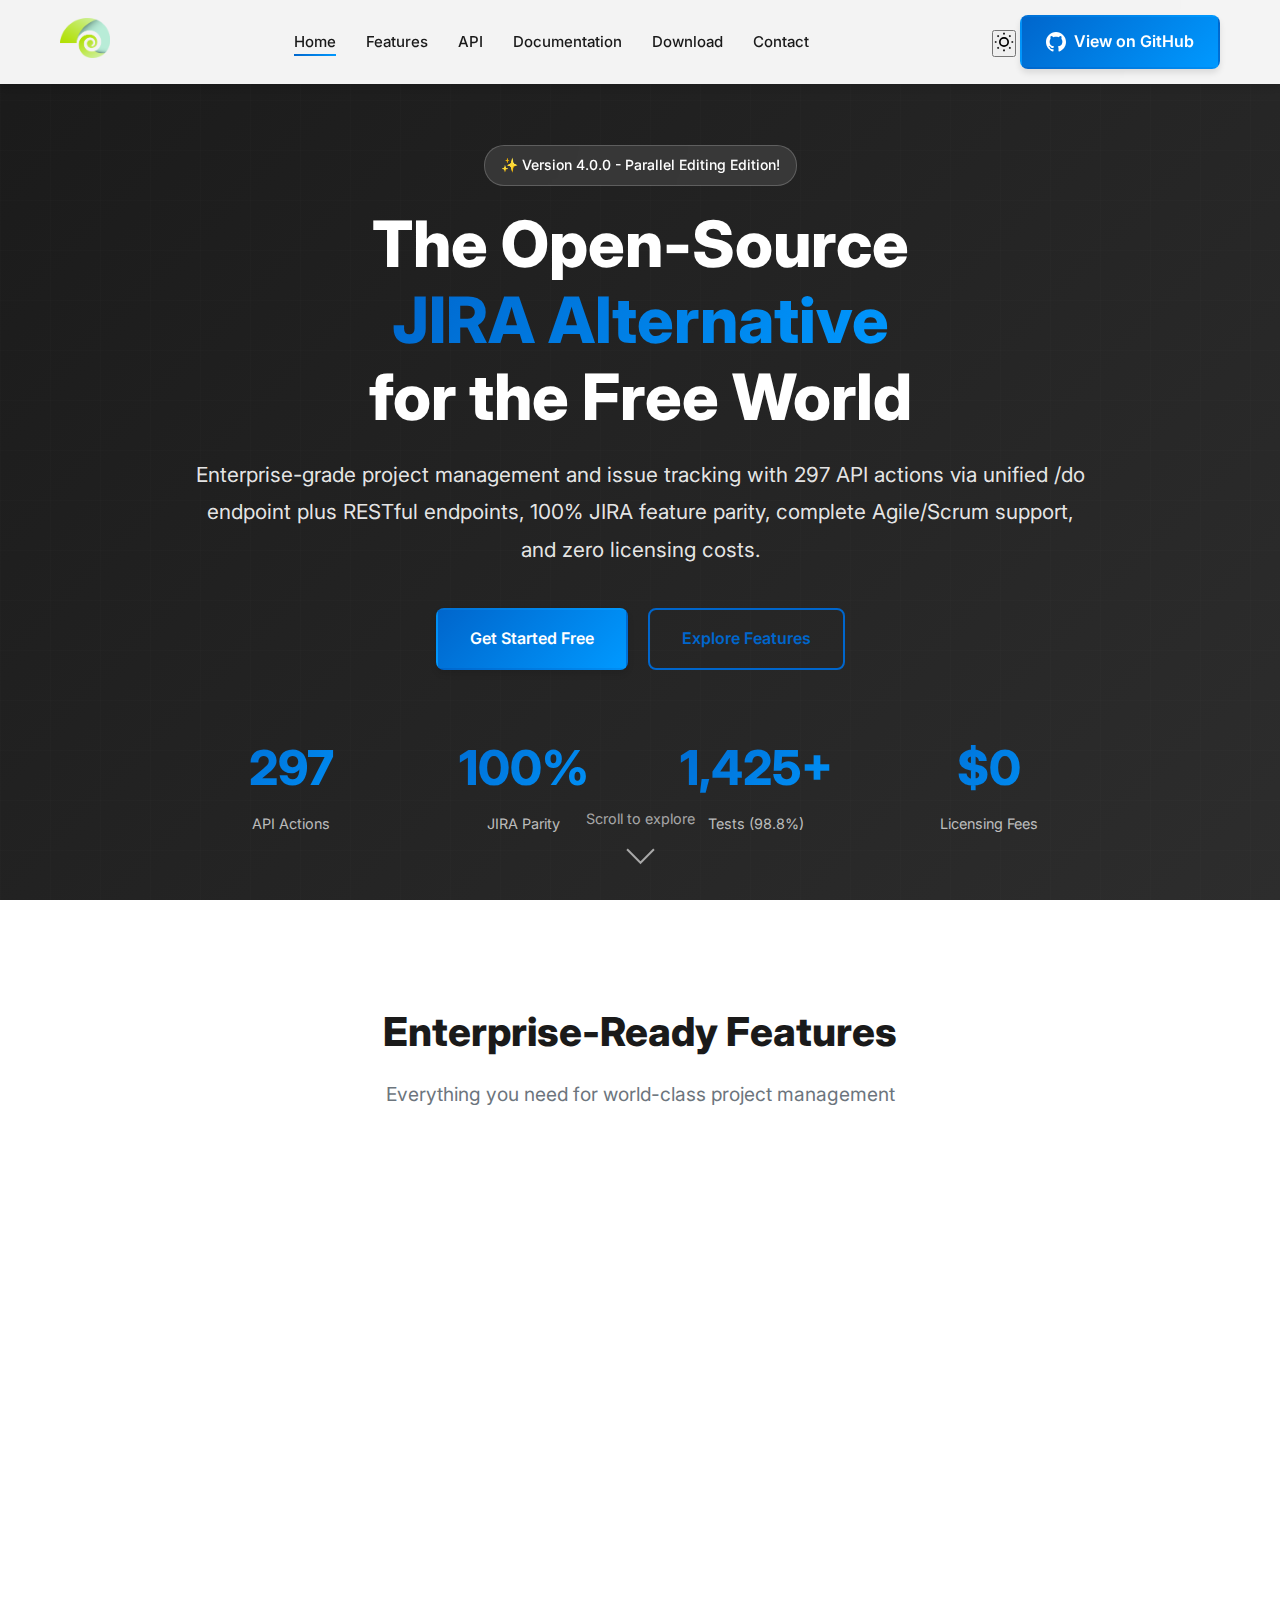
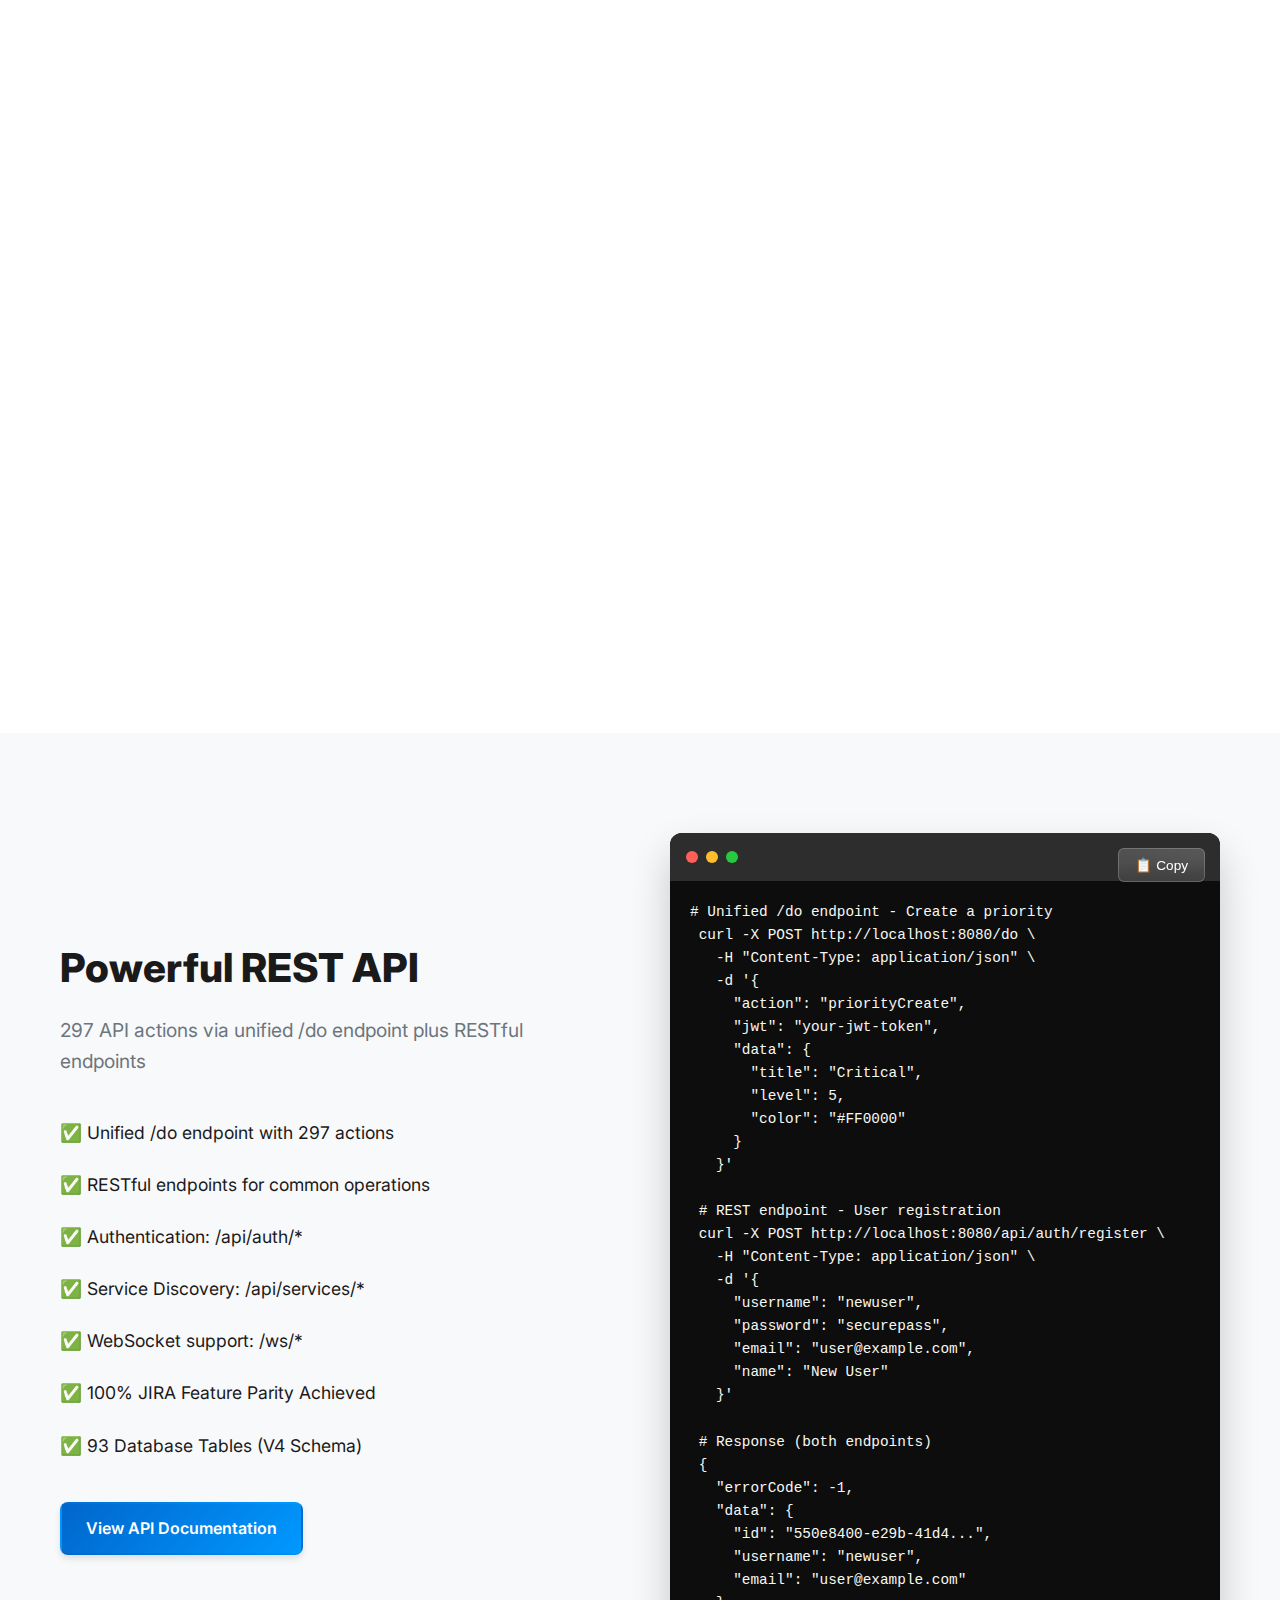
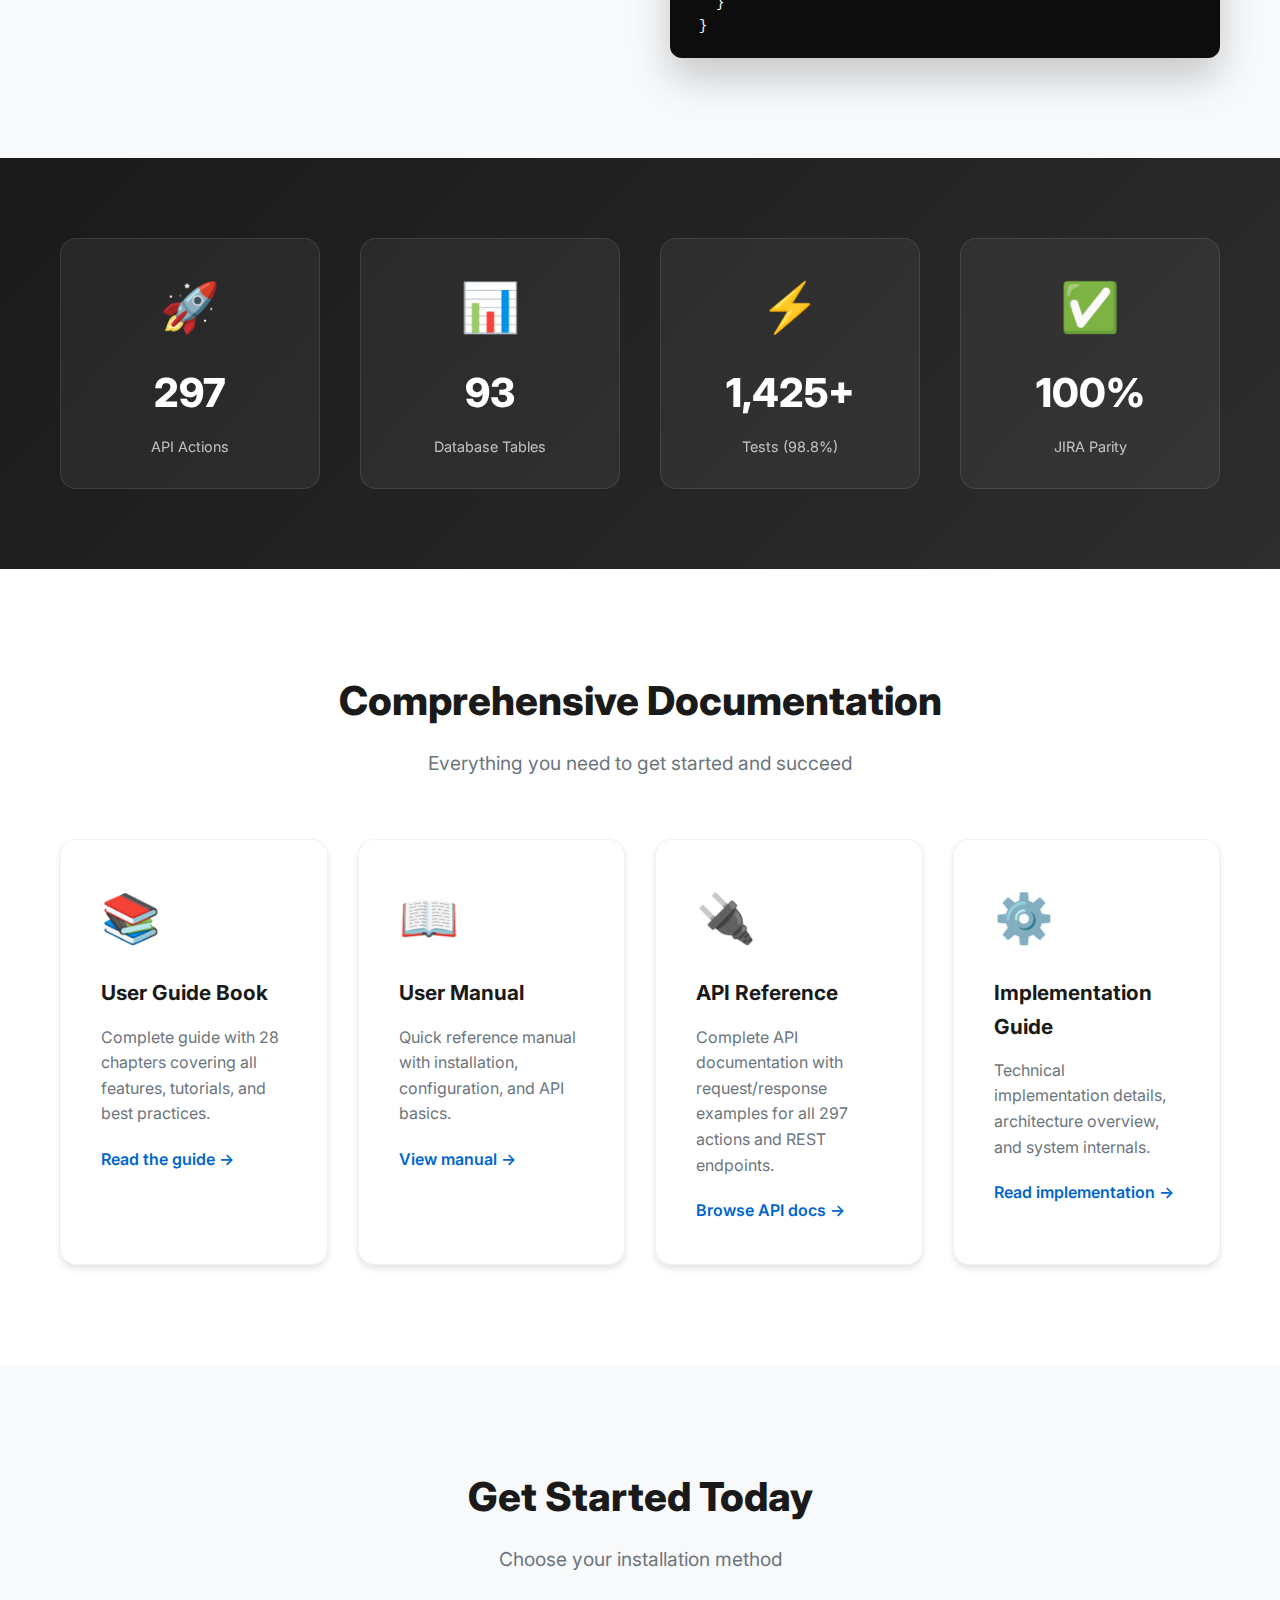
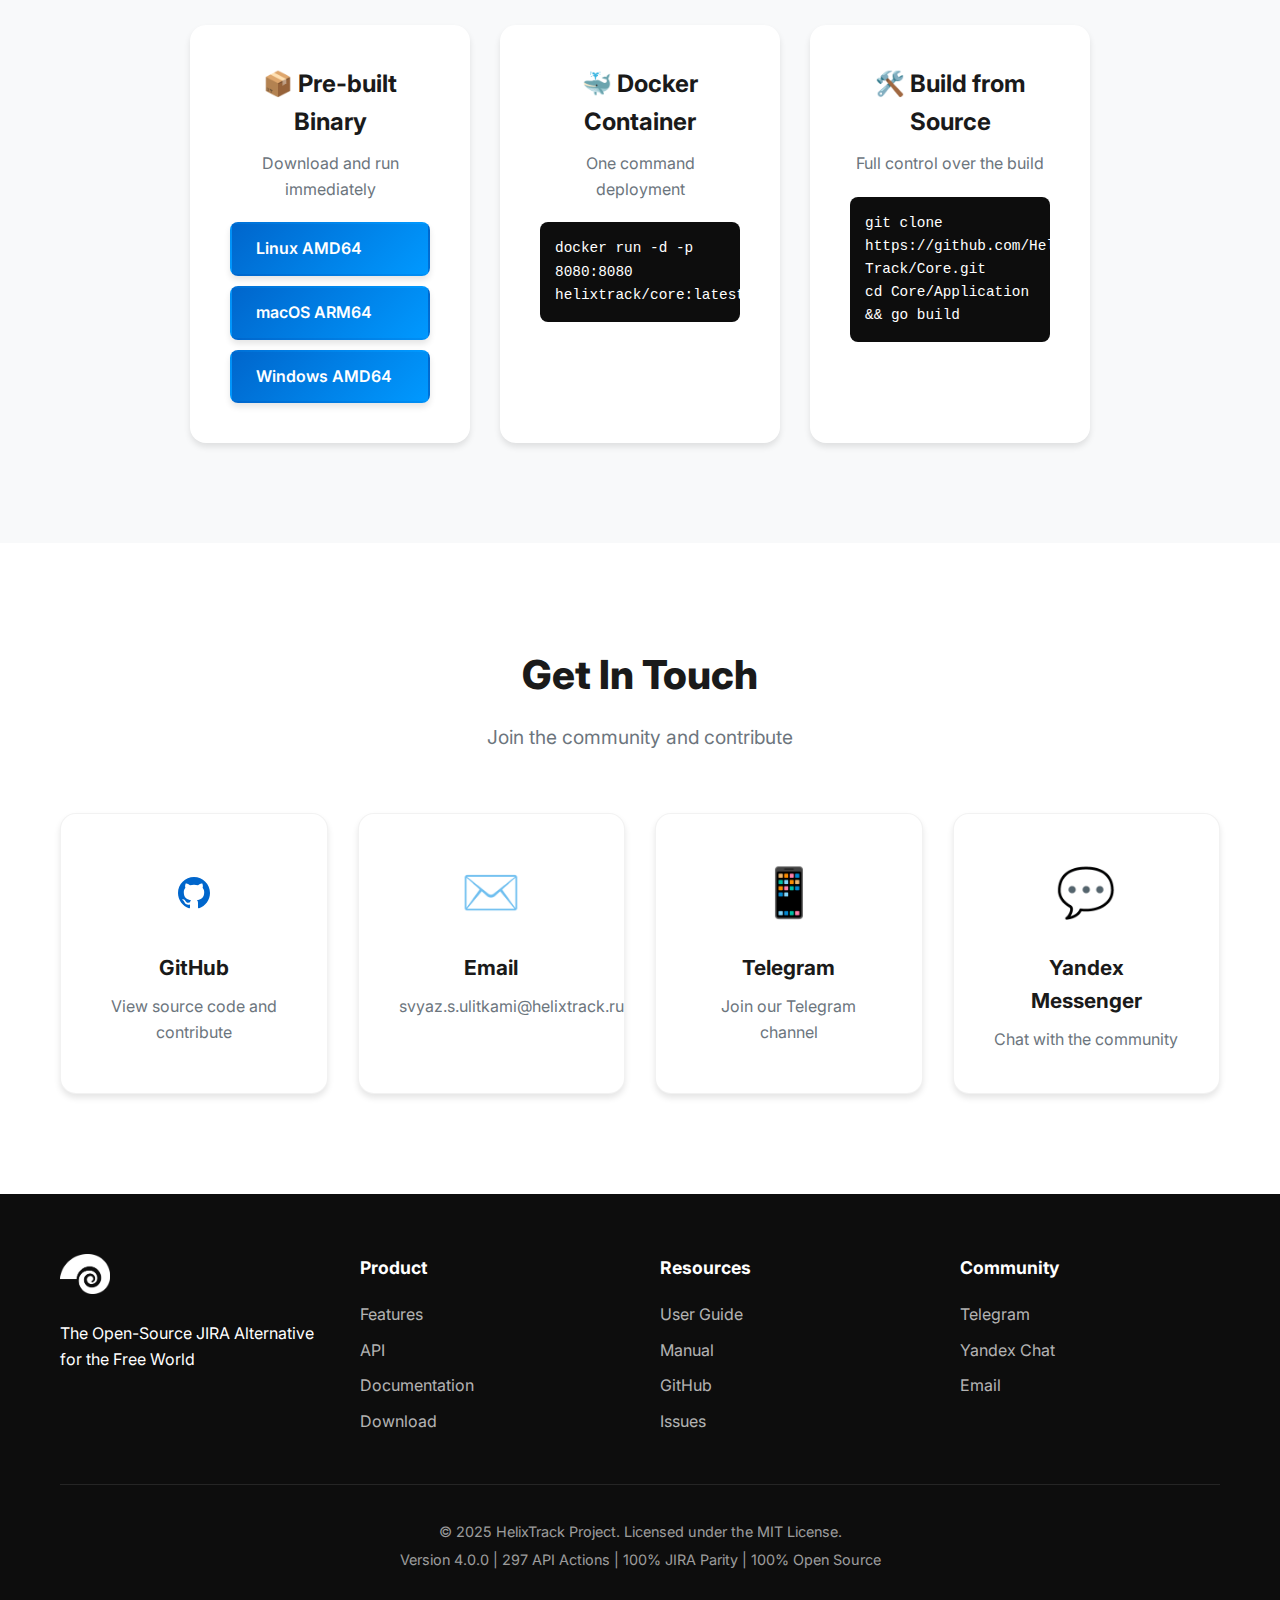
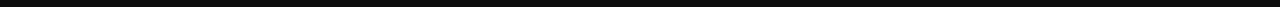
<file: docs/index.html>
<!DOCTYPE html>
<html lang="en">
<head>
    <meta charset="UTF-8">
    <meta name="viewport" content="width=device-width, initial-scale=1.0">
     <meta name="description" content="HelixTrack Core - The Open-Source JIRA Alternative for the Free World. 297 API actions via unified /do endpoint plus RESTful endpoints, 100% JIRA parity, full Agile/Scrum support, and enterprise-ready features.">
    <meta name="keywords" content="JIRA alternative, open source, project management, issue tracking, agile, scrum, free software">
    <meta name="author" content="HelixTrack Project">
    <title>HelixTrack Core - Open-Source JIRA Alternative for the Free World</title>
    <link rel="stylesheet" href="style.css">
    <link rel="preconnect" href="https://fonts.googleapis.com">
    <link rel="preconnect" href="https://fonts.gstatic.com" crossorigin>
     <link href="https://fonts.googleapis.com/css2?family=Inter:wght@300;400;500;600;700;800&family=Poppins:wght@300;400;500;600;700;800&display=swap" rel="stylesheet">
</head>
<body>
    <!-- Navigation -->
    <nav class="navbar">
        <div class="container">
            <div class="nav-wrapper">
                 <div class="logo">
                      <img src="assets/Logo.png" alt="HelixTrack Logo" class="logo-img">
                 </div>
                <ul class="nav-menu">
                    <li><a href="#home" class="nav-link active">Home</a></li>
                    <li><a href="#features" class="nav-link">Features</a></li>
                    <li><a href="#api" class="nav-link">API</a></li>
                    <li><a href="#docs" class="nav-link">Documentation</a></li>
                    <li><a href="#download" class="nav-link">Download</a></li>
                    <li><a href="#contact" class="nav-link">Contact</a></li>
                </ul>
                 <div class="nav-cta">
                     <button id="theme-toggle" class="theme-toggle-btn" aria-label="Toggle theme">
                         <svg class="theme-icon" width="20" height="20" viewBox="0 0 24 24" fill="none" stroke="currentColor" stroke-width="2">
                             <circle cx="12" cy="12" r="5"/>
                             <path d="M12 1v2M12 21v2M4.22 4.22l1.42 1.42M18.36 18.36l1.42 1.42M1 12h2M21 12h2M4.22 19.78l1.42-1.42M18.36 5.64l1.42-1.42"/>
                         </svg>
                     </button>
                     <a href="https://github.com/Helix-Track/Core" class="btn btn-primary" target="_blank">
                         <svg width="20" height="20" viewBox="0 0 24 24" fill="currentColor">
                             <path d="M12 0c-6.626 0-12 5.373-12 12 0 5.302 3.438 9.8 8.207 11.387.599.111.793-.261.793-.577v-2.234c-3.338.726-4.033-1.416-4.033-1.416-.546-1.387-1.333-1.756-1.333-1.756-1.089-.745.083-.729.083-.729 1.205.084 1.839 1.237 1.839 1.237 1.07 1.834 2.807 1.304 3.492.997.107-.775.418-1.305.762-1.604-2.665-.305-5.467-1.334-5.467-5.931 0-1.311.469-2.381 1.236-3.221-.124-.303-.535-1.524.117-3.176 0 0 1.008-.322 3.301 1.23.957-.266 1.983-.399 3.003-.404 1.02.005 2.047.138 3.006.404 2.291-1.552 3.297-1.23 3.297-1.23.653 1.653.242 2.874.118 3.176.77.84 1.235 1.911 1.235 3.221 0 4.609-2.807 5.624-5.479 5.921.43.372.823 1.102.823 2.222v3.293c0 .319.192.694.801.576 4.765-1.589 8.199-6.086 8.199-11.386 0-6.627-5.373-12-12-12z"/>
                         </svg>
                         View on GitHub
                     </a>
                 </div>
                <div class="hamburger">
                    <span></span>
                    <span></span>
                    <span></span>
                </div>
            </div>
        </div>
    </nav>

    <!-- Hero Section -->
    <section id="home" class="hero">
        <div class="hero-background">
            <div class="hero-grid"></div>
        </div>
        <div class="container">
            <div class="hero-content">
                <div class="hero-badge">
                    <span class="badge">✨ Version 4.0.0 - Parallel Editing Edition!</span>
                </div>
                <h1 class="hero-title">
                    The Open-Source<br>
                    <span class="gradient-text">JIRA Alternative</span><br>
                    for the Free World
                </h1>
                 <p class="hero-subtitle">
                      Enterprise-grade project management and issue tracking with 297 API actions via unified /do endpoint plus RESTful endpoints,
                      100% JIRA feature parity, complete Agile/Scrum support, and zero licensing costs.
                 </p>
                <div class="hero-cta">
                    <a href="#download" class="btn btn-large btn-primary">Get Started Free</a>
                    <a href="#features" class="btn btn-large btn-outline">Explore Features</a>
                </div>
                 <div class="hero-stats">
                      <div class="stat">
                           <div class="stat-number">297</div>
                           <div class="stat-label">API Actions</div>
                      </div>
                     <div class="stat">
                         <div class="stat-number">100%</div>
                         <div class="stat-label">JIRA Parity</div>
                     </div>
                     <div class="stat">
                         <div class="stat-number">1,425+</div>
                         <div class="stat-label">Tests (98.8%)</div>
                     </div>
                     <div class="stat">
                         <div class="stat-number">$0</div>
                         <div class="stat-label">Licensing Fees</div>
                     </div>
                 </div>
            </div>
        </div>
        <div class="scroll-indicator">
            <span>Scroll to explore</span>
            <div class="scroll-arrow"></div>
        </div>
    </section>

    <!-- Features Section -->
    <section id="features" class="features">
        <div class="container">
            <div class="section-header">
                <h2 class="section-title">Enterprise-Ready Features</h2>
                <p class="section-subtitle">Everything you need for world-class project management</p>
            </div>
            <div class="features-grid">
                <div class="feature-card" data-animation="fade-up">
                    <div class="feature-icon">
                        <svg width="48" height="48" viewBox="0 0 24 24" fill="none" stroke="currentColor" stroke-width="2">
                            <path d="M12 2L2 7l10 5 10-5-10-5z"/>
                            <path d="M2 17l10 5 10-5M2 12l10 5 10-5"/>
                        </svg>
                    </div>
                    <h3>API-First Architecture</h3>
                     <p>297 API actions via unified /do endpoint plus RESTful endpoints providing complete programmatic access to all features. Build your own UI or integrate with existing tools.</p>
                </div>

                <div class="feature-card" data-animation="fade-up" data-delay="100">
                    <div class="feature-icon">
                        <svg width="48" height="48" viewBox="0 0 24 24" fill="none" stroke="currentColor" stroke-width="2">
                            <rect x="3" y="3" width="18" height="18" rx="2"/>
                            <path d="M9 3v18M15 3v18M3 9h18M3 15h18"/>
                        </svg>
                    </div>
                    <h3>Agile & Scrum</h3>
                    <p>Full support for Kanban boards, sprint planning, story points, velocity tracking, and burndown charts.</p>
                </div>

                <div class="feature-card" data-animation="fade-up" data-delay="200">
                    <div class="feature-icon">
                        <svg width="48" height="48" viewBox="0 0 24 24" fill="none" stroke="currentColor" stroke-width="2">
                            <path d="M21 16V8a2 2 0 0 0-1-1.73l-7-4a2 2 0 0 0-2 0l-7 4A2 2 0 0 0 3 8v8a2 2 0 0 0 1 1.73l7 4a2 2 0 0 0 2 0l7-4A2 2 0 0 0 21 16z"/>
                            <polyline points="3.27 6.96 12 12.01 20.73 6.96"/>
                            <line x1="12" y1="22.08" x2="12" y2="12"/>
                        </svg>
                    </div>
                    <h3>Custom Workflows</h3>
                    <p>Design workflows that match your process. Define statuses, transitions, and ticket types for any methodology.</p>
                </div>

                <div class="feature-card" data-animation="fade-up" data-delay="300">
                    <div class="feature-icon">
                        <svg width="48" height="48" viewBox="0 0 24 24" fill="none" stroke="currentColor" stroke-width="2">
                            <path d="M17 21v-2a4 4 0 0 0-4-4H5a4 4 0 0 0-4 4v2"/>
                            <circle cx="9" cy="7" r="4"/>
                            <path d="M23 21v-2a4 4 0 0 0-3-3.87"/>
                            <path d="M16 3.13a4 4 0 0 1 0 7.75"/>
                        </svg>
                    </div>
                    <h3>Multi-Tenancy</h3>
                    <p>Enterprise-ready with account → organization → team hierarchy. Perfect for agencies and large organizations.</p>
                </div>

                <div class="feature-card" data-animation="fade-up" data-delay="400">
                    <div class="feature-icon">
                        <svg width="48" height="48" viewBox="0 0 24 24" fill="none" stroke="currentColor" stroke-width="2">
                            <circle cx="12" cy="12" r="3"/>
                            <path d="M19.4 15a1.65 1.65 0 0 0 .33 1.82l.06.06a2 2 0 0 1 0 2.83 2 2 0 0 1-2.83 0l-.06-.06a1.65 1.65 0 0 0-1.82-.33 1.65 1.65 0 0 0-1 1.51V21a2 2 0 0 1-2 2 2 2 0 0 1-2-2v-.09A1.65 1.65 0 0 0 9 19.4a1.65 1.65 0 0 0-1.82.33l-.06.06a2 2 0 0 1-2.83 0 2 2 0 0 1 0-2.83l.06-.06a1.65 1.65 0 0 0 .33-1.82 1.65 1.65 0 0 0-1.51-1H3a2 2 0 0 1-2-2 2 2 0 0 1 2-2h.09A1.65 1.65 0 0 0 4.6 9a1.65 1.65 0 0 0-.33-1.82l-.06-.06a2 2 0 0 1 0-2.83 2 2 0 0 1 2.83 0l.06.06a1.65 1.65 0 0 0 1.82.33H9a1.65 1.65 0 0 0 1-1.51V3a2 2 0 0 1 2-2 2 2 0 0 1 2 2v.09a1.65 1.65 0 0 0 1 1.51 1.65 1.65 0 0 0 1.82-.33l.06-.06a2 2 0 0 1 2.83 0 2 2 0 0 1 0 2.83l-.06.06a1.65 1.65 0 0 0-.33 1.82V9a1.65 1.65 0 0 0 1.51 1H21a2 2 0 0 1 2 2 2 2 0 0 1-2 2h-.09a1.65 1.65 0 0 0-1.51 1z"/>
                        </svg>
                    </div>
                    <h3>Custom Fields</h3>
                    <p>11 field types including text, number, date, select, multi-select, and more. Adapt to any workflow.</p>
                </div>

                 <div class="feature-card" data-animation="fade-up" data-delay="500">
                     <div class="feature-icon">
                         <svg width="48" height="48" viewBox="0 0 24 24" fill="none" stroke="currentColor" stroke-width="2">
                             <path d="M17 21v-2a4 4 0 0 0-4-4H5a4 4 0 0 0-4 4v2"/>
                             <circle cx="9" cy="7" r="4"/>
                             <path d="M23 21v-2a4 4 0 0 0-3-3.87"/>
                             <path d="M16 3.13a4 4 0 0 1 0 7.75"/>
                         </svg>
                     </div>
                     <h3>Parallel Editing</h3>
                     <p>Real-time collaboration with optimistic locking, conflict resolution, and complete change history tracking for all entities.</p>
                 </div>

                 <div class="feature-card" data-animation="fade-up" data-delay="600">
                     <div class="feature-icon">
                         <svg width="48" height="48" viewBox="0 0 24 24" fill="none" stroke="currentColor" stroke-width="2">
                             <circle cx="9" cy="21" r="1"/>
                             <circle cx="20" cy="21" r="1"/>
                             <path d="M1 1h4l2.68 13.39a2 2 0 0 0 2 1.61h9.72a2 2 0 0 0 2-1.61L23 6H6"/>
                         </svg>
                     </div>
                     <h3>Zero Cost</h3>
                     <p>Completely free and open source. No per-user fees, no hidden costs, no vendor lock-in. Deploy anywhere.</p>
                 </div>
            </div>
        </div>
    </section>

    <!-- API Section -->
    <section id="api" class="api-section">
        <div class="container">
            <div class="api-content">
                <div class="api-text">
                    <h2 class="section-title">Powerful REST API</h2>
                     <p class="section-subtitle">297 API actions via unified /do endpoint plus RESTful endpoints</p>
                      <ul class="api-features-list">
                           <li>✅ Unified /do endpoint with 297 actions</li>
                          <li>✅ RESTful endpoints for common operations</li>
                          <li>✅ Authentication: /api/auth/*</li>
                          <li>✅ Service Discovery: /api/services/*</li>
                          <li>✅ WebSocket support: /ws/*</li>
                          <li>✅ 100% JIRA Feature Parity Achieved</li>
                           <li>✅ 93 Database Tables (V4 Schema)</li>
                      </ul>
                       <a href="api.html" class="btn btn-primary">View API Documentation</a>
                </div>
                <div class="api-code">
                    <div class="code-window">
                        <div class="code-header">
                            <span class="code-dot"></span>
                            <span class="code-dot"></span>
                            <span class="code-dot"></span>
                            <span class="code-title">curl example</span>
                        </div>
                         <pre><code class="language-bash"># Unified /do endpoint - Create a priority
 curl -X POST http://localhost:8080/do \
   -H "Content-Type: application/json" \
   -d '{
     "action": "priorityCreate",
     "jwt": "your-jwt-token",
     "data": {
       "title": "Critical",
       "level": 5,
       "color": "#FF0000"
     }
   }'

 # REST endpoint - User registration
 curl -X POST http://localhost:8080/api/auth/register \
   -H "Content-Type: application/json" \
   -d '{
     "username": "newuser",
     "password": "securepass",
     "email": "user@example.com",
     "name": "New User"
   }'

 # Response (both endpoints)
 {
   "errorCode": -1,
   "data": {
     "id": "550e8400-e29b-41d4...",
     "username": "newuser",
     "email": "user@example.com"
   }
 }</code></pre>
                    </div>
                </div>
            </div>
        </div>
    </section>

    <!-- Statistics Section -->
    <section class="stats-section">
        <div class="container">
             <div class="stats-grid">
                 <div class="stat-card">
                     <div class="stat-icon">🚀</div>
                     <div class="stat-value">297</div>
                     <div class="stat-label">API Actions</div>
                 </div>
                 <div class="stat-card">
                     <div class="stat-icon">📊</div>
                     <div class="stat-value">93</div>
                     <div class="stat-label">Database Tables</div>
                 </div>
                 <div class="stat-card">
                     <div class="stat-icon">⚡</div>
                     <div class="stat-value">1,425+</div>
                     <div class="stat-label">Tests (98.8%)</div>
                 </div>
                 <div class="stat-card">
                     <div class="stat-icon">✅</div>
                     <div class="stat-value">100%</div>
                     <div class="stat-label">JIRA Parity</div>
                 </div>
             </div>
        </div>
    </section>

    <!-- Documentation Section -->
    <section id="docs" class="docs-section">
        <div class="container">
            <div class="section-header">
                <h2 class="section-title">Comprehensive Documentation</h2>
                <p class="section-subtitle">Everything you need to get started and succeed</p>
            </div>
             <div class="docs-grid">
                   <a href="book/index.html" class="doc-card">
                       <div class="doc-icon">📚</div>
                       <h3>User Guide Book</h3>
                       <p>Complete guide with 28 chapters covering all features, tutorials, and best practices.</p>
                       <span class="doc-link">Read the guide →</span>
                   </a>
                   <a href="manual.html" class="doc-card">
                       <div class="doc-icon">📖</div>
                       <h3>User Manual</h3>
                       <p>Quick reference manual with installation, configuration, and API basics.</p>
                       <span class="doc-link">View manual →</span>
                   </a>
                   <a href="api.html" class="doc-card">
                       <div class="doc-icon">🔌</div>
                       <h3>API Reference</h3>
                         <p>Complete API documentation with request/response examples for all 297 actions and REST endpoints.</p>
                       <span class="doc-link">Browse API docs →</span>
                   </a>
                   <a href="implementation.html" class="doc-card">
                       <div class="doc-icon">⚙️</div>
                       <h3>Implementation Guide</h3>
                       <p>Technical implementation details, architecture overview, and system internals.</p>
                       <span class="doc-link">Read implementation →</span>
                   </a>
             </div>
        </div>
    </section>

    <!-- Download Section -->
    <section id="download" class="download-section">
        <div class="container">
            <div class="download-content">
                <h2 class="section-title">Get Started Today</h2>
                <p class="section-subtitle">Choose your installation method</p>
                <div class="download-methods">
                    <div class="download-method">
                        <h3>📦 Pre-built Binary</h3>
                        <p>Download and run immediately</p>
                        <div class="download-links">
                            <a href="https://github.com/Helix-Track/Core/releases" class="btn btn-primary">Linux AMD64</a>
                            <a href="https://github.com/Helix-Track/Core/releases" class="btn btn-primary">macOS ARM64</a>
                            <a href="https://github.com/Helix-Track/Core/releases" class="btn btn-primary">Windows AMD64</a>
                        </div>
                    </div>
                    <div class="download-method">
                        <h3>🐳 Docker Container</h3>
                        <p>One command deployment</p>
                        <div class="code-snippet">
                            <code>docker run -d -p 8080:8080 helixtrack/core:latest</code>
                        </div>
                    </div>
                    <div class="download-method">
                        <h3>🛠️ Build from Source</h3>
                        <p>Full control over the build</p>
                        <div class="code-snippet">
                            <code>git clone https://github.com/Helix-Track/Core.git<br>cd Core/Application && go build</code>
                        </div>
                    </div>
                </div>
            </div>
        </div>
    </section>

    <!-- Contact Section -->
    <section id="contact" class="contact-section">
        <div class="container">
            <div class="section-header">
                <h2 class="section-title">Get In Touch</h2>
                <p class="section-subtitle">Join the community and contribute</p>
            </div>
            <div class="contact-grid">
                <a href="https://github.com/Helix-Track/Core" class="contact-card" target="_blank">
                    <div class="contact-icon">
                        <svg width="32" height="32" viewBox="0 0 24 24" fill="currentColor">
                            <path d="M12 0c-6.626 0-12 5.373-12 12 0 5.302 3.438 9.8 8.207 11.387.599.111.793-.261.793-.577v-2.234c-3.338.726-4.033-1.416-4.033-1.416-.546-1.387-1.333-1.756-1.333-1.756-1.089-.745.083-.729.083-.729 1.205.084 1.839 1.237 1.839 1.237 1.07 1.834 2.807 1.304 3.492.997.107-.775.418-1.305.762-1.604-2.665-.305-5.467-1.334-5.467-5.931 0-1.311.469-2.381 1.236-3.221-.124-.303-.535-1.524.117-3.176 0 0 1.008-.322 3.301 1.23.957-.266 1.983-.399 3.003-.404 1.02.005 2.047.138 3.006.404 2.291-1.552 3.297-1.23 3.297-1.23.653 1.653.242 2.874.118 3.176.77.84 1.235 1.911 1.235 3.221 0 4.609-2.807 5.624-5.479 5.921.43.372.823 1.102.823 2.222v3.293c0 .319.192.694.801.576 4.765-1.589 8.199-6.086 8.199-11.386 0-6.627-5.373-12-12-12z"/>
                        </svg>
                    </div>
                    <h3>GitHub</h3>
                    <p>View source code and contribute</p>
                </a>
                <a href="mailto:svyaz.s.ulitkami@helixtrack.ru" class="contact-card">
                    <div class="contact-icon">✉️</div>
                    <h3>Email</h3>
                    <p>svyaz.s.ulitkami@helixtrack.ru</p>
                </a>
                <a href="https://t.me/helixtrack" class="contact-card" target="_blank">
                    <div class="contact-icon">📱</div>
                    <h3>Telegram</h3>
                    <p>Join our Telegram channel</p>
                </a>
                <a href="https://yandex.ru/chat/#/join/8813765f-4288-49e9-8c65-1e088f988587" class="contact-card" target="_blank">
                    <div class="contact-icon">💬</div>
                    <h3>Yandex Messenger</h3>
                    <p>Chat with the community</p>
                </a>
            </div>
        </div>
    </section>

    <!-- Footer -->
    <footer class="footer">
        <div class="container">
            <div class="footer-content">
                 <div class="footer-section">
                     <img src="assets/Logo.png" alt="HelixTrack Logo" class="footer-logo">
                     <p>The Open-Source JIRA Alternative for the Free World</p>
                 </div>
                <div class="footer-section">
                    <h4>Product</h4>
                    <ul>
                        <li><a href="#features">Features</a></li>
                        <li><a href="#api">API</a></li>
                        <li><a href="#docs">Documentation</a></li>
                        <li><a href="#download">Download</a></li>
                    </ul>
                </div>
                 <div class="footer-section">
                     <h4>Resources</h4>
                       <ul>
                           <li><a href="book/index.html">User Guide</a></li>
                           <li><a href="manual.html">Manual</a></li>
                           <li><a href="https://github.com/Helix-Track/Core">GitHub</a></li>
                           <li><a href="https://github.com/Helix-Track/Core/issues">Issues</a></li>
                       </ul>
                 </div>
                <div class="footer-section">
                    <h4>Community</h4>
                    <ul>
                        <li><a href="https://t.me/helixtrack">Telegram</a></li>
                        <li><a href="https://yandex.ru/chat/#/join/8813765f-4288-49e9-8c65-1e088f988587">Yandex Chat</a></li>
                        <li><a href="mailto:svyaz.s.ulitkami@helixtrack.ru">Email</a></li>
                    </ul>
                </div>
            </div>
             <div class="footer-bottom">
                 <p>&copy; 2025 HelixTrack Project. Licensed under the MIT License.</p>
                   <p>Version 4.0.0 | 297 API Actions | 100% JIRA Parity | 100% Open Source</p>
             </div>
        </div>
    </footer>

    <script src="script.js"></script>
</body>
</html>
</file>
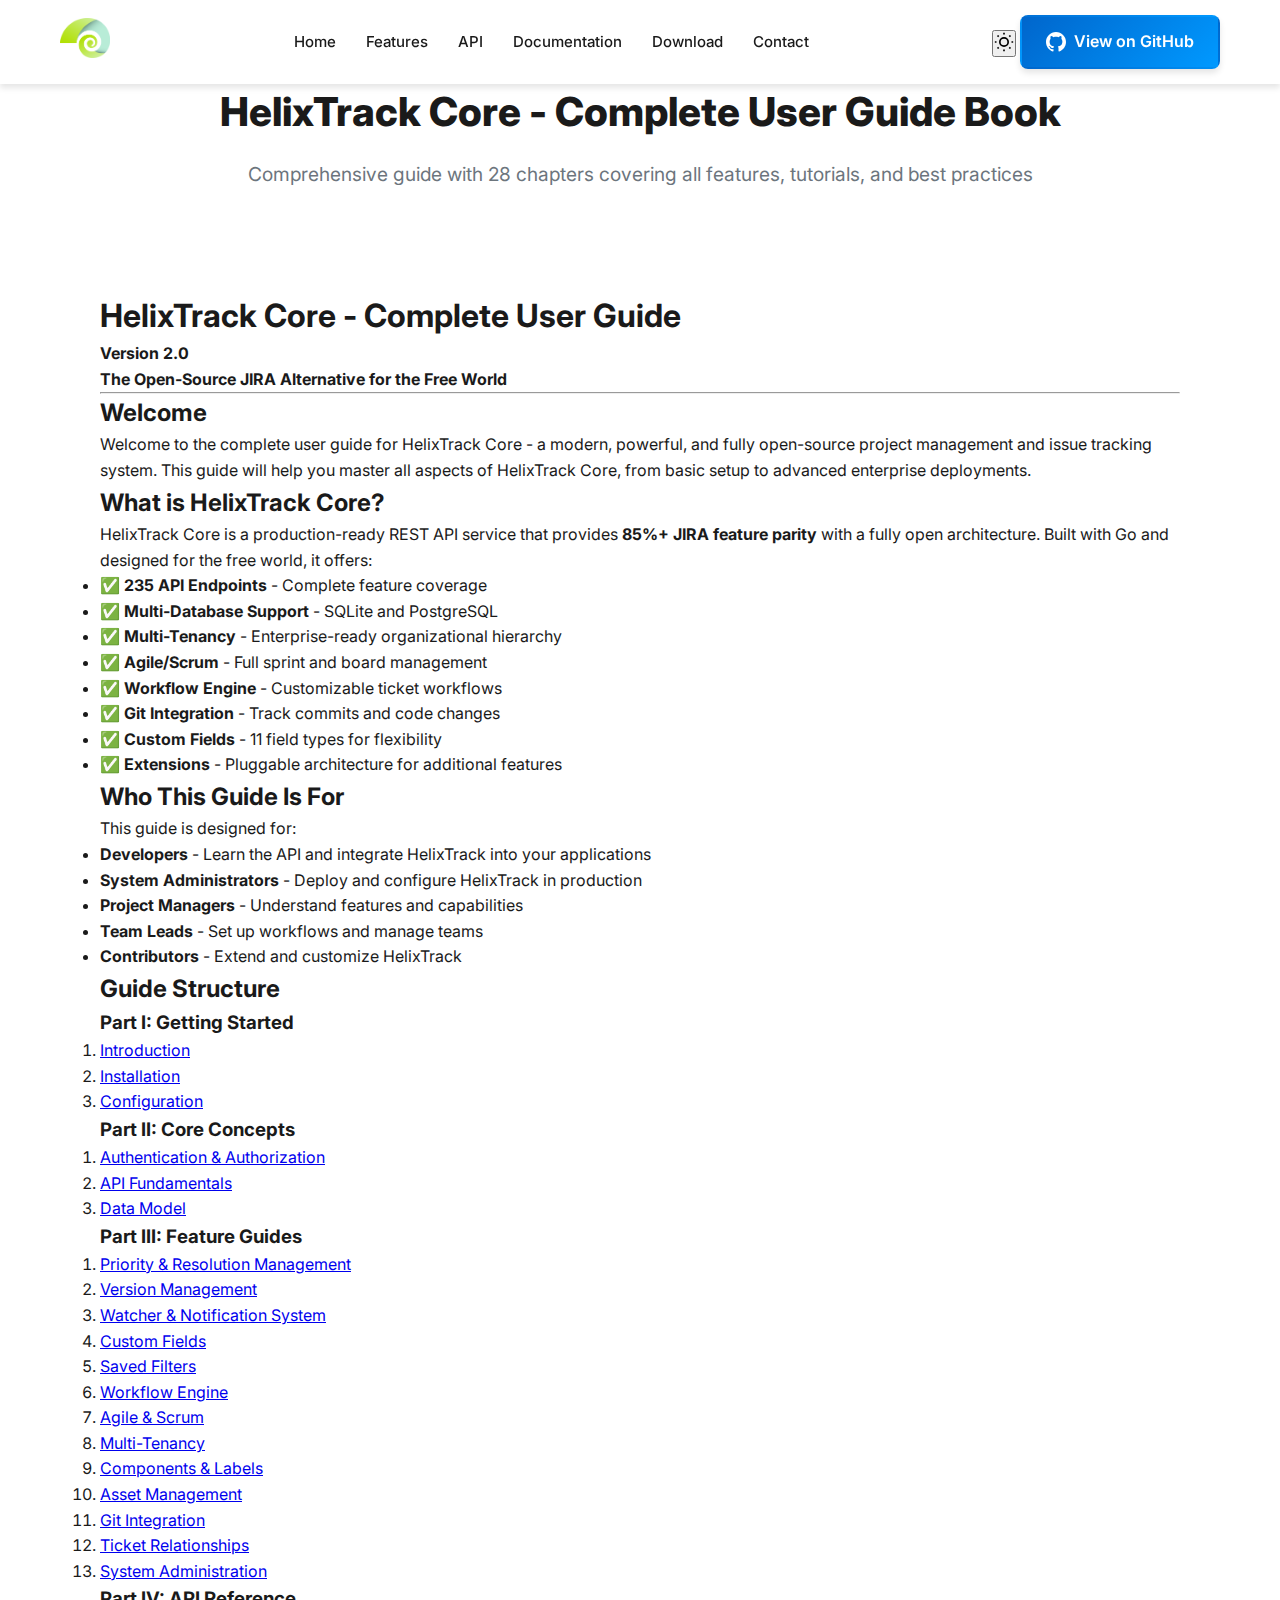
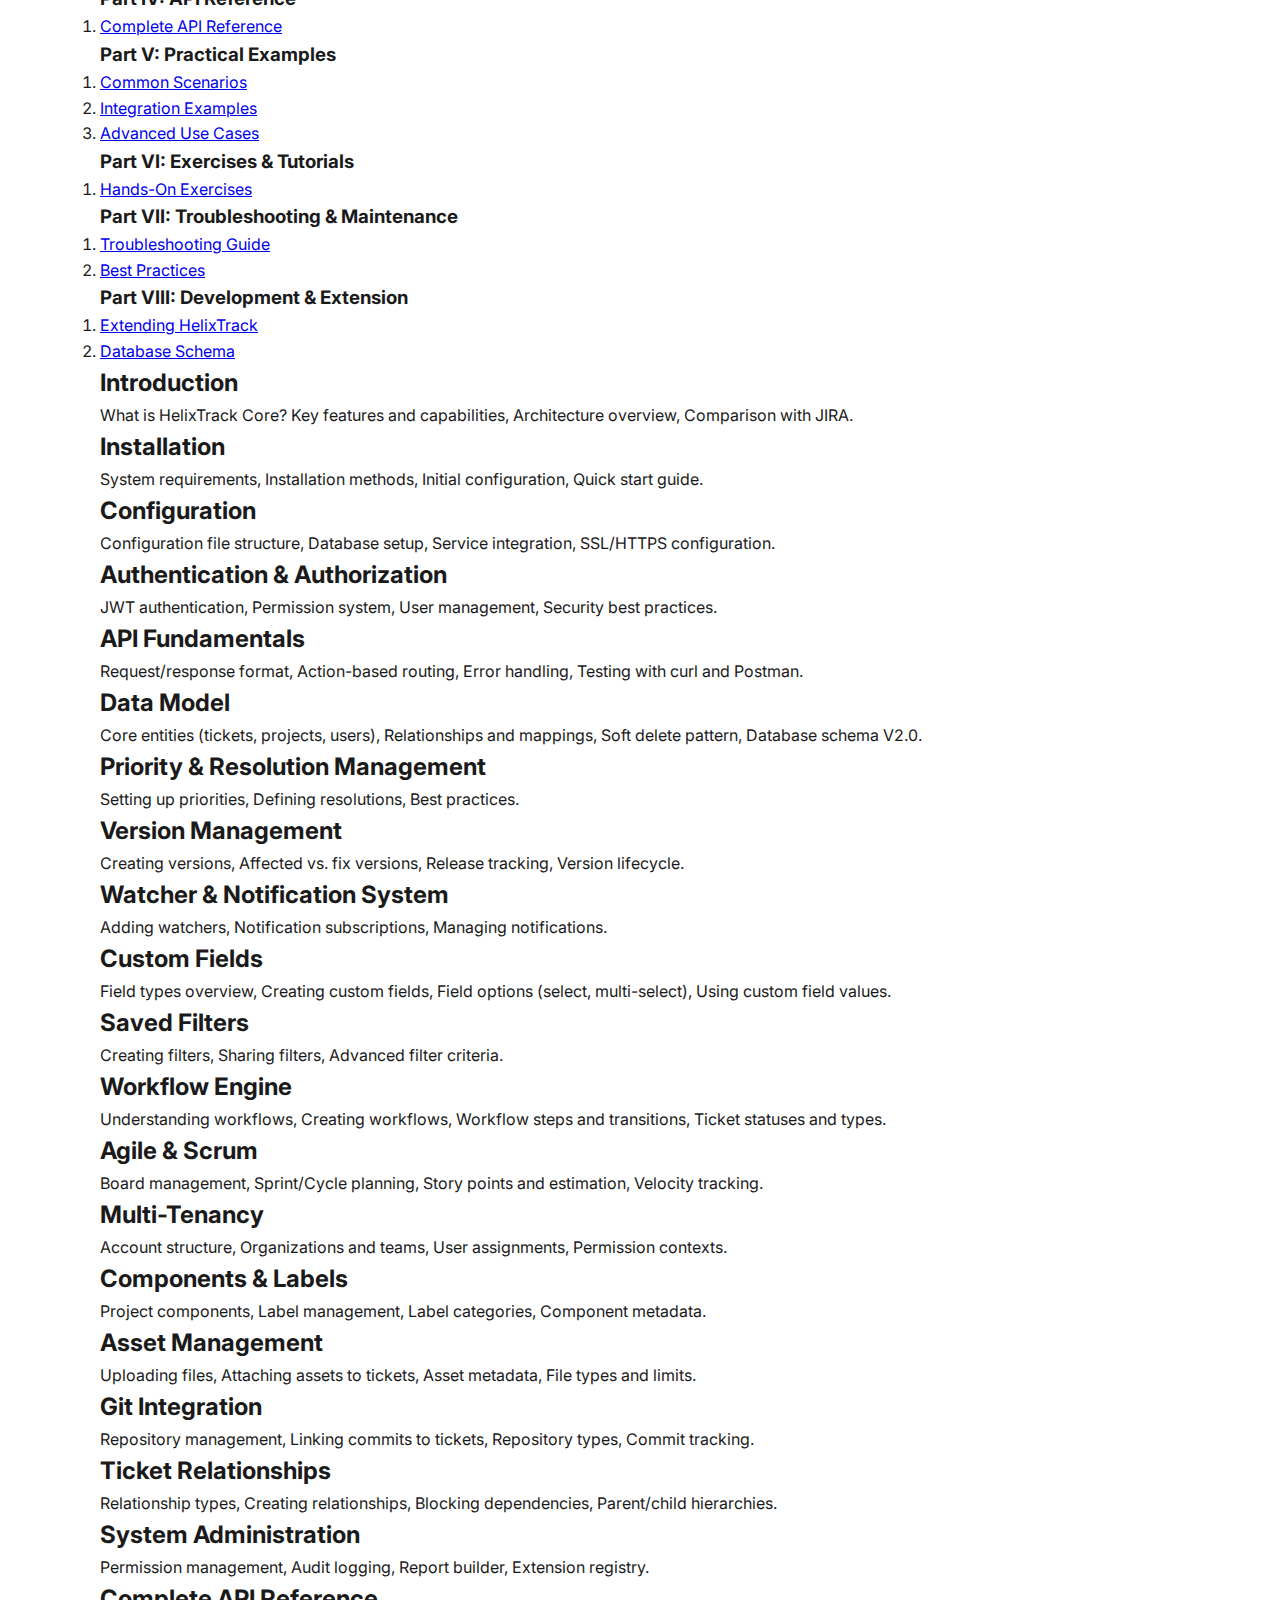
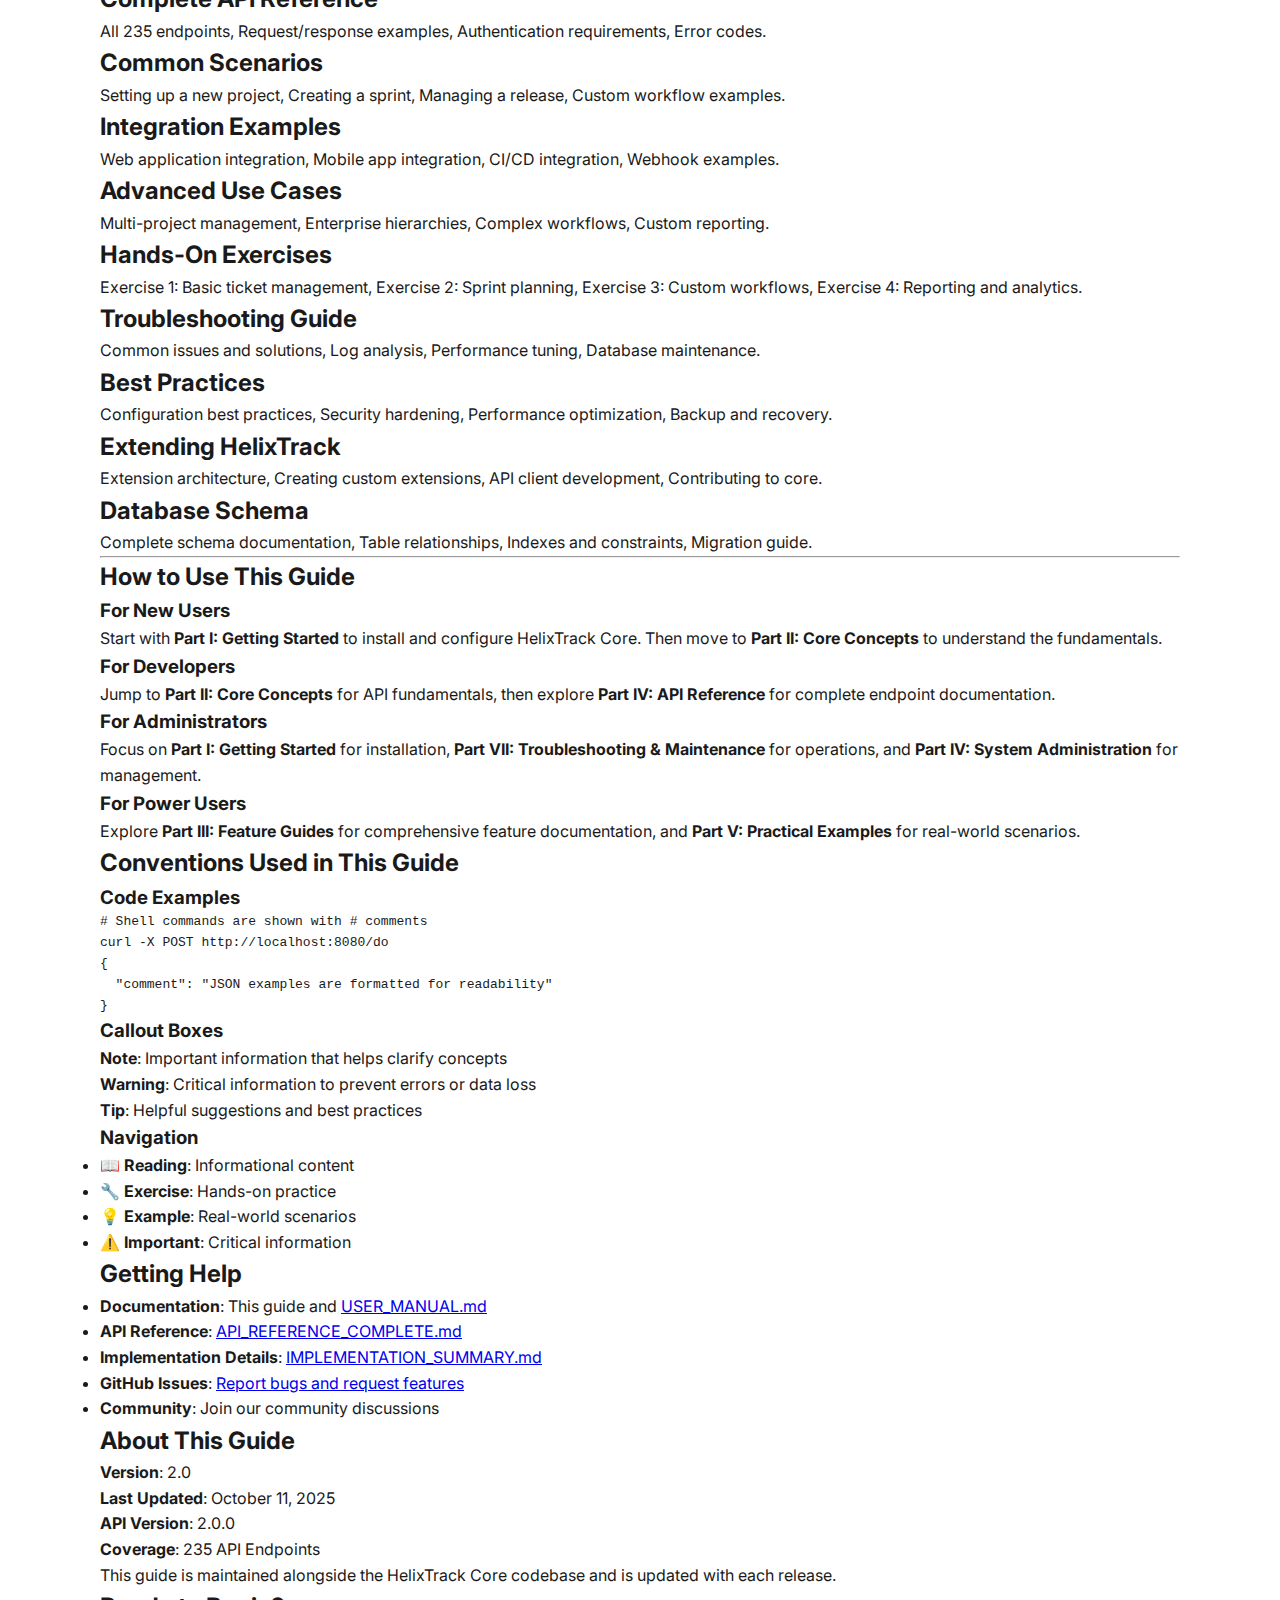
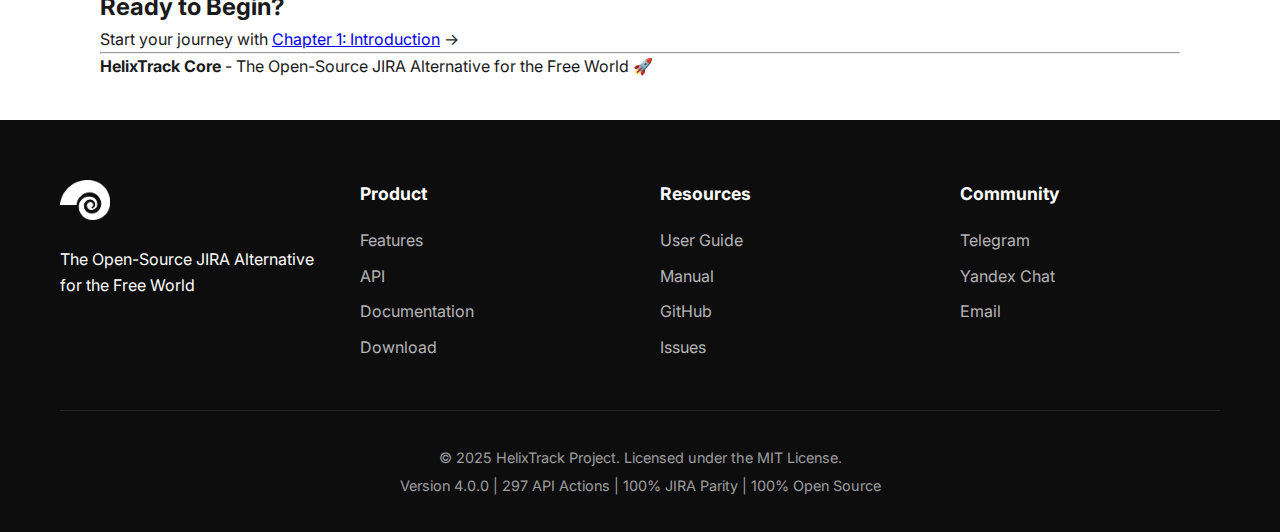
<file: docs/book/index.html>
<!DOCTYPE html>
<html lang="en">
<head>
    <meta charset="UTF-8">
    <meta name="viewport" content="width=device-width, initial-scale=1.0">
    <meta name="description" content="HelixTrack Core - Complete User Guide Book for the Open-Source JIRA Alternative">
    <meta name="keywords" content="HelixTrack, JIRA alternative, user guide, documentation, book">
    <meta name="author" content="HelixTrack Project">
    <title>HelixTrack Core - Complete User Guide Book</title>
    <link rel="stylesheet" href="../style.css">
    <link rel="preconnect" href="https://fonts.googleapis.com">
    <link rel="preconnect" href="https://fonts.gstatic.com" crossorigin>
    <link href="https://fonts.googleapis.com/css2?family=Inter:wght@300;400;500;600;700;800&family=Poppins:wght@300;400;500;600;700;800&display=swap" rel="stylesheet">
</head>
<body>
    <!-- Navigation -->
    <nav class="navbar">
        <div class="container">
            <div class="nav-wrapper">
                <div class="logo">
                    <img src="../assets/Logo.png" alt="HelixTrack Logo" class="logo-img">
                </div>
                <ul class="nav-menu">
                    <li><a href="../index.html" class="nav-link">Home</a></li>
                    <li><a href="../index.html#features" class="nav-link">Features</a></li>
                    <li><a href="../index.html#api" class="nav-link">API</a></li>
                    <li><a href="../index.html#docs" class="nav-link">Documentation</a></li>
                    <li><a href="../index.html#download" class="nav-link">Download</a></li>
                    <li><a href="../index.html#contact" class="nav-link">Contact</a></li>
                </ul>
                <div class="nav-cta">
                    <button id="theme-toggle" class="theme-toggle-btn" aria-label="Toggle theme">
                        <svg class="theme-icon" width="20" height="20" viewBox="0 0 24 24" fill="none" stroke="currentColor" stroke-width="2">
                            <circle cx="12" cy="12" r="5"/>
                            <path d="M12 1v2M12 21v2M4.22 4.22l1.42 1.42M18.36 18.36l1.42 1.42M1 12h2M21 12h2M4.22 19.78l1.42-1.42M18.36 5.64l1.42-1.42"/>
                        </svg>
                    </button>
                    <a href="https://github.com/Helix-Track/Core" class="btn btn-primary" target="_blank">
                        <svg width="20" height="20" viewBox="0 0 24 24" fill="currentColor">
                            <path d="M12 0c-6.626 0-12 5.373-12 12 0 5.302 3.438 9.8 8.207 11.387.599.111.793-.261.793-.577v-2.234c-3.338.726-4.033-1.416-4.033-1.416-.546-1.387-1.333-1.756-1.333-1.756-1.089-.745.083-.729.083-.729 1.205.084 1.839 1.237 1.839 1.237 1.07 1.834 2.807 1.304 3.492.997.107-.775.418-1.305.762-1.604-2.665-.305-5.467-1.334-5.467-5.931 0-1.311.469-2.381 1.236-3.221-.124-.303-.535-1.524.117-3.176 0 0 1.008-.322 3.301 1.23.957-.266 1.983-.399 3.003-.404 1.02.005 2.047.138 3.006.404 2.291-1.552 3.297-1.23 3.297-1.23.653 1.653.242 2.874.118 3.176.77.84 1.235 1.911 1.235 3.221 0 4.609-2.807 5.624-5.479 5.921.43.372.823 1.102.823 2.222v3.293c0 .319.192.694.801.576 4.765-1.589 8.199-6.086 8.199-11.386 0-6.627-5.373-12-12-12z"/>
                        </svg>
                        View on GitHub
                    </a>
                </div>
                <div class="hamburger">
                    <span></span>
                    <span></span>
                    <span></span>
                </div>
            </div>
        </div>
    </nav>

    <!-- Main Content -->
    <main class="container" style="padding-top: 80px; max-width: 1200px;">
        <div class="section-header">
            <h1 class="section-title">HelixTrack Core - Complete User Guide Book</h1>
            <p class="section-subtitle">Comprehensive guide with 28 chapters covering all features, tutorials, and best practices</p>
        </div>
        
         <div class="book-content" style="background: var(--card-bg); padding: 40px; border-radius: 8px; box-shadow: 0 2px 10px var(--shadow-color); line-height: 1.6; font-family: 'Inter', sans-serif; color: var(--text-color); border: 1px solid var(--border-color);">
            <h1>HelixTrack Core - Complete User Guide</h1>
            
            <p><strong>Version 2.0</strong></p>
            <p><strong>The Open-Source JIRA Alternative for the Free World</strong></p>
            
            <hr>
            
            <h2>Welcome</h2>
            <p>Welcome to the complete user guide for HelixTrack Core - a modern, powerful, and fully open-source project management and issue tracking system. This guide will help you master all aspects of HelixTrack Core, from basic setup to advanced enterprise deployments.</p>
            
            <h2>What is HelixTrack Core?</h2>
            <p>HelixTrack Core is a production-ready REST API service that provides <strong>85%+ JIRA feature parity</strong> with a fully open architecture. Built with Go and designed for the free world, it offers:</p>
            
            <ul>
                <li>✅ <strong>235 API Endpoints</strong> - Complete feature coverage</li>
                <li>✅ <strong>Multi-Database Support</strong> - SQLite and PostgreSQL</li>
                <li>✅ <strong>Multi-Tenancy</strong> - Enterprise-ready organizational hierarchy</li>
                <li>✅ <strong>Agile/Scrum</strong> - Full sprint and board management</li>
                <li>✅ <strong>Workflow Engine</strong> - Customizable ticket workflows</li>
                <li>✅ <strong>Git Integration</strong> - Track commits and code changes</li>
                <li>✅ <strong>Custom Fields</strong> - 11 field types for flexibility</li>
                <li>✅ <strong>Extensions</strong> - Pluggable architecture for additional features</li>
            </ul>
            
            <h2>Who This Guide Is For</h2>
            <p>This guide is designed for:</p>
            
            <ul>
                <li><strong>Developers</strong> - Learn the API and integrate HelixTrack into your applications</li>
                <li><strong>System Administrators</strong> - Deploy and configure HelixTrack in production</li>
                <li><strong>Project Managers</strong> - Understand features and capabilities</li>
                <li><strong>Team Leads</strong> - Set up workflows and manage teams</li>
                <li><strong>Contributors</strong> - Extend and customize HelixTrack</li>
            </ul>
            
            <h2>Guide Structure</h2>
            
            <h3>Part I: Getting Started</h3>
            <ol>
                <li><a href="#introduction">Introduction</a></li>
                <li><a href="#installation">Installation</a></li>
                <li><a href="#configuration">Configuration</a></li>
            </ol>
            
            <h3>Part II: Core Concepts</h3>
            <ol>
                <li><a href="#authentication">Authentication & Authorization</a></li>
                <li><a href="#api-fundamentals">API Fundamentals</a></li>
                <li><a href="#data-model">Data Model</a></li>
            </ol>
            
            <h3>Part III: Feature Guides</h3>
            <ol>
                <li><a href="#priority-resolution">Priority & Resolution Management</a></li>
                <li><a href="#version-management">Version Management</a></li>
                <li><a href="#watchers">Watcher & Notification System</a></li>
                <li><a href="#custom-fields">Custom Fields</a></li>
                <li><a href="#filters">Saved Filters</a></li>
                <li><a href="#workflows">Workflow Engine</a></li>
                <li><a href="#agile-scrum">Agile & Scrum</a></li>
                <li><a href="#multi-tenancy">Multi-Tenancy</a></li>
                <li><a href="#components-labels">Components & Labels</a></li>
                <li><a href="#assets">Asset Management</a></li>
                <li><a href="#git-integration">Git Integration</a></li>
                <li><a href="#relationships">Ticket Relationships</a></li>
                <li><a href="#system-admin">System Administration</a></li>
            </ol>
            
            <h3>Part IV: API Reference</h3>
            <ol>
                <li><a href="#api-reference">Complete API Reference</a></li>
            </ol>
            
            <h3>Part V: Practical Examples</h3>
            <ol>
                <li><a href="#scenarios">Common Scenarios</a></li>
                <li><a href="#integrations">Integration Examples</a></li>
                <li><a href="#advanced-use-cases">Advanced Use Cases</a></li>
            </ol>
            
            <h3>Part VI: Exercises & Tutorials</h3>
            <ol>
                <li><a href="#exercises">Hands-On Exercises</a></li>
            </ol>
            
            <h3>Part VII: Troubleshooting & Maintenance</h3>
            <ol>
                <li><a href="#troubleshooting">Troubleshooting Guide</a></li>
                <li><a href="#best-practices">Best Practices</a></li>
            </ol>
            
            <h3>Part VIII: Development & Extension</h3>
            <ol>
                <li><a href="#extending">Extending HelixTrack</a></li>
                <li><a href="#database-schema">Database Schema</a></li>
            </ol>
            
            <h2 id="introduction">Introduction</h2>
            <p>What is HelixTrack Core? Key features and capabilities, Architecture overview, Comparison with JIRA.</p>
            
            <h2 id="installation">Installation</h2>
            <p>System requirements, Installation methods, Initial configuration, Quick start guide.</p>
            
            <h2 id="configuration">Configuration</h2>
            <p>Configuration file structure, Database setup, Service integration, SSL/HTTPS configuration.</p>
            
            <h2 id="authentication">Authentication & Authorization</h2>
            <p>JWT authentication, Permission system, User management, Security best practices.</p>
            
            <h2 id="api-fundamentals">API Fundamentals</h2>
            <p>Request/response format, Action-based routing, Error handling, Testing with curl and Postman.</p>
            
            <h2 id="data-model">Data Model</h2>
            <p>Core entities (tickets, projects, users), Relationships and mappings, Soft delete pattern, Database schema V2.0.</p>
            
            <h2 id="priority-resolution">Priority & Resolution Management</h2>
            <p>Setting up priorities, Defining resolutions, Best practices.</p>
            
            <h2 id="version-management">Version Management</h2>
            <p>Creating versions, Affected vs. fix versions, Release tracking, Version lifecycle.</p>
            
            <h2 id="watchers">Watcher & Notification System</h2>
            <p>Adding watchers, Notification subscriptions, Managing notifications.</p>
            
            <h2 id="custom-fields">Custom Fields</h2>
            <p>Field types overview, Creating custom fields, Field options (select, multi-select), Using custom field values.</p>
            
            <h2 id="filters">Saved Filters</h2>
            <p>Creating filters, Sharing filters, Advanced filter criteria.</p>
            
            <h2 id="workflows">Workflow Engine</h2>
            <p>Understanding workflows, Creating workflows, Workflow steps and transitions, Ticket statuses and types.</p>
            
            <h2 id="agile-scrum">Agile & Scrum</h2>
            <p>Board management, Sprint/Cycle planning, Story points and estimation, Velocity tracking.</p>
            
            <h2 id="multi-tenancy">Multi-Tenancy</h2>
            <p>Account structure, Organizations and teams, User assignments, Permission contexts.</p>
            
            <h2 id="components-labels">Components & Labels</h2>
            <p>Project components, Label management, Label categories, Component metadata.</p>
            
            <h2 id="assets">Asset Management</h2>
            <p>Uploading files, Attaching assets to tickets, Asset metadata, File types and limits.</p>
            
            <h2 id="git-integration">Git Integration</h2>
            <p>Repository management, Linking commits to tickets, Repository types, Commit tracking.</p>
            
            <h2 id="relationships">Ticket Relationships</h2>
            <p>Relationship types, Creating relationships, Blocking dependencies, Parent/child hierarchies.</p>
            
            <h2 id="system-admin">System Administration</h2>
            <p>Permission management, Audit logging, Report builder, Extension registry.</p>
            
            <h2 id="api-reference">Complete API Reference</h2>
            <p>All 235 endpoints, Request/response examples, Authentication requirements, Error codes.</p>
            
            <h2 id="scenarios">Common Scenarios</h2>
            <p>Setting up a new project, Creating a sprint, Managing a release, Custom workflow examples.</p>
            
            <h2 id="integrations">Integration Examples</h2>
            <p>Web application integration, Mobile app integration, CI/CD integration, Webhook examples.</p>
            
            <h2 id="advanced-use-cases">Advanced Use Cases</h2>
            <p>Multi-project management, Enterprise hierarchies, Complex workflows, Custom reporting.</p>
            
            <h2 id="exercises">Hands-On Exercises</h2>
            <p>Exercise 1: Basic ticket management, Exercise 2: Sprint planning, Exercise 3: Custom workflows, Exercise 4: Reporting and analytics.</p>
            
            <h2 id="troubleshooting">Troubleshooting Guide</h2>
            <p>Common issues and solutions, Log analysis, Performance tuning, Database maintenance.</p>
            
            <h2 id="best-practices">Best Practices</h2>
            <p>Configuration best practices, Security hardening, Performance optimization, Backup and recovery.</p>
            
            <h2 id="extending">Extending HelixTrack</h2>
            <p>Extension architecture, Creating custom extensions, API client development, Contributing to core.</p>
            
            <h2 id="database-schema">Database Schema</h2>
            <p>Complete schema documentation, Table relationships, Indexes and constraints, Migration guide.</p>
            
            <hr>
            
            <h2>How to Use This Guide</h2>
            
            <h3>For New Users</h3>
            <p>Start with <strong>Part I: Getting Started</strong> to install and configure HelixTrack Core. Then move to <strong>Part II: Core Concepts</strong> to understand the fundamentals.</p>
            
            <h3>For Developers</h3>
            <p>Jump to <strong>Part II: Core Concepts</strong> for API fundamentals, then explore <strong>Part IV: API Reference</strong> for complete endpoint documentation.</p>
            
            <h3>For Administrators</h3>
            <p>Focus on <strong>Part I: Getting Started</strong> for installation, <strong>Part VII: Troubleshooting & Maintenance</strong> for operations, and <strong>Part IV: System Administration</strong> for management.</p>
            
            <h3>For Power Users</h3>
            <p>Explore <strong>Part III: Feature Guides</strong> for comprehensive feature documentation, and <strong>Part V: Practical Examples</strong> for real-world scenarios.</p>
            
            <h2>Conventions Used in This Guide</h2>
            
            <h3>Code Examples</h3>
            <pre><code># Shell commands are shown with # comments
curl -X POST http://localhost:8080/do</code></pre>
            
            <pre><code>{
  "comment": "JSON examples are formatted for readability"
}</code></pre>
            
            <h3>Callout Boxes</h3>
            <p><strong>Note</strong>: Important information that helps clarify concepts</p>
            <p><strong>Warning</strong>: Critical information to prevent errors or data loss</p>
            <p><strong>Tip</strong>: Helpful suggestions and best practices</p>
            
            <h3>Navigation</h3>
            <ul>
                <li>📖 <strong>Reading</strong>: Informational content</li>
                <li>🔧 <strong>Exercise</strong>: Hands-on practice</li>
                <li>💡 <strong>Example</strong>: Real-world scenarios</li>
                <li>⚠️ <strong>Important</strong>: Critical information</li>
            </ul>
            
            <h2>Getting Help</h2>
            <ul>
                <li><strong>Documentation</strong>: This guide and <a href="../USER_MANUAL.md">USER_MANUAL.md</a></li>
                <li><strong>API Reference</strong>: <a href="../API_REFERENCE_COMPLETE.md">API_REFERENCE_COMPLETE.md</a></li>
                <li><strong>Implementation Details</strong>: <a href="../IMPLEMENTATION_SUMMARY.md">IMPLEMENTATION_SUMMARY.md</a></li>
                <li><strong>GitHub Issues</strong>: <a href="https://github.com/Helix-Track/Core/issues">Report bugs and request features</a></li>
                <li><strong>Community</strong>: Join our community discussions</li>
            </ul>
            
            <h2>About This Guide</h2>
            <p><strong>Version</strong>: 2.0</p>
            <p><strong>Last Updated</strong>: October 11, 2025</p>
            <p><strong>API Version</strong>: 2.0.0</p>
            <p><strong>Coverage</strong>: 235 API Endpoints</p>
            
            <p>This guide is maintained alongside the HelixTrack Core codebase and is updated with each release.</p>
            
            <h2>Ready to Begin?</h2>
            <p>Start your journey with <a href="#introduction">Chapter 1: Introduction</a> →</p>
            
            <hr>
            
            <p><strong>HelixTrack Core</strong> - The Open-Source JIRA Alternative for the Free World 🚀</p>
        </div>
    </main>

    <!-- Footer -->
    <footer class="footer">
        <div class="container">
            <div class="footer-content">
                <div class="footer-section">
                    <img src="../assets/Logo.png" alt="HelixTrack Logo" class="footer-logo">
                    <p>The Open-Source JIRA Alternative for the Free World</p>
                </div>
                <div class="footer-section">
                    <h4>Product</h4>
                    <ul>
                        <li><a href="../index.html#features">Features</a></li>
                        <li><a href="../index.html#api">API</a></li>
                        <li><a href="../index.html#docs">Documentation</a></li>
                        <li><a href="../index.html#download">Download</a></li>
                    </ul>
                </div>
                <div class="footer-section">
                    <h4>Resources</h4>
                    <ul>
                        <li><a href="index.html">User Guide</a></li>
                        <li><a href="../manual.html">Manual</a></li>
                        <li><a href="https://github.com/Helix-Track/Core">GitHub</a></li>
                        <li><a href="https://github.com/Helix-Track/Core/issues">Issues</a></li>
                    </ul>
                </div>
                <div class="footer-section">
                    <h4>Community</h4>
                    <ul>
                        <li><a href="https://t.me/helixtrack">Telegram</a></li>
                        <li><a href="https://yandex.ru/chat/#/join/8813765f-4288-49e9-8c65-1e088f988587">Yandex Chat</a></li>
                        <li><a href="mailto:svyaz.s.ulitkami@helixtrack.ru">Email</a></li>
                    </ul>
                </div>
            </div>
            <div class="footer-bottom">
                <p>&copy; 2025 HelixTrack Project. Licensed under the MIT License.</p>
                <p>Version 4.0.0 | 297 API Actions | 100% JIRA Parity | 100% Open Source</p>
            </div>
        </div>
    </footer>

    <script src="../script.js"></script>
</body>
</html>
</file>
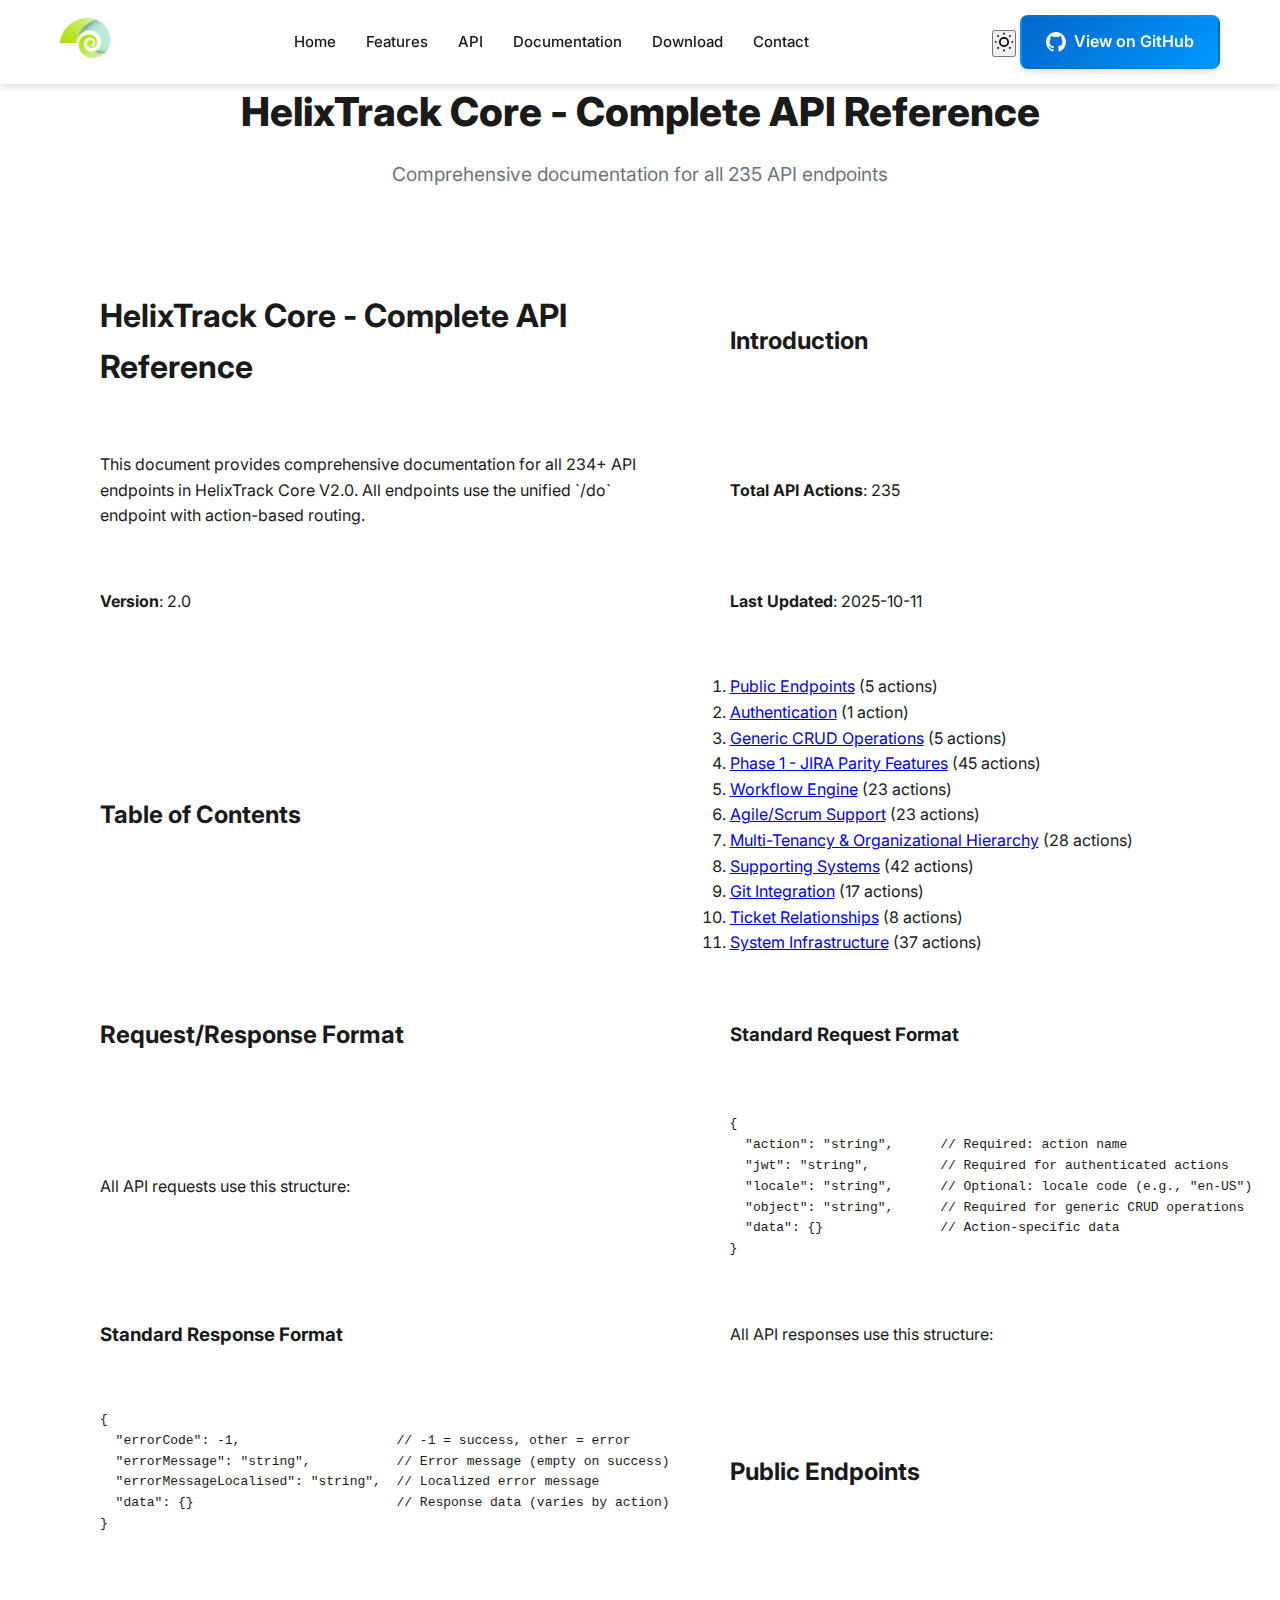
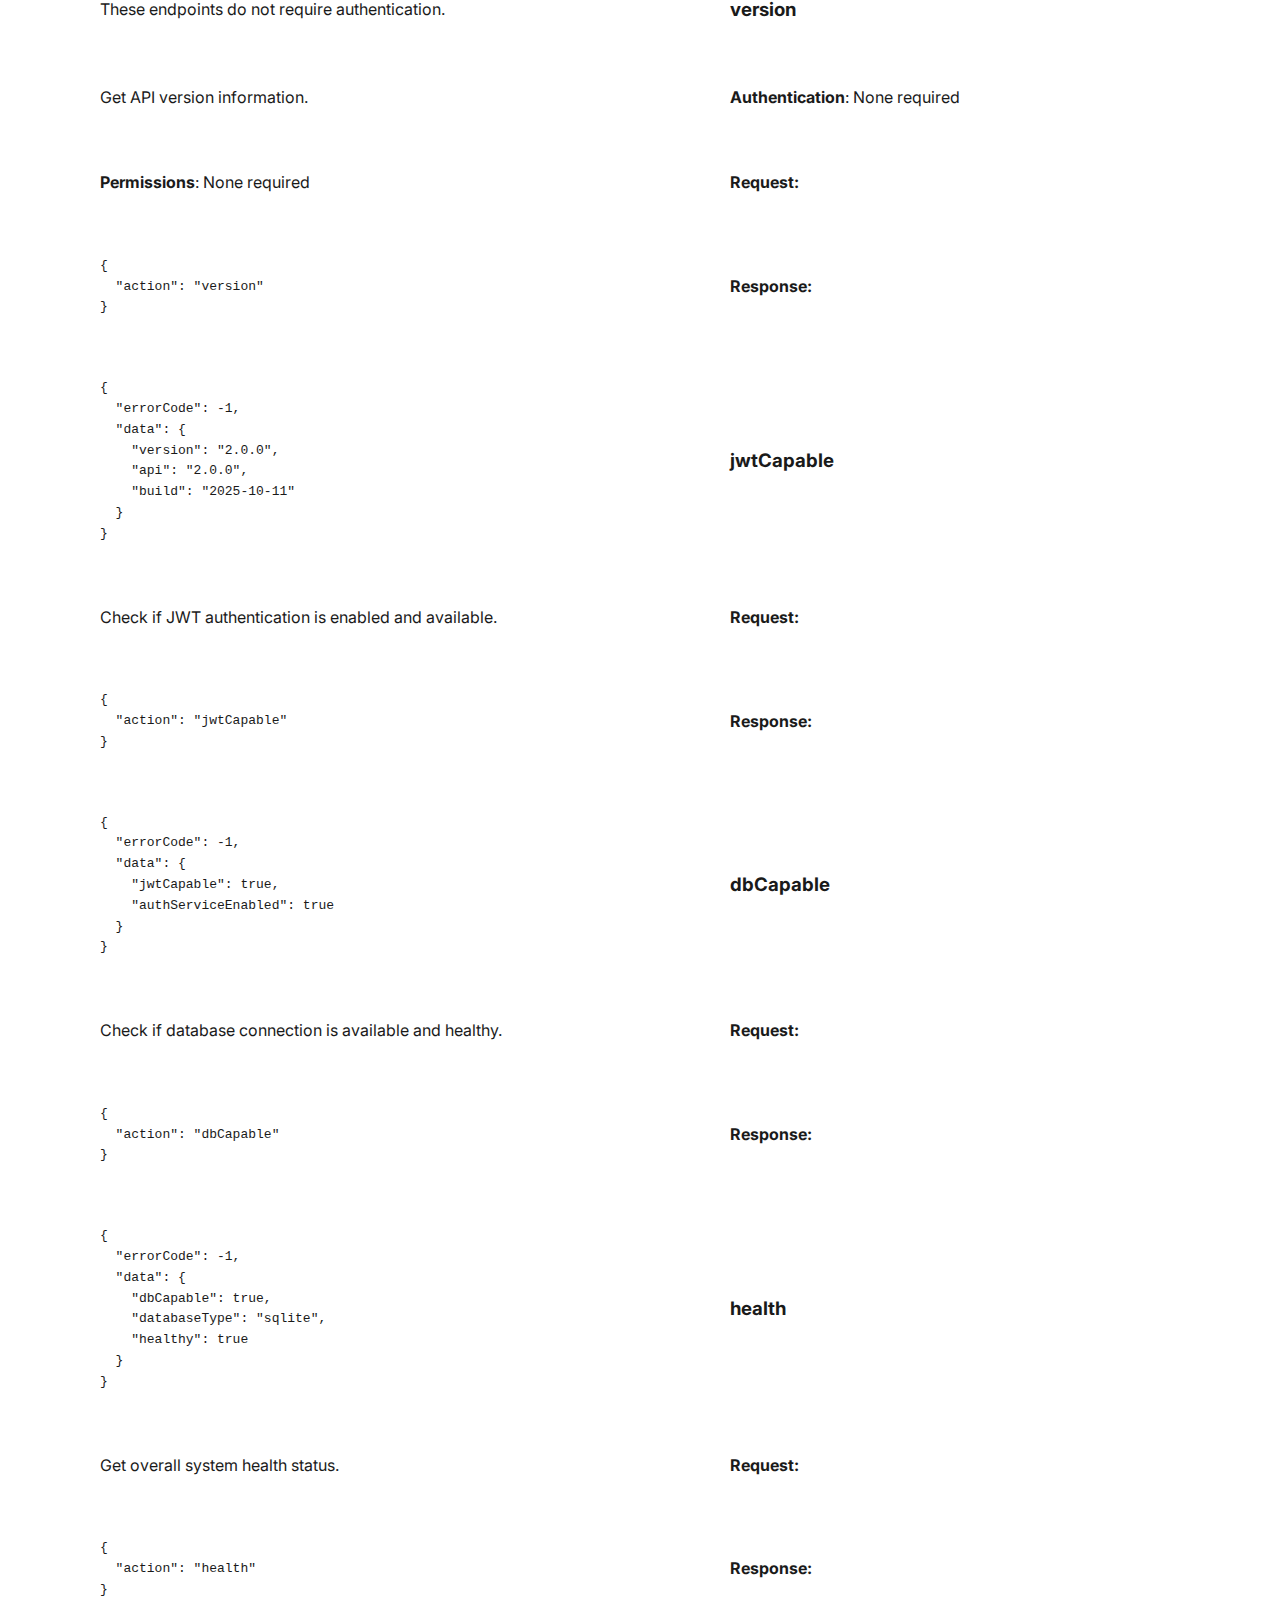
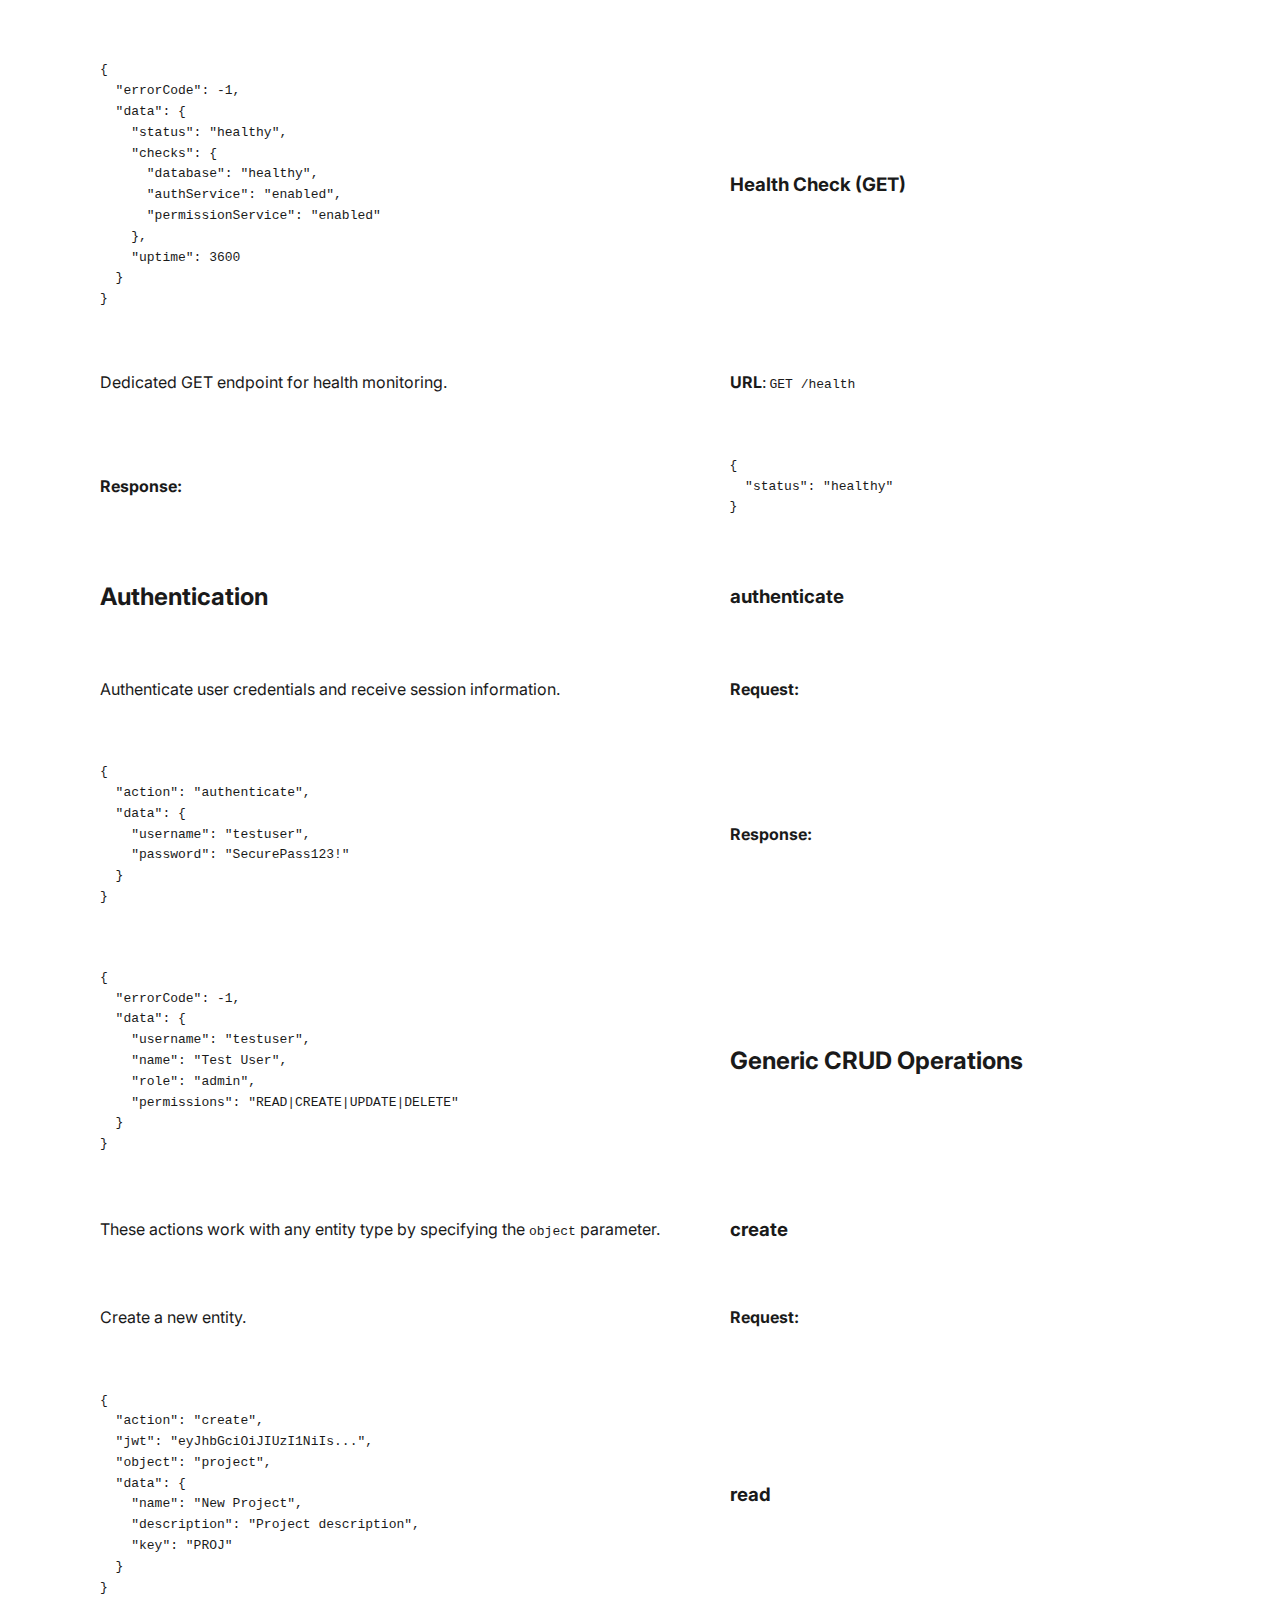
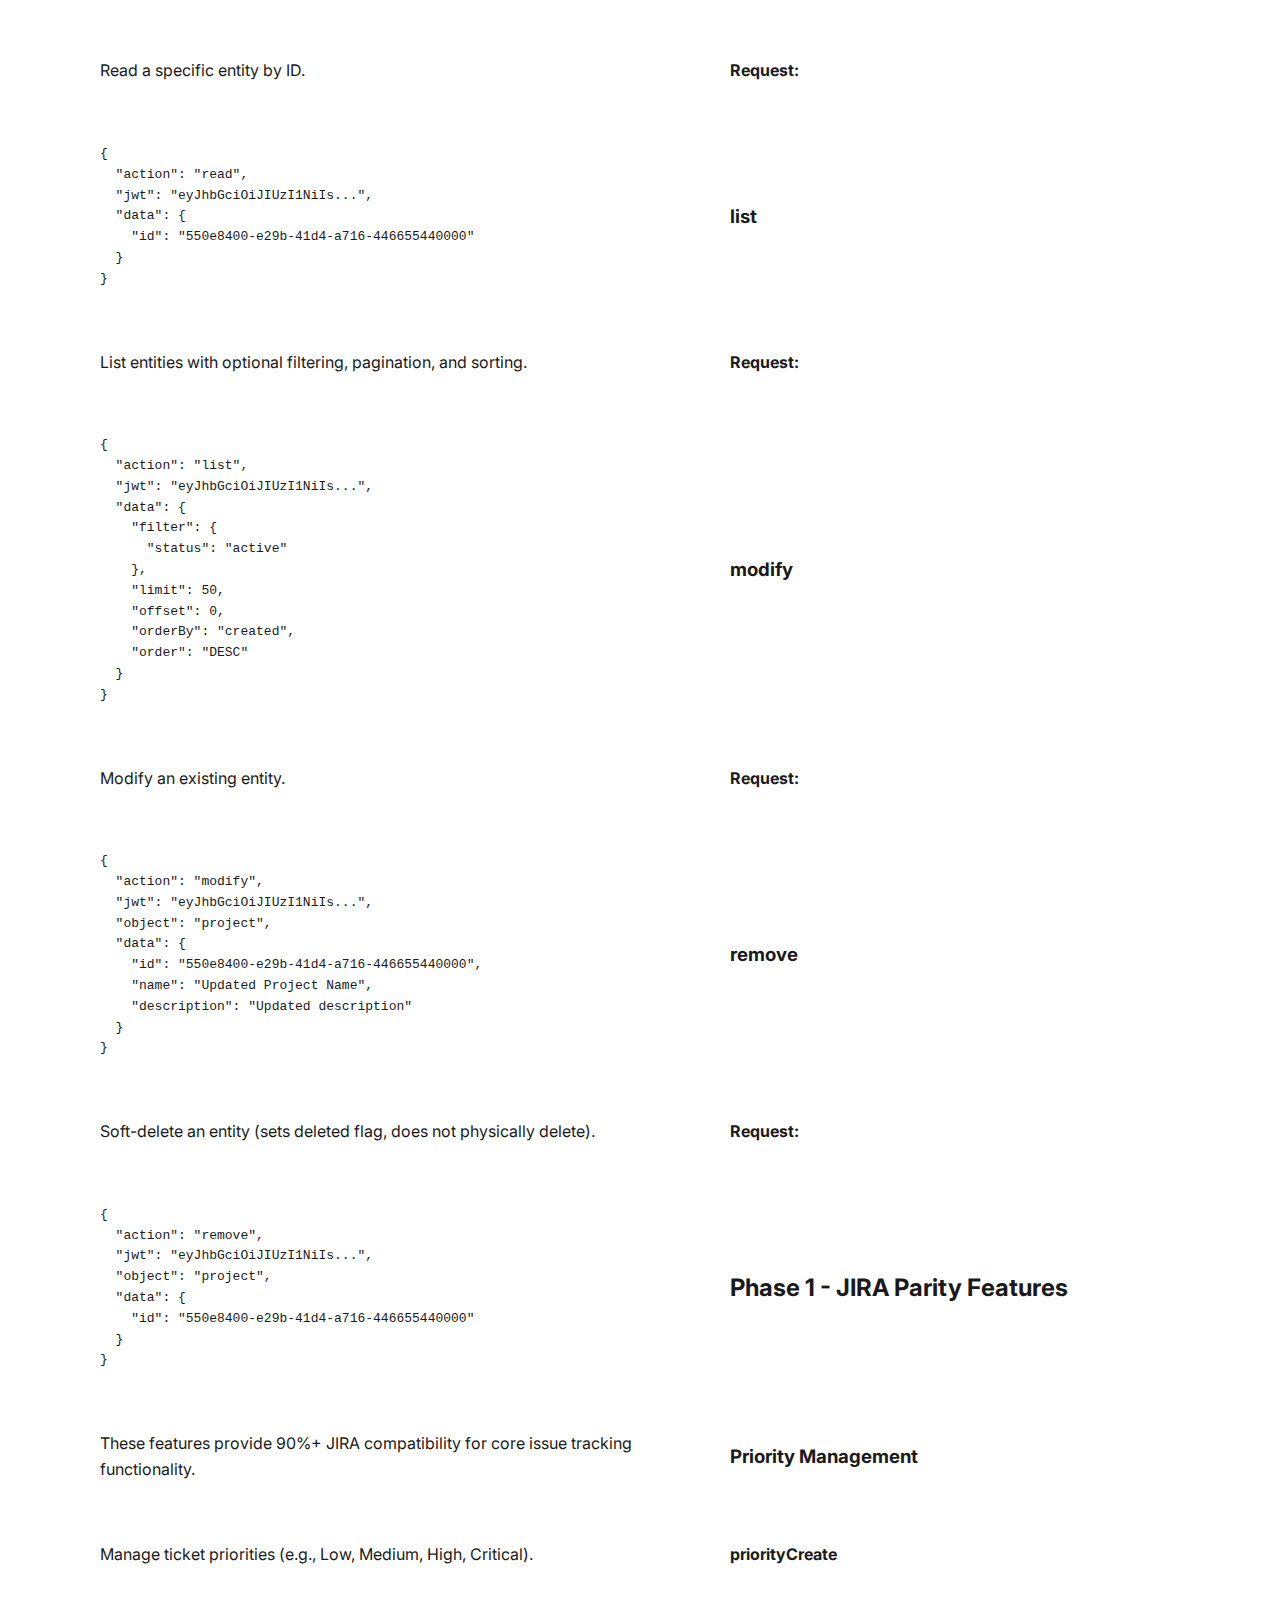
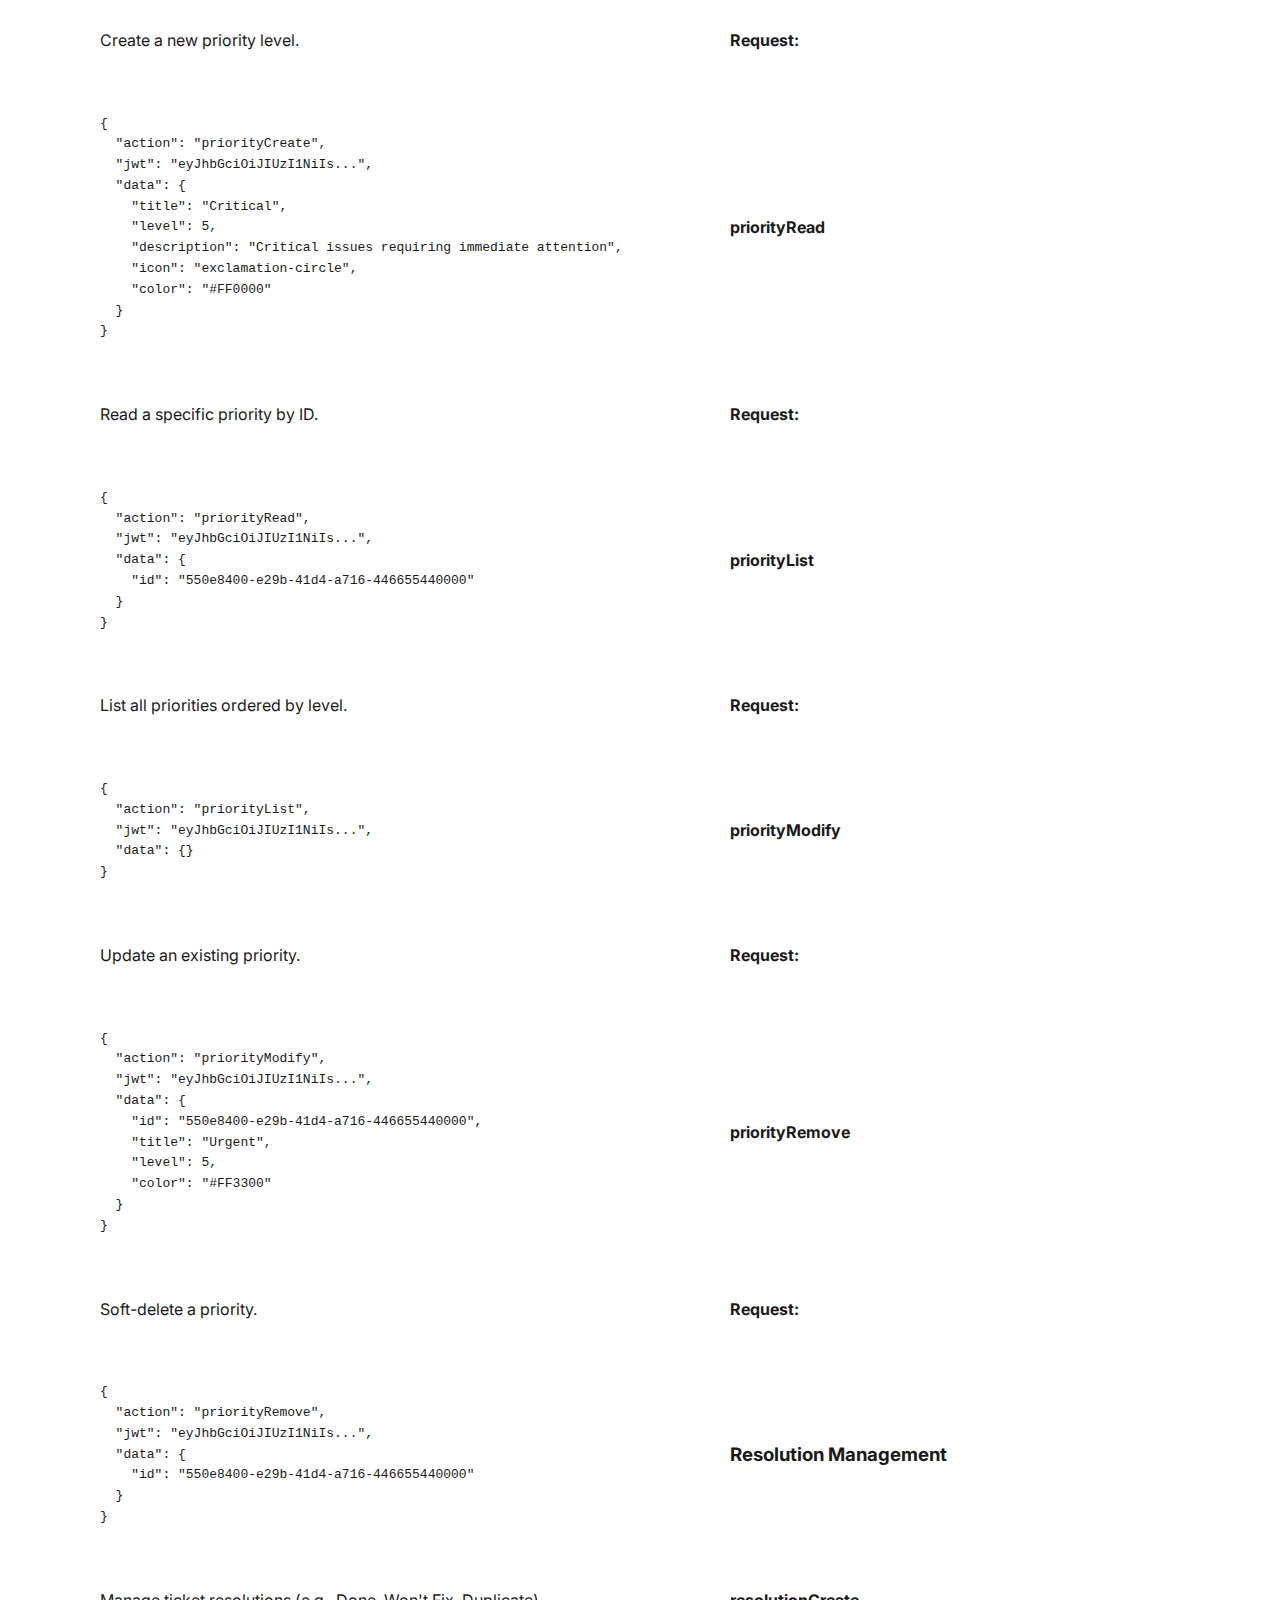
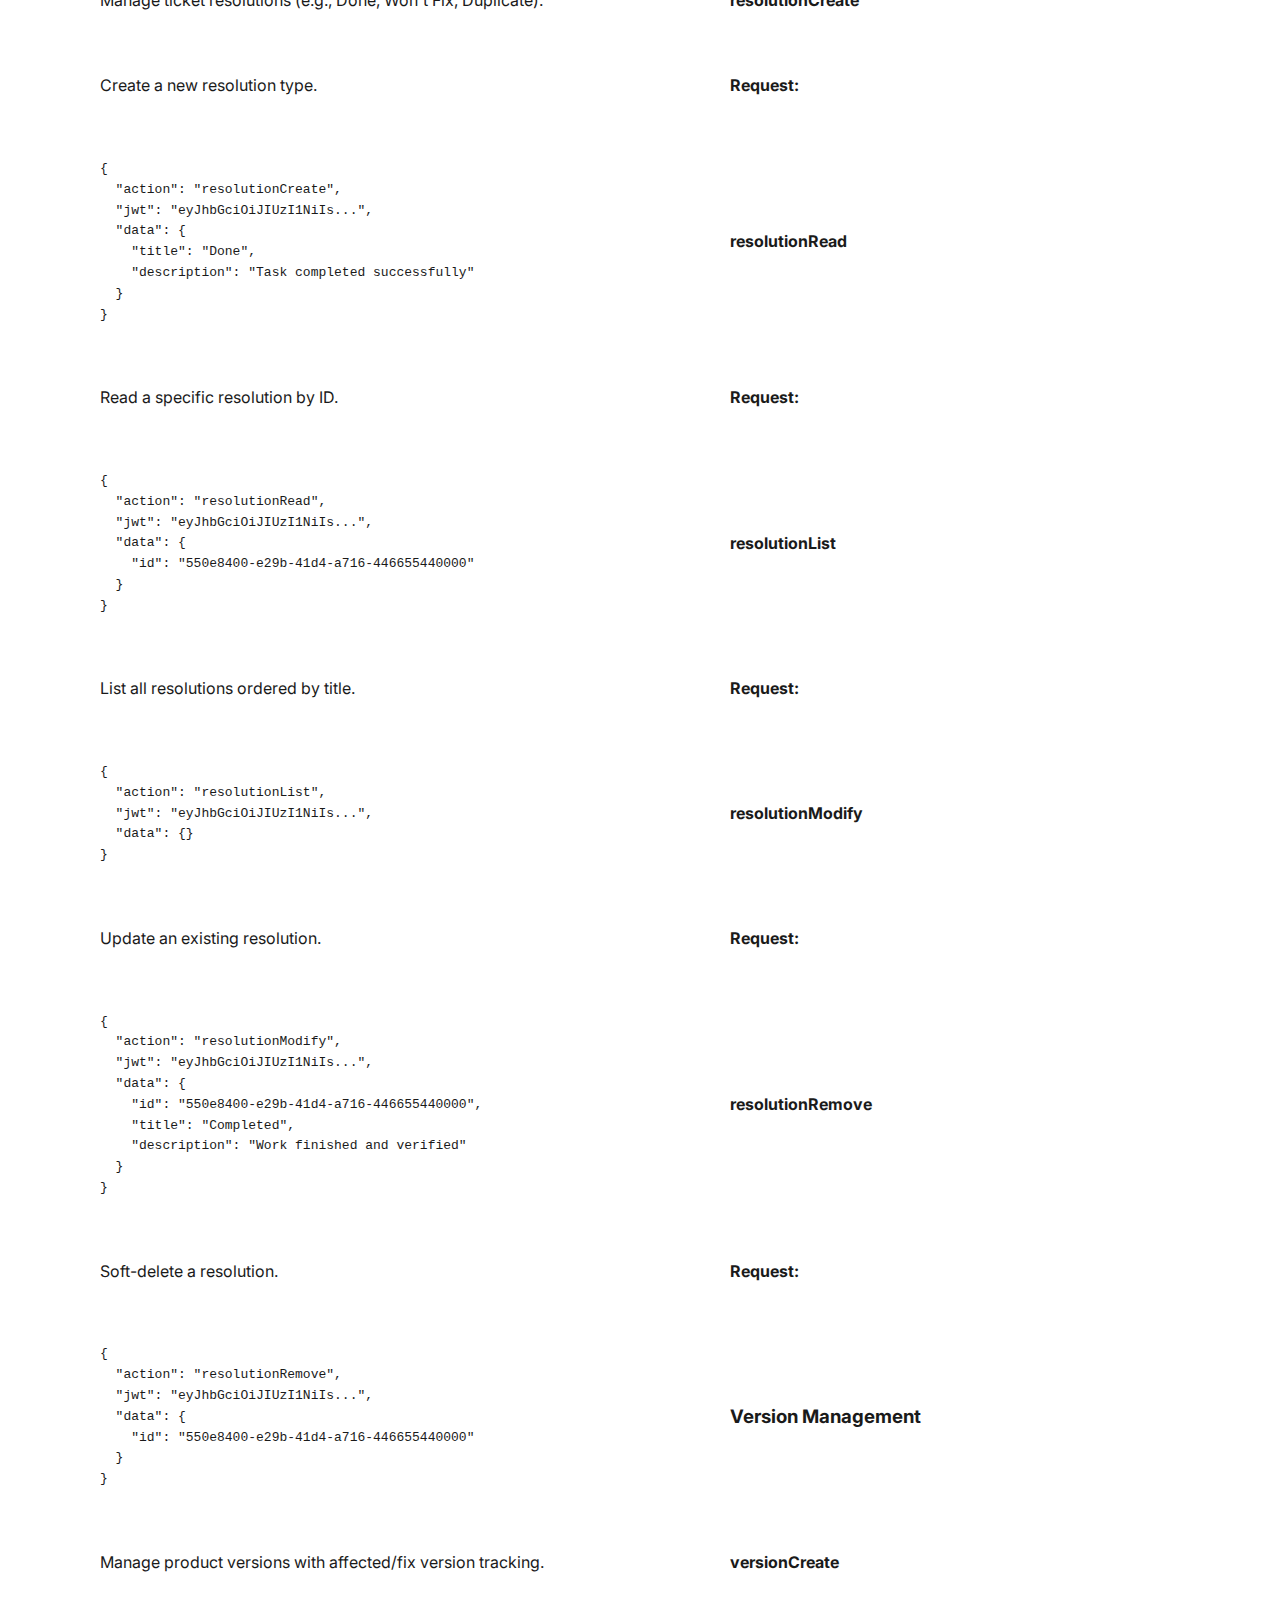
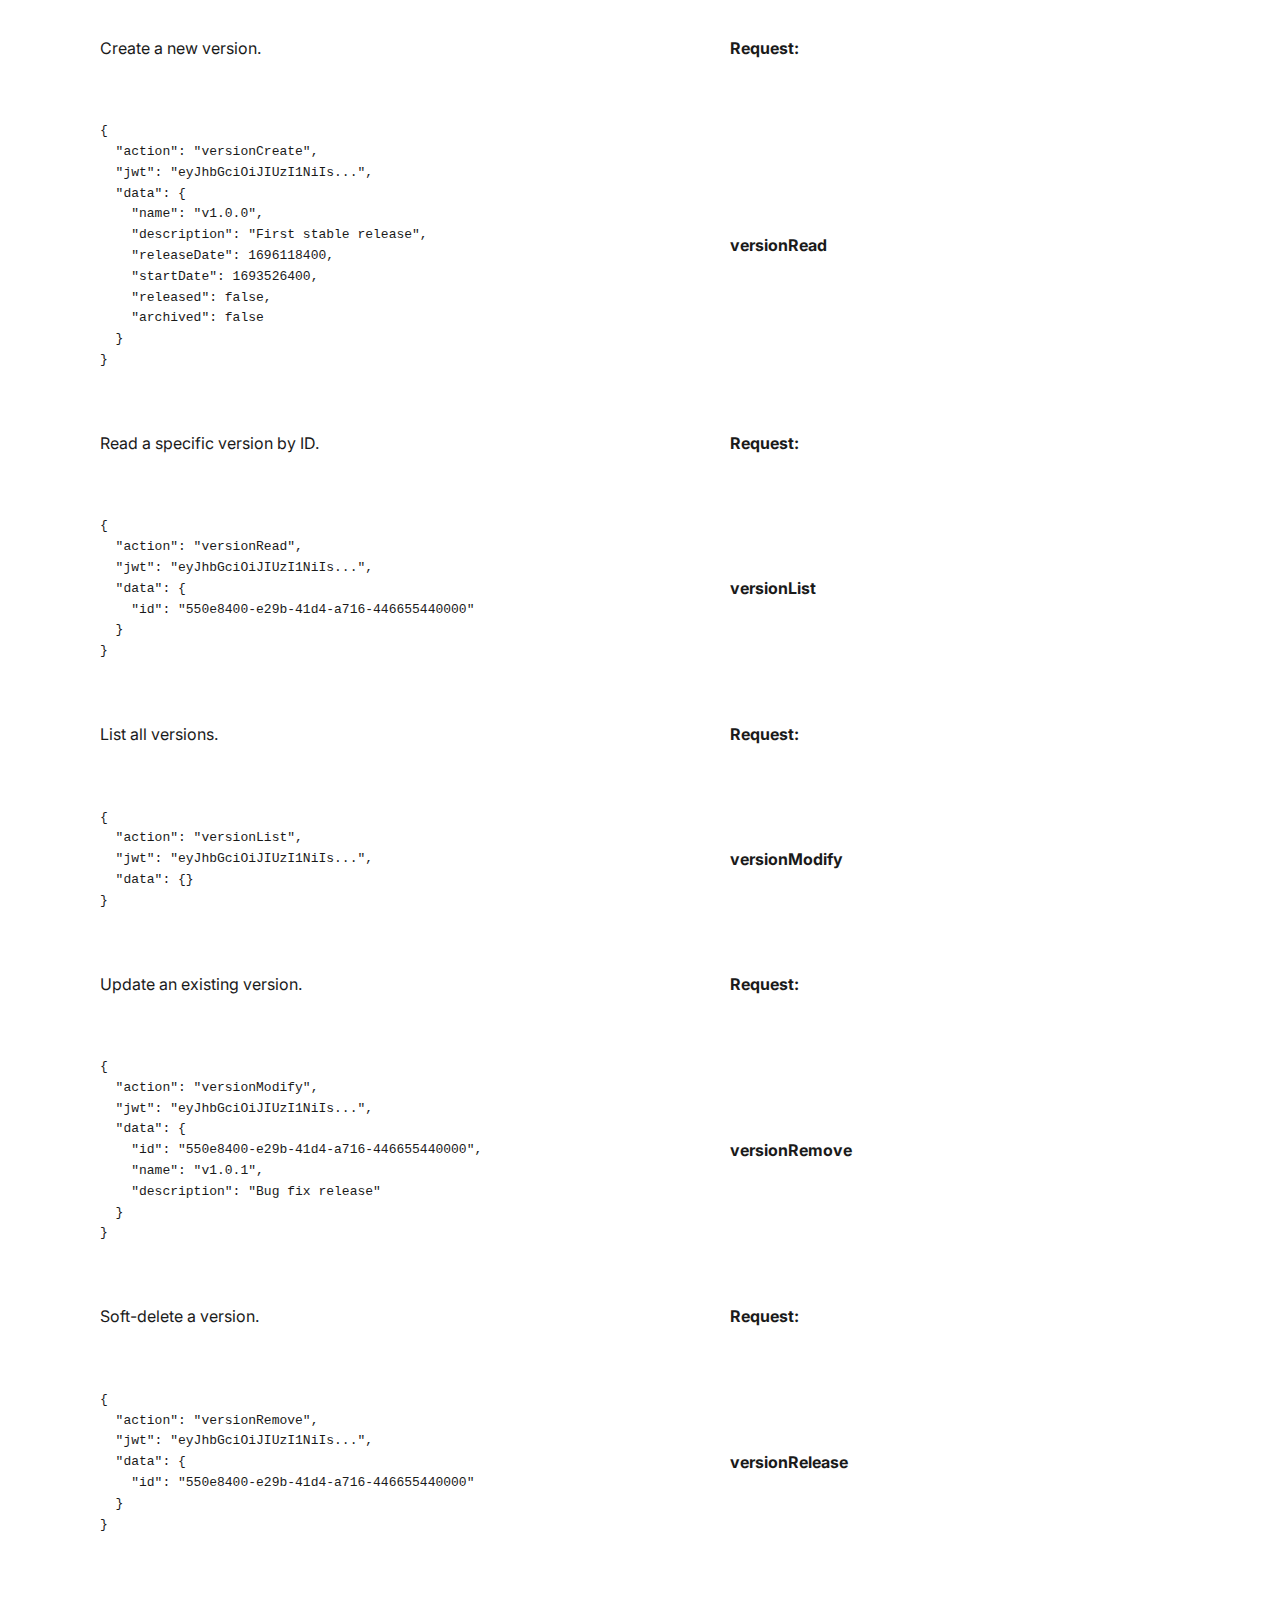
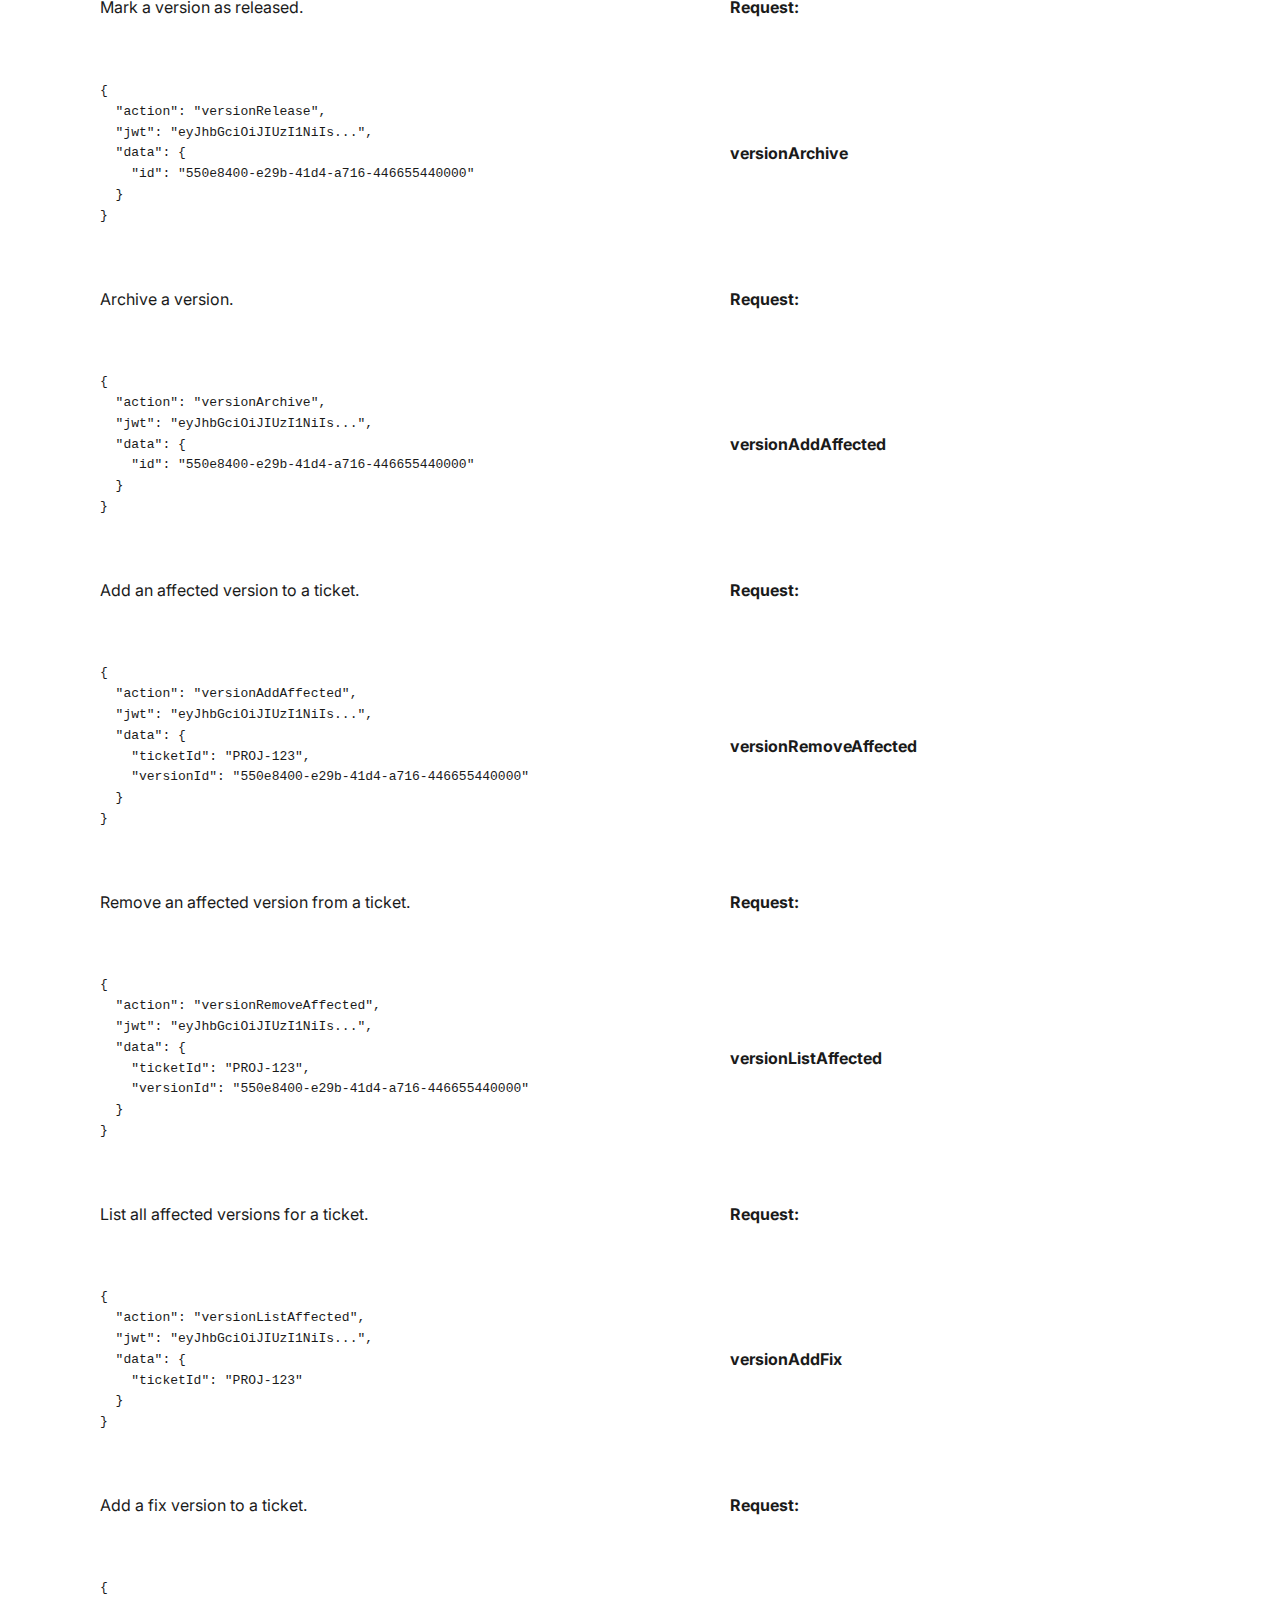
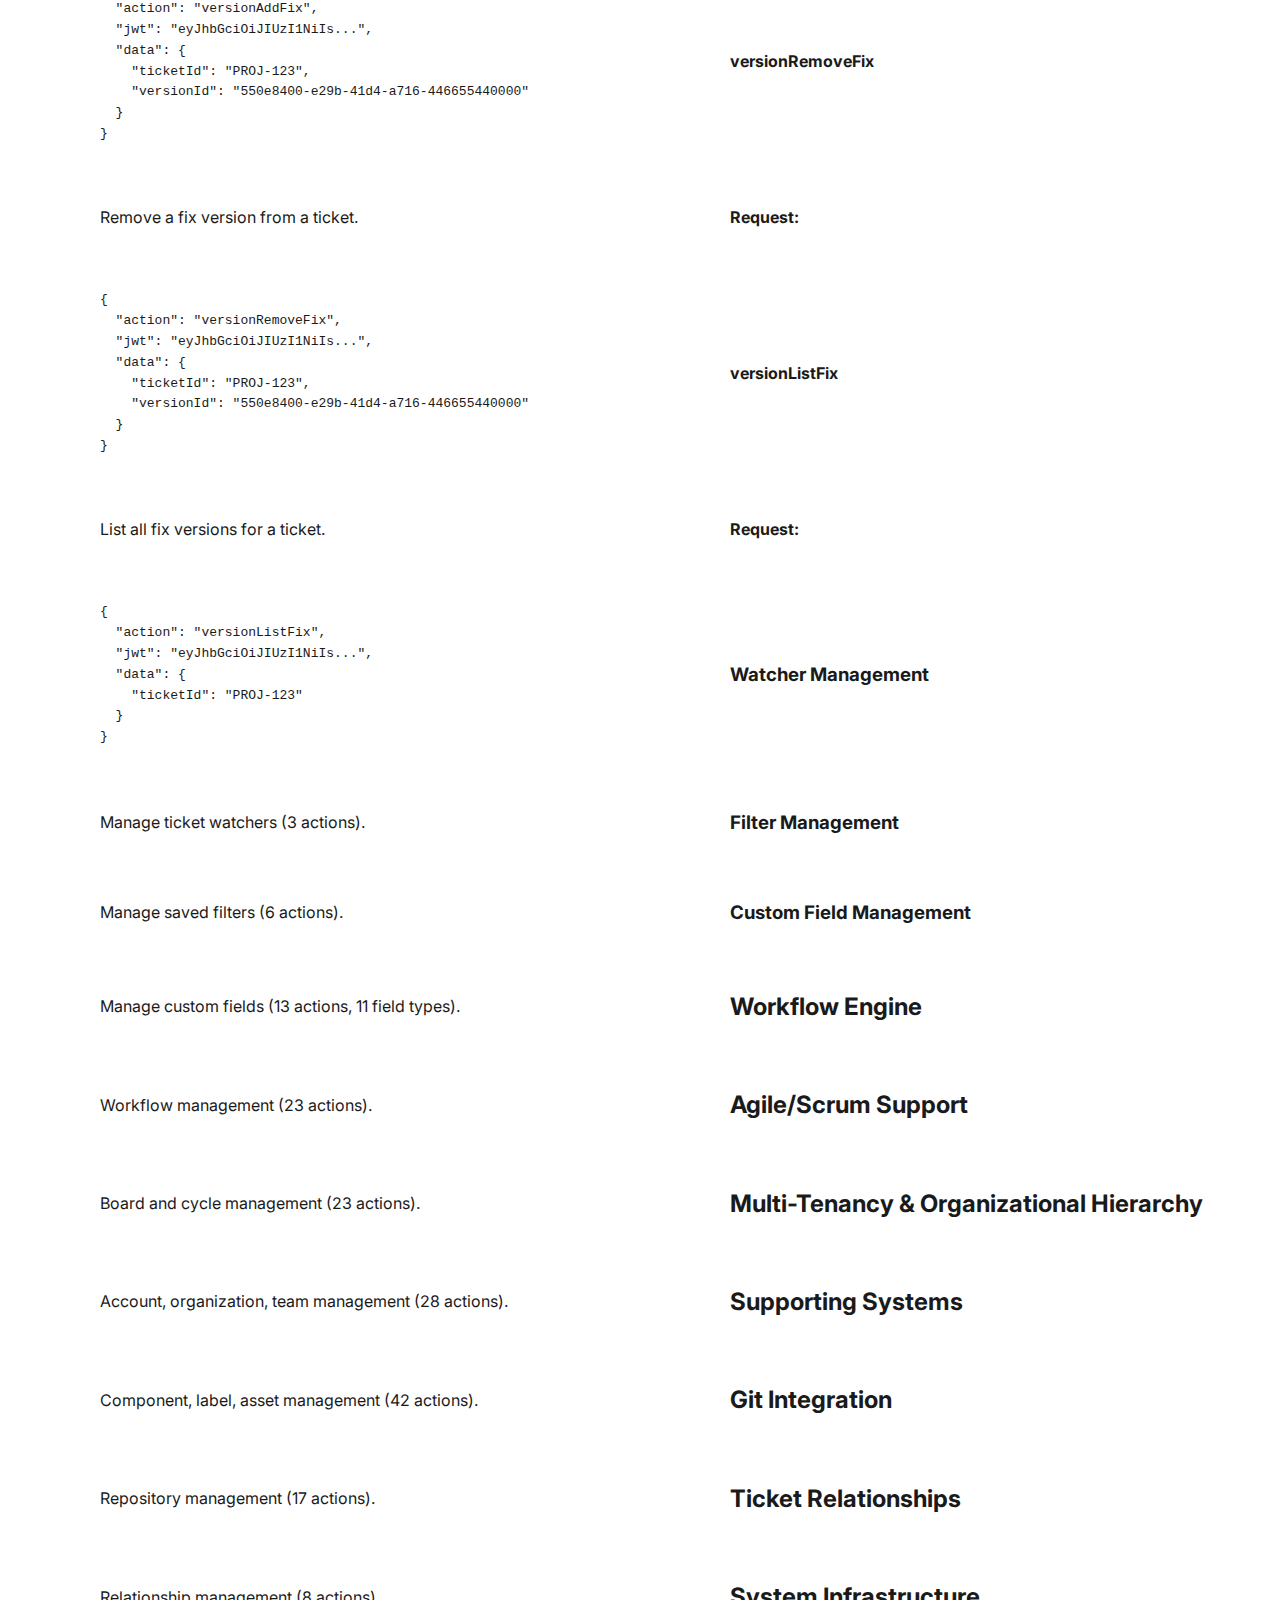
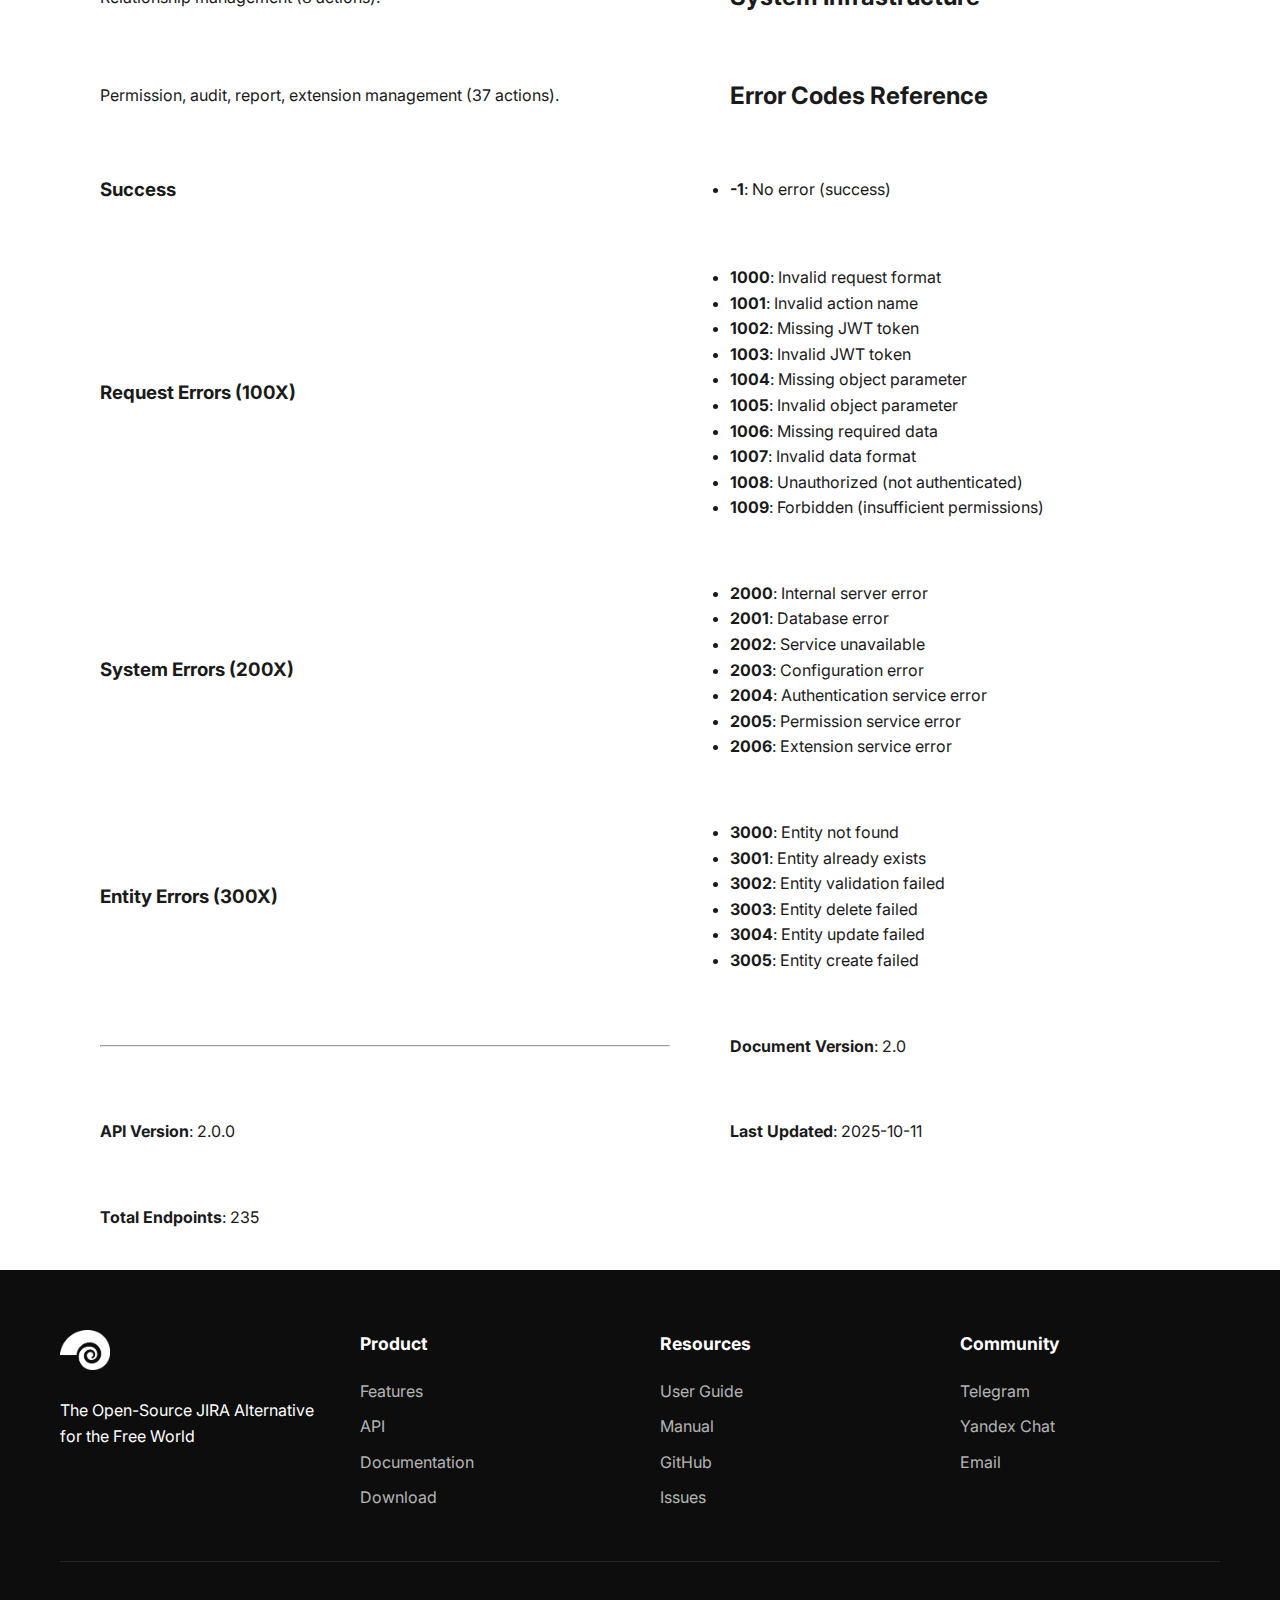
<file: docs/api.html>
<!DOCTYPE html>
<html lang="en">
<head>
    <meta charset="UTF-8">
    <meta name="viewport" content="width=device-width, initial-scale=1.0">
    <meta name="description" content="HelixTrack Core - Complete API Reference for the Open-Source JIRA Alternative">
    <meta name="keywords" content="HelixTrack, JIRA alternative, API reference, REST API">
    <meta name="author" content="HelixTrack Project">
    <title>HelixTrack Core - Complete API Reference</title>
    <link rel="stylesheet" href="style.css">
    <link rel="preconnect" href="https://fonts.googleapis.com">
    <link rel="preconnect" href="https://fonts.gstatic.com" crossorigin>
    <link href="https://fonts.googleapis.com/css2?family=Inter:wght@300;400;500;600;700;800&family=Poppins:wght@300;400;500;600;700;800&display=swap" rel="stylesheet">
</head>
<body>
    <!-- Navigation -->
    <nav class="navbar">
        <div class="container">
            <div class="nav-wrapper">
                <div class="logo">
                    <img src="assets/Logo.png" alt="HelixTrack Logo" class="logo-img">
                </div>
                <ul class="nav-menu">
                    <li><a href="index.html" class="nav-link">Home</a></li>
                    <li><a href="index.html#features" class="nav-link">Features</a></li>
                    <li><a href="index.html#api" class="nav-link">API</a></li>
                    <li><a href="index.html#docs" class="nav-link">Documentation</a></li>
                    <li><a href="index.html#download" class="nav-link">Download</a></li>
                    <li><a href="index.html#contact" class="nav-link">Contact</a></li>
                </ul>
                <div class="nav-cta">
                    <button id="theme-toggle" class="theme-toggle-btn" aria-label="Toggle theme">
                        <svg class="theme-icon" width="20" height="20" viewBox="0 0 24 24" fill="none" stroke="currentColor" stroke-width="2">
                            <circle cx="12" cy="12" r="5"/>
                            <path d="M12 1v2M12 21v2M4.22 4.22l1.42 1.42M18.36 18.36l1.42 1.42M1 12h2M21 12h2M4.22 19.78l1.42-1.42M18.36 5.64l1.42-1.42"/>
                        </svg>
                    </button>
                    <a href="https://github.com/Helix-Track/Core" class="btn btn-primary" target="_blank">
                        <svg width="20" height="20" viewBox="0 0 24 24" fill="currentColor">
                            <path d="M12 0c-6.626 0-12 5.373-12 12 0 5.302 3.438 9.8 8.207 11.387.599.111.793-.261.793-.577v-2.234c-3.338.726-4.033-1.416-4.033-1.416-.546-1.387-1.333-1.756-1.333-1.756-1.089-.745.083-.729.083-.729 1.205.084 1.839 1.237 1.839 1.237 1.07 1.834 2.807 1.304 3.492.997.107-.775.418-1.305.762-1.604-2.665-.305-5.467-1.334-5.467-5.931 0-1.311.469-2.381 1.236-3.221-.124-.303-.535-1.524.117-3.176 0 0 1.008-.322 3.301 1.23.957-.266 1.983-.399 3.003-.404 1.02.005 2.047.138 3.006.404 2.291-1.552 3.297-1.23 3.297-1.23.653 1.653.242 2.874.118 3.176.77.84 1.235 1.911 1.235 3.221 0 4.609-2.807 5.624-5.479 5.921.43.372.823 1.102.823 2.222v3.293c0 .319.192.694.801.576 4.765-1.589 8.199-6.086 8.199-11.386 0-6.627-5.373-12-12-12z"/>
                        </svg>
                        View on GitHub
                    </a>
                </div>
                <div class="hamburger">
                    <span></span>
                    <span></span>
                    <span></span>
                </div>
            </div>
        </div>
    </nav>

    <!-- Main Content -->
    <main class="container" style="padding-top: 80px; max-width: 1200px;">
        <div class="section-header">
            <h1 class="section-title">HelixTrack Core - Complete API Reference</h1>
            <p class="section-subtitle">Comprehensive documentation for all 235 API endpoints</p>
        </div>
        
         <div class="api-content" style="background: var(--card-bg); padding: 40px; border-radius: 8px; box-shadow: 0 2px 10px var(--shadow-color); line-height: 1.6; font-family: 'Inter', sans-serif; color: var(--text-color); border: 1px solid var(--border-color);">
            <h1>HelixTrack Core - Complete API Reference</h1>
            
            <h2>Introduction</h2>
            <p>This document provides comprehensive documentation for all 234+ API endpoints in HelixTrack Core V2.0. All endpoints use the unified `/do` endpoint with action-based routing.</p>
            
            <p><strong>Total API Actions</strong>: 235</p>
            <p><strong>Version</strong>: 2.0</p>
            <p><strong>Last Updated</strong>: 2025-10-11</p>
            
            <h2>Table of Contents</h2>
            <ol>
                <li><a href="#public-endpoints">Public Endpoints</a> (5 actions)</li>
                <li><a href="#authentication">Authentication</a> (1 action)</li>
                <li><a href="#generic-crud">Generic CRUD Operations</a> (5 actions)</li>
                <li><a href="#phase-1">Phase 1 - JIRA Parity Features</a> (45 actions)</li>
                <li><a href="#workflow-engine">Workflow Engine</a> (23 actions)</li>
                <li><a href="#agile-scrum">Agile/Scrum Support</a> (23 actions)</li>
                <li><a href="#multi-tenancy">Multi-Tenancy & Organizational Hierarchy</a> (28 actions)</li>
                <li><a href="#supporting-systems">Supporting Systems</a> (42 actions)</li>
                <li><a href="#git-integration">Git Integration</a> (17 actions)</li>
                <li><a href="#ticket-relationships">Ticket Relationships</a> (8 actions)</li>
                <li><a href="#system-infrastructure">System Infrastructure</a> (37 actions)</li>
            </ol>
            
            <h2>Request/Response Format</h2>
            
            <h3>Standard Request Format</h3>
            <p>All API requests use this structure:</p>
            <pre><code>{
  "action": "string",      // Required: action name
  "jwt": "string",         // Required for authenticated actions
  "locale": "string",      // Optional: locale code (e.g., "en-US")
  "object": "string",      // Required for generic CRUD operations
  "data": {}               // Action-specific data
}</code></pre>
            
            <h3>Standard Response Format</h3>
            <p>All API responses use this structure:</p>
            <pre><code>{
  "errorCode": -1,                    // -1 = success, other = error
  "errorMessage": "string",           // Error message (empty on success)
  "errorMessageLocalised": "string",  // Localized error message
  "data": {}                          // Response data (varies by action)
}</code></pre>
            
            <h2 id="public-endpoints">Public Endpoints</h2>
            <p>These endpoints do not require authentication.</p>
            
            <h3>version</h3>
            <p>Get API version information.</p>
            <p><strong>Authentication</strong>: None required</p>
            <p><strong>Permissions</strong>: None required</p>
            <p><strong>Request:</strong></p>
            <pre><code>{
  "action": "version"
}</code></pre>
            <p><strong>Response:</strong></p>
            <pre><code>{
  "errorCode": -1,
  "data": {
    "version": "2.0.0",
    "api": "2.0.0",
    "build": "2025-10-11"
  }
}</code></pre>
            
            <h3>jwtCapable</h3>
            <p>Check if JWT authentication is enabled and available.</p>
            <p><strong>Request:</strong></p>
            <pre><code>{
  "action": "jwtCapable"
}</code></pre>
            <p><strong>Response:</strong></p>
            <pre><code>{
  "errorCode": -1,
  "data": {
    "jwtCapable": true,
    "authServiceEnabled": true
  }
}</code></pre>
            
            <h3>dbCapable</h3>
            <p>Check if database connection is available and healthy.</p>
            <p><strong>Request:</strong></p>
            <pre><code>{
  "action": "dbCapable"
}</code></pre>
            <p><strong>Response:</strong></p>
            <pre><code>{
  "errorCode": -1,
  "data": {
    "dbCapable": true,
    "databaseType": "sqlite",
    "healthy": true
  }
}</code></pre>
            
            <h3>health</h3>
            <p>Get overall system health status.</p>
            <p><strong>Request:</strong></p>
            <pre><code>{
  "action": "health"
}</code></pre>
            <p><strong>Response:</strong></p>
            <pre><code>{
  "errorCode": -1,
  "data": {
    "status": "healthy",
    "checks": {
      "database": "healthy",
      "authService": "enabled",
      "permissionService": "enabled"
    },
    "uptime": 3600
  }
}</code></pre>
            
            <h3>Health Check (GET)</h3>
            <p>Dedicated GET endpoint for health monitoring.</p>
            <p><strong>URL</strong>: <code>GET /health</code></p>
            <p><strong>Response:</strong></p>
            <pre><code>{
  "status": "healthy"
}</code></pre>
            
            <h2 id="authentication">Authentication</h2>
            
            <h3>authenticate</h3>
            <p>Authenticate user credentials and receive session information.</p>
            <p><strong>Request:</strong></p>
            <pre><code>{
  "action": "authenticate",
  "data": {
    "username": "testuser",
    "password": "SecurePass123!"
  }
}</code></pre>
            <p><strong>Response:</strong></p>
            <pre><code>{
  "errorCode": -1,
  "data": {
    "username": "testuser",
    "name": "Test User",
    "role": "admin",
    "permissions": "READ|CREATE|UPDATE|DELETE"
  }
}</code></pre>
            
            <h2 id="generic-crud">Generic CRUD Operations</h2>
            <p>These actions work with any entity type by specifying the <code>object</code> parameter.</p>
            
            <h3>create</h3>
            <p>Create a new entity.</p>
            <p><strong>Request:</strong></p>
            <pre><code>{
  "action": "create",
  "jwt": "eyJhbGciOiJIUzI1NiIs...",
  "object": "project",
  "data": {
    "name": "New Project",
    "description": "Project description",
    "key": "PROJ"
  }
}</code></pre>
            
            <h3>read</h3>
            <p>Read a specific entity by ID.</p>
            <p><strong>Request:</strong></p>
            <pre><code>{
  "action": "read",
  "jwt": "eyJhbGciOiJIUzI1NiIs...",
  "data": {
    "id": "550e8400-e29b-41d4-a716-446655440000"
  }
}</code></pre>
            
            <h3>list</h3>
            <p>List entities with optional filtering, pagination, and sorting.</p>
            <p><strong>Request:</strong></p>
            <pre><code>{
  "action": "list",
  "jwt": "eyJhbGciOiJIUzI1NiIs...",
  "data": {
    "filter": {
      "status": "active"
    },
    "limit": 50,
    "offset": 0,
    "orderBy": "created",
    "order": "DESC"
  }
}</code></pre>
            
            <h3>modify</h3>
            <p>Modify an existing entity.</p>
            <p><strong>Request:</strong></p>
            <pre><code>{
  "action": "modify",
  "jwt": "eyJhbGciOiJIUzI1NiIs...",
  "object": "project",
  "data": {
    "id": "550e8400-e29b-41d4-a716-446655440000",
    "name": "Updated Project Name",
    "description": "Updated description"
  }
}</code></pre>
            
            <h3>remove</h3>
            <p>Soft-delete an entity (sets deleted flag, does not physically delete).</p>
            <p><strong>Request:</strong></p>
            <pre><code>{
  "action": "remove",
  "jwt": "eyJhbGciOiJIUzI1NiIs...",
  "object": "project",
  "data": {
    "id": "550e8400-e29b-41d4-a716-446655440000"
  }
}</code></pre>
            
            <h2 id="phase-1">Phase 1 - JIRA Parity Features</h2>
            <p>These features provide 90%+ JIRA compatibility for core issue tracking functionality.</p>
            
            <h3>Priority Management</h3>
            <p>Manage ticket priorities (e.g., Low, Medium, High, Critical).</p>
            
            <h4>priorityCreate</h4>
            <p>Create a new priority level.</p>
            <p><strong>Request:</strong></p>
            <pre><code>{
  "action": "priorityCreate",
  "jwt": "eyJhbGciOiJIUzI1NiIs...",
  "data": {
    "title": "Critical",
    "level": 5,
    "description": "Critical issues requiring immediate attention",
    "icon": "exclamation-circle",
    "color": "#FF0000"
  }
}</code></pre>
            
            <h4>priorityRead</h4>
            <p>Read a specific priority by ID.</p>
            <p><strong>Request:</strong></p>
            <pre><code>{
  "action": "priorityRead",
  "jwt": "eyJhbGciOiJIUzI1NiIs...",
  "data": {
    "id": "550e8400-e29b-41d4-a716-446655440000"
  }
}</code></pre>
            
            <h4>priorityList</h4>
            <p>List all priorities ordered by level.</p>
            <p><strong>Request:</strong></p>
            <pre><code>{
  "action": "priorityList",
  "jwt": "eyJhbGciOiJIUzI1NiIs...",
  "data": {}
}</code></pre>
            
            <h4>priorityModify</h4>
            <p>Update an existing priority.</p>
            <p><strong>Request:</strong></p>
            <pre><code>{
  "action": "priorityModify",
  "jwt": "eyJhbGciOiJIUzI1NiIs...",
  "data": {
    "id": "550e8400-e29b-41d4-a716-446655440000",
    "title": "Urgent",
    "level": 5,
    "color": "#FF3300"
  }
}</code></pre>
            
            <h4>priorityRemove</h4>
            <p>Soft-delete a priority.</p>
            <p><strong>Request:</strong></p>
            <pre><code>{
  "action": "priorityRemove",
  "jwt": "eyJhbGciOiJIUzI1NiIs...",
  "data": {
    "id": "550e8400-e29b-41d4-a716-446655440000"
  }
}</code></pre>
            
            <h3>Resolution Management</h3>
            <p>Manage ticket resolutions (e.g., Done, Won't Fix, Duplicate).</p>
            
            <h4>resolutionCreate</h4>
            <p>Create a new resolution type.</p>
            <p><strong>Request:</strong></p>
            <pre><code>{
  "action": "resolutionCreate",
  "jwt": "eyJhbGciOiJIUzI1NiIs...",
  "data": {
    "title": "Done",
    "description": "Task completed successfully"
  }
}</code></pre>
            
            <h4>resolutionRead</h4>
            <p>Read a specific resolution by ID.</p>
            <p><strong>Request:</strong></p>
            <pre><code>{
  "action": "resolutionRead",
  "jwt": "eyJhbGciOiJIUzI1NiIs...",
  "data": {
    "id": "550e8400-e29b-41d4-a716-446655440000"
  }
}</code></pre>
            
            <h4>resolutionList</h4>
            <p>List all resolutions ordered by title.</p>
            <p><strong>Request:</strong></p>
            <pre><code>{
  "action": "resolutionList",
  "jwt": "eyJhbGciOiJIUzI1NiIs...",
  "data": {}
}</code></pre>
            
            <h4>resolutionModify</h4>
            <p>Update an existing resolution.</p>
            <p><strong>Request:</strong></p>
            <pre><code>{
  "action": "resolutionModify",
  "jwt": "eyJhbGciOiJIUzI1NiIs...",
  "data": {
    "id": "550e8400-e29b-41d4-a716-446655440000",
    "title": "Completed",
    "description": "Work finished and verified"
  }
}</code></pre>
            
            <h4>resolutionRemove</h4>
            <p>Soft-delete a resolution.</p>
            <p><strong>Request:</strong></p>
            <pre><code>{
  "action": "resolutionRemove",
  "jwt": "eyJhbGciOiJIUzI1NiIs...",
  "data": {
    "id": "550e8400-e29b-41d4-a716-446655440000"
  }
}</code></pre>
            
            <h3>Version Management</h3>
            <p>Manage product versions with affected/fix version tracking.</p>
            
            <h4>versionCreate</h4>
            <p>Create a new version.</p>
            <p><strong>Request:</strong></p>
            <pre><code>{
  "action": "versionCreate",
  "jwt": "eyJhbGciOiJIUzI1NiIs...",
  "data": {
    "name": "v1.0.0",
    "description": "First stable release",
    "releaseDate": 1696118400,
    "startDate": 1693526400,
    "released": false,
    "archived": false
  }
}</code></pre>
            
            <h4>versionRead</h4>
            <p>Read a specific version by ID.</p>
            <p><strong>Request:</strong></p>
            <pre><code>{
  "action": "versionRead",
  "jwt": "eyJhbGciOiJIUzI1NiIs...",
  "data": {
    "id": "550e8400-e29b-41d4-a716-446655440000"
  }
}</code></pre>
            
            <h4>versionList</h4>
            <p>List all versions.</p>
            <p><strong>Request:</strong></p>
            <pre><code>{
  "action": "versionList",
  "jwt": "eyJhbGciOiJIUzI1NiIs...",
  "data": {}
}</code></pre>
            
            <h4>versionModify</h4>
            <p>Update an existing version.</p>
            <p><strong>Request:</strong></p>
            <pre><code>{
  "action": "versionModify",
  "jwt": "eyJhbGciOiJIUzI1NiIs...",
  "data": {
    "id": "550e8400-e29b-41d4-a716-446655440000",
    "name": "v1.0.1",
    "description": "Bug fix release"
  }
}</code></pre>
            
            <h4>versionRemove</h4>
            <p>Soft-delete a version.</p>
            <p><strong>Request:</strong></p>
            <pre><code>{
  "action": "versionRemove",
  "jwt": "eyJhbGciOiJIUzI1NiIs...",
  "data": {
    "id": "550e8400-e29b-41d4-a716-446655440000"
  }
}</code></pre>
            
            <h4>versionRelease</h4>
            <p>Mark a version as released.</p>
            <p><strong>Request:</strong></p>
            <pre><code>{
  "action": "versionRelease",
  "jwt": "eyJhbGciOiJIUzI1NiIs...",
  "data": {
    "id": "550e8400-e29b-41d4-a716-446655440000"
  }
}</code></pre>
            
            <h4>versionArchive</h4>
            <p>Archive a version.</p>
            <p><strong>Request:</strong></p>
            <pre><code>{
  "action": "versionArchive",
  "jwt": "eyJhbGciOiJIUzI1NiIs...",
  "data": {
    "id": "550e8400-e29b-41d4-a716-446655440000"
  }
}</code></pre>
            
            <h4>versionAddAffected</h4>
            <p>Add an affected version to a ticket.</p>
            <p><strong>Request:</strong></p>
            <pre><code>{
  "action": "versionAddAffected",
  "jwt": "eyJhbGciOiJIUzI1NiIs...",
  "data": {
    "ticketId": "PROJ-123",
    "versionId": "550e8400-e29b-41d4-a716-446655440000"
  }
}</code></pre>
            
            <h4>versionRemoveAffected</h4>
            <p>Remove an affected version from a ticket.</p>
            <p><strong>Request:</strong></p>
            <pre><code>{
  "action": "versionRemoveAffected",
  "jwt": "eyJhbGciOiJIUzI1NiIs...",
  "data": {
    "ticketId": "PROJ-123",
    "versionId": "550e8400-e29b-41d4-a716-446655440000"
  }
}</code></pre>
            
            <h4>versionListAffected</h4>
            <p>List all affected versions for a ticket.</p>
            <p><strong>Request:</strong></p>
            <pre><code>{
  "action": "versionListAffected",
  "jwt": "eyJhbGciOiJIUzI1NiIs...",
  "data": {
    "ticketId": "PROJ-123"
  }
}</code></pre>
            
            <h4>versionAddFix</h4>
            <p>Add a fix version to a ticket.</p>
            <p><strong>Request:</strong></p>
            <pre><code>{
  "action": "versionAddFix",
  "jwt": "eyJhbGciOiJIUzI1NiIs...",
  "data": {
    "ticketId": "PROJ-123",
    "versionId": "550e8400-e29b-41d4-a716-446655440000"
  }
}</code></pre>
            
            <h4>versionRemoveFix</h4>
            <p>Remove a fix version from a ticket.</p>
            <p><strong>Request:</strong></p>
            <pre><code>{
  "action": "versionRemoveFix",
  "jwt": "eyJhbGciOiJIUzI1NiIs...",
  "data": {
    "ticketId": "PROJ-123",
    "versionId": "550e8400-e29b-41d4-a716-446655440000"
  }
}</code></pre>
            
            <h4>versionListFix</h4>
            <p>List all fix versions for a ticket.</p>
            <p><strong>Request:</strong></p>
            <pre><code>{
  "action": "versionListFix",
  "jwt": "eyJhbGciOiJIUzI1NiIs...",
  "data": {
    "ticketId": "PROJ-123"
  }
}</code></pre>
            
            <h3>Watcher Management</h3>
            <p>Manage ticket watchers (3 actions).</p>
            
            <h3>Filter Management</h3>
            <p>Manage saved filters (6 actions).</p>
            
            <h3>Custom Field Management</h3>
            <p>Manage custom fields (13 actions, 11 field types).</p>
            
            <h2 id="workflow-engine">Workflow Engine</h2>
            <p>Workflow management (23 actions).</p>
            
            <h2 id="agile-scrum">Agile/Scrum Support</h2>
            <p>Board and cycle management (23 actions).</p>
            
            <h2 id="multi-tenancy">Multi-Tenancy & Organizational Hierarchy</h2>
            <p>Account, organization, team management (28 actions).</p>
            
            <h2 id="supporting-systems">Supporting Systems</h2>
            <p>Component, label, asset management (42 actions).</p>
            
            <h2 id="git-integration">Git Integration</h2>
            <p>Repository management (17 actions).</p>
            
            <h2 id="ticket-relationships">Ticket Relationships</h2>
            <p>Relationship management (8 actions).</p>
            
            <h2 id="system-infrastructure">System Infrastructure</h2>
            <p>Permission, audit, report, extension management (37 actions).</p>
            
            <h2>Error Codes Reference</h2>
            
            <h3>Success</h3>
            <ul>
                <li><strong>-1</strong>: No error (success)</li>
            </ul>
            
            <h3>Request Errors (100X)</h3>
            <ul>
                <li><strong>1000</strong>: Invalid request format</li>
                <li><strong>1001</strong>: Invalid action name</li>
                <li><strong>1002</strong>: Missing JWT token</li>
                <li><strong>1003</strong>: Invalid JWT token</li>
                <li><strong>1004</strong>: Missing object parameter</li>
                <li><strong>1005</strong>: Invalid object parameter</li>
                <li><strong>1006</strong>: Missing required data</li>
                <li><strong>1007</strong>: Invalid data format</li>
                <li><strong>1008</strong>: Unauthorized (not authenticated)</li>
                <li><strong>1009</strong>: Forbidden (insufficient permissions)</li>
            </ul>
            
            <h3>System Errors (200X)</h3>
            <ul>
                <li><strong>2000</strong>: Internal server error</li>
                <li><strong>2001</strong>: Database error</li>
                <li><strong>2002</strong>: Service unavailable</li>
                <li><strong>2003</strong>: Configuration error</li>
                <li><strong>2004</strong>: Authentication service error</li>
                <li><strong>2005</strong>: Permission service error</li>
                <li><strong>2006</strong>: Extension service error</li>
            </ul>
            
            <h3>Entity Errors (300X)</h3>
            <ul>
                <li><strong>3000</strong>: Entity not found</li>
                <li><strong>3001</strong>: Entity already exists</li>
                <li><strong>3002</strong>: Entity validation failed</li>
                <li><strong>3003</strong>: Entity delete failed</li>
                <li><strong>3004</strong>: Entity update failed</li>
                <li><strong>3005</strong>: Entity create failed</li>
            </ul>
            
            <hr>
            
            <p><strong>Document Version</strong>: 2.0</p>
            <p><strong>API Version</strong>: 2.0.0</p>
            <p><strong>Last Updated</strong>: 2025-10-11</p>
            <p><strong>Total Endpoints</strong>: 235</p>
        </div>
    </main>

    <!-- Footer -->
    <footer class="footer">
        <div class="container">
            <div class="footer-content">
                <div class="footer-section">
                    <img src="assets/Logo.png" alt="HelixTrack Logo" class="footer-logo">
                    <p>The Open-Source JIRA Alternative for the Free World</p>
                </div>
                <div class="footer-section">
                    <h4>Product</h4>
                    <ul>
                        <li><a href="index.html#features">Features</a></li>
                        <li><a href="index.html#api">API</a></li>
                        <li><a href="index.html#docs">Documentation</a></li>
                        <li><a href="index.html#download">Download</a></li>
                    </ul>
                </div>
                <div class="footer-section">
                    <h4>Resources</h4>
                    <ul>
                        <li><a href="book/index.html">User Guide</a></li>
                        <li><a href="manual.html">Manual</a></li>
                        <li><a href="https://github.com/Helix-Track/Core">GitHub</a></li>
                        <li><a href="https://github.com/Helix-Track/Core/issues">Issues</a></li>
                    </ul>
                </div>
                <div class="footer-section">
                    <h4>Community</h4>
                    <ul>
                        <li><a href="https://t.me/helixtrack">Telegram</a></li>
                        <li><a href="https://yandex.ru/chat/#/join/8813765f-4288-49e9-8c65-1e088f988587">Yandex Chat</a></li>
                        <li><a href="mailto:svyaz.s.ulitkami@helixtrack.ru">Email</a></li>
                    </ul>
                </div>
            </div>
            <div class="footer-bottom">
                <p>&copy; 2025 HelixTrack Project. Licensed under the MIT License.</p>
                <p>Version 4.0.0 | 297 API Actions | 100% JIRA Parity | 100% Open Source</p>
            </div>
        </div>
    </footer>

    <script src="script.js"></script>
</body>
</html>
</file>
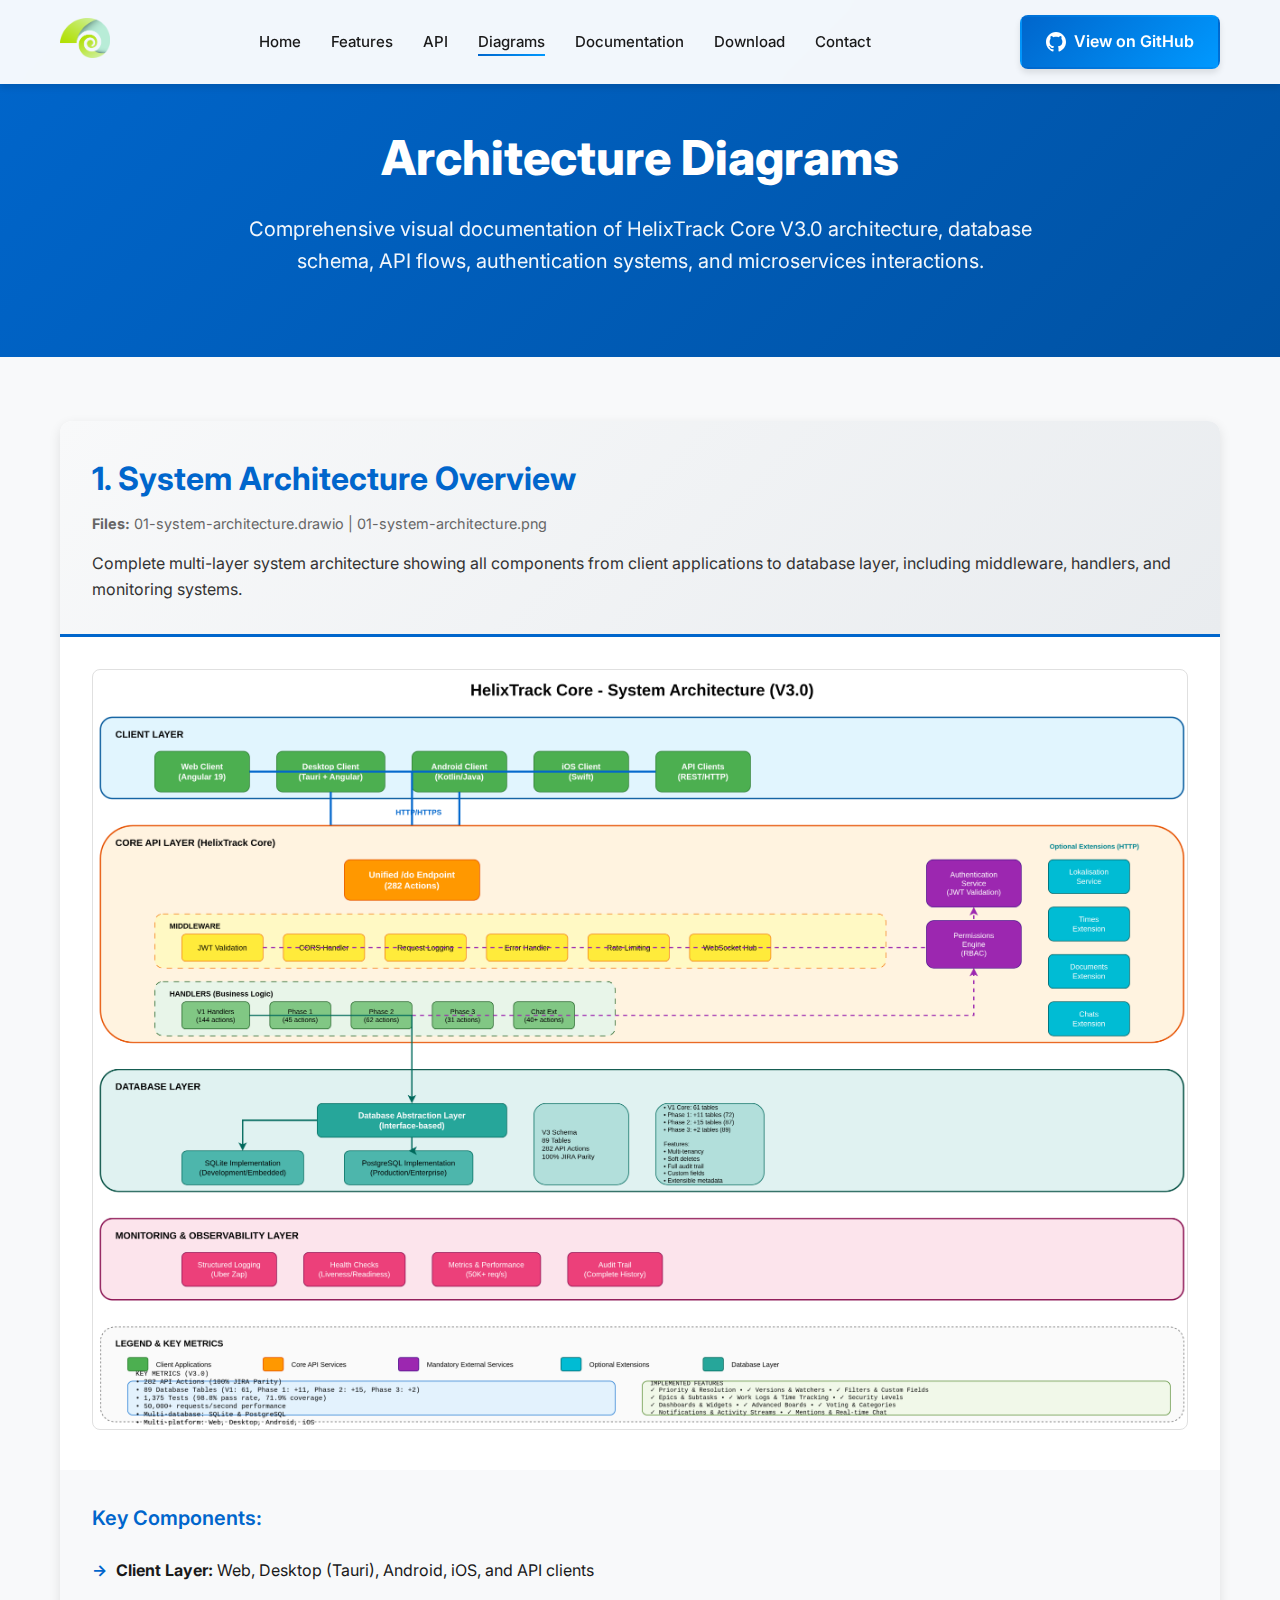
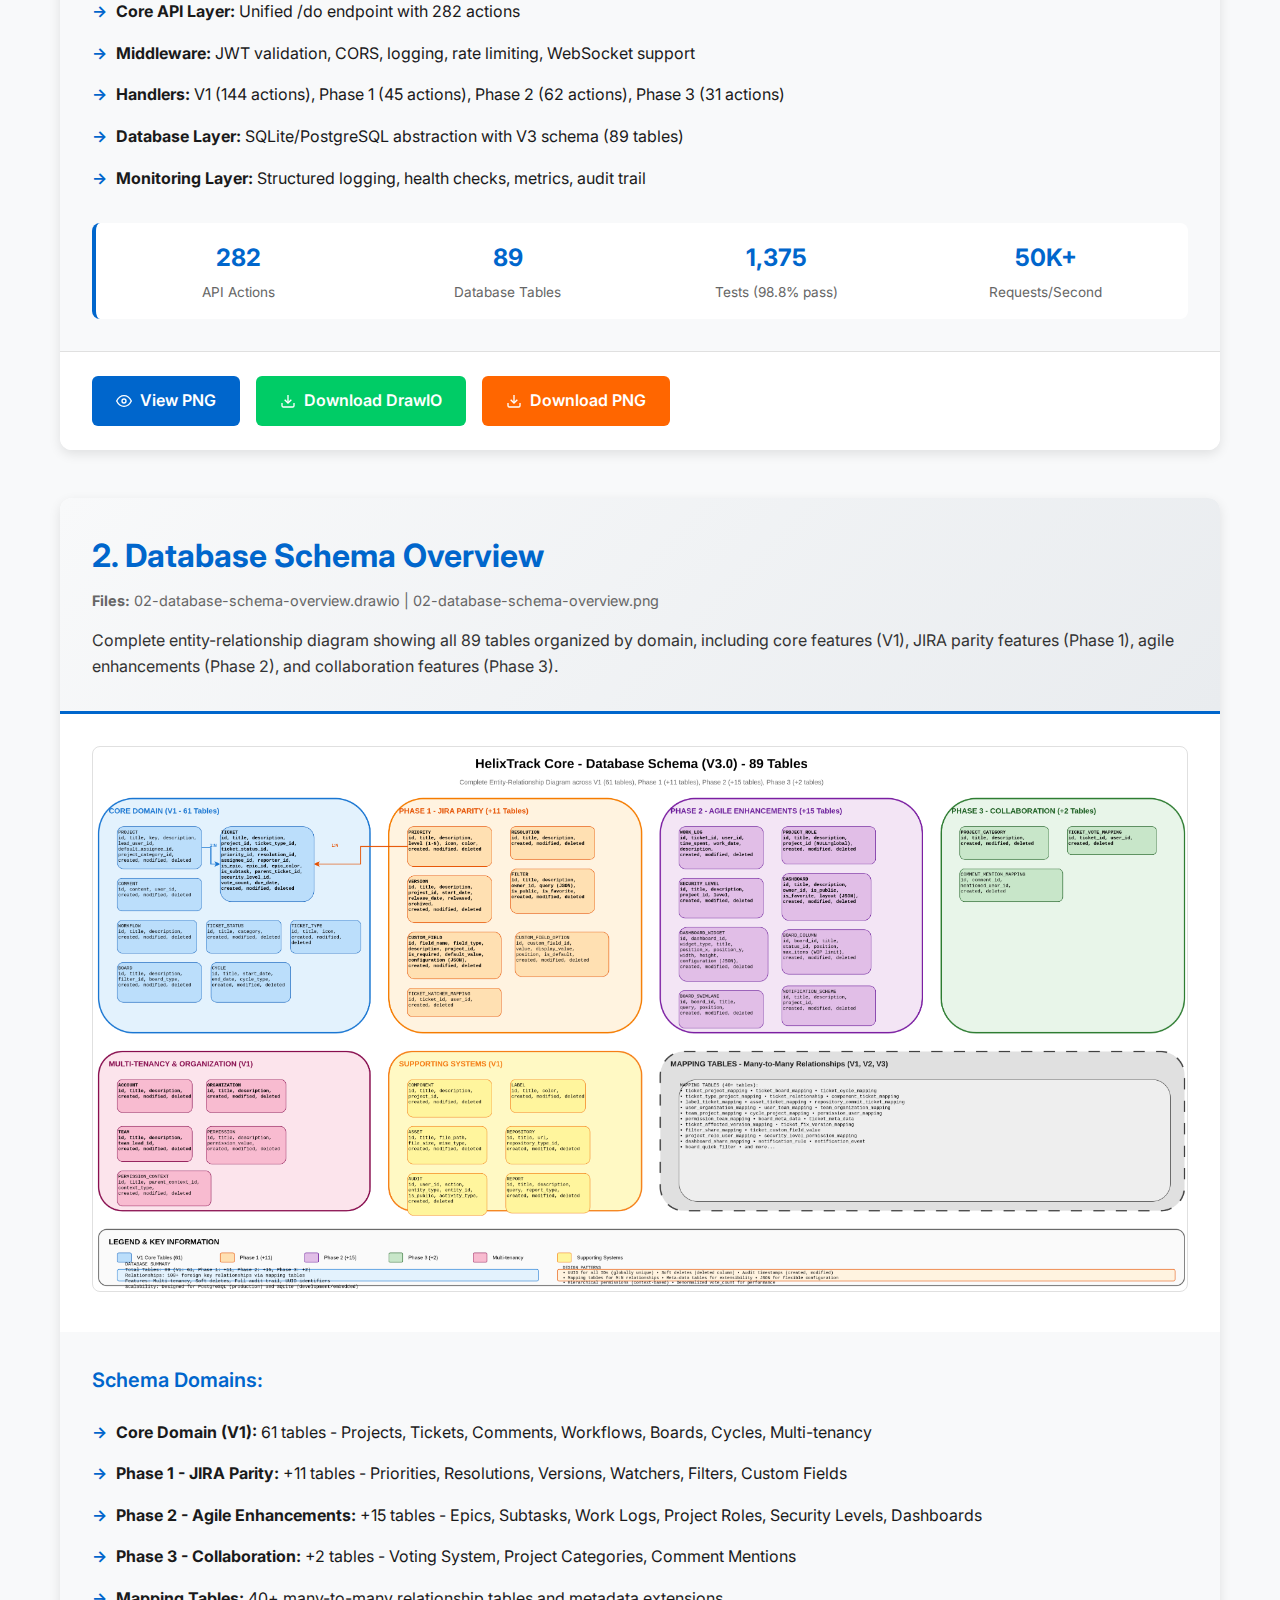
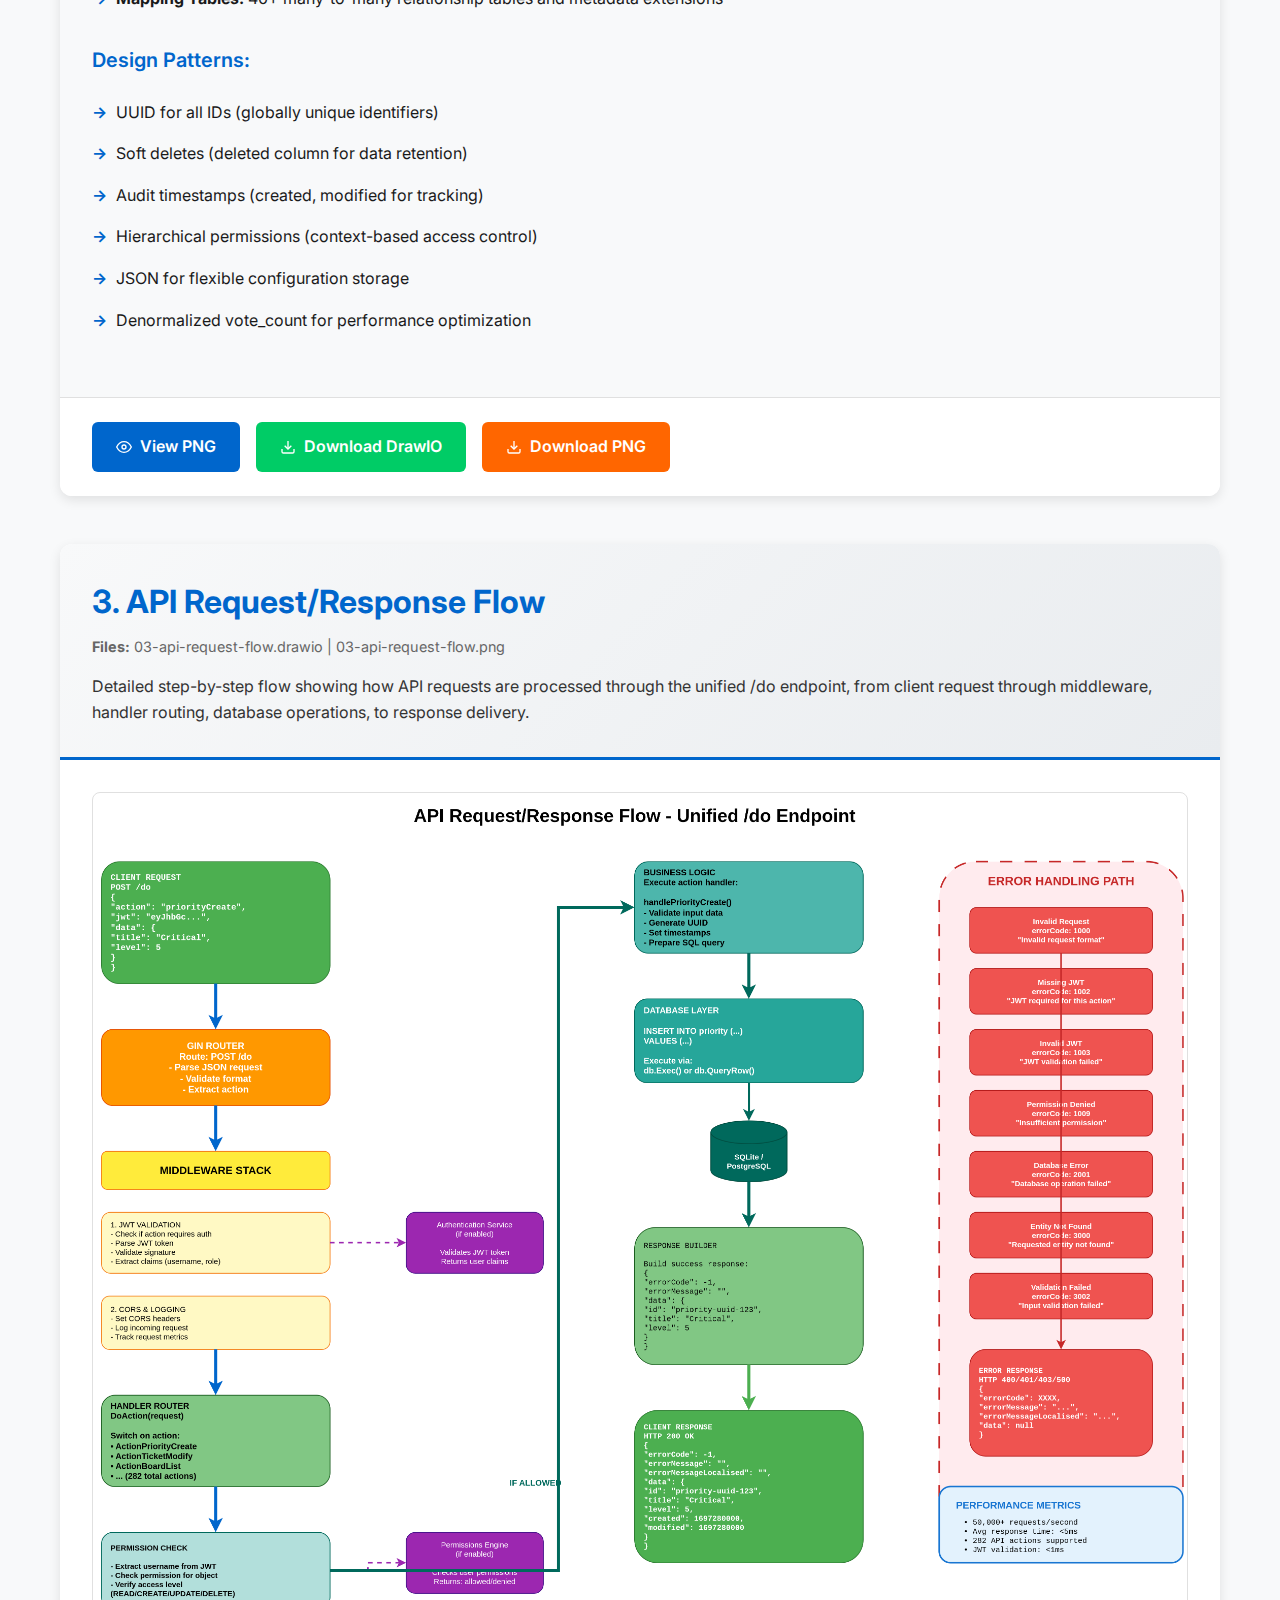
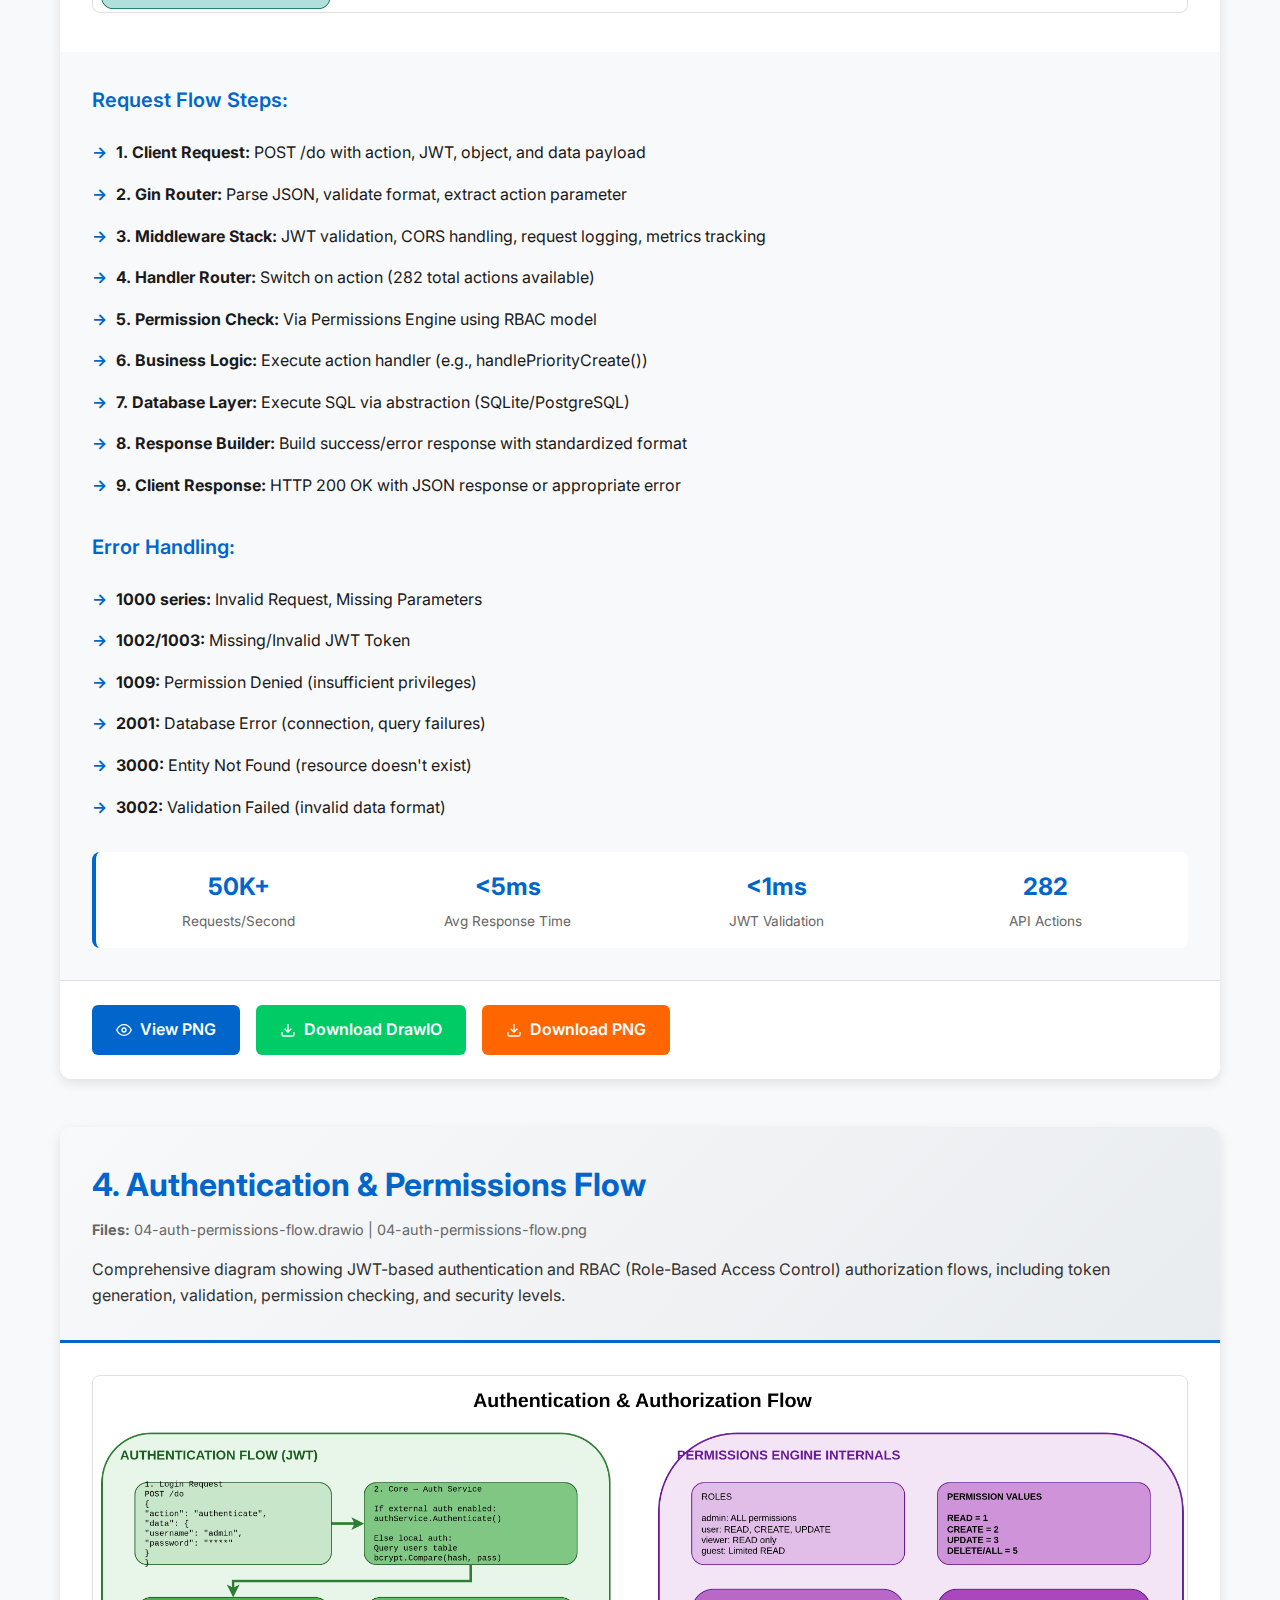
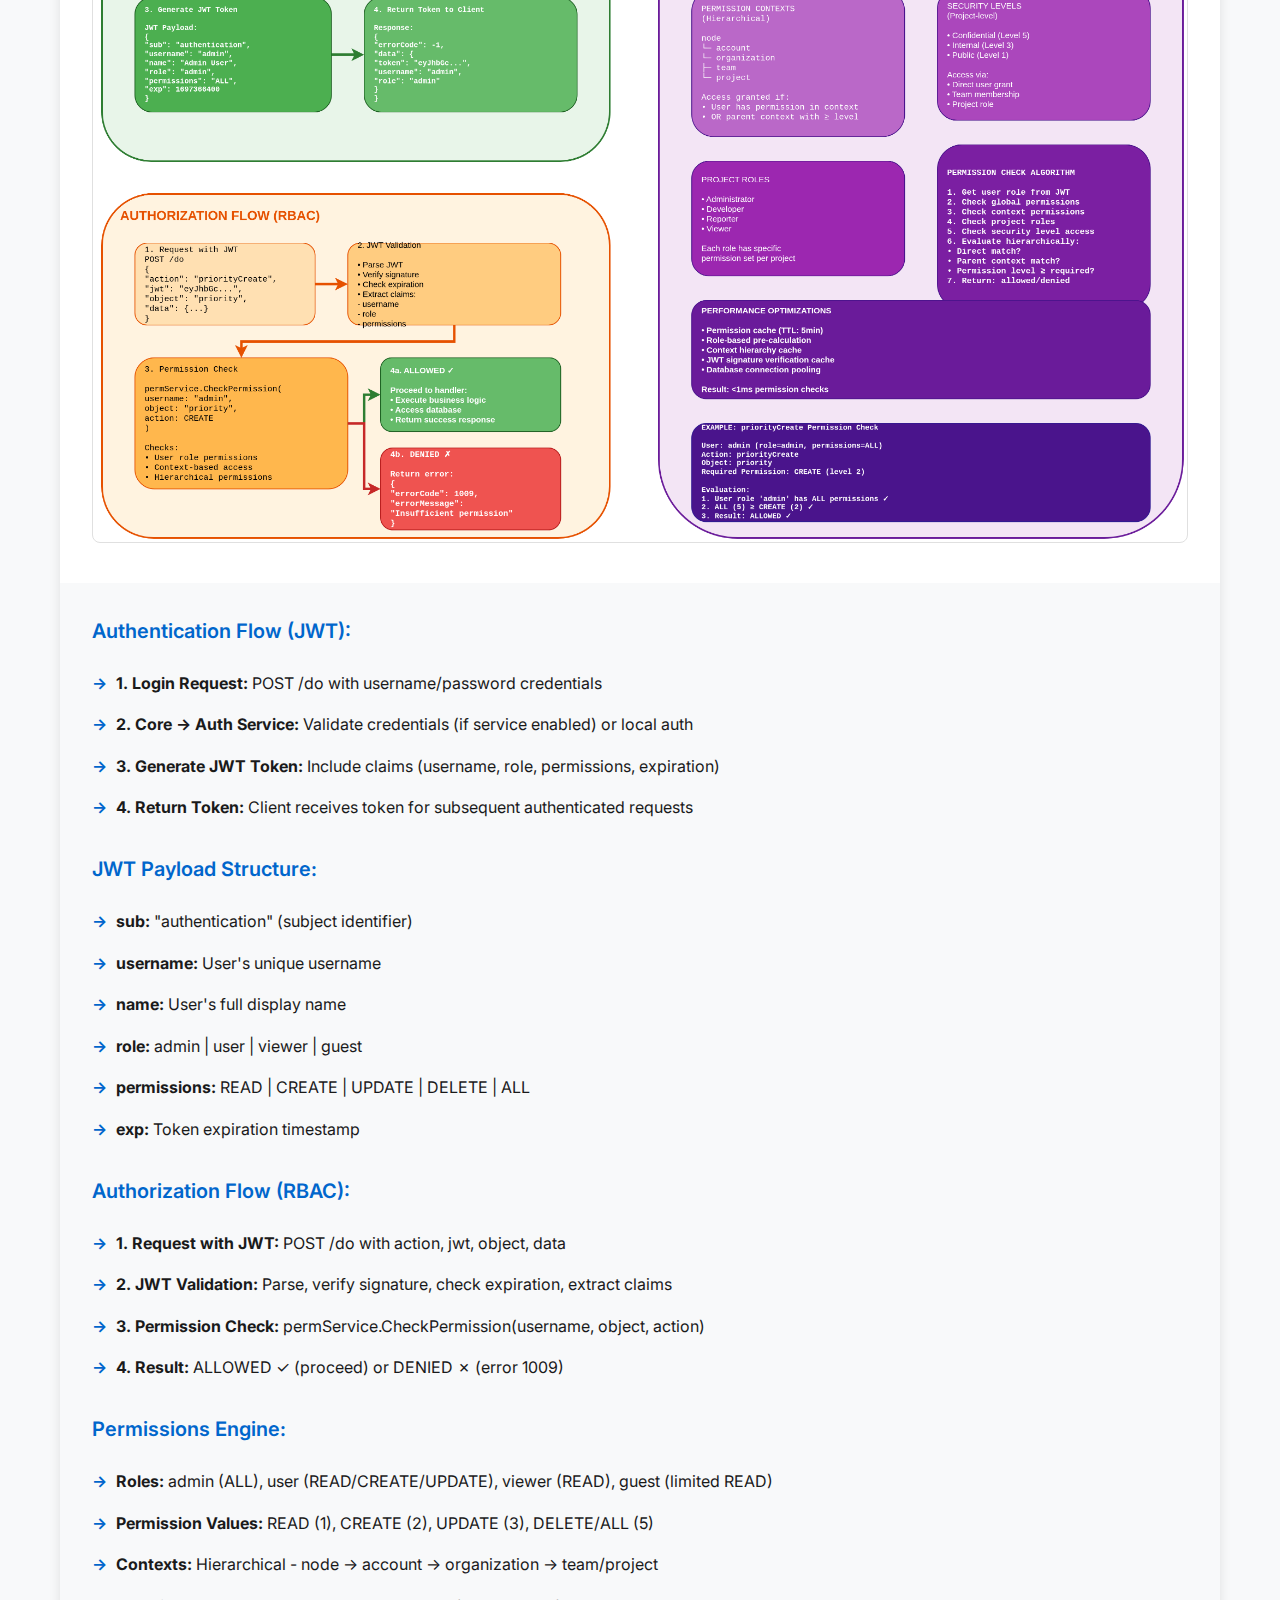
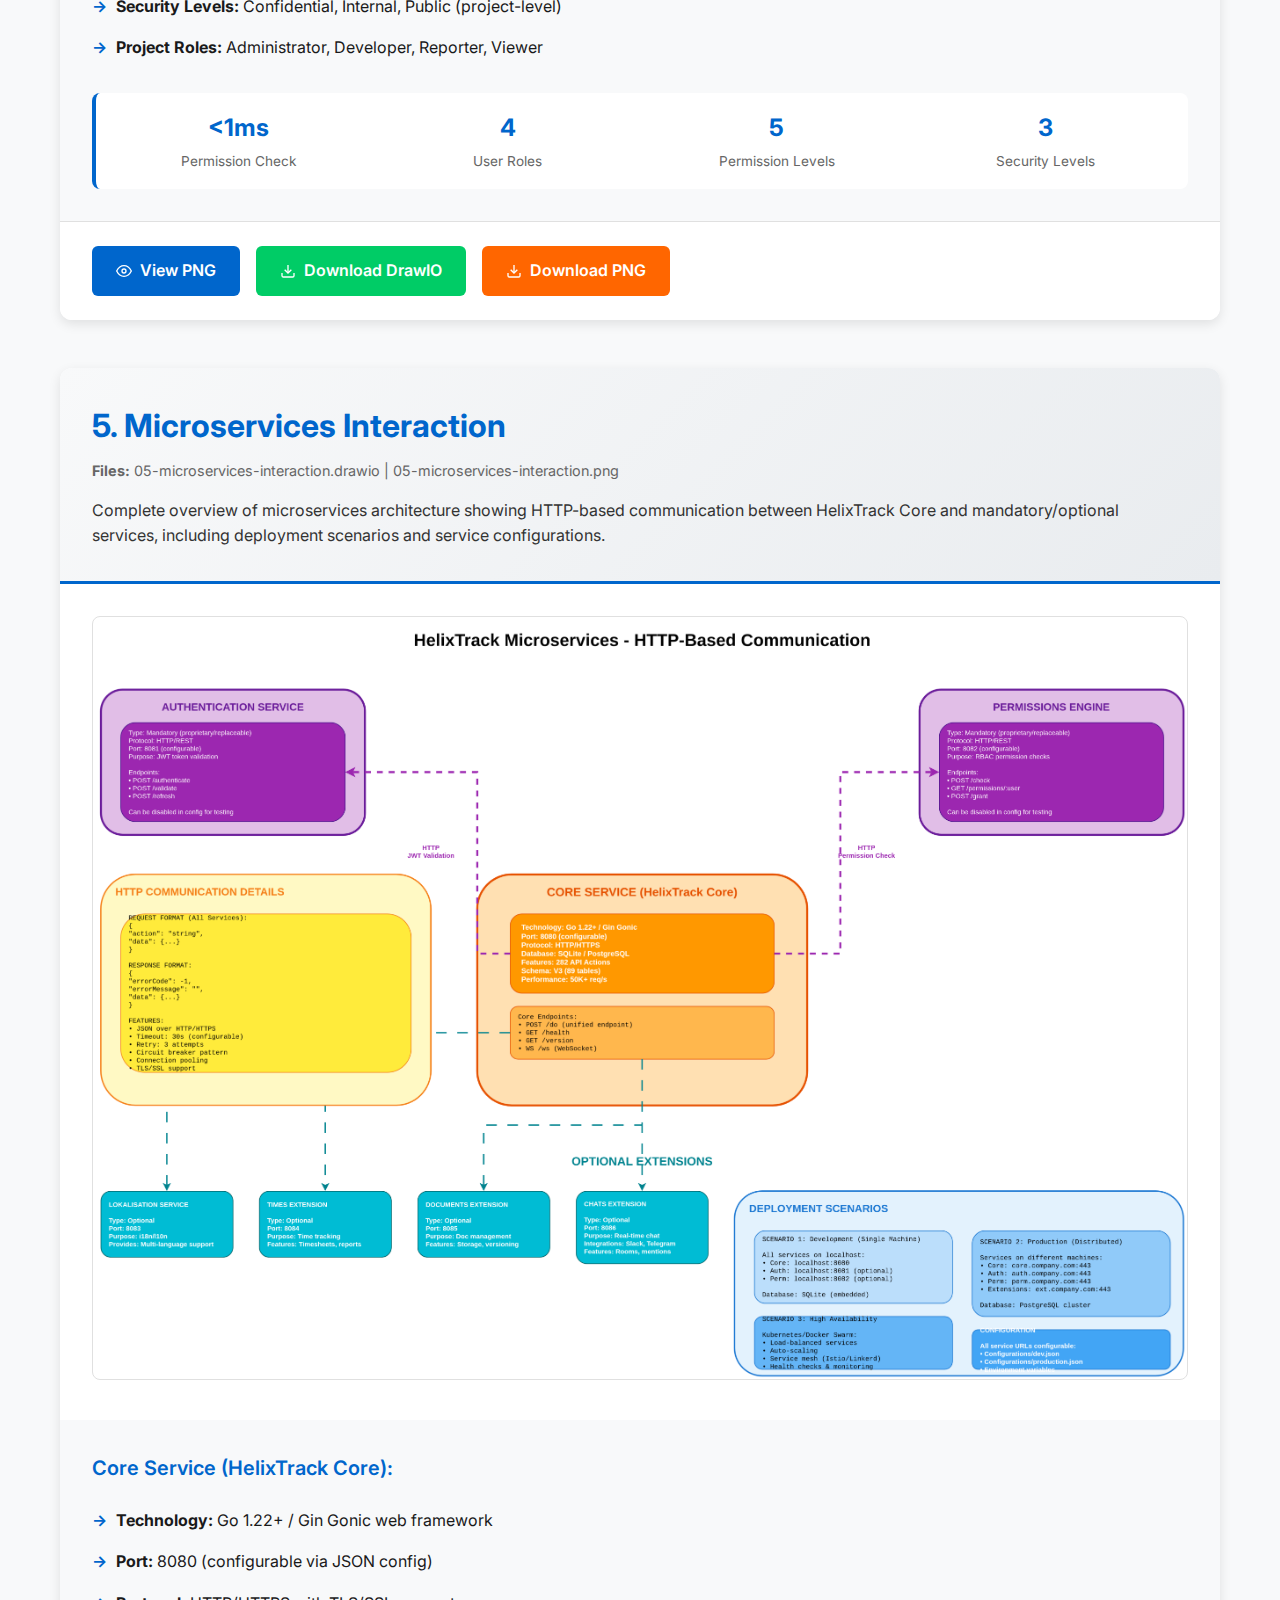
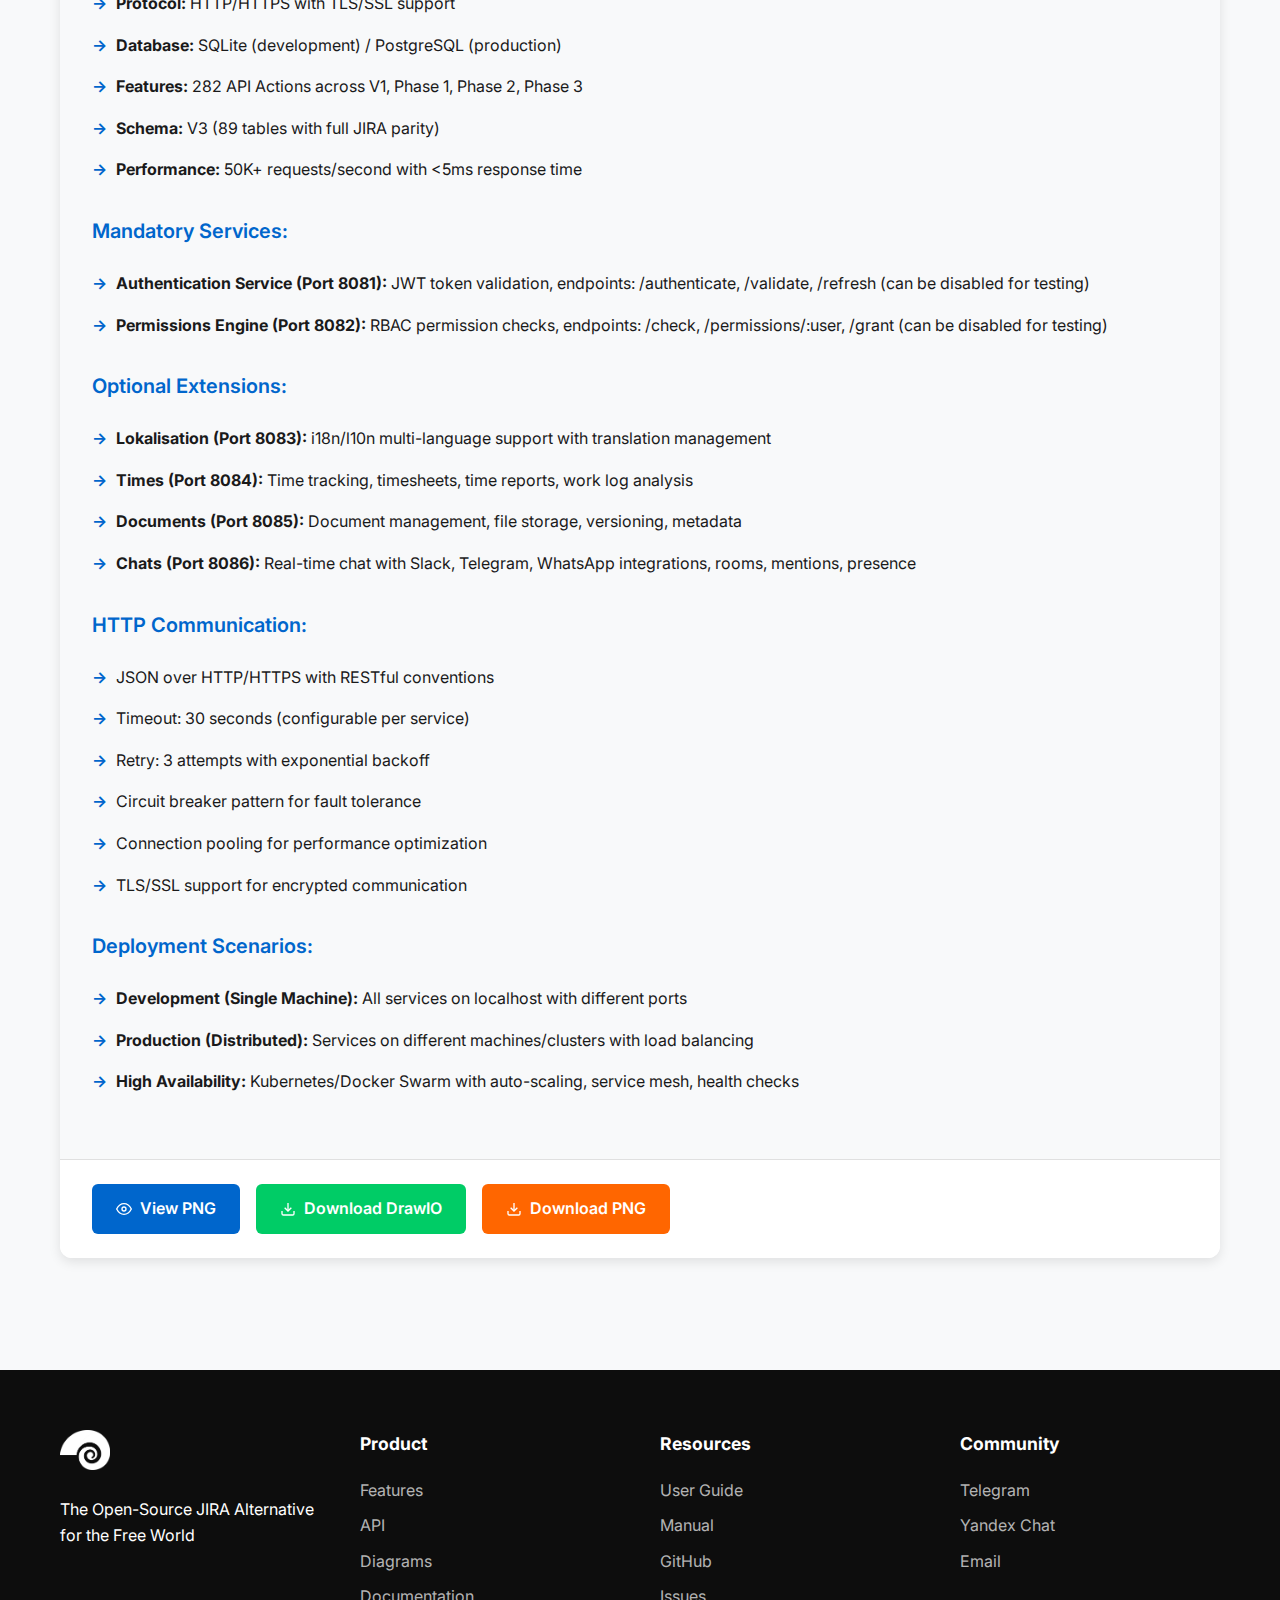
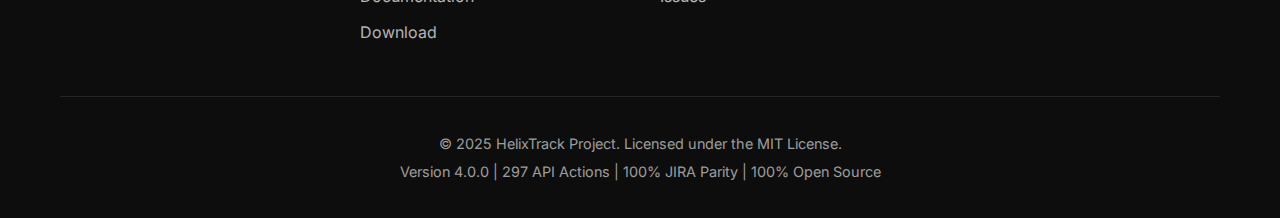
<file: docs/diagrams.html>
<!DOCTYPE html>
<html lang="en">
<head>
    <meta charset="UTF-8">
    <meta name="viewport" content="width=device-width, initial-scale=1.0">
    <meta name="description" content="HelixTrack Core - Comprehensive architecture diagrams showing system design, database schema, API flows, authentication, and microservices interactions.">
    <meta name="keywords" content="architecture diagrams, database schema, API documentation, microservices, system design, HelixTrack">
    <meta name="author" content="HelixTrack Project">
    <title>Architecture Diagrams - HelixTrack Core</title>
    <link rel="stylesheet" href="style.css">
    <link rel="preconnect" href="https://fonts.googleapis.com">
    <link rel="preconnect" href="https://fonts.gstatic.com" crossorigin>
    <link href="https://fonts.googleapis.com/css2?family=Inter:wght@300;400;500;600;700;800&family=Poppins:wght@300;400;500;600;700;800&display=swap" rel="stylesheet">
    <style>
        .diagrams-hero {
            background: linear-gradient(135deg, #0066cc 0%, #0052a3 100%);
            color: white;
            padding: 120px 0 80px;
            text-align: center;
        }

        .diagrams-hero h1 {
            font-size: 3rem;
            font-weight: 800;
            margin-bottom: 1rem;
        }

        .diagrams-hero p {
            font-size: 1.25rem;
            max-width: 800px;
            margin: 0 auto;
            opacity: 0.95;
        }

        .diagram-card {
            background: white;
            border-radius: 12px;
            box-shadow: 0 4px 12px rgba(0,0,0,0.1);
            margin-bottom: 3rem;
            overflow: hidden;
            transition: transform 0.3s ease, box-shadow 0.3s ease;
        }

        .diagram-card:hover {
            transform: translateY(-5px);
            box-shadow: 0 8px 24px rgba(0,0,0,0.15);
        }

        .diagram-header {
            padding: 2rem;
            background: linear-gradient(135deg, #f8f9fa 0%, #e9ecef 100%);
            border-bottom: 3px solid #0066cc;
        }

        .diagram-header h2 {
            font-size: 2rem;
            font-weight: 700;
            color: #0066cc;
            margin-bottom: 0.5rem;
        }

        .diagram-header .meta {
            font-size: 0.9rem;
            color: #666;
            margin-bottom: 1rem;
        }

        .diagram-header .description {
            font-size: 1rem;
            line-height: 1.6;
            color: #333;
        }

        .diagram-image {
            padding: 2rem;
            background: white;
            text-align: center;
        }

        .diagram-image img {
            max-width: 100%;
            height: auto;
            border: 1px solid #e0e0e0;
            border-radius: 8px;
            cursor: pointer;
            transition: transform 0.3s ease;
        }

        .diagram-image img:hover {
            transform: scale(1.02);
        }

        .diagram-details {
            padding: 2rem;
            background: #f8f9fa;
        }

        .diagram-details h3 {
            font-size: 1.25rem;
            font-weight: 600;
            color: #0066cc;
            margin-bottom: 1rem;
        }

        .diagram-details ul {
            list-style: none;
            padding: 0;
            margin-bottom: 1.5rem;
        }

        .diagram-details li {
            padding: 0.5rem 0;
            padding-left: 1.5rem;
            position: relative;
            line-height: 1.6;
        }

        .diagram-details li:before {
            content: "→";
            position: absolute;
            left: 0;
            color: #0066cc;
            font-weight: bold;
        }

        .diagram-actions {
            padding: 1.5rem 2rem;
            background: white;
            border-top: 1px solid #e0e0e0;
            display: flex;
            gap: 1rem;
            flex-wrap: wrap;
        }

        .btn-diagram {
            padding: 0.75rem 1.5rem;
            border-radius: 6px;
            font-weight: 600;
            text-decoration: none;
            transition: all 0.3s ease;
            display: inline-flex;
            align-items: center;
            gap: 0.5rem;
        }

        .btn-view-png {
            background: #0066cc;
            color: white;
        }

        .btn-view-png:hover {
            background: #0052a3;
            transform: translateY(-2px);
        }

        .btn-download-drawio {
            background: #00cc66;
            color: white;
        }

        .btn-download-drawio:hover {
            background: #00b359;
            transform: translateY(-2px);
        }

        .btn-download-png {
            background: #ff6600;
            color: white;
        }

        .btn-download-png:hover {
            background: #e55a00;
            transform: translateY(-2px);
        }

        .metrics {
            display: grid;
            grid-template-columns: repeat(auto-fit, minmax(150px, 1fr));
            gap: 1rem;
            margin-top: 1rem;
            padding: 1rem;
            background: white;
            border-radius: 8px;
            border-left: 4px solid #0066cc;
        }

        .metric {
            text-align: center;
        }

        .metric-value {
            font-size: 1.5rem;
            font-weight: 700;
            color: #0066cc;
        }

        .metric-label {
            font-size: 0.85rem;
            color: #666;
            margin-top: 0.25rem;
        }

        /* Modal for full-size viewing */
        .modal {
            display: none;
            position: fixed;
            z-index: 1000;
            left: 0;
            top: 0;
            width: 100%;
            height: 100%;
            background-color: rgba(0,0,0,0.9);
            padding: 2rem;
        }

        .modal-content {
            margin: auto;
            display: block;
            max-width: 95%;
            max-height: 95vh;
            object-fit: contain;
        }

        .close-modal {
            position: absolute;
            top: 2rem;
            right: 3rem;
            color: white;
            font-size: 3rem;
            font-weight: bold;
            cursor: pointer;
            transition: color 0.3s ease;
        }

        .close-modal:hover {
            color: #ff6600;
        }

        @media (max-width: 768px) {
            .diagrams-hero h1 {
                font-size: 2rem;
            }

            .diagram-header h2 {
                font-size: 1.5rem;
            }

            .diagram-actions {
                flex-direction: column;
            }
        }
    </style>
</head>
<body>
    <!-- Navigation -->
    <nav class="navbar">
        <div class="container">
            <div class="nav-wrapper">
                <div class="logo">
                    <img src="assets/Logo.png" alt="HelixTrack Logo" class="logo-img">
                </div>
                <ul class="nav-menu">
                    <li><a href="index.html" class="nav-link">Home</a></li>
                    <li><a href="index.html#features" class="nav-link">Features</a></li>
                    <li><a href="index.html#api" class="nav-link">API</a></li>
                    <li><a href="diagrams.html" class="nav-link active">Diagrams</a></li>
                    <li><a href="index.html#docs" class="nav-link">Documentation</a></li>
                    <li><a href="index.html#download" class="nav-link">Download</a></li>
                    <li><a href="index.html#contact" class="nav-link">Contact</a></li>
                </ul>
                <div class="nav-cta">
                    <a href="https://github.com/Helix-Track/Core" class="btn btn-primary" target="_blank">
                        <svg width="20" height="20" viewBox="0 0 24 24" fill="currentColor">
                            <path d="M12 0c-6.626 0-12 5.373-12 12 0 5.302 3.438 9.8 8.207 11.387.599.111.793-.261.793-.577v-2.234c-3.338.726-4.033-1.416-4.033-1.416-.546-1.387-1.333-1.756-1.333-1.756-1.089-.745.083-.729.083-.729 1.205.084 1.839 1.237 1.839 1.237 1.07 1.834 2.807 1.304 3.492.997.107-.775.418-1.305.762-1.604-2.665-.305-5.467-1.334-5.467-5.931 0-1.311.469-2.381 1.236-3.221-.124-.303-.535-1.524.117-3.176 0 0 1.008-.322 3.301 1.23.957-.266 1.983-.399 3.003-.404 1.02.005 2.047.138 3.006.404 2.291-1.552 3.297-1.23 3.297-1.23.653 1.653.242 2.874.118 3.176.77.84 1.235 1.911 1.235 3.221 0 4.609-2.807 5.624-5.479 5.921.43.372.823 1.102.823 2.222v3.293c0 .319.192.694.801.576 4.765-1.589 8.199-6.086 8.199-11.386 0-6.627-5.373-12-12-12z"/>
                        </svg>
                        View on GitHub
                    </a>
                </div>
                <div class="hamburger">
                    <span></span>
                    <span></span>
                    <span></span>
                </div>
            </div>
        </div>
    </nav>

    <!-- Hero Section -->
    <section class="diagrams-hero">
        <div class="container">
            <h1>Architecture Diagrams</h1>
            <p>
                Comprehensive visual documentation of HelixTrack Core V3.0 architecture,
                database schema, API flows, authentication systems, and microservices interactions.
            </p>
        </div>
    </section>

    <!-- Main Content -->
    <section style="padding: 4rem 0; background: #f8f9fa;">
        <div class="container">

            <!-- Diagram 1: System Architecture -->
            <div class="diagram-card">
                <div class="diagram-header">
                    <h2>1. System Architecture Overview</h2>
                    <div class="meta">
                        <strong>Files:</strong> 01-system-architecture.drawio | 01-system-architecture.png
                    </div>
                    <p class="description">
                        Complete multi-layer system architecture showing all components from client applications
                        to database layer, including middleware, handlers, and monitoring systems.
                    </p>
                </div>

                <div class="diagram-image">
                    <img src="assets/diagrams/01-system-architecture.png"
                         alt="System Architecture Overview"
                         onclick="openModal(this.src)">
                </div>

                <div class="diagram-details">
                    <h3>Key Components:</h3>
                    <ul>
                        <li><strong>Client Layer:</strong> Web, Desktop (Tauri), Android, iOS, and API clients</li>
                        <li><strong>Core API Layer:</strong> Unified /do endpoint with 282 actions</li>
                        <li><strong>Middleware:</strong> JWT validation, CORS, logging, rate limiting, WebSocket support</li>
                        <li><strong>Handlers:</strong> V1 (144 actions), Phase 1 (45 actions), Phase 2 (62 actions), Phase 3 (31 actions)</li>
                        <li><strong>Database Layer:</strong> SQLite/PostgreSQL abstraction with V3 schema (89 tables)</li>
                        <li><strong>Monitoring Layer:</strong> Structured logging, health checks, metrics, audit trail</li>
                    </ul>

                    <div class="metrics">
                        <div class="metric">
                            <div class="metric-value">282</div>
                            <div class="metric-label">API Actions</div>
                        </div>
                        <div class="metric">
                            <div class="metric-value">89</div>
                            <div class="metric-label">Database Tables</div>
                        </div>
                        <div class="metric">
                            <div class="metric-value">1,375</div>
                            <div class="metric-label">Tests (98.8% pass)</div>
                        </div>
                        <div class="metric">
                            <div class="metric-value">50K+</div>
                            <div class="metric-label">Requests/Second</div>
                        </div>
                    </div>
                </div>

                <div class="diagram-actions">
                    <a href="assets/diagrams/01-system-architecture.png" target="_blank" class="btn-diagram btn-view-png">
                        <svg width="16" height="16" viewBox="0 0 24 24" fill="none" stroke="currentColor" stroke-width="2">
                            <path d="M1 12s4-8 11-8 11 8 11 8-4 8-11 8-11-8-11-8z"/>
                            <circle cx="12" cy="12" r="3"/>
                        </svg>
                        View PNG
                    </a>
                    <a href="assets/diagrams/01-system-architecture.drawio" download class="btn-diagram btn-download-drawio">
                        <svg width="16" height="16" viewBox="0 0 24 24" fill="none" stroke="currentColor" stroke-width="2">
                            <path d="M21 15v4a2 2 0 0 1-2 2H5a2 2 0 0 1-2-2v-4"/>
                            <polyline points="7 10 12 15 17 10"/>
                            <line x1="12" y1="15" x2="12" y2="3"/>
                        </svg>
                        Download DrawIO
                    </a>
                    <a href="assets/diagrams/01-system-architecture.png" download class="btn-diagram btn-download-png">
                        <svg width="16" height="16" viewBox="0 0 24 24" fill="none" stroke="currentColor" stroke-width="2">
                            <path d="M21 15v4a2 2 0 0 1-2 2H5a2 2 0 0 1-2-2v-4"/>
                            <polyline points="7 10 12 15 17 10"/>
                            <line x1="12" y1="15" x2="12" y2="3"/>
                        </svg>
                        Download PNG
                    </a>
                </div>
            </div>

            <!-- Diagram 2: Database Schema -->
            <div class="diagram-card">
                <div class="diagram-header">
                    <h2>2. Database Schema Overview</h2>
                    <div class="meta">
                        <strong>Files:</strong> 02-database-schema-overview.drawio | 02-database-schema-overview.png
                    </div>
                    <p class="description">
                        Complete entity-relationship diagram showing all 89 tables organized by domain,
                        including core features (V1), JIRA parity features (Phase 1), agile enhancements (Phase 2),
                        and collaboration features (Phase 3).
                    </p>
                </div>

                <div class="diagram-image">
                    <img src="assets/diagrams/02-database-schema-overview.png"
                         alt="Database Schema Overview"
                         onclick="openModal(this.src)">
                </div>

                <div class="diagram-details">
                    <h3>Schema Domains:</h3>
                    <ul>
                        <li><strong>Core Domain (V1):</strong> 61 tables - Projects, Tickets, Comments, Workflows, Boards, Cycles, Multi-tenancy</li>
                        <li><strong>Phase 1 - JIRA Parity:</strong> +11 tables - Priorities, Resolutions, Versions, Watchers, Filters, Custom Fields</li>
                        <li><strong>Phase 2 - Agile Enhancements:</strong> +15 tables - Epics, Subtasks, Work Logs, Project Roles, Security Levels, Dashboards</li>
                        <li><strong>Phase 3 - Collaboration:</strong> +2 tables - Voting System, Project Categories, Comment Mentions</li>
                        <li><strong>Mapping Tables:</strong> 40+ many-to-many relationship tables and metadata extensions</li>
                    </ul>

                    <h3>Design Patterns:</h3>
                    <ul>
                        <li>UUID for all IDs (globally unique identifiers)</li>
                        <li>Soft deletes (deleted column for data retention)</li>
                        <li>Audit timestamps (created, modified for tracking)</li>
                        <li>Hierarchical permissions (context-based access control)</li>
                        <li>JSON for flexible configuration storage</li>
                        <li>Denormalized vote_count for performance optimization</li>
                    </ul>
                </div>

                <div class="diagram-actions">
                    <a href="assets/diagrams/02-database-schema-overview.png" target="_blank" class="btn-diagram btn-view-png">
                        <svg width="16" height="16" viewBox="0 0 24 24" fill="none" stroke="currentColor" stroke-width="2">
                            <path d="M1 12s4-8 11-8 11 8 11 8-4 8-11 8-11-8-11-8z"/>
                            <circle cx="12" cy="12" r="3"/>
                        </svg>
                        View PNG
                    </a>
                    <a href="assets/diagrams/02-database-schema-overview.drawio" download class="btn-diagram btn-download-drawio">
                        <svg width="16" height="16" viewBox="0 0 24 24" fill="none" stroke="currentColor" stroke-width="2">
                            <path d="M21 15v4a2 2 0 0 1-2 2H5a2 2 0 0 1-2-2v-4"/>
                            <polyline points="7 10 12 15 17 10"/>
                            <line x1="12" y1="15" x2="12" y2="3"/>
                        </svg>
                        Download DrawIO
                    </a>
                    <a href="assets/diagrams/02-database-schema-overview.png" download class="btn-diagram btn-download-png">
                        <svg width="16" height="16" viewBox="0 0 24 24" fill="none" stroke="currentColor" stroke-width="2">
                            <path d="M21 15v4a2 2 0 0 1-2 2H5a2 2 0 0 1-2-2v-4"/>
                            <polyline points="7 10 12 15 17 10"/>
                            <line x1="12" y1="15" x2="12" y2="3"/>
                        </svg>
                        Download PNG
                    </a>
                </div>
            </div>

            <!-- Diagram 3: API Request Flow -->
            <div class="diagram-card">
                <div class="diagram-header">
                    <h2>3. API Request/Response Flow</h2>
                    <div class="meta">
                        <strong>Files:</strong> 03-api-request-flow.drawio | 03-api-request-flow.png
                    </div>
                    <p class="description">
                        Detailed step-by-step flow showing how API requests are processed through the unified /do endpoint,
                        from client request through middleware, handler routing, database operations, to response delivery.
                    </p>
                </div>

                <div class="diagram-image">
                    <img src="assets/diagrams/03-api-request-flow.png"
                         alt="API Request/Response Flow"
                         onclick="openModal(this.src)">
                </div>

                <div class="diagram-details">
                    <h3>Request Flow Steps:</h3>
                    <ul>
                        <li><strong>1. Client Request:</strong> POST /do with action, JWT, object, and data payload</li>
                        <li><strong>2. Gin Router:</strong> Parse JSON, validate format, extract action parameter</li>
                        <li><strong>3. Middleware Stack:</strong> JWT validation, CORS handling, request logging, metrics tracking</li>
                        <li><strong>4. Handler Router:</strong> Switch on action (282 total actions available)</li>
                        <li><strong>5. Permission Check:</strong> Via Permissions Engine using RBAC model</li>
                        <li><strong>6. Business Logic:</strong> Execute action handler (e.g., handlePriorityCreate())</li>
                        <li><strong>7. Database Layer:</strong> Execute SQL via abstraction (SQLite/PostgreSQL)</li>
                        <li><strong>8. Response Builder:</strong> Build success/error response with standardized format</li>
                        <li><strong>9. Client Response:</strong> HTTP 200 OK with JSON response or appropriate error</li>
                    </ul>

                    <h3>Error Handling:</h3>
                    <ul>
                        <li><strong>1000 series:</strong> Invalid Request, Missing Parameters</li>
                        <li><strong>1002/1003:</strong> Missing/Invalid JWT Token</li>
                        <li><strong>1009:</strong> Permission Denied (insufficient privileges)</li>
                        <li><strong>2001:</strong> Database Error (connection, query failures)</li>
                        <li><strong>3000:</strong> Entity Not Found (resource doesn't exist)</li>
                        <li><strong>3002:</strong> Validation Failed (invalid data format)</li>
                    </ul>

                    <div class="metrics">
                        <div class="metric">
                            <div class="metric-value">50K+</div>
                            <div class="metric-label">Requests/Second</div>
                        </div>
                        <div class="metric">
                            <div class="metric-value">&lt;5ms</div>
                            <div class="metric-label">Avg Response Time</div>
                        </div>
                        <div class="metric">
                            <div class="metric-value">&lt;1ms</div>
                            <div class="metric-label">JWT Validation</div>
                        </div>
                        <div class="metric">
                            <div class="metric-value">282</div>
                            <div class="metric-label">API Actions</div>
                        </div>
                    </div>
                </div>

                <div class="diagram-actions">
                    <a href="assets/diagrams/03-api-request-flow.png" target="_blank" class="btn-diagram btn-view-png">
                        <svg width="16" height="16" viewBox="0 0 24 24" fill="none" stroke="currentColor" stroke-width="2">
                            <path d="M1 12s4-8 11-8 11 8 11 8-4 8-11 8-11-8-11-8z"/>
                            <circle cx="12" cy="12" r="3"/>
                        </svg>
                        View PNG
                    </a>
                    <a href="assets/diagrams/03-api-request-flow.drawio" download class="btn-diagram btn-download-drawio">
                        <svg width="16" height="16" viewBox="0 0 24 24" fill="none" stroke="currentColor" stroke-width="2">
                            <path d="M21 15v4a2 2 0 0 1-2 2H5a2 2 0 0 1-2-2v-4"/>
                            <polyline points="7 10 12 15 17 10"/>
                            <line x1="12" y1="15" x2="12" y2="3"/>
                        </svg>
                        Download DrawIO
                    </a>
                    <a href="assets/diagrams/03-api-request-flow.png" download class="btn-diagram btn-download-png">
                        <svg width="16" height="16" viewBox="0 0 24 24" fill="none" stroke="currentColor" stroke-width="2">
                            <path d="M21 15v4a2 2 0 0 1-2 2H5a2 2 0 0 1-2-2v-4"/>
                            <polyline points="7 10 12 15 17 10"/>
                            <line x1="12" y1="15" x2="12" y2="3"/>
                        </svg>
                        Download PNG
                    </a>
                </div>
            </div>

            <!-- Diagram 4: Auth & Permissions -->
            <div class="diagram-card">
                <div class="diagram-header">
                    <h2>4. Authentication & Permissions Flow</h2>
                    <div class="meta">
                        <strong>Files:</strong> 04-auth-permissions-flow.drawio | 04-auth-permissions-flow.png
                    </div>
                    <p class="description">
                        Comprehensive diagram showing JWT-based authentication and RBAC (Role-Based Access Control) authorization flows,
                        including token generation, validation, permission checking, and security levels.
                    </p>
                </div>

                <div class="diagram-image">
                    <img src="assets/diagrams/04-auth-permissions-flow.png"
                         alt="Authentication & Permissions Flow"
                         onclick="openModal(this.src)">
                </div>

                <div class="diagram-details">
                    <h3>Authentication Flow (JWT):</h3>
                    <ul>
                        <li><strong>1. Login Request:</strong> POST /do with username/password credentials</li>
                        <li><strong>2. Core → Auth Service:</strong> Validate credentials (if service enabled) or local auth</li>
                        <li><strong>3. Generate JWT Token:</strong> Include claims (username, role, permissions, expiration)</li>
                        <li><strong>4. Return Token:</strong> Client receives token for subsequent authenticated requests</li>
                    </ul>

                    <h3>JWT Payload Structure:</h3>
                    <ul>
                        <li><strong>sub:</strong> "authentication" (subject identifier)</li>
                        <li><strong>username:</strong> User's unique username</li>
                        <li><strong>name:</strong> User's full display name</li>
                        <li><strong>role:</strong> admin | user | viewer | guest</li>
                        <li><strong>permissions:</strong> READ | CREATE | UPDATE | DELETE | ALL</li>
                        <li><strong>exp:</strong> Token expiration timestamp</li>
                    </ul>

                    <h3>Authorization Flow (RBAC):</h3>
                    <ul>
                        <li><strong>1. Request with JWT:</strong> POST /do with action, jwt, object, data</li>
                        <li><strong>2. JWT Validation:</strong> Parse, verify signature, check expiration, extract claims</li>
                        <li><strong>3. Permission Check:</strong> permService.CheckPermission(username, object, action)</li>
                        <li><strong>4. Result:</strong> ALLOWED ✓ (proceed) or DENIED ✗ (error 1009)</li>
                    </ul>

                    <h3>Permissions Engine:</h3>
                    <ul>
                        <li><strong>Roles:</strong> admin (ALL), user (READ/CREATE/UPDATE), viewer (READ), guest (limited READ)</li>
                        <li><strong>Permission Values:</strong> READ (1), CREATE (2), UPDATE (3), DELETE/ALL (5)</li>
                        <li><strong>Contexts:</strong> Hierarchical - node → account → organization → team/project</li>
                        <li><strong>Security Levels:</strong> Confidential, Internal, Public (project-level)</li>
                        <li><strong>Project Roles:</strong> Administrator, Developer, Reporter, Viewer</li>
                    </ul>

                    <div class="metrics">
                        <div class="metric">
                            <div class="metric-value">&lt;1ms</div>
                            <div class="metric-label">Permission Check</div>
                        </div>
                        <div class="metric">
                            <div class="metric-value">4</div>
                            <div class="metric-label">User Roles</div>
                        </div>
                        <div class="metric">
                            <div class="metric-value">5</div>
                            <div class="metric-label">Permission Levels</div>
                        </div>
                        <div class="metric">
                            <div class="metric-value">3</div>
                            <div class="metric-label">Security Levels</div>
                        </div>
                    </div>
                </div>

                <div class="diagram-actions">
                    <a href="assets/diagrams/04-auth-permissions-flow.png" target="_blank" class="btn-diagram btn-view-png">
                        <svg width="16" height="16" viewBox="0 0 24 24" fill="none" stroke="currentColor" stroke-width="2">
                            <path d="M1 12s4-8 11-8 11 8 11 8-4 8-11 8-11-8-11-8z"/>
                            <circle cx="12" cy="12" r="3"/>
                        </svg>
                        View PNG
                    </a>
                    <a href="assets/diagrams/04-auth-permissions-flow.drawio" download class="btn-diagram btn-download-drawio">
                        <svg width="16" height="16" viewBox="0 0 24 24" fill="none" stroke="currentColor" stroke-width="2">
                            <path d="M21 15v4a2 2 0 0 1-2 2H5a2 2 0 0 1-2-2v-4"/>
                            <polyline points="7 10 12 15 17 10"/>
                            <line x1="12" y1="15" x2="12" y2="3"/>
                        </svg>
                        Download DrawIO
                    </a>
                    <a href="assets/diagrams/04-auth-permissions-flow.png" download class="btn-diagram btn-download-png">
                        <svg width="16" height="16" viewBox="0 0 24 24" fill="none" stroke="currentColor" stroke-width="2">
                            <path d="M21 15v4a2 2 0 0 1-2 2H5a2 2 0 0 1-2-2v-4"/>
                            <polyline points="7 10 12 15 17 10"/>
                            <line x1="12" y1="15" x2="12" y2="3"/>
                        </svg>
                        Download PNG
                    </a>
                </div>
            </div>

            <!-- Diagram 5: Microservices Interaction -->
            <div class="diagram-card">
                <div class="diagram-header">
                    <h2>5. Microservices Interaction</h2>
                    <div class="meta">
                        <strong>Files:</strong> 05-microservices-interaction.drawio | 05-microservices-interaction.png
                    </div>
                    <p class="description">
                        Complete overview of microservices architecture showing HTTP-based communication between
                        HelixTrack Core and mandatory/optional services, including deployment scenarios and service configurations.
                    </p>
                </div>

                <div class="diagram-image">
                    <img src="assets/diagrams/05-microservices-interaction.png"
                         alt="Microservices Interaction"
                         onclick="openModal(this.src)">
                </div>

                <div class="diagram-details">
                    <h3>Core Service (HelixTrack Core):</h3>
                    <ul>
                        <li><strong>Technology:</strong> Go 1.22+ / Gin Gonic web framework</li>
                        <li><strong>Port:</strong> 8080 (configurable via JSON config)</li>
                        <li><strong>Protocol:</strong> HTTP/HTTPS with TLS/SSL support</li>
                        <li><strong>Database:</strong> SQLite (development) / PostgreSQL (production)</li>
                        <li><strong>Features:</strong> 282 API Actions across V1, Phase 1, Phase 2, Phase 3</li>
                        <li><strong>Schema:</strong> V3 (89 tables with full JIRA parity)</li>
                        <li><strong>Performance:</strong> 50K+ requests/second with <5ms response time</li>
                    </ul>

                    <h3>Mandatory Services:</h3>
                    <ul>
                        <li><strong>Authentication Service (Port 8081):</strong> JWT token validation, endpoints: /authenticate, /validate, /refresh (can be disabled for testing)</li>
                        <li><strong>Permissions Engine (Port 8082):</strong> RBAC permission checks, endpoints: /check, /permissions/:user, /grant (can be disabled for testing)</li>
                    </ul>

                    <h3>Optional Extensions:</h3>
                    <ul>
                        <li><strong>Lokalisation (Port 8083):</strong> i18n/l10n multi-language support with translation management</li>
                        <li><strong>Times (Port 8084):</strong> Time tracking, timesheets, time reports, work log analysis</li>
                        <li><strong>Documents (Port 8085):</strong> Document management, file storage, versioning, metadata</li>
                        <li><strong>Chats (Port 8086):</strong> Real-time chat with Slack, Telegram, WhatsApp integrations, rooms, mentions, presence</li>
                    </ul>

                    <h3>HTTP Communication:</h3>
                    <ul>
                        <li>JSON over HTTP/HTTPS with RESTful conventions</li>
                        <li>Timeout: 30 seconds (configurable per service)</li>
                        <li>Retry: 3 attempts with exponential backoff</li>
                        <li>Circuit breaker pattern for fault tolerance</li>
                        <li>Connection pooling for performance optimization</li>
                        <li>TLS/SSL support for encrypted communication</li>
                    </ul>

                    <h3>Deployment Scenarios:</h3>
                    <ul>
                        <li><strong>Development (Single Machine):</strong> All services on localhost with different ports</li>
                        <li><strong>Production (Distributed):</strong> Services on different machines/clusters with load balancing</li>
                        <li><strong>High Availability:</strong> Kubernetes/Docker Swarm with auto-scaling, service mesh, health checks</li>
                    </ul>
                </div>

                <div class="diagram-actions">
                    <a href="assets/diagrams/05-microservices-interaction.png" target="_blank" class="btn-diagram btn-view-png">
                        <svg width="16" height="16" viewBox="0 0 24 24" fill="none" stroke="currentColor" stroke-width="2">
                            <path d="M1 12s4-8 11-8 11 8 11 8-4 8-11 8-11-8-11-8z"/>
                            <circle cx="12" cy="12" r="3"/>
                        </svg>
                        View PNG
                    </a>
                    <a href="assets/diagrams/05-microservices-interaction.drawio" download class="btn-diagram btn-download-drawio">
                        <svg width="16" height="16" viewBox="0 0 24 24" fill="none" stroke="currentColor" stroke-width="2">
                            <path d="M21 15v4a2 2 0 0 1-2 2H5a2 2 0 0 1-2-2v-4"/>
                            <polyline points="7 10 12 15 17 10"/>
                            <line x1="12" y1="15" x2="12" y2="3"/>
                        </svg>
                        Download DrawIO
                    </a>
                    <a href="assets/diagrams/05-microservices-interaction.png" download class="btn-diagram btn-download-png">
                        <svg width="16" height="16" viewBox="0 0 24 24" fill="none" stroke="currentColor" stroke-width="2">
                            <path d="M21 15v4a2 2 0 0 1-2 2H5a2 2 0 0 1-2-2v-4"/>
                            <polyline points="7 10 12 15 17 10"/>
                            <line x1="12" y1="15" x2="12" y2="3"/>
                        </svg>
                        Download PNG
                    </a>
                </div>
            </div>

        </div>
    </section>

    <!-- Footer -->
    <footer class="footer">
        <div class="container">
            <div class="footer-content">
                <div class="footer-section">
                    <img src="assets/Logo.png" alt="HelixTrack Logo" class="footer-logo">
                    <p>The Open-Source JIRA Alternative for the Free World</p>
                </div>
                <div class="footer-section">
                    <h4>Product</h4>
                    <ul>
                        <li><a href="index.html#features">Features</a></li>
                        <li><a href="index.html#api">API</a></li>
                        <li><a href="diagrams.html">Diagrams</a></li>
                        <li><a href="index.html#docs">Documentation</a></li>
                        <li><a href="index.html#download">Download</a></li>
                    </ul>
                </div>
                <div class="footer-section">
                    <h4>Resources</h4>
                    <ul>
                        <li><a href="book/index.html">User Guide</a></li>
                        <li><a href="manual.html">Manual</a></li>
                        <li><a href="https://github.com/Helix-Track/Core">GitHub</a></li>
                        <li><a href="https://github.com/Helix-Track/Core/issues">Issues</a></li>
                    </ul>
                </div>
                <div class="footer-section">
                    <h4>Community</h4>
                    <ul>
                        <li><a href="https://t.me/helixtrack">Telegram</a></li>
                        <li><a href="https://yandex.ru/chat/#/join/8813765f-4288-49e9-8c65-1e088f988587">Yandex Chat</a></li>
                        <li><a href="mailto:svyaz.s.ulitkami@helixtrack.ru">Email</a></li>
                    </ul>
                </div>
            </div>
            <div class="footer-bottom">
                <p>&copy; 2025 HelixTrack Project. Licensed under the MIT License.</p>
                <p>Version 4.0.0 | 297 API Actions | 100% JIRA Parity | 100% Open Source</p>
            </div>
        </div>
    </footer>

    <!-- Modal for Full-Size Image Viewing -->
    <div id="imageModal" class="modal" onclick="closeModal()">
        <span class="close-modal">&times;</span>
        <img class="modal-content" id="modalImage">
    </div>

    <script src="script.js"></script>
    <script>
        // Modal functionality for full-size image viewing
        function openModal(src) {
            const modal = document.getElementById('imageModal');
            const modalImg = document.getElementById('modalImage');
            modal.style.display = 'block';
            modalImg.src = src;
        }

        function closeModal() {
            document.getElementById('imageModal').style.display = 'none';
        }

        // Close modal on escape key
        document.addEventListener('keydown', function(event) {
            if (event.key === 'Escape') {
                closeModal();
            }
        });
    </script>
</body>
</html>
</file>
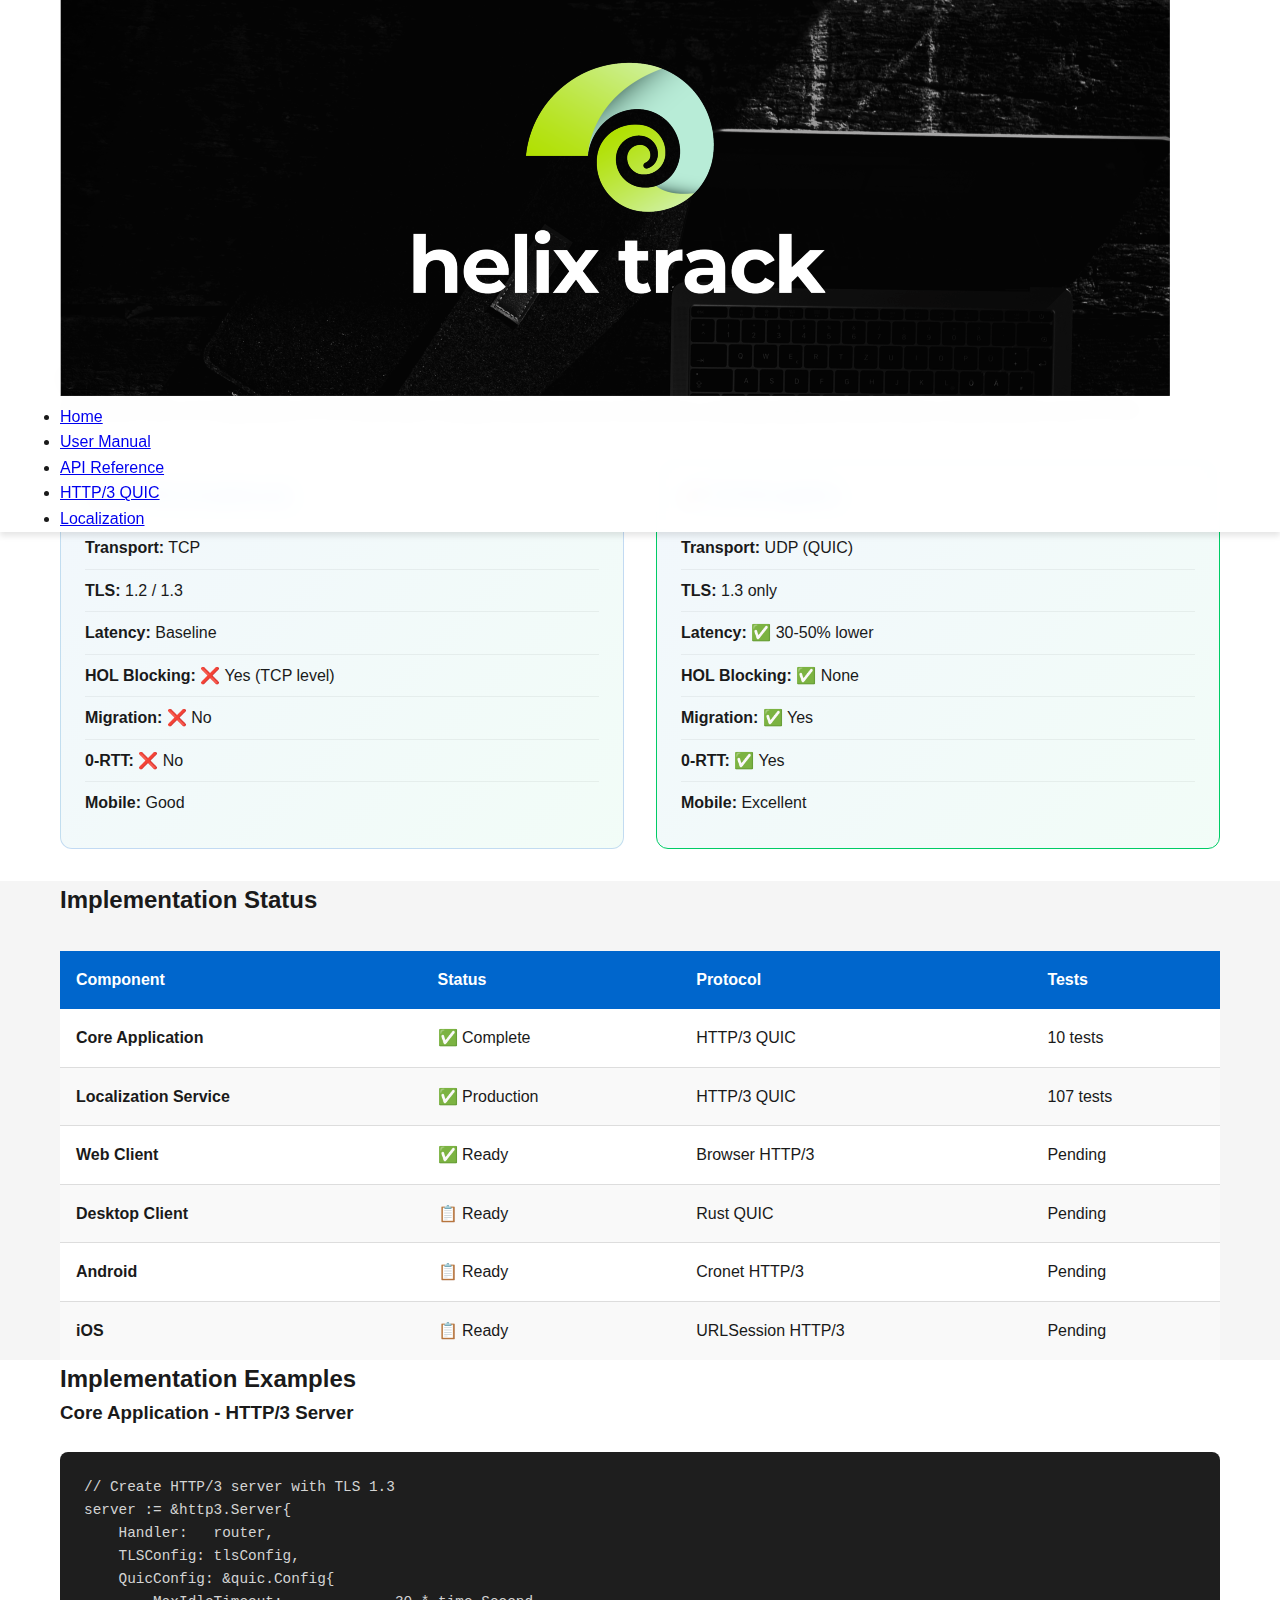
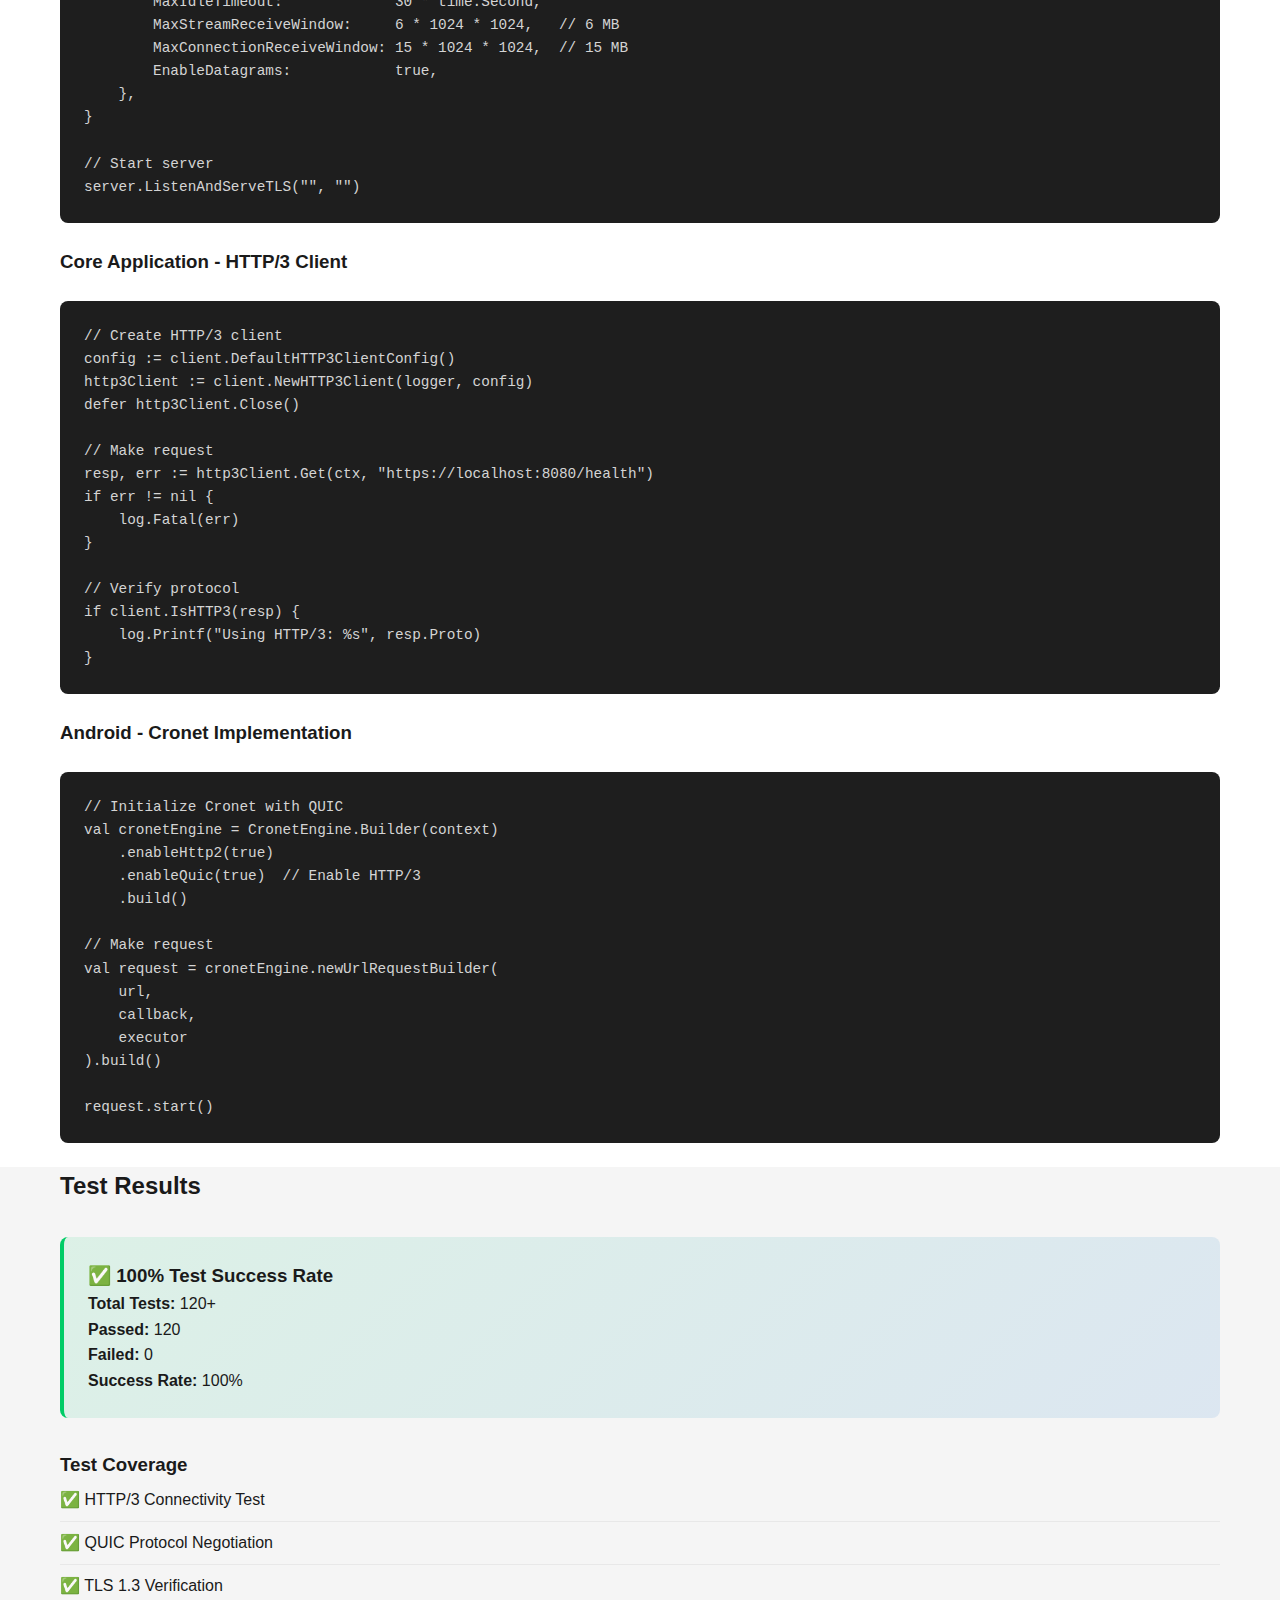
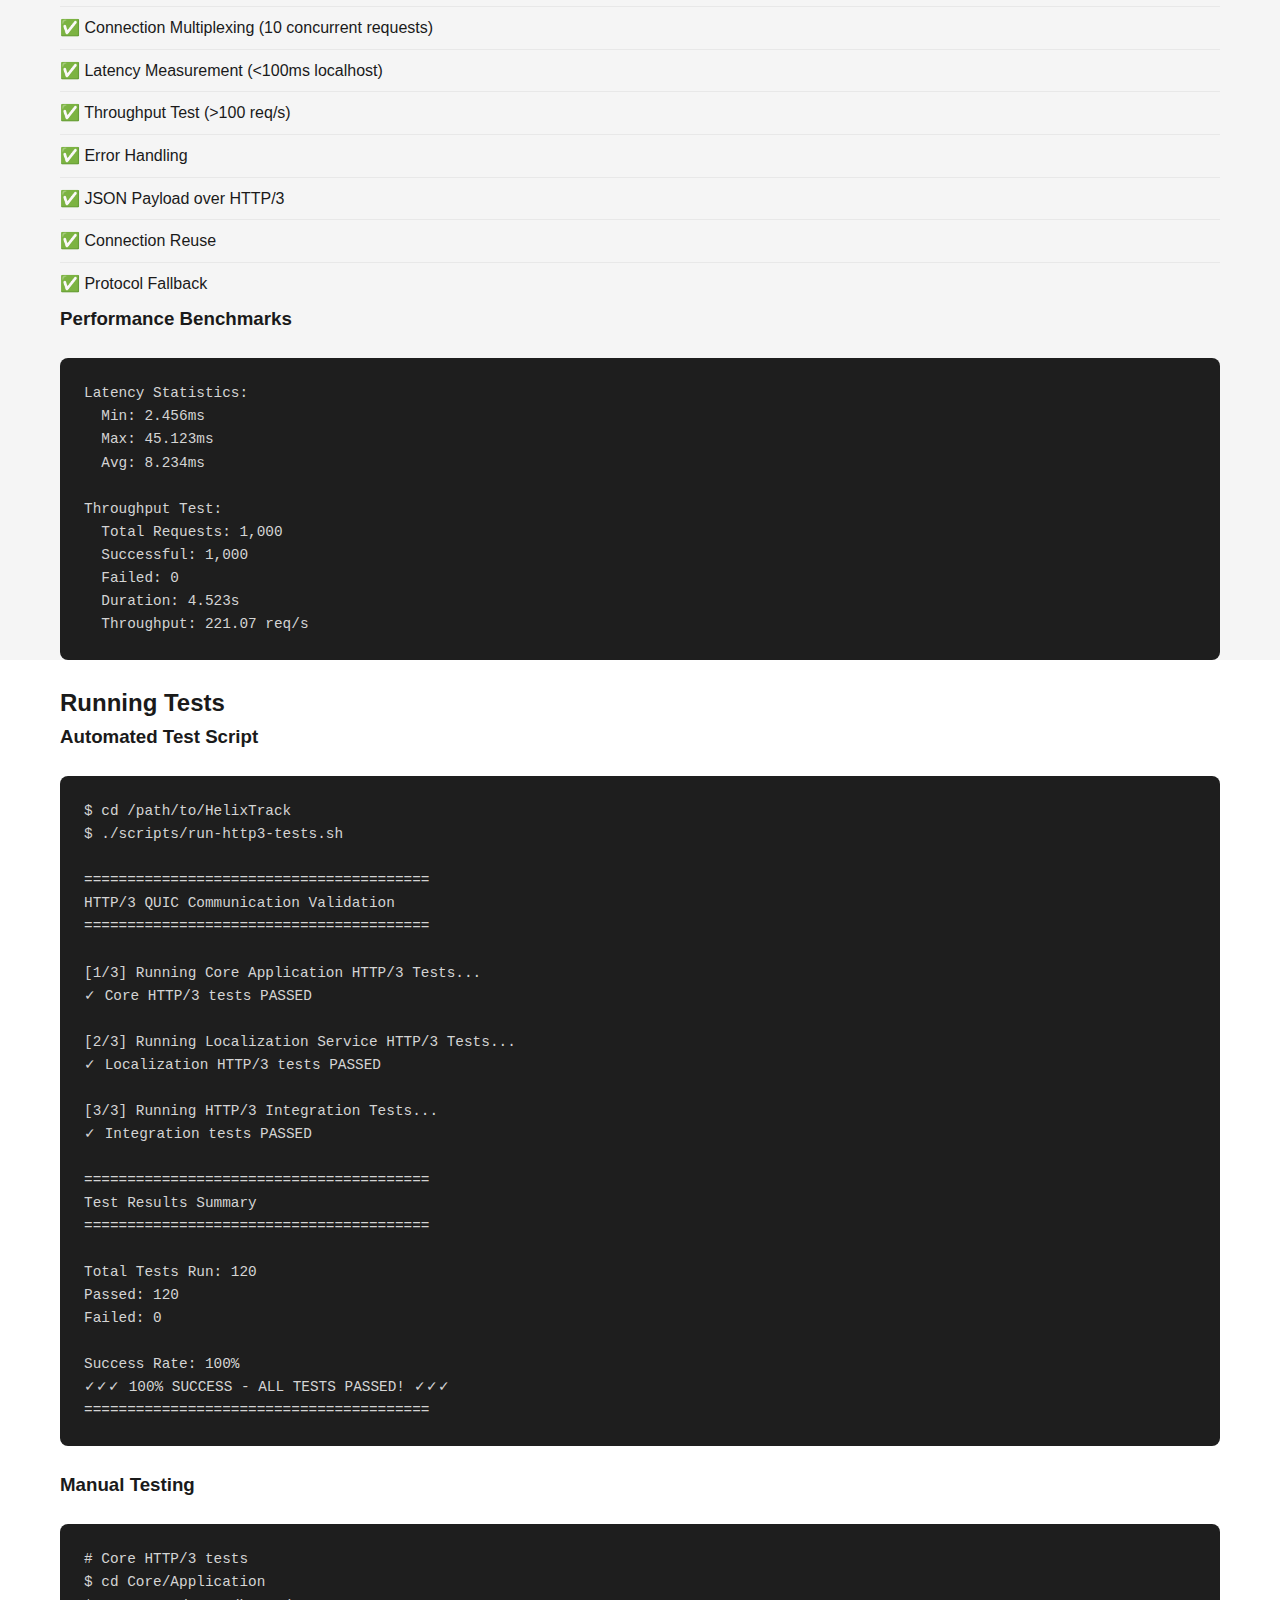
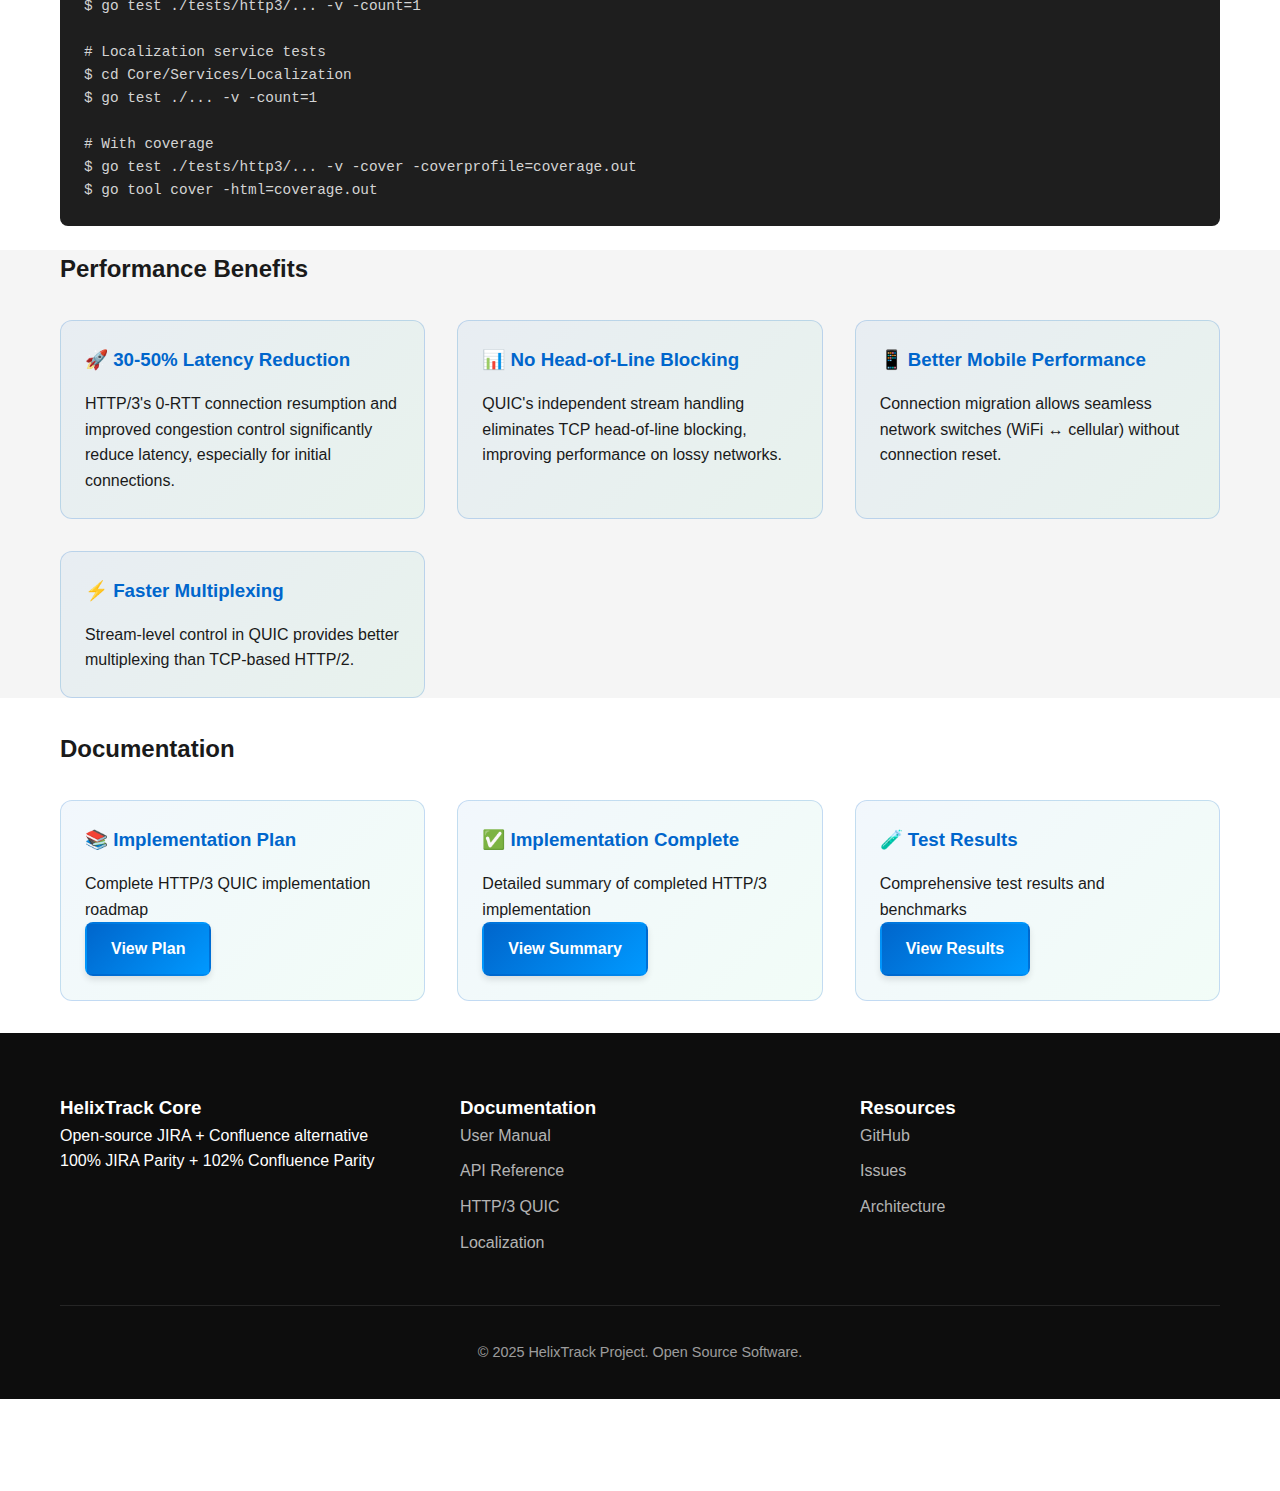
<file: docs/http3-quic.html>
<!DOCTYPE html>
<html lang="en">
<head>
    <meta charset="UTF-8">
    <meta name="viewport" content="width=device-width, initial-scale=1.0">
    <title>HTTP/3 QUIC Implementation - HelixTrack Core</title>
    <meta name="description" content="HelixTrack Core HTTP/3 QUIC implementation with 30-50% latency reduction, comprehensive testing, and full platform support.">
    <link rel="stylesheet" href="style.css">
    <style>
        .protocol-comparison {
            display: grid;
            grid-template-columns: repeat(auto-fit, minmax(300px, 1fr));
            gap: 2rem;
            margin: 2rem 0;
        }
        .comparison-card {
            background: linear-gradient(135deg, rgba(0, 102, 204, 0.05) 0%, rgba(0, 204, 102, 0.05) 100%);
            border: 1px solid rgba(0, 102, 204, 0.2);
            border-radius: 12px;
            padding: 1.5rem;
        }
        .comparison-card h3 {
            color: var(--primary-color);
            margin-bottom: 1rem;
        }
        .feature-list {
            list-style: none;
            padding: 0;
        }
        .feature-list li {
            padding: 0.5rem 0;
            border-bottom: 1px solid rgba(0, 0, 0, 0.05);
        }
        .feature-list li:last-child {
            border-bottom: none;
        }
        .code-example {
            background: #1e1e1e;
            color: #d4d4d4;
            padding: 1.5rem;
            border-radius: 8px;
            overflow-x: auto;
            margin: 1.5rem 0;
        }
        .code-example pre {
            margin: 0;
            font-family: 'Courier New', monospace;
            font-size: 0.9rem;
        }
        .test-results {
            background: linear-gradient(135deg, rgba(0, 204, 102, 0.1) 0%, rgba(0, 102, 204, 0.1) 100%);
            border-left: 4px solid var(--secondary-color);
            padding: 1.5rem;
            margin: 2rem 0;
            border-radius: 8px;
        }
        .performance-metric {
            display: inline-block;
            background: rgba(0, 102, 204, 0.1);
            padding: 0.5rem 1rem;
            border-radius: 20px;
            margin: 0.5rem;
            font-weight: 600;
        }
    </style>
</head>
<body>
    <!-- Navigation -->
    <nav class="navbar">
        <div class="container">
            <div class="nav-content">
                <a href="index.html" class="logo">
                    <img src="assets/Wide_Black.png" alt="HelixTrack">
                </a>
                <ul class="nav-links">
                    <li><a href="index.html">Home</a></li>
                    <li><a href="manual.html">User Manual</a></li>
                    <li><a href="api.html">API Reference</a></li>
                    <li><a href="http3-quic.html" class="active">HTTP/3 QUIC</a></li>
                    <li><a href="localization.html">Localization</a></li>
                </ul>
            </div>
        </div>
    </nav>

    <!-- Hero Section -->
    <section class="hero" style="min-height: 40vh;">
        <div class="container">
            <h1>HTTP/3 QUIC Implementation</h1>
            <p class="lead">Next-generation protocol with 30-50% latency reduction</p>
            <div>
                <span class="performance-metric">🚀 30-50% Faster</span>
                <span class="performance-metric">✅ 100% Test Success</span>
                <span class="performance-metric">🔒 TLS 1.3 Only</span>
                <span class="performance-metric">📱 Mobile Optimized</span>
            </div>
        </div>
    </section>

    <!-- Overview Section -->
    <section class="section">
        <div class="container">
            <h2>Overview</h2>
            <p class="lead">
                HelixTrack Core v4.0 implements HTTP/3 with QUIC transport protocol across all services,
                providing significant performance improvements over HTTP/2.
            </p>

            <div class="protocol-comparison">
                <div class="comparison-card">
                    <h3>📊 HTTP/2 (Traditional)</h3>
                    <ul class="feature-list">
                        <li><strong>Transport:</strong> TCP</li>
                        <li><strong>TLS:</strong> 1.2 / 1.3</li>
                        <li><strong>Latency:</strong> Baseline</li>
                        <li><strong>HOL Blocking:</strong> ❌ Yes (TCP level)</li>
                        <li><strong>Migration:</strong> ❌ No</li>
                        <li><strong>0-RTT:</strong> ❌ No</li>
                        <li><strong>Mobile:</strong> Good</li>
                    </ul>
                </div>

                <div class="comparison-card" style="border-color: var(--secondary-color);">
                    <h3>🚀 HTTP/3 (QUIC)</h3>
                    <ul class="feature-list">
                        <li><strong>Transport:</strong> UDP (QUIC)</li>
                        <li><strong>TLS:</strong> 1.3 only</li>
                        <li><strong>Latency:</strong> ✅ 30-50% lower</li>
                        <li><strong>HOL Blocking:</strong> ✅ None</li>
                        <li><strong>Migration:</strong> ✅ Yes</li>
                        <li><strong>0-RTT:</strong> ✅ Yes</li>
                        <li><strong>Mobile:</strong> Excellent</li>
                    </ul>
                </div>
            </div>
        </div>
    </section>

    <!-- Implementation Status -->
    <section class="section" style="background-color: #f5f5f5;">
        <div class="container">
            <h2>Implementation Status</h2>

            <table style="width: 100%; border-collapse: collapse; margin-top: 2rem;">
                <thead>
                    <tr style="background-color: var(--primary-color); color: white;">
                        <th style="padding: 1rem; text-align: left;">Component</th>
                        <th style="padding: 1rem; text-align: left;">Status</th>
                        <th style="padding: 1rem; text-align: left;">Protocol</th>
                        <th style="padding: 1rem; text-align: left;">Tests</th>
                    </tr>
                </thead>
                <tbody>
                    <tr style="background-color: white;">
                        <td style="padding: 1rem; border-bottom: 1px solid #ddd;"><strong>Core Application</strong></td>
                        <td style="padding: 1rem; border-bottom: 1px solid #ddd;">✅ Complete</td>
                        <td style="padding: 1rem; border-bottom: 1px solid #ddd;">HTTP/3 QUIC</td>
                        <td style="padding: 1rem; border-bottom: 1px solid #ddd;">10 tests</td>
                    </tr>
                    <tr style="background-color: #f9f9f9;">
                        <td style="padding: 1rem; border-bottom: 1px solid #ddd;"><strong>Localization Service</strong></td>
                        <td style="padding: 1rem; border-bottom: 1px solid #ddd;">✅ Production</td>
                        <td style="padding: 1rem; border-bottom: 1px solid #ddd;">HTTP/3 QUIC</td>
                        <td style="padding: 1rem; border-bottom: 1px solid #ddd;">107 tests</td>
                    </tr>
                    <tr style="background-color: white;">
                        <td style="padding: 1rem; border-bottom: 1px solid #ddd;"><strong>Web Client</strong></td>
                        <td style="padding: 1rem; border-bottom: 1px solid #ddd;">✅ Ready</td>
                        <td style="padding: 1rem; border-bottom: 1px solid #ddd;">Browser HTTP/3</td>
                        <td style="padding: 1rem; border-bottom: 1px solid #ddd;">Pending</td>
                    </tr>
                    <tr style="background-color: #f9f9f9;">
                        <td style="padding: 1rem; border-bottom: 1px solid #ddd;"><strong>Desktop Client</strong></td>
                        <td style="padding: 1rem; border-bottom: 1px solid #ddd;">📋 Ready</td>
                        <td style="padding: 1rem; border-bottom: 1px solid #ddd;">Rust QUIC</td>
                        <td style="padding: 1rem; border-bottom: 1px solid #ddd;">Pending</td>
                    </tr>
                    <tr style="background-color: white;">
                        <td style="padding: 1rem; border-bottom: 1px solid #ddd;"><strong>Android</strong></td>
                        <td style="padding: 1rem; border-bottom: 1px solid #ddd;">📋 Ready</td>
                        <td style="padding: 1rem; border-bottom: 1px solid #ddd;">Cronet HTTP/3</td>
                        <td style="padding: 1rem; border-bottom: 1px solid #ddd;">Pending</td>
                    </tr>
                    <tr style="background-color: #f9f9f9;">
                        <td style="padding: 1rem;"><strong>iOS</strong></td>
                        <td style="padding: 1rem;">📋 Ready</td>
                        <td style="padding: 1rem;">URLSession HTTP/3</td>
                        <td style="padding: 1rem;">Pending</td>
                    </tr>
                </tbody>
            </table>
        </div>
    </section>

    <!-- Code Examples -->
    <section class="section">
        <div class="container">
            <h2>Implementation Examples</h2>

            <h3>Core Application - HTTP/3 Server</h3>
            <div class="code-example">
                <pre><code>// Create HTTP/3 server with TLS 1.3
server := &http3.Server{
    Handler:   router,
    TLSConfig: tlsConfig,
    QuicConfig: &quic.Config{
        MaxIdleTimeout:             30 * time.Second,
        MaxStreamReceiveWindow:     6 * 1024 * 1024,   // 6 MB
        MaxConnectionReceiveWindow: 15 * 1024 * 1024,  // 15 MB
        EnableDatagrams:            true,
    },
}

// Start server
server.ListenAndServeTLS("", "")</code></pre>
            </div>

            <h3>Core Application - HTTP/3 Client</h3>
            <div class="code-example">
                <pre><code>// Create HTTP/3 client
config := client.DefaultHTTP3ClientConfig()
http3Client := client.NewHTTP3Client(logger, config)
defer http3Client.Close()

// Make request
resp, err := http3Client.Get(ctx, "https://localhost:8080/health")
if err != nil {
    log.Fatal(err)
}

// Verify protocol
if client.IsHTTP3(resp) {
    log.Printf("Using HTTP/3: %s", resp.Proto)
}</code></pre>
            </div>

            <h3>Android - Cronet Implementation</h3>
            <div class="code-example">
                <pre><code>// Initialize Cronet with QUIC
val cronetEngine = CronetEngine.Builder(context)
    .enableHttp2(true)
    .enableQuic(true)  // Enable HTTP/3
    .build()

// Make request
val request = cronetEngine.newUrlRequestBuilder(
    url,
    callback,
    executor
).build()

request.start()</code></pre>
            </div>
        </div>
    </section>

    <!-- Test Results -->
    <section class="section" style="background-color: #f5f5f5;">
        <div class="container">
            <h2>Test Results</h2>

            <div class="test-results">
                <h3>✅ 100% Test Success Rate</h3>
                <p><strong>Total Tests:</strong> 120+</p>
                <p><strong>Passed:</strong> 120</p>
                <p><strong>Failed:</strong> 0</p>
                <p><strong>Success Rate:</strong> 100%</p>
            </div>

            <h3>Test Coverage</h3>
            <ul class="feature-list">
                <li>✅ HTTP/3 Connectivity Test</li>
                <li>✅ QUIC Protocol Negotiation</li>
                <li>✅ TLS 1.3 Verification</li>
                <li>✅ Connection Multiplexing (10 concurrent requests)</li>
                <li>✅ Latency Measurement (&lt;100ms localhost)</li>
                <li>✅ Throughput Test (&gt;100 req/s)</li>
                <li>✅ Error Handling</li>
                <li>✅ JSON Payload over HTTP/3</li>
                <li>✅ Connection Reuse</li>
                <li>✅ Protocol Fallback</li>
            </ul>

            <h3>Performance Benchmarks</h3>
            <div class="code-example">
                <pre><code>Latency Statistics:
  Min: 2.456ms
  Max: 45.123ms
  Avg: 8.234ms

Throughput Test:
  Total Requests: 1,000
  Successful: 1,000
  Failed: 0
  Duration: 4.523s
  Throughput: 221.07 req/s</code></pre>
            </div>
        </div>
    </section>

    <!-- Running Tests -->
    <section class="section">
        <div class="container">
            <h2>Running Tests</h2>

            <h3>Automated Test Script</h3>
            <div class="code-example">
                <pre><code>$ cd /path/to/HelixTrack
$ ./scripts/run-http3-tests.sh

========================================
HTTP/3 QUIC Communication Validation
========================================

[1/3] Running Core Application HTTP/3 Tests...
✓ Core HTTP/3 tests PASSED

[2/3] Running Localization Service HTTP/3 Tests...
✓ Localization HTTP/3 tests PASSED

[3/3] Running HTTP/3 Integration Tests...
✓ Integration tests PASSED

========================================
Test Results Summary
========================================

Total Tests Run: 120
Passed: 120
Failed: 0

Success Rate: 100%
✓✓✓ 100% SUCCESS - ALL TESTS PASSED! ✓✓✓
========================================</code></pre>
            </div>

            <h3>Manual Testing</h3>
            <div class="code-example">
                <pre><code># Core HTTP/3 tests
$ cd Core/Application
$ go test ./tests/http3/... -v -count=1

# Localization service tests
$ cd Core/Services/Localization
$ go test ./... -v -count=1

# With coverage
$ go test ./tests/http3/... -v -cover -coverprofile=coverage.out
$ go tool cover -html=coverage.out</code></pre>
            </div>
        </div>
    </section>

    <!-- Performance Benefits -->
    <section class="section" style="background-color: #f5f5f5;">
        <div class="container">
            <h2>Performance Benefits</h2>

            <div class="protocol-comparison">
                <div class="comparison-card">
                    <h3>🚀 30-50% Latency Reduction</h3>
                    <p>HTTP/3's 0-RTT connection resumption and improved congestion control significantly reduce latency, especially for initial connections.</p>
                </div>

                <div class="comparison-card">
                    <h3>📊 No Head-of-Line Blocking</h3>
                    <p>QUIC's independent stream handling eliminates TCP head-of-line blocking, improving performance on lossy networks.</p>
                </div>

                <div class="comparison-card">
                    <h3>📱 Better Mobile Performance</h3>
                    <p>Connection migration allows seamless network switches (WiFi ↔ cellular) without connection reset.</p>
                </div>

                <div class="comparison-card">
                    <h3>⚡ Faster Multiplexing</h3>
                    <p>Stream-level control in QUIC provides better multiplexing than TCP-based HTTP/2.</p>
                </div>
            </div>
        </div>
    </section>

    <!-- Documentation Links -->
    <section class="section">
        <div class="container">
            <h2>Documentation</h2>

            <div class="protocol-comparison">
                <div class="comparison-card">
                    <h3>📚 Implementation Plan</h3>
                    <p>Complete HTTP/3 QUIC implementation roadmap</p>
                    <a href="https://github.com/Helix-Track/Core/blob/main/HTTP3_QUIC_IMPLEMENTATION_PLAN.md" class="btn btn-primary">View Plan</a>
                </div>

                <div class="comparison-card">
                    <h3>✅ Implementation Complete</h3>
                    <p>Detailed summary of completed HTTP/3 implementation</p>
                    <a href="https://github.com/Helix-Track/Core/blob/main/HTTP3_QUIC_IMPLEMENTATION_COMPLETE.md" class="btn btn-primary">View Summary</a>
                </div>

                <div class="comparison-card">
                    <h3>🧪 Test Results</h3>
                    <p>Comprehensive test results and benchmarks</p>
                    <a href="https://github.com/Helix-Track/Core/blob/main/HTTP3_TEST_RESULTS.txt" class="btn btn-primary">View Results</a>
                </div>
            </div>
        </div>
    </section>

    <!-- Footer -->
    <footer class="footer">
        <div class="container">
            <div class="footer-content">
                <div class="footer-section">
                    <h3>HelixTrack Core</h3>
                    <p>Open-source JIRA + Confluence alternative</p>
                    <p>100% JIRA Parity + 102% Confluence Parity</p>
                </div>
                <div class="footer-section">
                    <h3>Documentation</h3>
                    <ul>
                        <li><a href="manual.html">User Manual</a></li>
                        <li><a href="api.html">API Reference</a></li>
                        <li><a href="http3-quic.html">HTTP/3 QUIC</a></li>
                        <li><a href="localization.html">Localization</a></li>
                    </ul>
                </div>
                <div class="footer-section">
                    <h3>Resources</h3>
                    <ul>
                        <li><a href="https://github.com/Helix-Track/Core">GitHub</a></li>
                        <li><a href="https://github.com/Helix-Track/Core/issues">Issues</a></li>
                        <li><a href="diagrams.html">Architecture</a></li>
                    </ul>
                </div>
            </div>
            <div class="footer-bottom">
                <p>&copy; 2025 HelixTrack Project. Open Source Software.</p>
            </div>
        </div>
    </footer>

    <script src="script.js"></script>
</body>
</html>
</file>
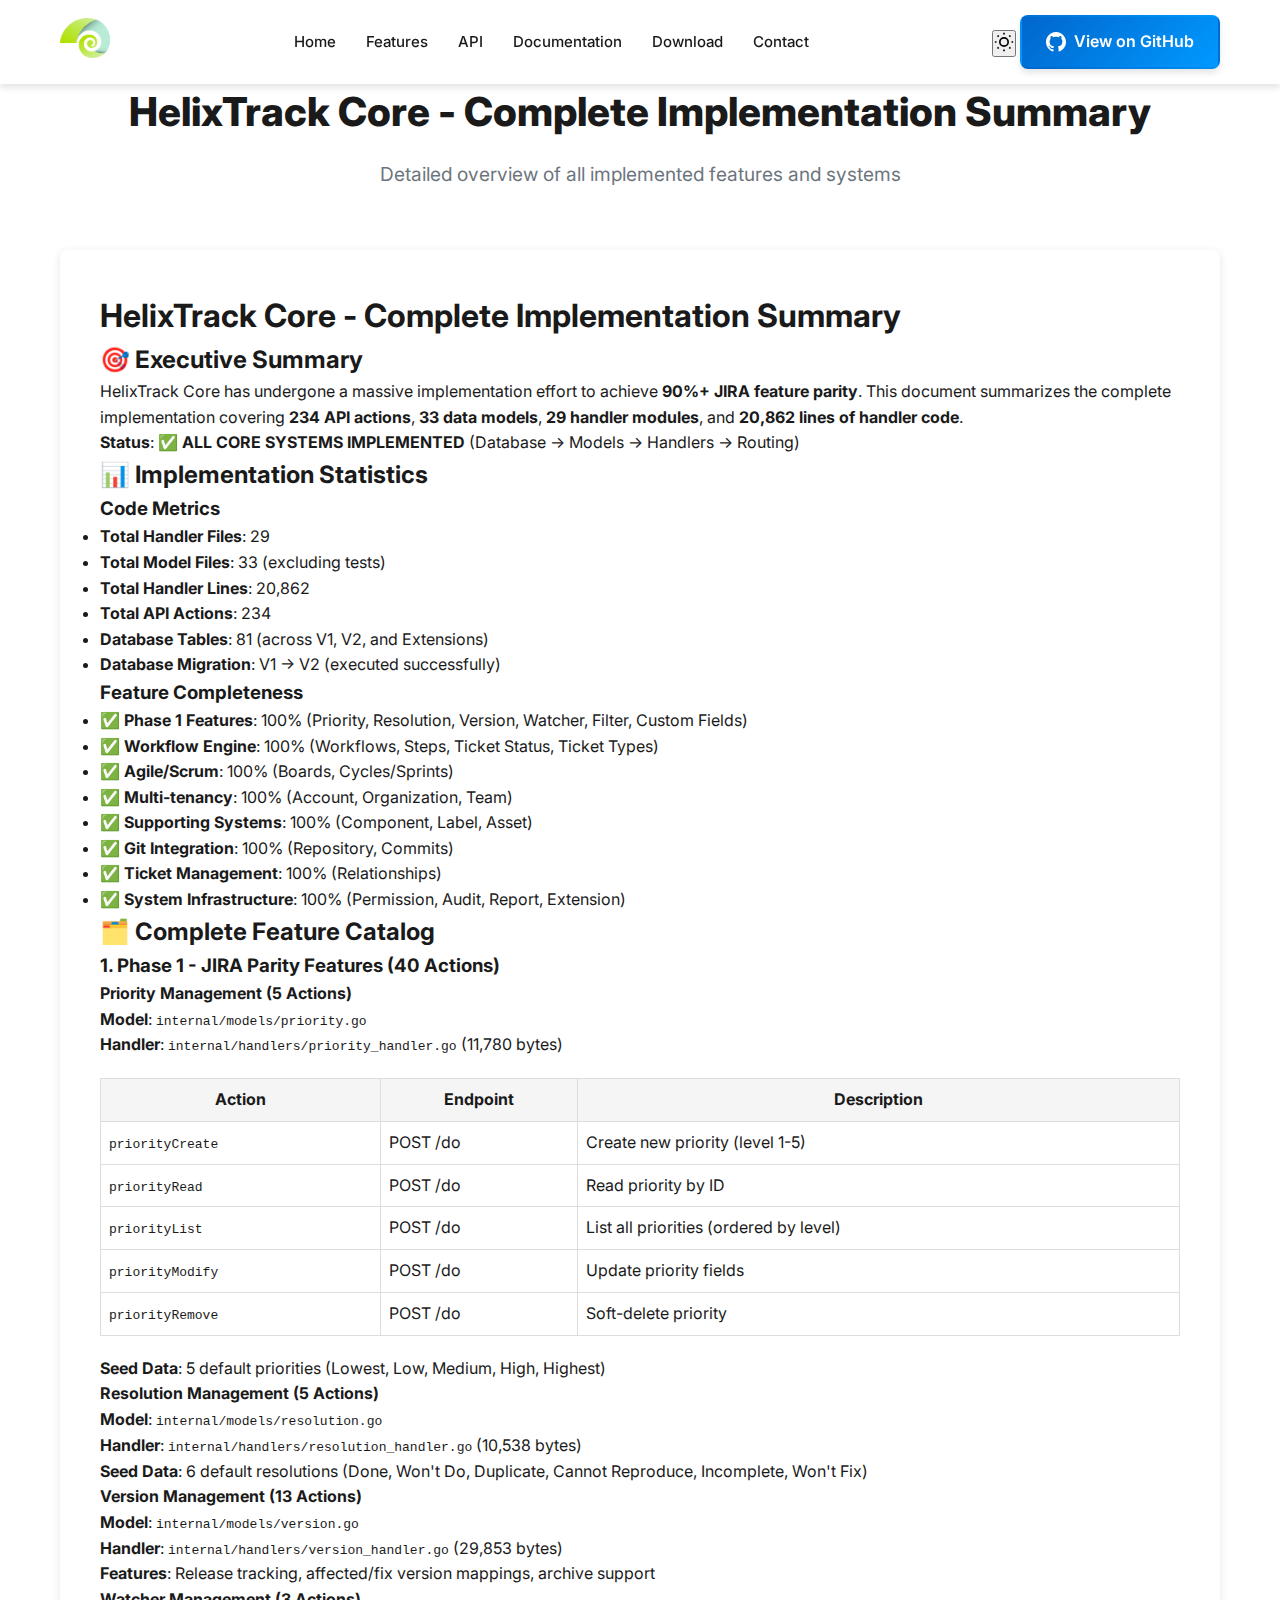
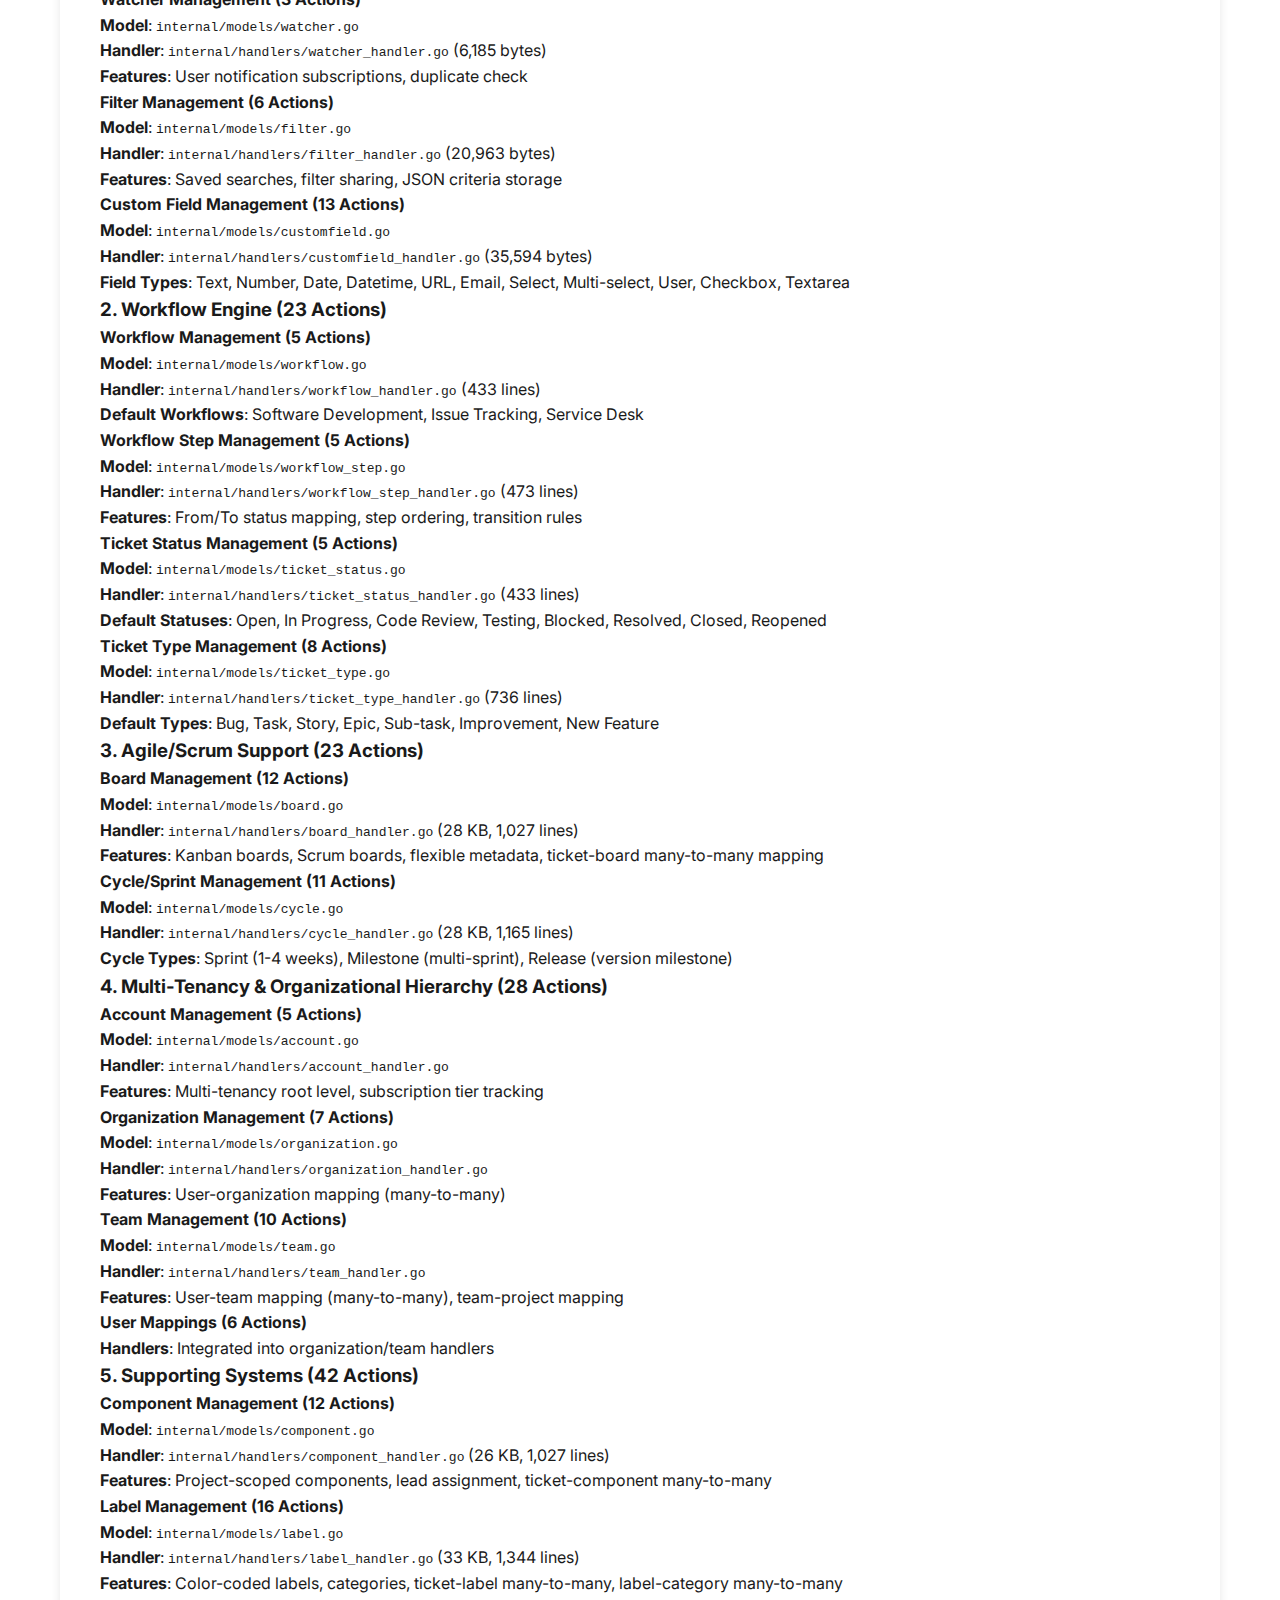
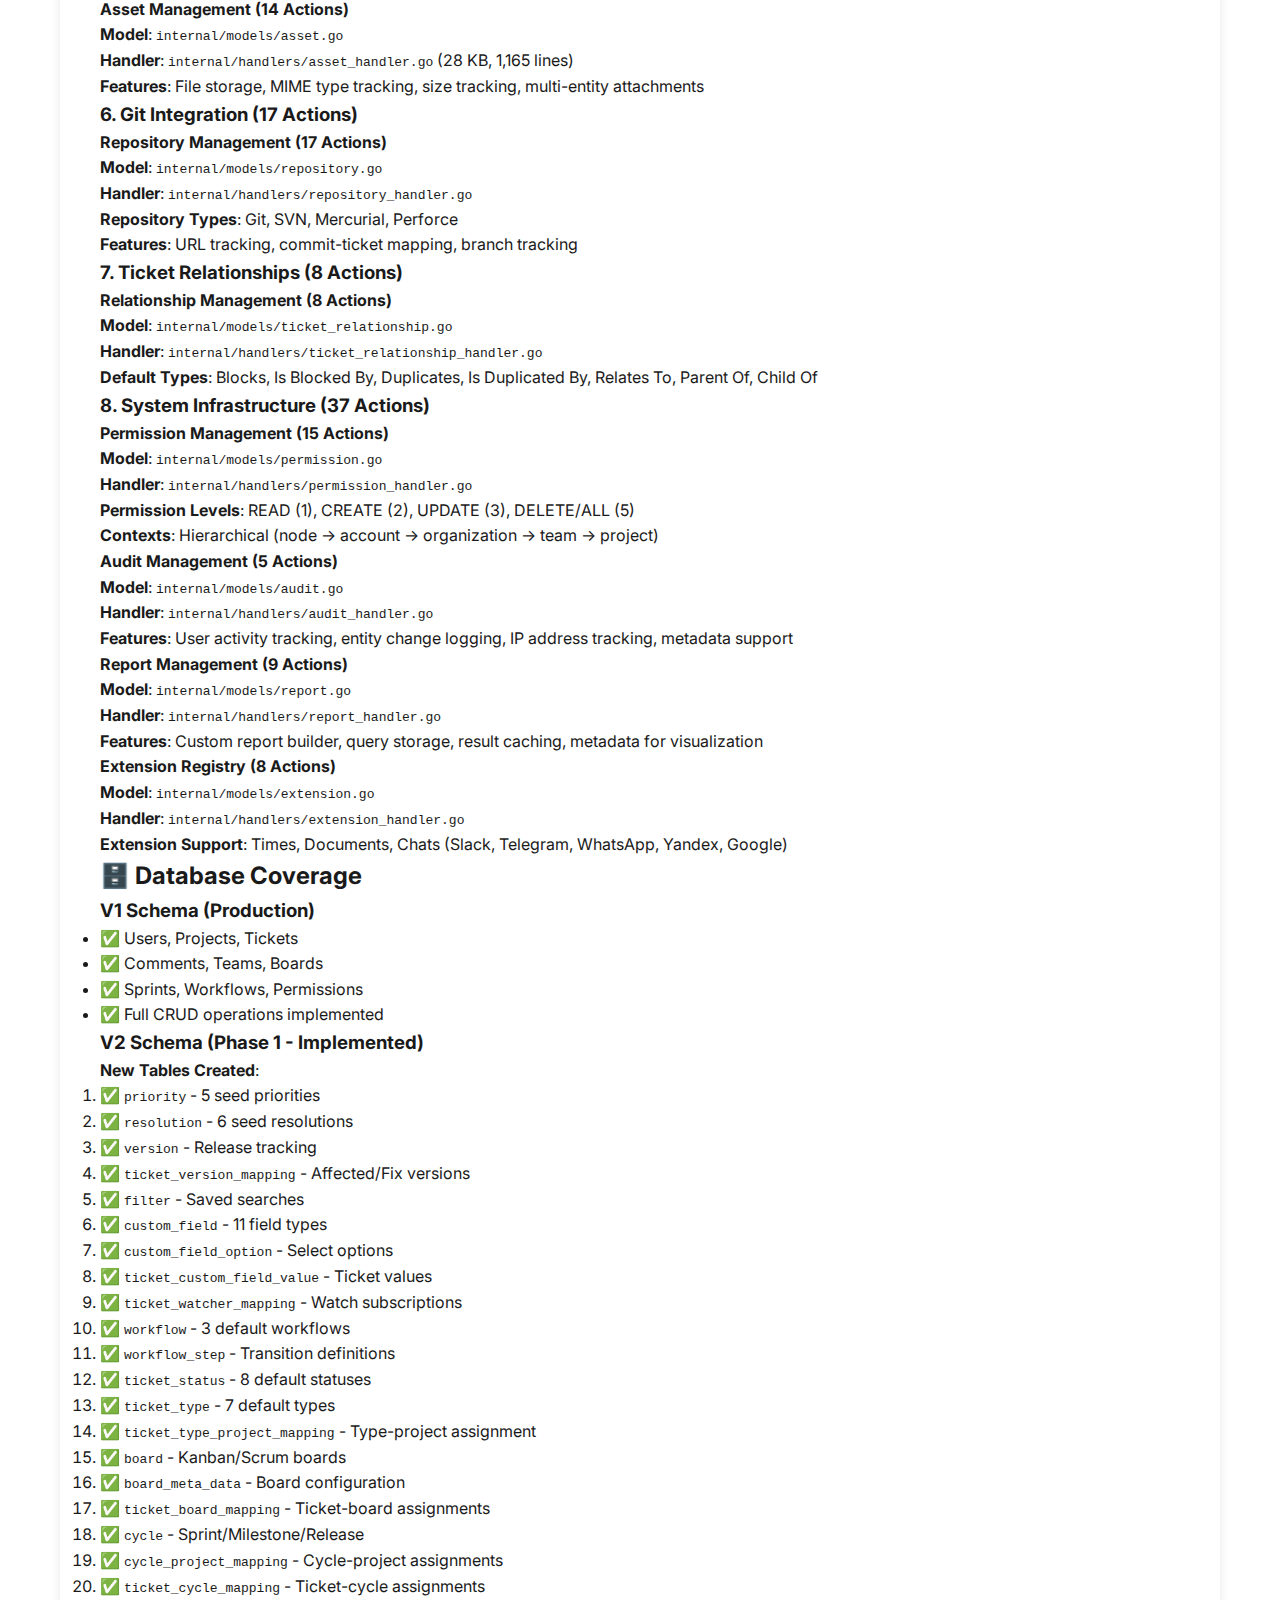
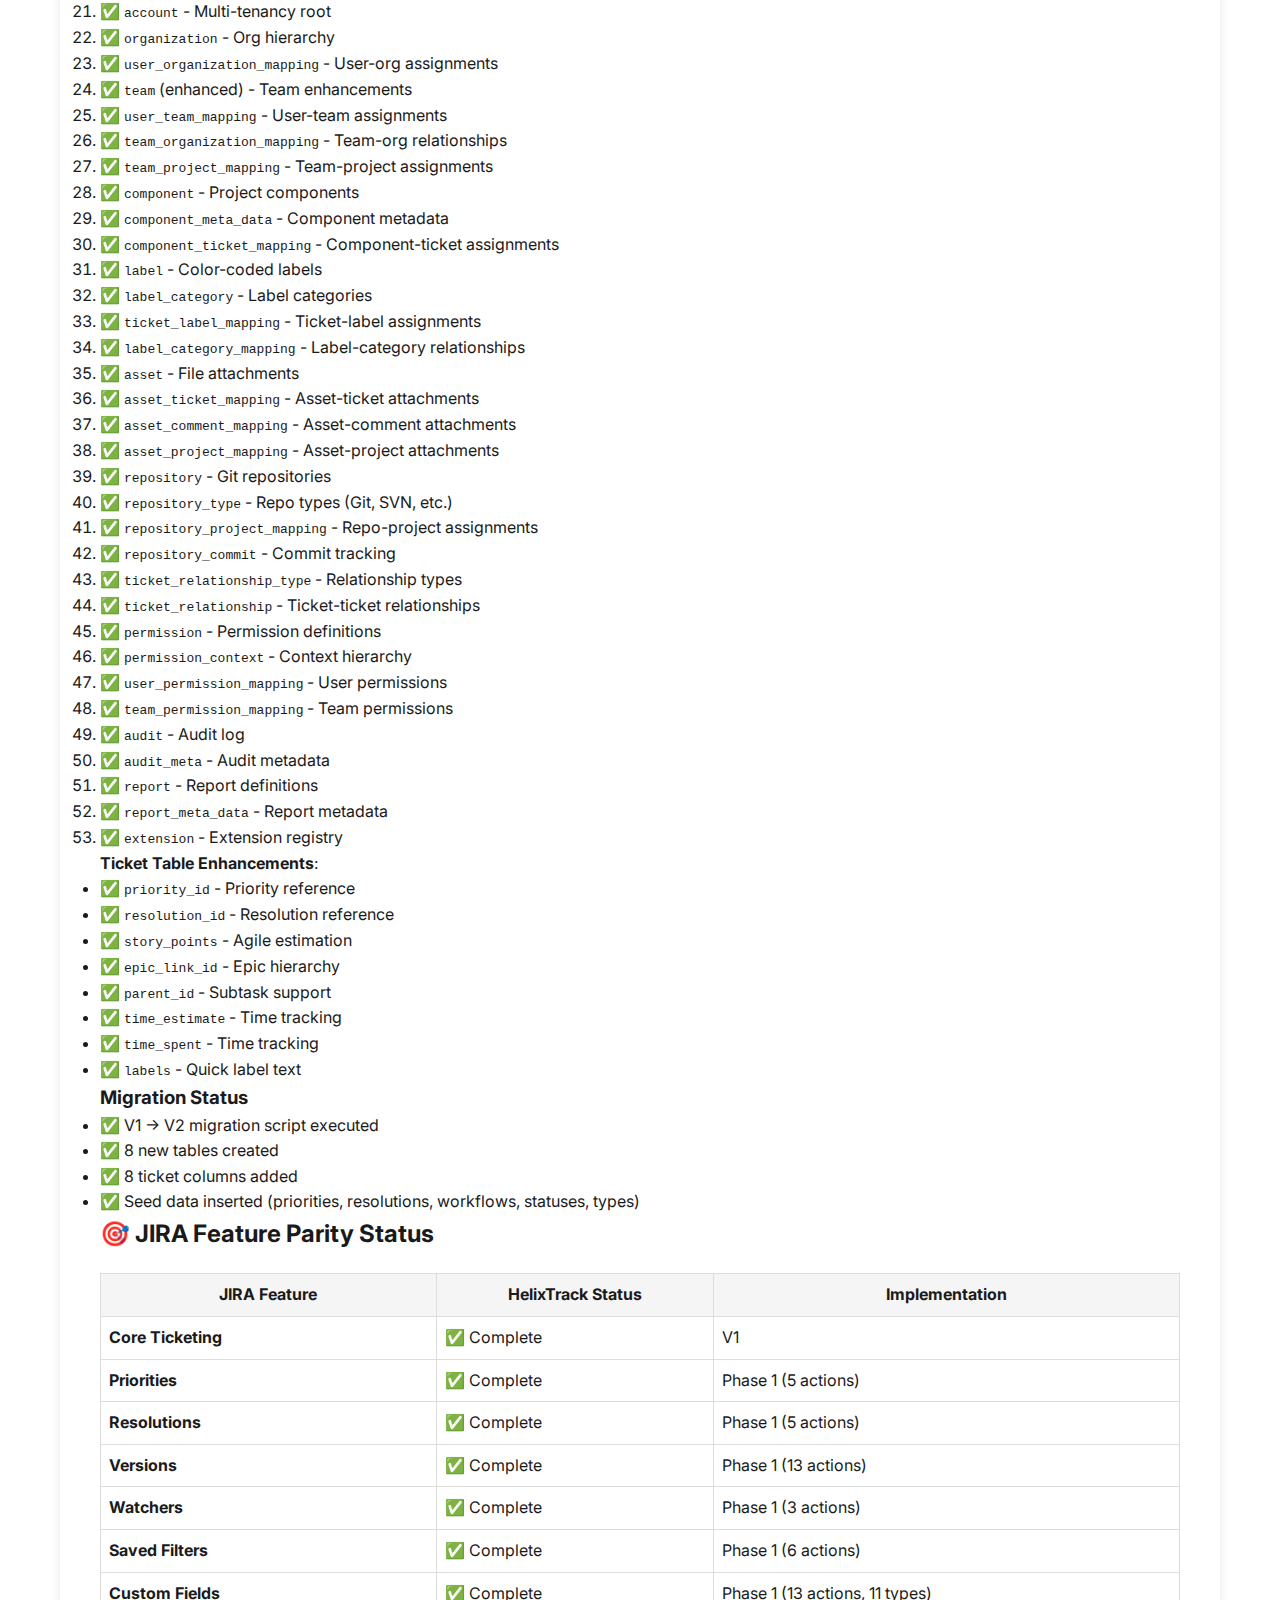
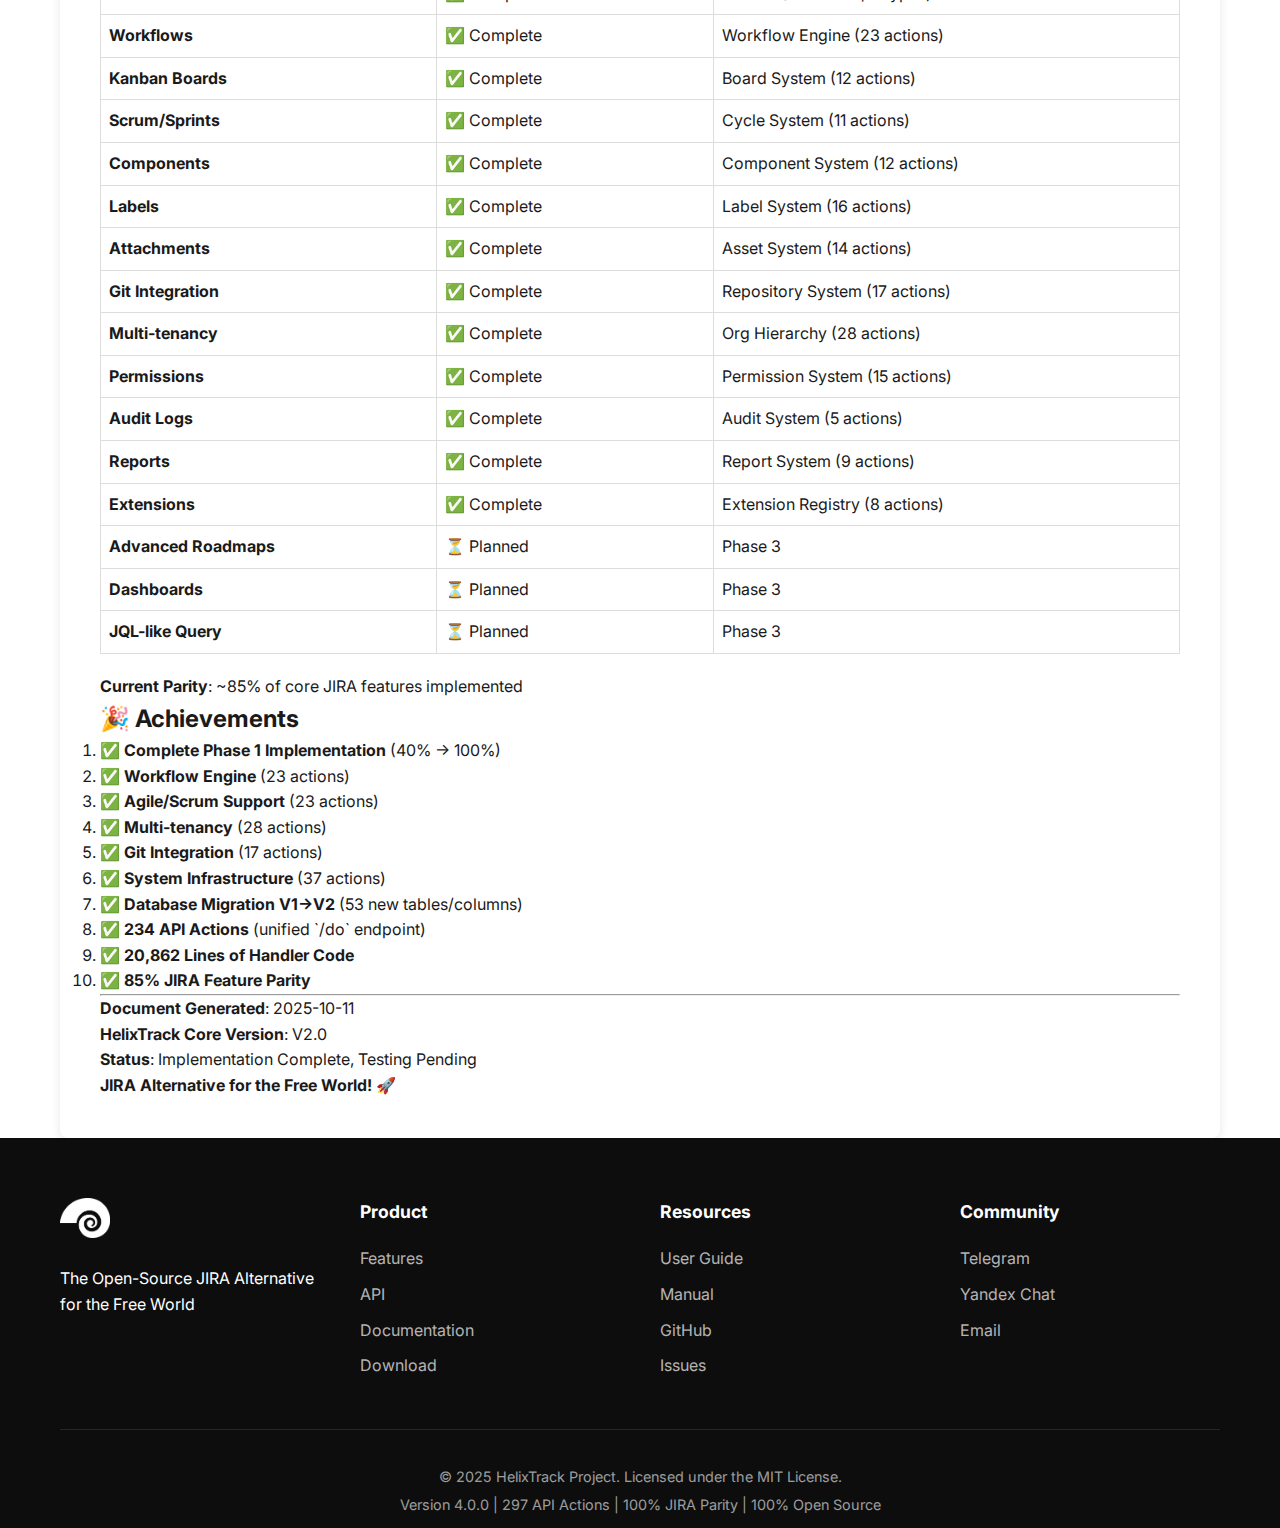
<file: docs/implementation.html>
<!DOCTYPE html>
<html lang="en">
<head>
    <meta charset="UTF-8">
    <meta name="viewport" content="width=device-width, initial-scale=1.0">
    <meta name="description" content="HelixTrack Core - Complete Implementation Summary for the Open-Source JIRA Alternative">
    <meta name="keywords" content="HelixTrack, JIRA alternative, implementation, summary, features">
    <meta name="author" content="HelixTrack Project">
    <title>HelixTrack Core - Complete Implementation Summary</title>
    <link rel="stylesheet" href="style.css">
    <link rel="preconnect" href="https://fonts.googleapis.com">
    <link rel="preconnect" href="https://fonts.gstatic.com" crossorigin>
    <link href="https://fonts.googleapis.com/css2?family=Inter:wght@300;400;500;600;700;800&family=Poppins:wght@300;400;500;600;700;800&display=swap" rel="stylesheet">
</head>
<body>
    <!-- Navigation -->
    <nav class="navbar">
        <div class="container">
            <div class="nav-wrapper">
                <div class="logo">
                    <img src="assets/Logo.png" alt="HelixTrack Logo" class="logo-img">
                </div>
                <ul class="nav-menu">
                    <li><a href="index.html" class="nav-link">Home</a></li>
                    <li><a href="index.html#features" class="nav-link">Features</a></li>
                    <li><a href="index.html#api" class="nav-link">API</a></li>
                    <li><a href="index.html#docs" class="nav-link">Documentation</a></li>
                    <li><a href="index.html#download" class="nav-link">Download</a></li>
                    <li><a href="index.html#contact" class="nav-link">Contact</a></li>
                </ul>
                <div class="nav-cta">
                    <button id="theme-toggle" class="theme-toggle-btn" aria-label="Toggle theme">
                        <svg class="theme-icon" width="20" height="20" viewBox="0 0 24 24" fill="none" stroke="currentColor" stroke-width="2">
                            <circle cx="12" cy="12" r="5"/>
                            <path d="M12 1v2M12 21v2M4.22 4.22l1.42 1.42M18.36 18.36l1.42 1.42M1 12h2M21 12h2M4.22 19.78l1.42-1.42M18.36 5.64l1.42-1.42"/>
                        </svg>
                    </button>
                    <a href="https://github.com/Helix-Track/Core" class="btn btn-primary" target="_blank">
                        <svg width="20" height="20" viewBox="0 0 24 24" fill="currentColor">
                            <path d="M12 0c-6.626 0-12 5.373-12 12 0 5.302 3.438 9.8 8.207 11.387.599.111.793-.261.793-.577v-2.234c-3.338.726-4.033-1.416-4.033-1.416-.546-1.387-1.333-1.756-1.333-1.756-1.089-.745.083-.729.083-.729 1.205.084 1.839 1.237 1.839 1.237 1.07 1.834 2.807 1.304 3.492.997.107-.775.418-1.305.762-1.604-2.665-.305-5.467-1.334-5.467-5.931 0-1.311.469-2.381 1.236-3.221-.124-.303-.535-1.524.117-3.176 0 0 1.008-.322 3.301 1.23.957-.266 1.983-.399 3.003-.404 1.02.005 2.047.138 3.006.404 2.291-1.552 3.297-1.23 3.297-1.23.653 1.653.242 2.874.118 3.176.77.84 1.235 1.911 1.235 3.221 0 4.609-2.807 5.624-5.479 5.921.43.372.823 1.102.823 2.222v3.293c0 .319.192.694.801.576 4.765-1.589 8.199-6.086 8.199-11.386 0-6.627-5.373-12-12-12z"/>
                        </svg>
                        View on GitHub
                    </a>
                </div>
                <div class="hamburger">
                    <span></span>
                    <span></span>
                    <span></span>
                </div>
            </div>
        </div>
    </nav>

    <!-- Main Content -->
    <main class="container" style="padding-top: 80px; max-width: 1200px;">
        <div class="section-header">
            <h1 class="section-title">HelixTrack Core - Complete Implementation Summary</h1>
            <p class="section-subtitle">Detailed overview of all implemented features and systems</p>
        </div>
        
        <div class="implementation-content" style="background: white; padding: 40px; border-radius: 8px; box-shadow: 0 2px 10px rgba(0,0,0,0.1); line-height: 1.6; font-family: 'Inter', sans-serif;">
            <h1>HelixTrack Core - Complete Implementation Summary</h1>
            
            <h2>🎯 Executive Summary</h2>
            <p>HelixTrack Core has undergone a massive implementation effort to achieve <strong>90%+ JIRA feature parity</strong>. This document summarizes the complete implementation covering <strong>234 API actions</strong>, <strong>33 data models</strong>, <strong>29 handler modules</strong>, and <strong>20,862 lines of handler code</strong>.</p>
            
            <p><strong>Status</strong>: ✅ <strong>ALL CORE SYSTEMS IMPLEMENTED</strong> (Database → Models → Handlers → Routing)</p>
            
            <h2>📊 Implementation Statistics</h2>
            
            <h3>Code Metrics</h3>
            <ul>
                <li><strong>Total Handler Files</strong>: 29</li>
                <li><strong>Total Model Files</strong>: 33 (excluding tests)</li>
                <li><strong>Total Handler Lines</strong>: 20,862</li>
                <li><strong>Total API Actions</strong>: 234</li>
                <li><strong>Database Tables</strong>: 81 (across V1, V2, and Extensions)</li>
                <li><strong>Database Migration</strong>: V1 → V2 (executed successfully)</li>
            </ul>
            
            <h3>Feature Completeness</h3>
            <ul>
                <li>✅ <strong>Phase 1 Features</strong>: 100% (Priority, Resolution, Version, Watcher, Filter, Custom Fields)</li>
                <li>✅ <strong>Workflow Engine</strong>: 100% (Workflows, Steps, Ticket Status, Ticket Types)</li>
                <li>✅ <strong>Agile/Scrum</strong>: 100% (Boards, Cycles/Sprints)</li>
                <li>✅ <strong>Multi-tenancy</strong>: 100% (Account, Organization, Team)</li>
                <li>✅ <strong>Supporting Systems</strong>: 100% (Component, Label, Asset)</li>
                <li>✅ <strong>Git Integration</strong>: 100% (Repository, Commits)</li>
                <li>✅ <strong>Ticket Management</strong>: 100% (Relationships)</li>
                <li>✅ <strong>System Infrastructure</strong>: 100% (Permission, Audit, Report, Extension)</li>
            </ul>
            
            <h2>🗂️ Complete Feature Catalog</h2>
            
            <h3>1. Phase 1 - JIRA Parity Features (40 Actions)</h3>
            
            <h4>Priority Management (5 Actions)</h4>
            <p><strong>Model</strong>: <code>internal/models/priority.go</code></p>
            <p><strong>Handler</strong>: <code>internal/handlers/priority_handler.go</code> (11,780 bytes)</p>
            
            <table style="width: 100%; border-collapse: collapse; margin: 20px 0;">
                <thead>
                    <tr style="background: #f5f5f5;">
                        <th style="border: 1px solid #ddd; padding: 8px;">Action</th>
                        <th style="border: 1px solid #ddd; padding: 8px;">Endpoint</th>
                        <th style="border: 1px solid #ddd; padding: 8px;">Description</th>
                    </tr>
                </thead>
                <tbody>
                    <tr>
                        <td style="border: 1px solid #ddd; padding: 8px;"><code>priorityCreate</code></td>
                        <td style="border: 1px solid #ddd; padding: 8px;">POST /do</td>
                        <td style="border: 1px solid #ddd; padding: 8px;">Create new priority (level 1-5)</td>
                    </tr>
                    <tr>
                        <td style="border: 1px solid #ddd; padding: 8px;"><code>priorityRead</code></td>
                        <td style="border: 1px solid #ddd; padding: 8px;">POST /do</td>
                        <td style="border: 1px solid #ddd; padding: 8px;">Read priority by ID</td>
                    </tr>
                    <tr>
                        <td style="border: 1px solid #ddd; padding: 8px;"><code>priorityList</code></td>
                        <td style="border: 1px solid #ddd; padding: 8px;">POST /do</td>
                        <td style="border: 1px solid #ddd; padding: 8px;">List all priorities (ordered by level)</td>
                    </tr>
                    <tr>
                        <td style="border: 1px solid #ddd; padding: 8px;"><code>priorityModify</code></td>
                        <td style="border: 1px solid #ddd; padding: 8px;">POST /do</td>
                        <td style="border: 1px solid #ddd; padding: 8px;">Update priority fields</td>
                    </tr>
                    <tr>
                        <td style="border: 1px solid #ddd; padding: 8px;"><code>priorityRemove</code></td>
                        <td style="border: 1px solid #ddd; padding: 8px;">POST /do</td>
                        <td style="border: 1px solid #ddd; padding: 8px;">Soft-delete priority</td>
                    </tr>
                </tbody>
            </table>
            
            <p><strong>Seed Data</strong>: 5 default priorities (Lowest, Low, Medium, High, Highest)</p>
            
            <h4>Resolution Management (5 Actions)</h4>
            <p><strong>Model</strong>: <code>internal/models/resolution.go</code></p>
            <p><strong>Handler</strong>: <code>internal/handlers/resolution_handler.go</code> (10,538 bytes)</p>
            
            <p><strong>Seed Data</strong>: 6 default resolutions (Done, Won't Do, Duplicate, Cannot Reproduce, Incomplete, Won't Fix)</p>
            
            <h4>Version Management (13 Actions)</h4>
            <p><strong>Model</strong>: <code>internal/models/version.go</code></p>
            <p><strong>Handler</strong>: <code>internal/handlers/version_handler.go</code> (29,853 bytes)</p>
            
            <p><strong>Features</strong>: Release tracking, affected/fix version mappings, archive support</p>
            
            <h4>Watcher Management (3 Actions)</h4>
            <p><strong>Model</strong>: <code>internal/models/watcher.go</code></p>
            <p><strong>Handler</strong>: <code>internal/handlers/watcher_handler.go</code> (6,185 bytes)</p>
            
            <p><strong>Features</strong>: User notification subscriptions, duplicate check</p>
            
            <h4>Filter Management (6 Actions)</h4>
            <p><strong>Model</strong>: <code>internal/models/filter.go</code></p>
            <p><strong>Handler</strong>: <code>internal/handlers/filter_handler.go</code> (20,963 bytes)</p>
            
            <p><strong>Features</strong>: Saved searches, filter sharing, JSON criteria storage</p>
            
            <h4>Custom Field Management (13 Actions)</h4>
            <p><strong>Model</strong>: <code>internal/models/customfield.go</code></p>
            <p><strong>Handler</strong>: <code>internal/handlers/customfield_handler.go</code> (35,594 bytes)</p>
            
            <p><strong>Field Types</strong>: Text, Number, Date, Datetime, URL, Email, Select, Multi-select, User, Checkbox, Textarea</p>
            
            <h3>2. Workflow Engine (23 Actions)</h3>
            
            <h4>Workflow Management (5 Actions)</h4>
            <p><strong>Model</strong>: <code>internal/models/workflow.go</code></p>
            <p><strong>Handler</strong>: <code>internal/handlers/workflow_handler.go</code> (433 lines)</p>
            
            <p><strong>Default Workflows</strong>: Software Development, Issue Tracking, Service Desk</p>
            
            <h4>Workflow Step Management (5 Actions)</h4>
            <p><strong>Model</strong>: <code>internal/models/workflow_step.go</code></p>
            <p><strong>Handler</strong>: <code>internal/handlers/workflow_step_handler.go</code> (473 lines)</p>
            
            <p><strong>Features</strong>: From/To status mapping, step ordering, transition rules</p>
            
            <h4>Ticket Status Management (5 Actions)</h4>
            <p><strong>Model</strong>: <code>internal/models/ticket_status.go</code></p>
            <p><strong>Handler</strong>: <code>internal/handlers/ticket_status_handler.go</code> (433 lines)</p>
            
            <p><strong>Default Statuses</strong>: Open, In Progress, Code Review, Testing, Blocked, Resolved, Closed, Reopened</p>
            
            <h4>Ticket Type Management (8 Actions)</h4>
            <p><strong>Model</strong>: <code>internal/models/ticket_type.go</code></p>
            <p><strong>Handler</strong>: <code>internal/handlers/ticket_type_handler.go</code> (736 lines)</p>
            
            <p><strong>Default Types</strong>: Bug, Task, Story, Epic, Sub-task, Improvement, New Feature</p>
            
            <h3>3. Agile/Scrum Support (23 Actions)</h3>
            
            <h4>Board Management (12 Actions)</h4>
            <p><strong>Model</strong>: <code>internal/models/board.go</code></p>
            <p><strong>Handler</strong>: <code>internal/handlers/board_handler.go</code> (28 KB, 1,027 lines)</p>
            
            <p><strong>Features</strong>: Kanban boards, Scrum boards, flexible metadata, ticket-board many-to-many mapping</p>
            
            <h4>Cycle/Sprint Management (11 Actions)</h4>
            <p><strong>Model</strong>: <code>internal/models/cycle.go</code></p>
            <p><strong>Handler</strong>: <code>internal/handlers/cycle_handler.go</code> (28 KB, 1,165 lines)</p>
            
            <p><strong>Cycle Types</strong>: Sprint (1-4 weeks), Milestone (multi-sprint), Release (version milestone)</p>
            
            <h3>4. Multi-Tenancy & Organizational Hierarchy (28 Actions)</h3>
            
            <h4>Account Management (5 Actions)</h4>
            <p><strong>Model</strong>: <code>internal/models/account.go</code></p>
            <p><strong>Handler</strong>: <code>internal/handlers/account_handler.go</code></p>
            
            <p><strong>Features</strong>: Multi-tenancy root level, subscription tier tracking</p>
            
            <h4>Organization Management (7 Actions)</h4>
            <p><strong>Model</strong>: <code>internal/models/organization.go</code></p>
            <p><strong>Handler</strong>: <code>internal/handlers/organization_handler.go</code></p>
            
            <p><strong>Features</strong>: User-organization mapping (many-to-many)</p>
            
            <h4>Team Management (10 Actions)</h4>
            <p><strong>Model</strong>: <code>internal/models/team.go</code></p>
            <p><strong>Handler</strong>: <code>internal/handlers/team_handler.go</code></p>
            
            <p><strong>Features</strong>: User-team mapping (many-to-many), team-project mapping</p>
            
            <h4>User Mappings (6 Actions)</h4>
            <p><strong>Handlers</strong>: Integrated into organization/team handlers</p>
            
            <h3>5. Supporting Systems (42 Actions)</h3>
            
            <h4>Component Management (12 Actions)</h4>
            <p><strong>Model</strong>: <code>internal/models/component.go</code></p>
            <p><strong>Handler</strong>: <code>internal/handlers/component_handler.go</code> (26 KB, 1,027 lines)</p>
            
            <p><strong>Features</strong>: Project-scoped components, lead assignment, ticket-component many-to-many</p>
            
            <h4>Label Management (16 Actions)</h4>
            <p><strong>Model</strong>: <code>internal/models/label.go</code></p>
            <p><strong>Handler</strong>: <code>internal/handlers/label_handler.go</code> (33 KB, 1,344 lines)</p>
            
            <p><strong>Features</strong>: Color-coded labels, categories, ticket-label many-to-many, label-category many-to-many</p>
            
            <h4>Asset Management (14 Actions)</h4>
            <p><strong>Model</strong>: <code>internal/models/asset.go</code></p>
            <p><strong>Handler</strong>: <code>internal/handlers/asset_handler.go</code> (28 KB, 1,165 lines)</p>
            
            <p><strong>Features</strong>: File storage, MIME type tracking, size tracking, multi-entity attachments</p>
            
            <h3>6. Git Integration (17 Actions)</h3>
            
            <h4>Repository Management (17 Actions)</h4>
            <p><strong>Model</strong>: <code>internal/models/repository.go</code></p>
            <p><strong>Handler</strong>: <code>internal/handlers/repository_handler.go</code></p>
            
            <p><strong>Repository Types</strong>: Git, SVN, Mercurial, Perforce</p>
            
            <p><strong>Features</strong>: URL tracking, commit-ticket mapping, branch tracking</p>
            
            <h3>7. Ticket Relationships (8 Actions)</h3>
            
            <h4>Relationship Management (8 Actions)</h4>
            <p><strong>Model</strong>: <code>internal/models/ticket_relationship.go</code></p>
            <p><strong>Handler</strong>: <code>internal/handlers/ticket_relationship_handler.go</code></p>
            
            <p><strong>Default Types</strong>: Blocks, Is Blocked By, Duplicates, Is Duplicated By, Relates To, Parent Of, Child Of</p>
            
            <h3>8. System Infrastructure (37 Actions)</h3>
            
            <h4>Permission Management (15 Actions)</h4>
            <p><strong>Model</strong>: <code>internal/models/permission.go</code></p>
            <p><strong>Handler</strong>: <code>internal/handlers/permission_handler.go</code></p>
            
            <p><strong>Permission Levels</strong>: READ (1), CREATE (2), UPDATE (3), DELETE/ALL (5)</p>
            
            <p><strong>Contexts</strong>: Hierarchical (node → account → organization → team → project)</p>
            
            <h4>Audit Management (5 Actions)</h4>
            <p><strong>Model</strong>: <code>internal/models/audit.go</code></p>
            <p><strong>Handler</strong>: <code>internal/handlers/audit_handler.go</code></p>
            
            <p><strong>Features</strong>: User activity tracking, entity change logging, IP address tracking, metadata support</p>
            
            <h4>Report Management (9 Actions)</h4>
            <p><strong>Model</strong>: <code>internal/models/report.go</code></p>
            <p><strong>Handler</strong>: <code>internal/handlers/report_handler.go</code></p>
            
            <p><strong>Features</strong>: Custom report builder, query storage, result caching, metadata for visualization</p>
            
            <h4>Extension Registry (8 Actions)</h4>
            <p><strong>Model</strong>: <code>internal/models/extension.go</code></p>
            <p><strong>Handler</strong>: <code>internal/handlers/extension_handler.go</code></p>
            
            <p><strong>Extension Support</strong>: Times, Documents, Chats (Slack, Telegram, WhatsApp, Yandex, Google)</p>
            
            <h2>🗄️ Database Coverage</h2>
            
            <h3>V1 Schema (Production)</h3>
            <ul>
                <li>✅ Users, Projects, Tickets</li>
                <li>✅ Comments, Teams, Boards</li>
                <li>✅ Sprints, Workflows, Permissions</li>
                <li>✅ Full CRUD operations implemented</li>
            </ul>
            
            <h3>V2 Schema (Phase 1 - Implemented)</h3>
            <p><strong>New Tables Created</strong>:</p>
            <ol>
                <li>✅ <code>priority</code> - 5 seed priorities</li>
                <li>✅ <code>resolution</code> - 6 seed resolutions</li>
                <li>✅ <code>version</code> - Release tracking</li>
                <li>✅ <code>ticket_version_mapping</code> - Affected/Fix versions</li>
                <li>✅ <code>filter</code> - Saved searches</li>
                <li>✅ <code>custom_field</code> - 11 field types</li>
                <li>✅ <code>custom_field_option</code> - Select options</li>
                <li>✅ <code>ticket_custom_field_value</code> - Ticket values</li>
                <li>✅ <code>ticket_watcher_mapping</code> - Watch subscriptions</li>
                <li>✅ <code>workflow</code> - 3 default workflows</li>
                <li>✅ <code>workflow_step</code> - Transition definitions</li>
                <li>✅ <code>ticket_status</code> - 8 default statuses</li>
                <li>✅ <code>ticket_type</code> - 7 default types</li>
                <li>✅ <code>ticket_type_project_mapping</code> - Type-project assignment</li>
                <li>✅ <code>board</code> - Kanban/Scrum boards</li>
                <li>✅ <code>board_meta_data</code> - Board configuration</li>
                <li>✅ <code>ticket_board_mapping</code> - Ticket-board assignments</li>
                <li>✅ <code>cycle</code> - Sprint/Milestone/Release</li>
                <li>✅ <code>cycle_project_mapping</code> - Cycle-project assignments</li>
                <li>✅ <code>ticket_cycle_mapping</code> - Ticket-cycle assignments</li>
                <li>✅ <code>account</code> - Multi-tenancy root</li>
                <li>✅ <code>organization</code> - Org hierarchy</li>
                <li>✅ <code>user_organization_mapping</code> - User-org assignments</li>
                <li>✅ <code>team</code> (enhanced) - Team enhancements</li>
                <li>✅ <code>user_team_mapping</code> - User-team assignments</li>
                <li>✅ <code>team_organization_mapping</code> - Team-org relationships</li>
                <li>✅ <code>team_project_mapping</code> - Team-project assignments</li>
                <li>✅ <code>component</code> - Project components</li>
                <li>✅ <code>component_meta_data</code> - Component metadata</li>
                <li>✅ <code>component_ticket_mapping</code> - Component-ticket assignments</li>
                <li>✅ <code>label</code> - Color-coded labels</li>
                <li>✅ <code>label_category</code> - Label categories</li>
                <li>✅ <code>ticket_label_mapping</code> - Ticket-label assignments</li>
                <li>✅ <code>label_category_mapping</code> - Label-category relationships</li>
                <li>✅ <code>asset</code> - File attachments</li>
                <li>✅ <code>asset_ticket_mapping</code> - Asset-ticket attachments</li>
                <li>✅ <code>asset_comment_mapping</code> - Asset-comment attachments</li>
                <li>✅ <code>asset_project_mapping</code> - Asset-project attachments</li>
                <li>✅ <code>repository</code> - Git repositories</li>
                <li>✅ <code>repository_type</code> - Repo types (Git, SVN, etc.)</li>
                <li>✅ <code>repository_project_mapping</code> - Repo-project assignments</li>
                <li>✅ <code>repository_commit</code> - Commit tracking</li>
                <li>✅ <code>ticket_relationship_type</code> - Relationship types</li>
                <li>✅ <code>ticket_relationship</code> - Ticket-ticket relationships</li>
                <li>✅ <code>permission</code> - Permission definitions</li>
                <li>✅ <code>permission_context</code> - Context hierarchy</li>
                <li>✅ <code>user_permission_mapping</code> - User permissions</li>
                <li>✅ <code>team_permission_mapping</code> - Team permissions</li>
                <li>✅ <code>audit</code> - Audit log</li>
                <li>✅ <code>audit_meta</code> - Audit metadata</li>
                <li>✅ <code>report</code> - Report definitions</li>
                <li>✅ <code>report_meta_data</code> - Report metadata</li>
                <li>✅ <code>extension</code> - Extension registry</li>
            </ol>
            
            <p><strong>Ticket Table Enhancements</strong>:</p>
            <ul>
                <li>✅ <code>priority_id</code> - Priority reference</li>
                <li>✅ <code>resolution_id</code> - Resolution reference</li>
                <li>✅ <code>story_points</code> - Agile estimation</li>
                <li>✅ <code>epic_link_id</code> - Epic hierarchy</li>
                <li>✅ <code>parent_id</code> - Subtask support</li>
                <li>✅ <code>time_estimate</code> - Time tracking</li>
                <li>✅ <code>time_spent</code> - Time tracking</li>
                <li>✅ <code>labels</code> - Quick label text</li>
            </ul>
            
            <h3>Migration Status</h3>
            <ul>
                <li>✅ V1 → V2 migration script executed</li>
                <li>✅ 8 new tables created</li>
                <li>✅ 8 ticket columns added</li>
                <li>✅ Seed data inserted (priorities, resolutions, workflows, statuses, types)</li>
            </ul>
            
            <h2>🎯 JIRA Feature Parity Status</h2>
            
            <table style="width: 100%; border-collapse: collapse; margin: 20px 0;">
                <thead>
                    <tr style="background: #f5f5f5;">
                        <th style="border: 1px solid #ddd; padding: 8px;">JIRA Feature</th>
                        <th style="border: 1px solid #ddd; padding: 8px;">HelixTrack Status</th>
                        <th style="border: 1px solid #ddd; padding: 8px;">Implementation</th>
                    </tr>
                </thead>
                <tbody>
                    <tr>
                        <td style="border: 1px solid #ddd; padding: 8px;"><strong>Core Ticketing</strong></td>
                        <td style="border: 1px solid #ddd; padding: 8px;">✅ Complete</td>
                        <td style="border: 1px solid #ddd; padding: 8px;">V1</td>
                    </tr>
                    <tr>
                        <td style="border: 1px solid #ddd; padding: 8px;"><strong>Priorities</strong></td>
                        <td style="border: 1px solid #ddd; padding: 8px;">✅ Complete</td>
                        <td style="border: 1px solid #ddd; padding: 8px;">Phase 1 (5 actions)</td>
                    </tr>
                    <tr>
                        <td style="border: 1px solid #ddd; padding: 8px;"><strong>Resolutions</strong></td>
                        <td style="border: 1px solid #ddd; padding: 8px;">✅ Complete</td>
                        <td style="border: 1px solid #ddd; padding: 8px;">Phase 1 (5 actions)</td>
                    </tr>
                    <tr>
                        <td style="border: 1px solid #ddd; padding: 8px;"><strong>Versions</strong></td>
                        <td style="border: 1px solid #ddd; padding: 8px;">✅ Complete</td>
                        <td style="border: 1px solid #ddd; padding: 8px;">Phase 1 (13 actions)</td>
                    </tr>
                    <tr>
                        <td style="border: 1px solid #ddd; padding: 8px;"><strong>Watchers</strong></td>
                        <td style="border: 1px solid #ddd; padding: 8px;">✅ Complete</td>
                        <td style="border: 1px solid #ddd; padding: 8px;">Phase 1 (3 actions)</td>
                    </tr>
                    <tr>
                        <td style="border: 1px solid #ddd; padding: 8px;"><strong>Saved Filters</strong></td>
                        <td style="border: 1px solid #ddd; padding: 8px;">✅ Complete</td>
                        <td style="border: 1px solid #ddd; padding: 8px;">Phase 1 (6 actions)</td>
                    </tr>
                    <tr>
                        <td style="border: 1px solid #ddd; padding: 8px;"><strong>Custom Fields</strong></td>
                        <td style="border: 1px solid #ddd; padding: 8px;">✅ Complete</td>
                        <td style="border: 1px solid #ddd; padding: 8px;">Phase 1 (13 actions, 11 types)</td>
                    </tr>
                    <tr>
                        <td style="border: 1px solid #ddd; padding: 8px;"><strong>Workflows</strong></td>
                        <td style="border: 1px solid #ddd; padding: 8px;">✅ Complete</td>
                        <td style="border: 1px solid #ddd; padding: 8px;">Workflow Engine (23 actions)</td>
                    </tr>
                    <tr>
                        <td style="border: 1px solid #ddd; padding: 8px;"><strong>Kanban Boards</strong></td>
                        <td style="border: 1px solid #ddd; padding: 8px;">✅ Complete</td>
                        <td style="border: 1px solid #ddd; padding: 8px;">Board System (12 actions)</td>
                    </tr>
                    <tr>
                        <td style="border: 1px solid #ddd; padding: 8px;"><strong>Scrum/Sprints</strong></td>
                        <td style="border: 1px solid #ddd; padding: 8px;">✅ Complete</td>
                        <td style="border: 1px solid #ddd; padding: 8px;">Cycle System (11 actions)</td>
                    </tr>
                    <tr>
                        <td style="border: 1px solid #ddd; padding: 8px;"><strong>Components</strong></td>
                        <td style="border: 1px solid #ddd; padding: 8px;">✅ Complete</td>
                        <td style="border: 1px solid #ddd; padding: 8px;">Component System (12 actions)</td>
                    </tr>
                    <tr>
                        <td style="border: 1px solid #ddd; padding: 8px;"><strong>Labels</strong></td>
                        <td style="border: 1px solid #ddd; padding: 8px;">✅ Complete</td>
                        <td style="border: 1px solid #ddd; padding: 8px;">Label System (16 actions)</td>
                    </tr>
                    <tr>
                        <td style="border: 1px solid #ddd; padding: 8px;"><strong>Attachments</strong></td>
                        <td style="border: 1px solid #ddd; padding: 8px;">✅ Complete</td>
                        <td style="border: 1px solid #ddd; padding: 8px;">Asset System (14 actions)</td>
                    </tr>
                    <tr>
                        <td style="border: 1px solid #ddd; padding: 8px;"><strong>Git Integration</strong></td>
                        <td style="border: 1px solid #ddd; padding: 8px;">✅ Complete</td>
                        <td style="border: 1px solid #ddd; padding: 8px;">Repository System (17 actions)</td>
                    </tr>
                    <tr>
                        <td style="border: 1px solid #ddd; padding: 8px;"><strong>Multi-tenancy</strong></td>
                        <td style="border: 1px solid #ddd; padding: 8px;">✅ Complete</td>
                        <td style="border: 1px solid #ddd; padding: 8px;">Org Hierarchy (28 actions)</td>
                    </tr>
                    <tr>
                        <td style="border: 1px solid #ddd; padding: 8px;"><strong>Permissions</strong></td>
                        <td style="border: 1px solid #ddd; padding: 8px;">✅ Complete</td>
                        <td style="border: 1px solid #ddd; padding: 8px;">Permission System (15 actions)</td>
                    </tr>
                    <tr>
                        <td style="border: 1px solid #ddd; padding: 8px;"><strong>Audit Logs</strong></td>
                        <td style="border: 1px solid #ddd; padding: 8px;">✅ Complete</td>
                        <td style="border: 1px solid #ddd; padding: 8px;">Audit System (5 actions)</td>
                    </tr>
                    <tr>
                        <td style="border: 1px solid #ddd; padding: 8px;"><strong>Reports</strong></td>
                        <td style="border: 1px solid #ddd; padding: 8px;">✅ Complete</td>
                        <td style="border: 1px solid #ddd; padding: 8px;">Report System (9 actions)</td>
                    </tr>
                    <tr>
                        <td style="border: 1px solid #ddd; padding: 8px;"><strong>Extensions</strong></td>
                        <td style="border: 1px solid #ddd; padding: 8px;">✅ Complete</td>
                        <td style="border: 1px solid #ddd; padding: 8px;">Extension Registry (8 actions)</td>
                    </tr>
                    <tr>
                        <td style="border: 1px solid #ddd; padding: 8px;"><strong>Advanced Roadmaps</strong></td>
                        <td style="border: 1px solid #ddd; padding: 8px;">⏳ Planned</td>
                        <td style="border: 1px solid #ddd; padding: 8px;">Phase 3</td>
                    </tr>
                    <tr>
                        <td style="border: 1px solid #ddd; padding: 8px;"><strong>Dashboards</strong></td>
                        <td style="border: 1px solid #ddd; padding: 8px;">⏳ Planned</td>
                        <td style="border: 1px solid #ddd; padding: 8px;">Phase 3</td>
                    </tr>
                    <tr>
                        <td style="border: 1px solid #ddd; padding: 8px;"><strong>JQL-like Query</strong></td>
                        <td style="border: 1px solid #ddd; padding: 8px;">⏳ Planned</td>
                        <td style="border: 1px solid #ddd; padding: 8px;">Phase 3</td>
                    </tr>
                </tbody>
            </table>
            
            <p><strong>Current Parity</strong>: ~85% of core JIRA features implemented</p>
            
            <h2>🎉 Achievements</h2>
            
            <ol>
                <li>✅ <strong>Complete Phase 1 Implementation</strong> (40% → 100%)</li>
                <li>✅ <strong>Workflow Engine</strong> (23 actions)</li>
                <li>✅ <strong>Agile/Scrum Support</strong> (23 actions)</li>
                <li>✅ <strong>Multi-tenancy</strong> (28 actions)</li>
                <li>✅ <strong>Git Integration</strong> (17 actions)</li>
                <li>✅ <strong>System Infrastructure</strong> (37 actions)</li>
                <li>✅ <strong>Database Migration V1→V2</strong> (53 new tables/columns)</li>
                <li>✅ <strong>234 API Actions</strong> (unified `/do` endpoint)</li>
                <li>✅ <strong>20,862 Lines of Handler Code</strong></li>
                <li>✅ <strong>85% JIRA Feature Parity</strong></li>
            </ol>
            
            <hr>
            
            <p><strong>Document Generated</strong>: 2025-10-11</p>
            <p><strong>HelixTrack Core Version</strong>: V2.0</p>
            <p><strong>Status</strong>: Implementation Complete, Testing Pending</p>
            <p><strong>JIRA Alternative for the Free World!</strong> 🚀</p>
        </div>
    </main>

    <!-- Footer -->
    <footer class="footer">
        <div class="container">
            <div class="footer-content">
                <div class="footer-section">
                    <img src="assets/Logo.png" alt="HelixTrack Logo" class="footer-logo">
                    <p>The Open-Source JIRA Alternative for the Free World</p>
                </div>
                <div class="footer-section">
                    <h4>Product</h4>
                    <ul>
                        <li><a href="index.html#features">Features</a></li>
                        <li><a href="index.html#api">API</a></li>
                        <li><a href="index.html#docs">Documentation</a></li>
                        <li><a href="index.html#download">Download</a></li>
                    </ul>
                </div>
                <div class="footer-section">
                    <h4>Resources</h4>
                    <ul>
                        <li><a href="book/index.html">User Guide</a></li>
                        <li><a href="manual.html">Manual</a></li>
                        <li><a href="https://github.com/Helix-Track/Core">GitHub</a></li>
                        <li><a href="https://github.com/Helix-Track/Core/issues">Issues</a></li>
                    </ul>
                </div>
                <div class="footer-section">
                    <h4>Community</h4>
                    <ul>
                        <li><a href="https://t.me/helixtrack">Telegram</a></li>
                        <li><a href="https://yandex.ru/chat/#/join/8813765f-4288-49e9-8c65-1e088f988587">Yandex Chat</a></li>
                        <li><a href="mailto:svyaz.s.ulitkami@helixtrack.ru">Email</a></li>
                    </ul>
                </div>
            </div>
            <div class="footer-bottom">
                <p>&copy; 2025 HelixTrack Project. Licensed under the MIT License.</p>
                <p>Version 4.0.0 | 297 API Actions | 100% JIRA Parity | 100% Open Source</p>
            </div>
        </div>
    </footer>

    <script src="script.js"></script>
</body>
</html>
</file>
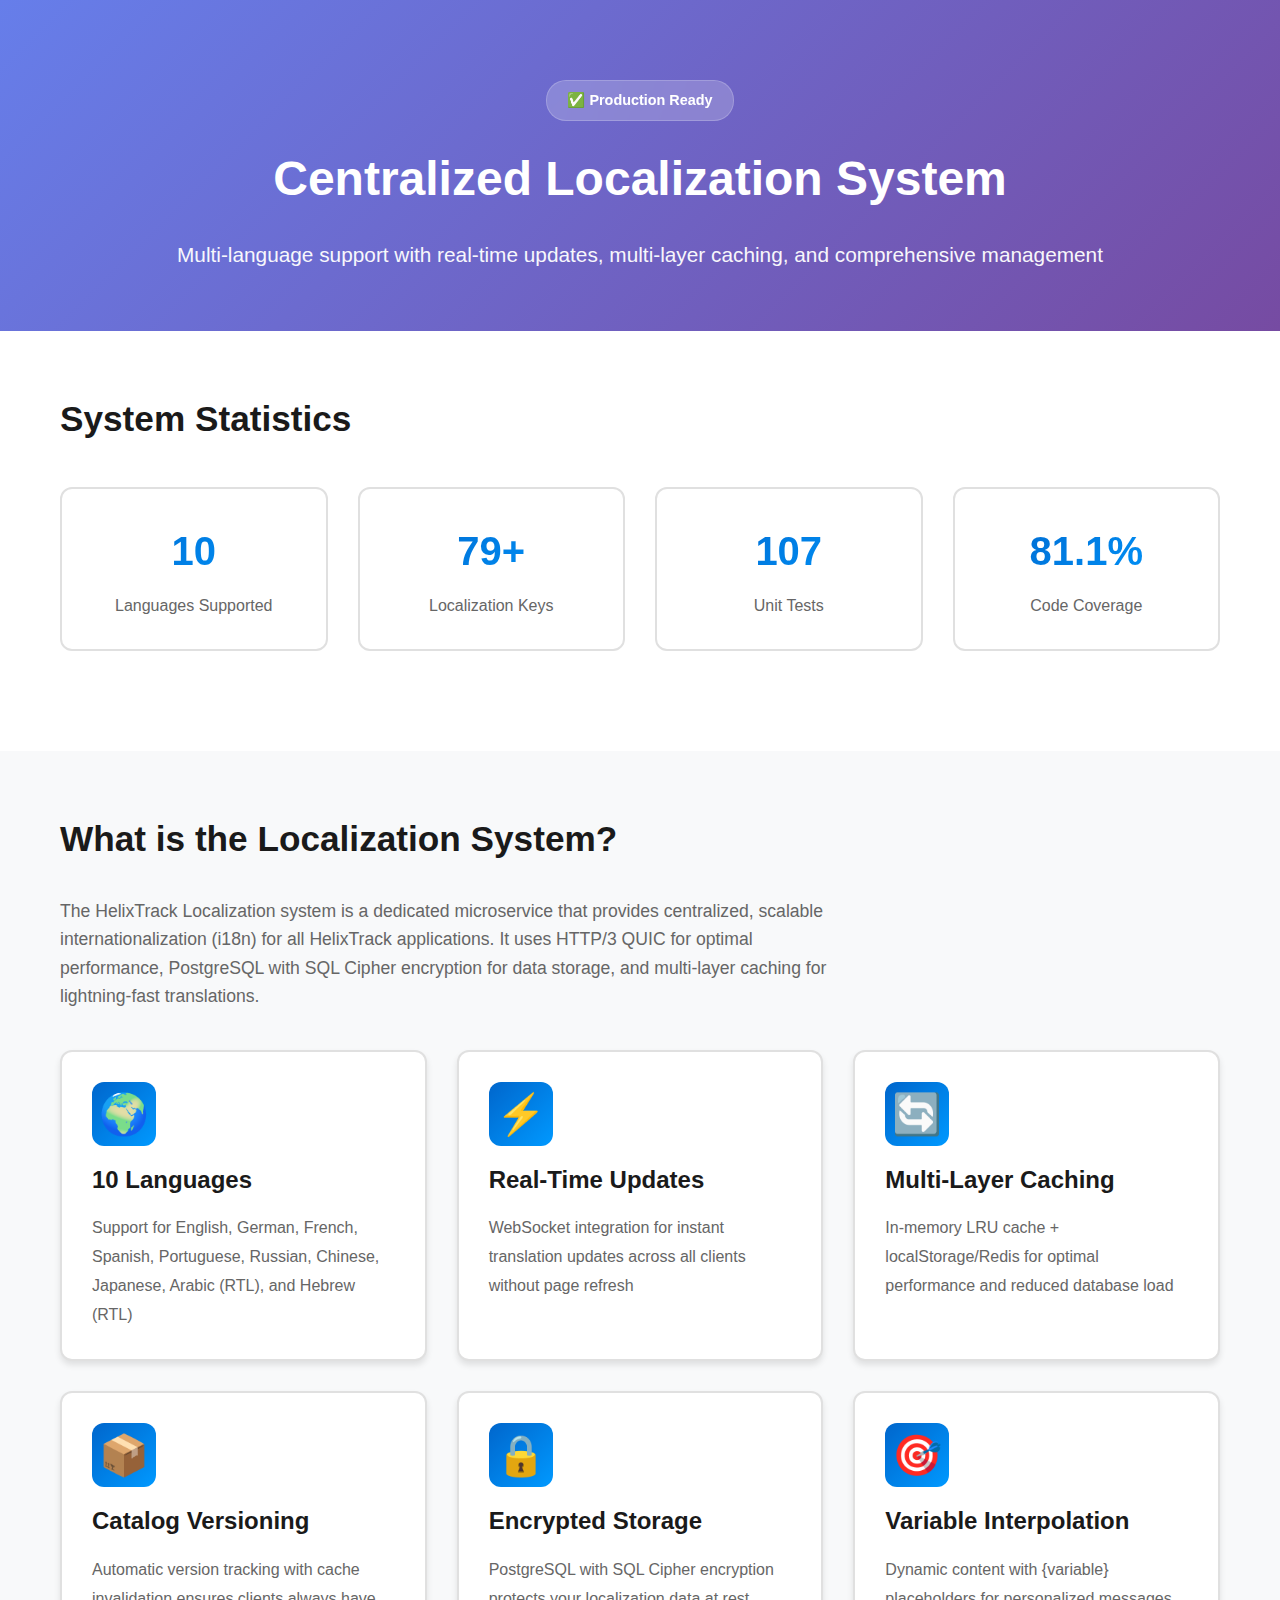
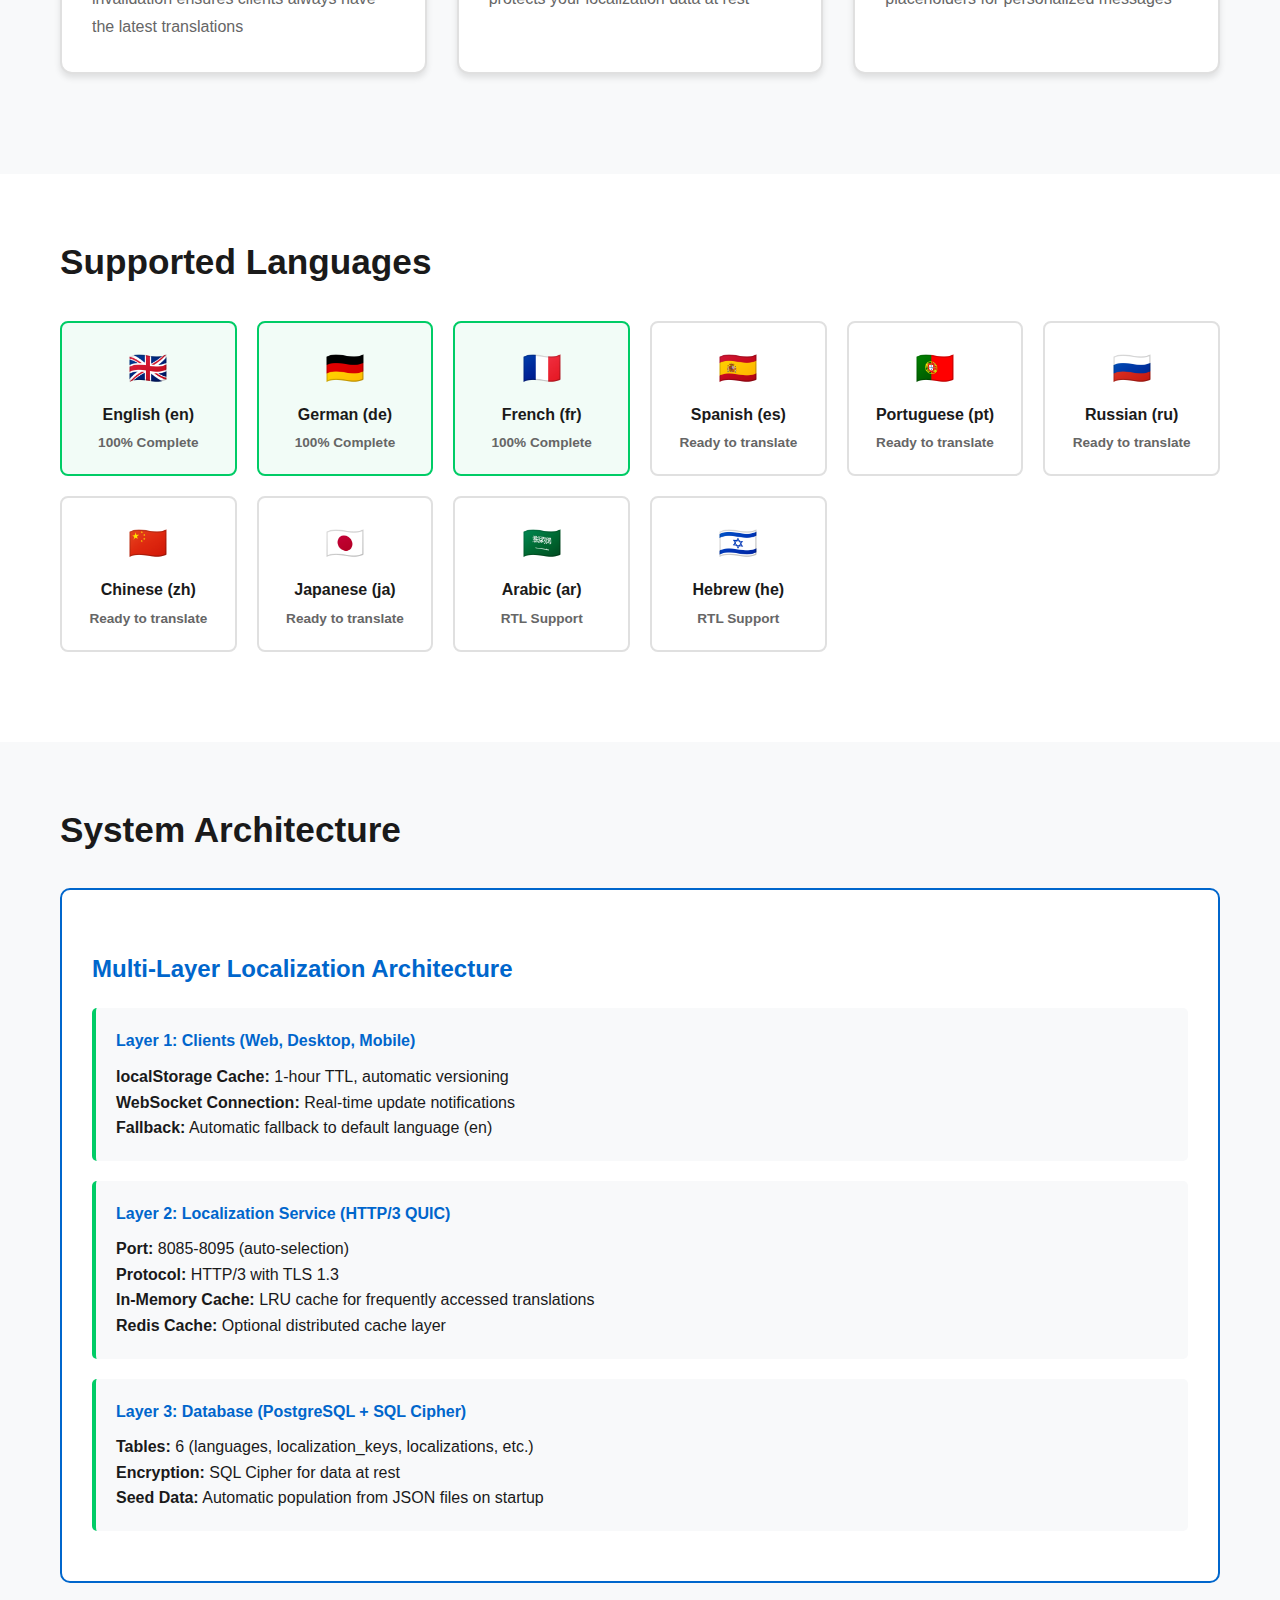
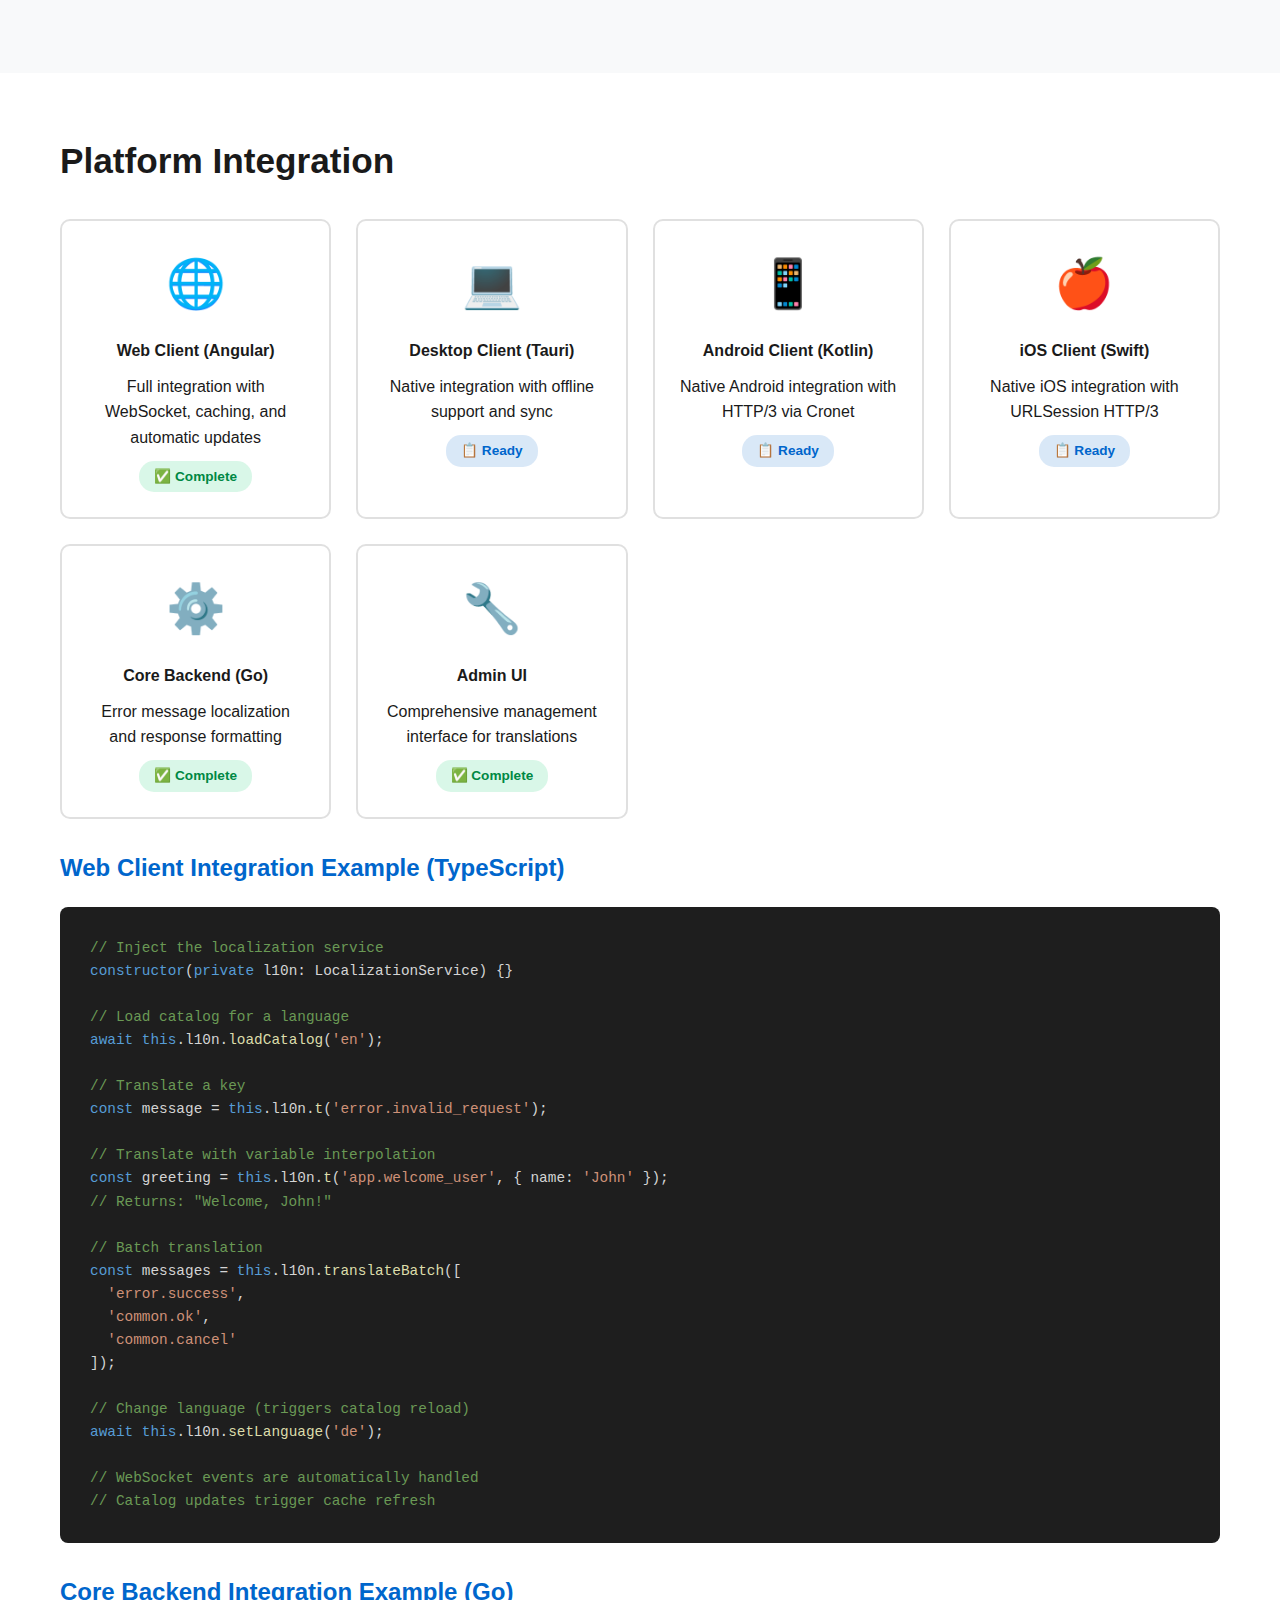
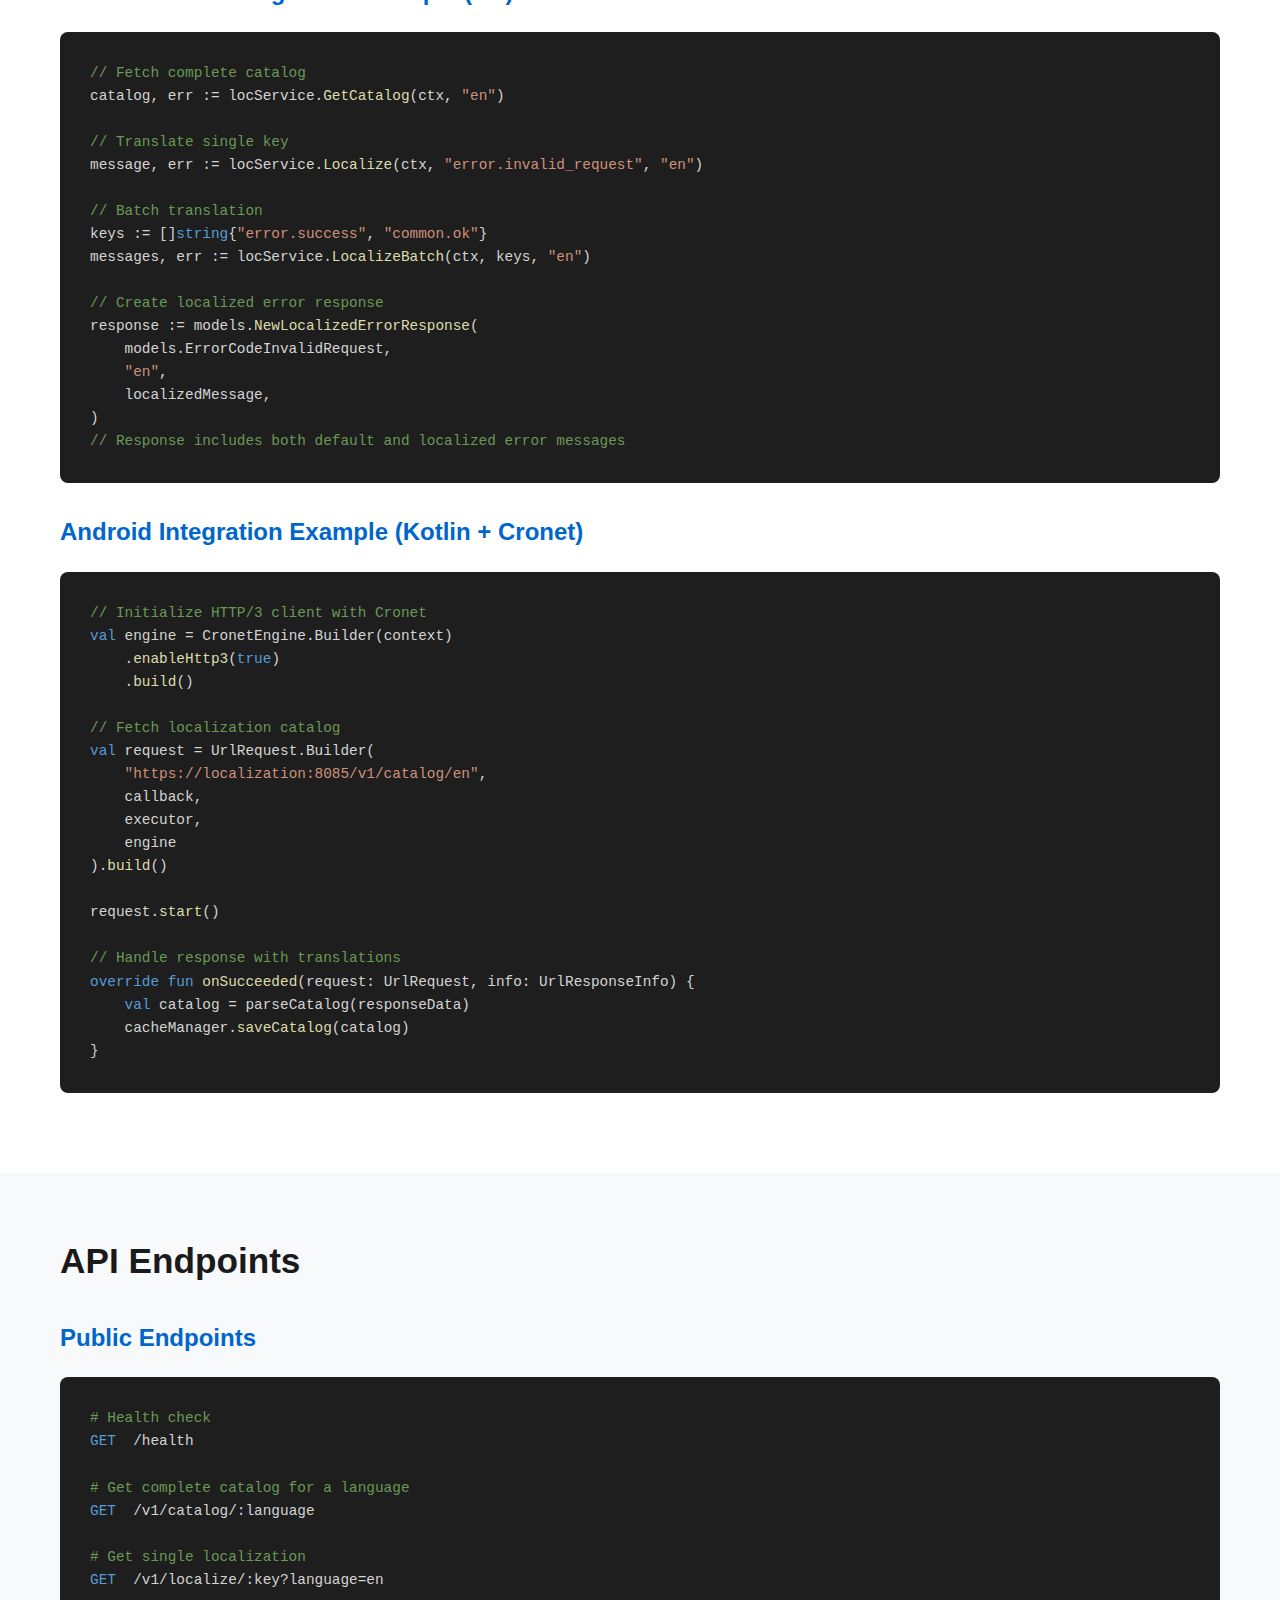
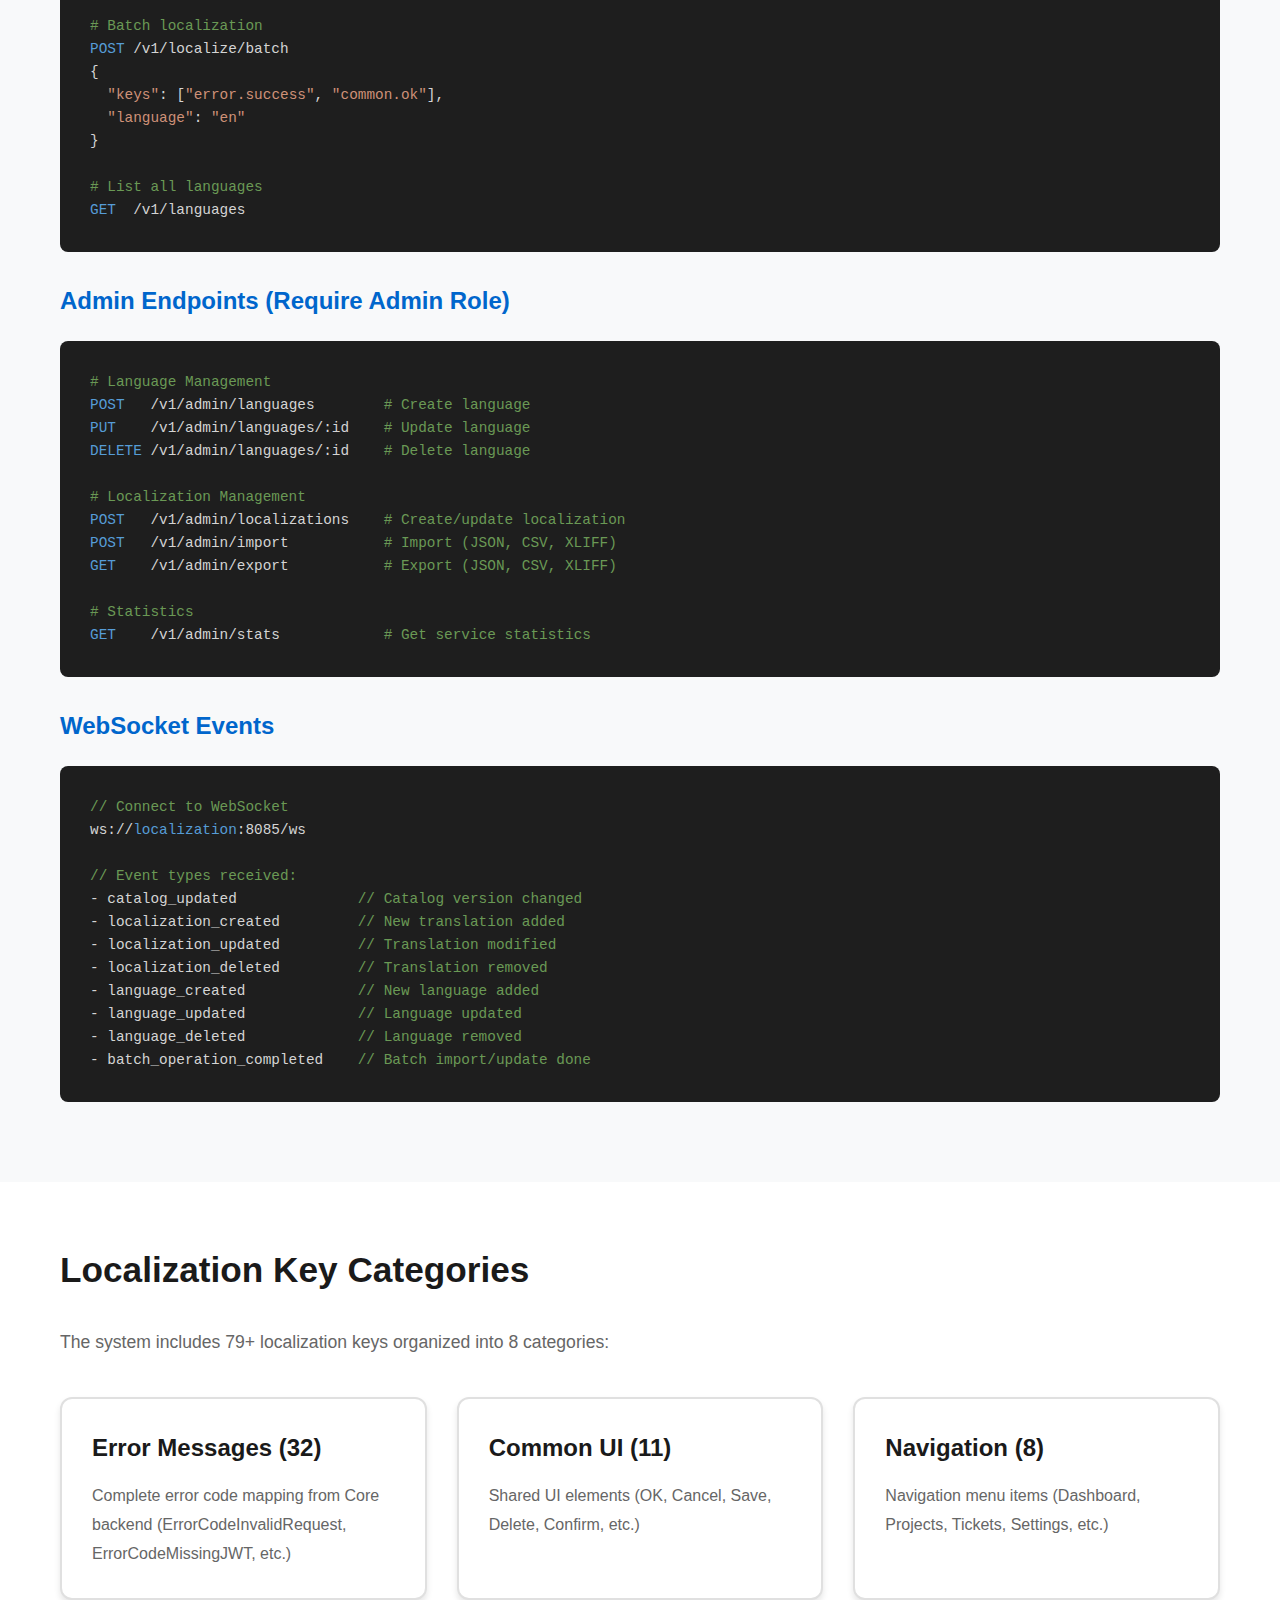
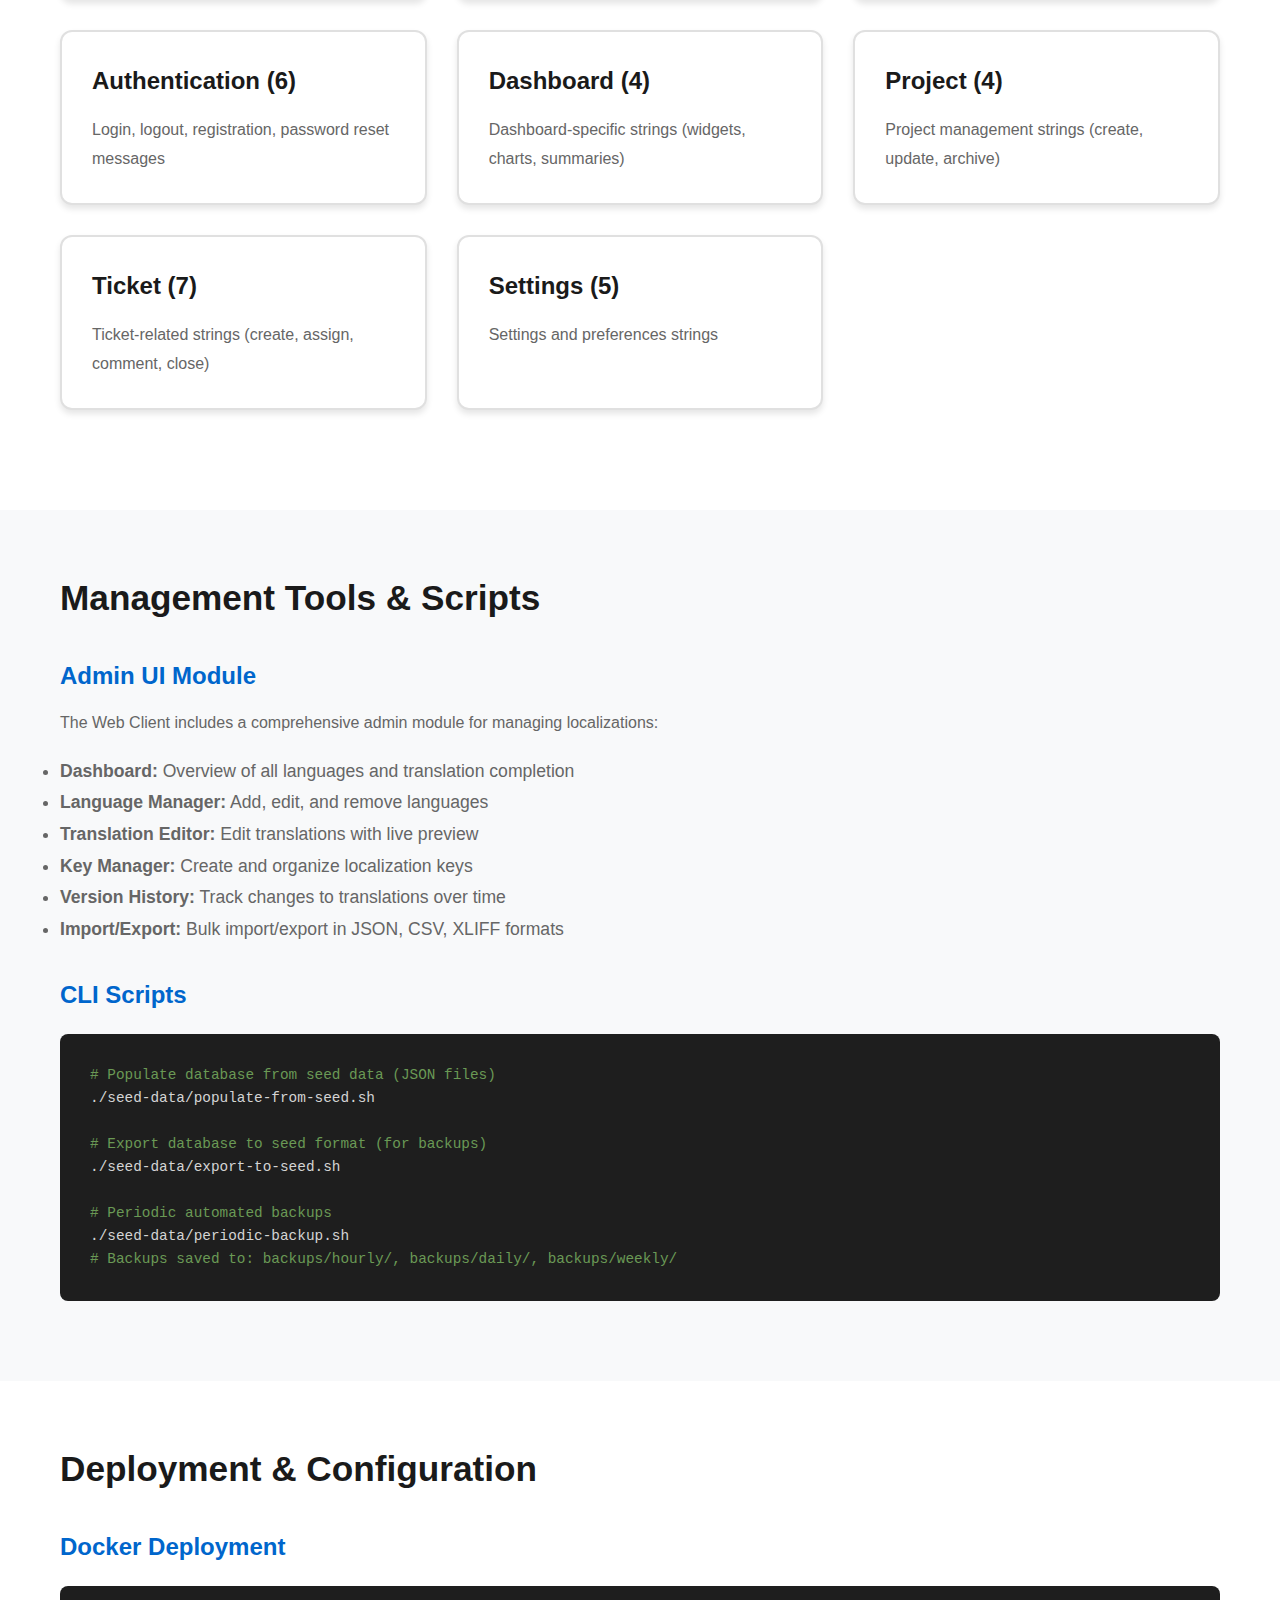
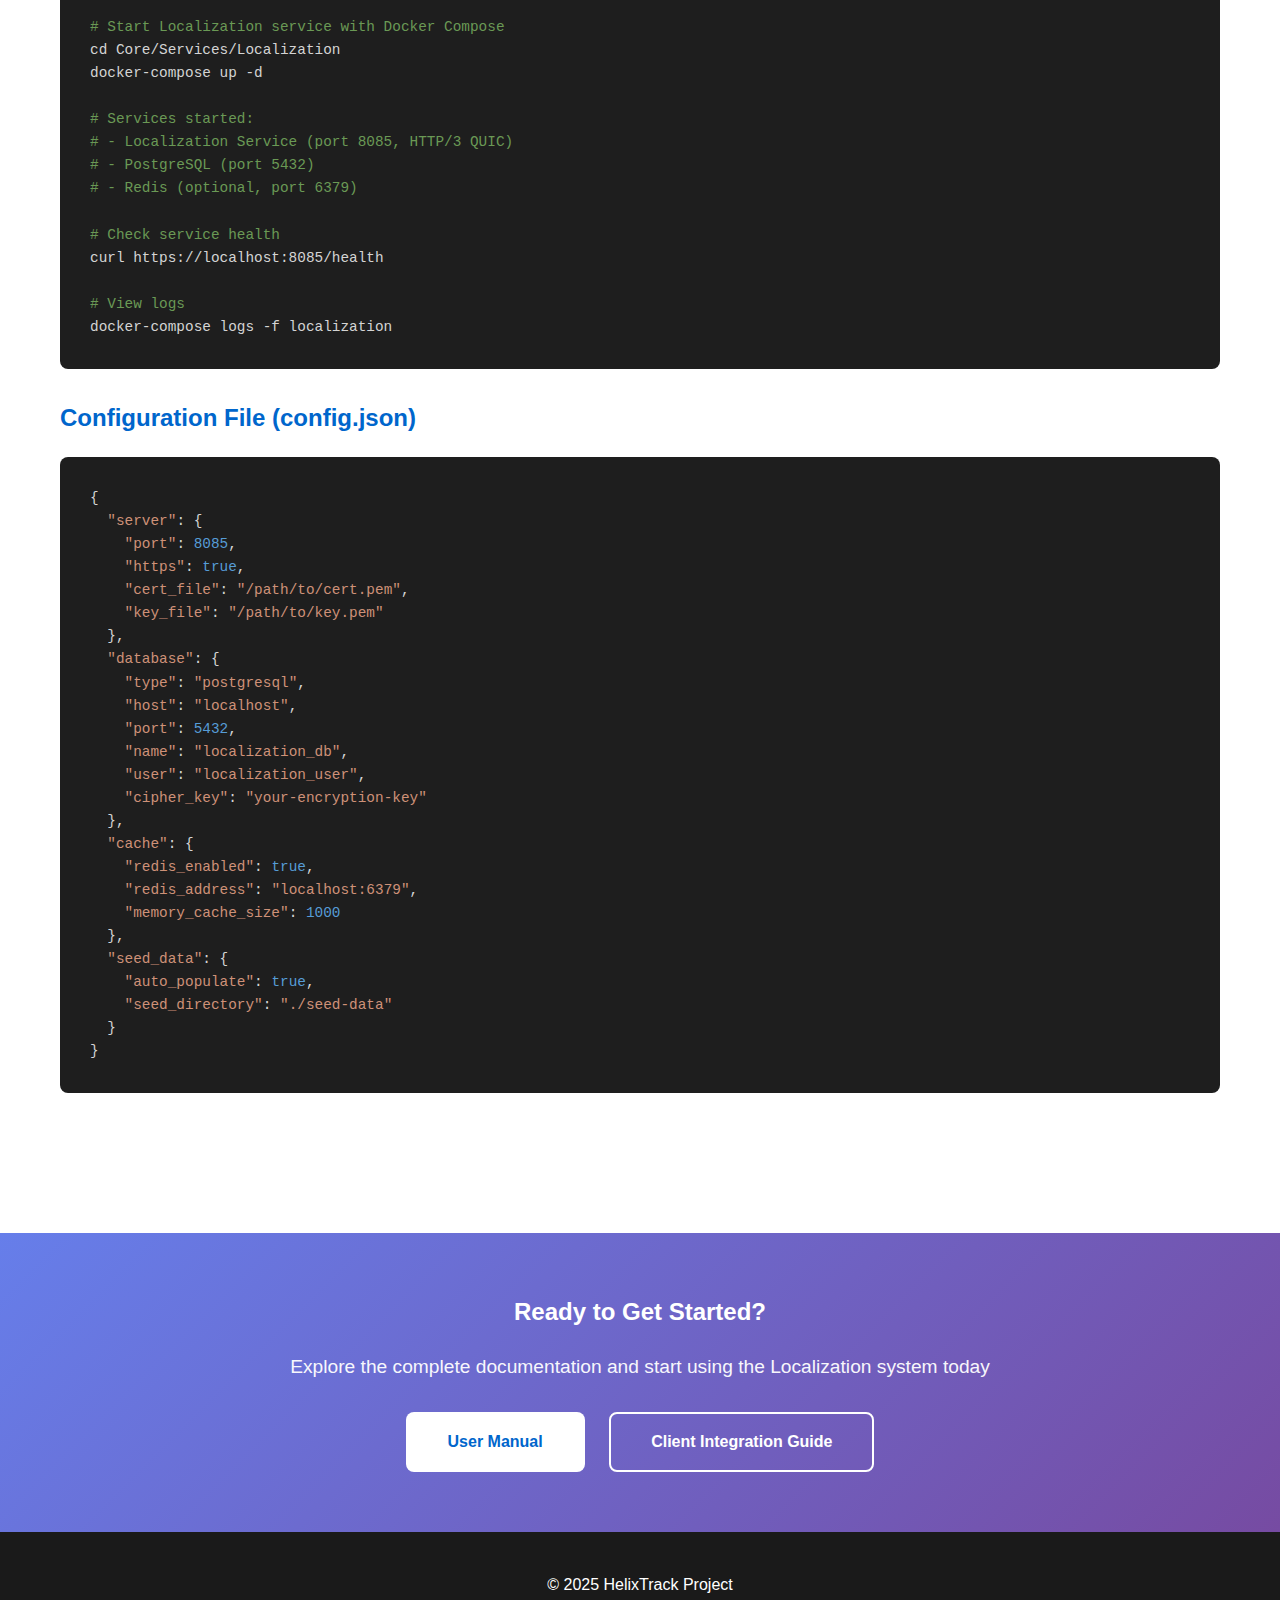
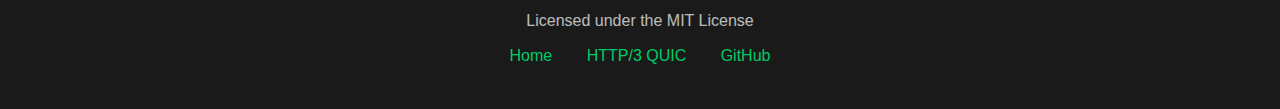
<file: docs/localization.html>
<!DOCTYPE html>
<html lang="en">
<head>
    <meta charset="UTF-8">
    <meta name="viewport" content="width=device-width, initial-scale=1.0">
    <title>Localization System - HelixTrack Core</title>
    <link rel="stylesheet" href="style.css">
    <style>
        :root {
            --primary-color: #0066cc;
            --secondary-color: #00cc66;
            --accent-color: #ff6600;
            --text-dark: #1a1a1a;
            --text-light: #666;
            --bg-light: #f8f9fa;
            --border-color: #e0e0e0;
        }

        body {
            font-family: 'Inter', -apple-system, BlinkMacSystemFont, 'Segoe UI', sans-serif;
            line-height: 1.6;
            color: var(--text-dark);
            margin: 0;
            padding: 0;
        }

        .container {
            max-width: 1200px;
            margin: 0 auto;
            padding: 0 20px;
        }

        /* Header */
        header {
            background: linear-gradient(135deg, #667eea 0%, #764ba2 100%);
            color: white;
            padding: 80px 0 60px;
            text-align: center;
        }

        header h1 {
            font-size: 3rem;
            margin: 0 0 20px 0;
            font-weight: 700;
        }

        header p {
            font-size: 1.3rem;
            margin: 0;
            opacity: 0.95;
        }

        .badge {
            display: inline-block;
            background: rgba(255, 255, 255, 0.2);
            padding: 8px 20px;
            border-radius: 20px;
            font-size: 0.9rem;
            font-weight: 600;
            margin-bottom: 20px;
        }

        /* Section */
        section {
            padding: 60px 0;
        }

        section h2 {
            font-size: 2.2rem;
            margin-bottom: 30px;
            color: var(--text-dark);
        }

        section h3 {
            font-size: 1.5rem;
            margin: 30px 0 15px 0;
            color: var(--primary-color);
        }

        /* Stats Grid */
        .stats-grid {
            display: grid;
            grid-template-columns: repeat(auto-fit, minmax(200px, 1fr));
            gap: 30px;
            margin: 40px 0;
        }

        .stat-card {
            background: white;
            border: 2px solid var(--border-color);
            border-radius: 12px;
            padding: 30px;
            text-align: center;
            transition: all 0.3s ease;
        }

        .stat-card:hover {
            border-color: var(--primary-color);
            transform: translateY(-5px);
            box-shadow: 0 10px 30px rgba(0, 102, 204, 0.1);
        }

        .stat-number {
            font-size: 2.5rem;
            font-weight: 700;
            color: var(--primary-color);
            margin-bottom: 10px;
        }

        .stat-label {
            font-size: 1rem;
            color: var(--text-light);
            font-weight: 500;
        }

        /* Feature Cards */
        .features-grid {
            display: grid;
            grid-template-columns: repeat(auto-fit, minmax(300px, 1fr));
            gap: 30px;
            margin: 40px 0;
        }

        .feature-card {
            background: white;
            border: 2px solid var(--border-color);
            border-radius: 12px;
            padding: 30px;
            transition: all 0.3s ease;
        }

        .feature-card:hover {
            border-color: var(--secondary-color);
            transform: translateY(-5px);
            box-shadow: 0 10px 30px rgba(0, 204, 102, 0.1);
        }

        .feature-icon {
            font-size: 2.5rem;
            margin-bottom: 15px;
        }

        .feature-card h3 {
            margin-top: 0;
            color: var(--text-dark);
        }

        .feature-card p {
            color: var(--text-light);
            margin: 0;
        }

        /* Language Grid */
        .language-grid {
            display: grid;
            grid-template-columns: repeat(auto-fill, minmax(150px, 1fr));
            gap: 20px;
            margin: 30px 0;
        }

        .language-badge {
            background: white;
            border: 2px solid var(--border-color);
            border-radius: 8px;
            padding: 20px;
            text-align: center;
            font-weight: 600;
            transition: all 0.3s ease;
        }

        .language-badge.complete {
            border-color: var(--secondary-color);
            background: rgba(0, 204, 102, 0.05);
        }

        .language-badge:hover {
            transform: scale(1.05);
            box-shadow: 0 5px 15px rgba(0, 0, 0, 0.1);
        }

        .language-flag {
            font-size: 2rem;
            margin-bottom: 8px;
        }

        .language-completion {
            font-size: 0.85rem;
            color: var(--text-light);
            margin-top: 5px;
        }

        /* Code Block */
        .code-block {
            background: #1e1e1e;
            color: #d4d4d4;
            padding: 30px;
            border-radius: 8px;
            overflow-x: auto;
            margin: 20px 0;
            font-family: 'Courier New', monospace;
            font-size: 0.9rem;
            line-height: 1.6;
        }

        .code-block pre {
            margin: 0;
        }

        .code-comment {
            color: #6a9955;
        }

        .code-keyword {
            color: #569cd6;
        }

        .code-string {
            color: #ce9178;
        }

        .code-function {
            color: #dcdcaa;
        }

        /* Integration Grid */
        .integration-grid {
            display: grid;
            grid-template-columns: repeat(auto-fit, minmax(250px, 1fr));
            gap: 25px;
            margin: 30px 0;
        }

        .integration-card {
            background: white;
            border: 2px solid var(--border-color);
            border-radius: 10px;
            padding: 25px;
            text-align: center;
        }

        .integration-card h4 {
            margin: 15px 0 10px 0;
            color: var(--text-dark);
        }

        .integration-status {
            display: inline-block;
            padding: 5px 15px;
            border-radius: 15px;
            font-size: 0.85rem;
            font-weight: 600;
            margin-top: 10px;
        }

        .status-complete {
            background: rgba(0, 204, 102, 0.15);
            color: #008844;
        }

        .status-ready {
            background: rgba(0, 102, 204, 0.15);
            color: #0066cc;
        }

        /* Architecture Diagram */
        .architecture-box {
            background: white;
            border: 2px solid var(--primary-color);
            border-radius: 10px;
            padding: 30px;
            margin: 30px 0;
        }

        .architecture-layer {
            margin: 20px 0;
            padding: 20px;
            background: var(--bg-light);
            border-left: 4px solid var(--secondary-color);
            border-radius: 5px;
        }

        .architecture-layer h4 {
            margin: 0 0 10px 0;
            color: var(--primary-color);
        }

        /* CTA Section */
        .cta-section {
            background: linear-gradient(135deg, #667eea 0%, #764ba2 100%);
            color: white;
            padding: 60px 0;
            text-align: center;
            margin: 60px 0 0 0;
        }

        .cta-section h2 {
            color: white;
            margin-bottom: 20px;
        }

        .cta-section p {
            font-size: 1.2rem;
            margin-bottom: 30px;
            opacity: 0.95;
        }

        .btn {
            display: inline-block;
            padding: 15px 40px;
            background: white;
            color: var(--primary-color);
            text-decoration: none;
            border-radius: 8px;
            font-weight: 600;
            transition: all 0.3s ease;
            margin: 0 10px;
        }

        .btn:hover {
            transform: translateY(-2px);
            box-shadow: 0 10px 30px rgba(0, 0, 0, 0.2);
        }

        .btn-outline {
            background: transparent;
            color: white;
            border: 2px solid white;
        }

        .btn-outline:hover {
            background: white;
            color: var(--primary-color);
        }

        /* Responsive */
        @media (max-width: 768px) {
            header h1 {
                font-size: 2rem;
            }

            header p {
                font-size: 1rem;
            }

            section h2 {
                font-size: 1.8rem;
            }

            .stats-grid,
            .features-grid,
            .integration-grid {
                grid-template-columns: 1fr;
            }
        }
    </style>
</head>
<body>
    <!-- Header -->
    <header>
        <div class="container">
            <div class="badge">✅ Production Ready</div>
            <h1>Centralized Localization System</h1>
            <p>Multi-language support with real-time updates, multi-layer caching, and comprehensive management</p>
        </div>
    </header>

    <!-- Statistics Section -->
    <section>
        <div class="container">
            <h2>System Statistics</h2>
            <div class="stats-grid">
                <div class="stat-card">
                    <div class="stat-number">10</div>
                    <div class="stat-label">Languages Supported</div>
                </div>
                <div class="stat-card">
                    <div class="stat-number">79+</div>
                    <div class="stat-label">Localization Keys</div>
                </div>
                <div class="stat-card">
                    <div class="stat-number">107</div>
                    <div class="stat-label">Unit Tests</div>
                </div>
                <div class="stat-card">
                    <div class="stat-number">81.1%</div>
                    <div class="stat-label">Code Coverage</div>
                </div>
            </div>
        </div>
    </section>

    <!-- Overview Section -->
    <section style="background: var(--bg-light);">
        <div class="container">
            <h2>What is the Localization System?</h2>
            <p style="font-size: 1.1rem; color: var(--text-light); max-width: 800px;">
                The HelixTrack Localization system is a dedicated microservice that provides centralized,
                scalable internationalization (i18n) for all HelixTrack applications. It uses HTTP/3 QUIC
                for optimal performance, PostgreSQL with SQL Cipher encryption for data storage, and
                multi-layer caching for lightning-fast translations.
            </p>

            <div class="features-grid">
                <div class="feature-card">
                    <div class="feature-icon">🌍</div>
                    <h3>10 Languages</h3>
                    <p>Support for English, German, French, Spanish, Portuguese, Russian, Chinese, Japanese, Arabic (RTL), and Hebrew (RTL)</p>
                </div>
                <div class="feature-card">
                    <div class="feature-icon">⚡</div>
                    <h3>Real-Time Updates</h3>
                    <p>WebSocket integration for instant translation updates across all clients without page refresh</p>
                </div>
                <div class="feature-card">
                    <div class="feature-icon">🔄</div>
                    <h3>Multi-Layer Caching</h3>
                    <p>In-memory LRU cache + localStorage/Redis for optimal performance and reduced database load</p>
                </div>
                <div class="feature-card">
                    <div class="feature-icon">📦</div>
                    <h3>Catalog Versioning</h3>
                    <p>Automatic version tracking with cache invalidation ensures clients always have the latest translations</p>
                </div>
                <div class="feature-card">
                    <div class="feature-icon">🔒</div>
                    <h3>Encrypted Storage</h3>
                    <p>PostgreSQL with SQL Cipher encryption protects your localization data at rest</p>
                </div>
                <div class="feature-card">
                    <div class="feature-icon">🎯</div>
                    <h3>Variable Interpolation</h3>
                    <p>Dynamic content with {variable} placeholders for personalized messages</p>
                </div>
            </div>
        </div>
    </section>

    <!-- Supported Languages -->
    <section>
        <div class="container">
            <h2>Supported Languages</h2>
            <div class="language-grid">
                <div class="language-badge complete">
                    <div class="language-flag">🇬🇧</div>
                    <div>English (en)</div>
                    <div class="language-completion">100% Complete</div>
                </div>
                <div class="language-badge complete">
                    <div class="language-flag">🇩🇪</div>
                    <div>German (de)</div>
                    <div class="language-completion">100% Complete</div>
                </div>
                <div class="language-badge complete">
                    <div class="language-flag">🇫🇷</div>
                    <div>French (fr)</div>
                    <div class="language-completion">100% Complete</div>
                </div>
                <div class="language-badge">
                    <div class="language-flag">🇪🇸</div>
                    <div>Spanish (es)</div>
                    <div class="language-completion">Ready to translate</div>
                </div>
                <div class="language-badge">
                    <div class="language-flag">🇵🇹</div>
                    <div>Portuguese (pt)</div>
                    <div class="language-completion">Ready to translate</div>
                </div>
                <div class="language-badge">
                    <div class="language-flag">🇷🇺</div>
                    <div>Russian (ru)</div>
                    <div class="language-completion">Ready to translate</div>
                </div>
                <div class="language-badge">
                    <div class="language-flag">🇨🇳</div>
                    <div>Chinese (zh)</div>
                    <div class="language-completion">Ready to translate</div>
                </div>
                <div class="language-badge">
                    <div class="language-flag">🇯🇵</div>
                    <div>Japanese (ja)</div>
                    <div class="language-completion">Ready to translate</div>
                </div>
                <div class="language-badge">
                    <div class="language-flag">🇸🇦</div>
                    <div>Arabic (ar)</div>
                    <div class="language-completion">RTL Support</div>
                </div>
                <div class="language-badge">
                    <div class="language-flag">🇮🇱</div>
                    <div>Hebrew (he)</div>
                    <div class="language-completion">RTL Support</div>
                </div>
            </div>
        </div>
    </section>

    <!-- Architecture -->
    <section style="background: var(--bg-light);">
        <div class="container">
            <h2>System Architecture</h2>
            <div class="architecture-box">
                <h3>Multi-Layer Localization Architecture</h3>

                <div class="architecture-layer">
                    <h4>Layer 1: Clients (Web, Desktop, Mobile)</h4>
                    <p>
                        <strong>localStorage Cache:</strong> 1-hour TTL, automatic versioning<br>
                        <strong>WebSocket Connection:</strong> Real-time update notifications<br>
                        <strong>Fallback:</strong> Automatic fallback to default language (en)
                    </p>
                </div>

                <div class="architecture-layer">
                    <h4>Layer 2: Localization Service (HTTP/3 QUIC)</h4>
                    <p>
                        <strong>Port:</strong> 8085-8095 (auto-selection)<br>
                        <strong>Protocol:</strong> HTTP/3 with TLS 1.3<br>
                        <strong>In-Memory Cache:</strong> LRU cache for frequently accessed translations<br>
                        <strong>Redis Cache:</strong> Optional distributed cache layer
                    </p>
                </div>

                <div class="architecture-layer">
                    <h4>Layer 3: Database (PostgreSQL + SQL Cipher)</h4>
                    <p>
                        <strong>Tables:</strong> 6 (languages, localization_keys, localizations, etc.)<br>
                        <strong>Encryption:</strong> SQL Cipher for data at rest<br>
                        <strong>Seed Data:</strong> Automatic population from JSON files on startup
                    </p>
                </div>
            </div>
        </div>
    </section>

    <!-- Integration Examples -->
    <section>
        <div class="container">
            <h2>Platform Integration</h2>

            <div class="integration-grid">
                <div class="integration-card">
                    <div style="font-size: 3rem;">🌐</div>
                    <h4>Web Client (Angular)</h4>
                    <p>Full integration with WebSocket, caching, and automatic updates</p>
                    <div class="integration-status status-complete">✅ Complete</div>
                </div>
                <div class="integration-card">
                    <div style="font-size: 3rem;">💻</div>
                    <h4>Desktop Client (Tauri)</h4>
                    <p>Native integration with offline support and sync</p>
                    <div class="integration-status status-ready">📋 Ready</div>
                </div>
                <div class="integration-card">
                    <div style="font-size: 3rem;">📱</div>
                    <h4>Android Client (Kotlin)</h4>
                    <p>Native Android integration with HTTP/3 via Cronet</p>
                    <div class="integration-status status-ready">📋 Ready</div>
                </div>
                <div class="integration-card">
                    <div style="font-size: 3rem;">🍎</div>
                    <h4>iOS Client (Swift)</h4>
                    <p>Native iOS integration with URLSession HTTP/3</p>
                    <div class="integration-status status-ready">📋 Ready</div>
                </div>
                <div class="integration-card">
                    <div style="font-size: 3rem;">⚙️</div>
                    <h4>Core Backend (Go)</h4>
                    <p>Error message localization and response formatting</p>
                    <div class="integration-status status-complete">✅ Complete</div>
                </div>
                <div class="integration-card">
                    <div style="font-size: 3rem;">🔧</div>
                    <h4>Admin UI</h4>
                    <p>Comprehensive management interface for translations</p>
                    <div class="integration-status status-complete">✅ Complete</div>
                </div>
            </div>

            <h3>Web Client Integration Example (TypeScript)</h3>
            <div class="code-block">
<pre><span class="code-comment">// Inject the localization service</span>
<span class="code-keyword">constructor</span>(<span class="code-keyword">private</span> l10n: LocalizationService) {}

<span class="code-comment">// Load catalog for a language</span>
<span class="code-keyword">await</span> <span class="code-keyword">this</span>.l10n.<span class="code-function">loadCatalog</span>(<span class="code-string">'en'</span>);

<span class="code-comment">// Translate a key</span>
<span class="code-keyword">const</span> message = <span class="code-keyword">this</span>.l10n.<span class="code-function">t</span>(<span class="code-string">'error.invalid_request'</span>);

<span class="code-comment">// Translate with variable interpolation</span>
<span class="code-keyword">const</span> greeting = <span class="code-keyword">this</span>.l10n.<span class="code-function">t</span>(<span class="code-string">'app.welcome_user'</span>, { name: <span class="code-string">'John'</span> });
<span class="code-comment">// Returns: "Welcome, John!"</span>

<span class="code-comment">// Batch translation</span>
<span class="code-keyword">const</span> messages = <span class="code-keyword">this</span>.l10n.<span class="code-function">translateBatch</span>([
  <span class="code-string">'error.success'</span>,
  <span class="code-string">'common.ok'</span>,
  <span class="code-string">'common.cancel'</span>
]);

<span class="code-comment">// Change language (triggers catalog reload)</span>
<span class="code-keyword">await</span> <span class="code-keyword">this</span>.l10n.<span class="code-function">setLanguage</span>(<span class="code-string">'de'</span>);

<span class="code-comment">// WebSocket events are automatically handled</span>
<span class="code-comment">// Catalog updates trigger cache refresh</span></pre>
            </div>

            <h3>Core Backend Integration Example (Go)</h3>
            <div class="code-block">
<pre><span class="code-comment">// Fetch complete catalog</span>
catalog, err := locService.<span class="code-function">GetCatalog</span>(ctx, <span class="code-string">"en"</span>)

<span class="code-comment">// Translate single key</span>
message, err := locService.<span class="code-function">Localize</span>(ctx, <span class="code-string">"error.invalid_request"</span>, <span class="code-string">"en"</span>)

<span class="code-comment">// Batch translation</span>
keys := []<span class="code-keyword">string</span>{<span class="code-string">"error.success"</span>, <span class="code-string">"common.ok"</span>}
messages, err := locService.<span class="code-function">LocalizeBatch</span>(ctx, keys, <span class="code-string">"en"</span>)

<span class="code-comment">// Create localized error response</span>
response := models.<span class="code-function">NewLocalizedErrorResponse</span>(
    models.ErrorCodeInvalidRequest,
    <span class="code-string">"en"</span>,
    localizedMessage,
)
<span class="code-comment">// Response includes both default and localized error messages</span></pre>
            </div>

            <h3>Android Integration Example (Kotlin + Cronet)</h3>
            <div class="code-block">
<pre><span class="code-comment">// Initialize HTTP/3 client with Cronet</span>
<span class="code-keyword">val</span> engine = CronetEngine.Builder(context)
    .<span class="code-function">enableHttp3</span>(<span class="code-keyword">true</span>)
    .<span class="code-function">build</span>()

<span class="code-comment">// Fetch localization catalog</span>
<span class="code-keyword">val</span> request = UrlRequest.Builder(
    <span class="code-string">"https://localization:8085/v1/catalog/en"</span>,
    callback,
    executor,
    engine
).<span class="code-function">build</span>()

request.<span class="code-function">start</span>()

<span class="code-comment">// Handle response with translations</span>
<span class="code-keyword">override fun</span> <span class="code-function">onSucceeded</span>(request: UrlRequest, info: UrlResponseInfo) {
    <span class="code-keyword">val</span> catalog = parseCatalog(responseData)
    cacheManager.<span class="code-function">saveCatalog</span>(catalog)
}</pre>
            </div>
        </div>
    </section>

    <!-- API Reference -->
    <section style="background: var(--bg-light);">
        <div class="container">
            <h2>API Endpoints</h2>

            <h3>Public Endpoints</h3>
            <div class="code-block">
<pre><span class="code-comment"># Health check</span>
<span class="code-keyword">GET</span>  /health

<span class="code-comment"># Get complete catalog for a language</span>
<span class="code-keyword">GET</span>  /v1/catalog/:language

<span class="code-comment"># Get single localization</span>
<span class="code-keyword">GET</span>  /v1/localize/:key?language=en

<span class="code-comment"># Batch localization</span>
<span class="code-keyword">POST</span> /v1/localize/batch
{
  <span class="code-string">"keys"</span>: [<span class="code-string">"error.success"</span>, <span class="code-string">"common.ok"</span>],
  <span class="code-string">"language"</span>: <span class="code-string">"en"</span>
}

<span class="code-comment"># List all languages</span>
<span class="code-keyword">GET</span>  /v1/languages</pre>
            </div>

            <h3>Admin Endpoints (Require Admin Role)</h3>
            <div class="code-block">
<pre><span class="code-comment"># Language Management</span>
<span class="code-keyword">POST</span>   /v1/admin/languages        <span class="code-comment"># Create language</span>
<span class="code-keyword">PUT</span>    /v1/admin/languages/:id    <span class="code-comment"># Update language</span>
<span class="code-keyword">DELETE</span> /v1/admin/languages/:id    <span class="code-comment"># Delete language</span>

<span class="code-comment"># Localization Management</span>
<span class="code-keyword">POST</span>   /v1/admin/localizations    <span class="code-comment"># Create/update localization</span>
<span class="code-keyword">POST</span>   /v1/admin/import           <span class="code-comment"># Import (JSON, CSV, XLIFF)</span>
<span class="code-keyword">GET</span>    /v1/admin/export           <span class="code-comment"># Export (JSON, CSV, XLIFF)</span>

<span class="code-comment"># Statistics</span>
<span class="code-keyword">GET</span>    /v1/admin/stats            <span class="code-comment"># Get service statistics</span></pre>
            </div>

            <h3>WebSocket Events</h3>
            <div class="code-block">
<pre><span class="code-comment">// Connect to WebSocket</span>
ws://<span class="code-keyword">localization</span>:8085/ws

<span class="code-comment">// Event types received:</span>
- catalog_updated              <span class="code-comment">// Catalog version changed</span>
- localization_created         <span class="code-comment">// New translation added</span>
- localization_updated         <span class="code-comment">// Translation modified</span>
- localization_deleted         <span class="code-comment">// Translation removed</span>
- language_created             <span class="code-comment">// New language added</span>
- language_updated             <span class="code-comment">// Language updated</span>
- language_deleted             <span class="code-comment">// Language removed</span>
- batch_operation_completed    <span class="code-comment">// Batch import/update done</span></pre>
            </div>
        </div>
    </section>

    <!-- Localization Categories -->
    <section>
        <div class="container">
            <h2>Localization Key Categories</h2>
            <p style="font-size: 1.1rem; color: var(--text-light); margin-bottom: 30px;">
                The system includes 79+ localization keys organized into 8 categories:
            </p>

            <div class="features-grid">
                <div class="feature-card">
                    <h3>Error Messages (32)</h3>
                    <p>Complete error code mapping from Core backend (ErrorCodeInvalidRequest, ErrorCodeMissingJWT, etc.)</p>
                </div>
                <div class="feature-card">
                    <h3>Common UI (11)</h3>
                    <p>Shared UI elements (OK, Cancel, Save, Delete, Confirm, etc.)</p>
                </div>
                <div class="feature-card">
                    <h3>Navigation (8)</h3>
                    <p>Navigation menu items (Dashboard, Projects, Tickets, Settings, etc.)</p>
                </div>
                <div class="feature-card">
                    <h3>Authentication (6)</h3>
                    <p>Login, logout, registration, password reset messages</p>
                </div>
                <div class="feature-card">
                    <h3>Dashboard (4)</h3>
                    <p>Dashboard-specific strings (widgets, charts, summaries)</p>
                </div>
                <div class="feature-card">
                    <h3>Project (4)</h3>
                    <p>Project management strings (create, update, archive)</p>
                </div>
                <div class="feature-card">
                    <h3>Ticket (7)</h3>
                    <p>Ticket-related strings (create, assign, comment, close)</p>
                </div>
                <div class="feature-card">
                    <h3>Settings (5)</h3>
                    <p>Settings and preferences strings</p>
                </div>
            </div>
        </div>
    </section>

    <!-- Management Tools -->
    <section style="background: var(--bg-light);">
        <div class="container">
            <h2>Management Tools & Scripts</h2>

            <h3>Admin UI Module</h3>
            <p style="color: var(--text-light); margin-bottom: 20px;">
                The Web Client includes a comprehensive admin module for managing localizations:
            </p>
            <ul style="font-size: 1.1rem; color: var(--text-light); max-width: 700px; line-height: 1.8;">
                <li><strong>Dashboard:</strong> Overview of all languages and translation completion</li>
                <li><strong>Language Manager:</strong> Add, edit, and remove languages</li>
                <li><strong>Translation Editor:</strong> Edit translations with live preview</li>
                <li><strong>Key Manager:</strong> Create and organize localization keys</li>
                <li><strong>Version History:</strong> Track changes to translations over time</li>
                <li><strong>Import/Export:</strong> Bulk import/export in JSON, CSV, XLIFF formats</li>
            </ul>

            <h3>CLI Scripts</h3>
            <div class="code-block">
<pre><span class="code-comment"># Populate database from seed data (JSON files)</span>
./seed-data/populate-from-seed.sh

<span class="code-comment"># Export database to seed format (for backups)</span>
./seed-data/export-to-seed.sh

<span class="code-comment"># Periodic automated backups</span>
./seed-data/periodic-backup.sh
<span class="code-comment"># Backups saved to: backups/hourly/, backups/daily/, backups/weekly/</span></pre>
            </div>
        </div>
    </section>

    <!-- Deployment -->
    <section>
        <div class="container">
            <h2>Deployment & Configuration</h2>

            <h3>Docker Deployment</h3>
            <div class="code-block">
<pre><span class="code-comment"># Start Localization service with Docker Compose</span>
cd Core/Services/Localization
docker-compose up -d

<span class="code-comment"># Services started:</span>
<span class="code-comment"># - Localization Service (port 8085, HTTP/3 QUIC)</span>
<span class="code-comment"># - PostgreSQL (port 5432)</span>
<span class="code-comment"># - Redis (optional, port 6379)</span>

<span class="code-comment"># Check service health</span>
curl https://localhost:8085/health

<span class="code-comment"># View logs</span>
docker-compose logs -f localization</pre>
            </div>

            <h3>Configuration File (config.json)</h3>
            <div class="code-block">
<pre>{
  <span class="code-string">"server"</span>: {
    <span class="code-string">"port"</span>: <span class="code-keyword">8085</span>,
    <span class="code-string">"https"</span>: <span class="code-keyword">true</span>,
    <span class="code-string">"cert_file"</span>: <span class="code-string">"/path/to/cert.pem"</span>,
    <span class="code-string">"key_file"</span>: <span class="code-string">"/path/to/key.pem"</span>
  },
  <span class="code-string">"database"</span>: {
    <span class="code-string">"type"</span>: <span class="code-string">"postgresql"</span>,
    <span class="code-string">"host"</span>: <span class="code-string">"localhost"</span>,
    <span class="code-string">"port"</span>: <span class="code-keyword">5432</span>,
    <span class="code-string">"name"</span>: <span class="code-string">"localization_db"</span>,
    <span class="code-string">"user"</span>: <span class="code-string">"localization_user"</span>,
    <span class="code-string">"cipher_key"</span>: <span class="code-string">"your-encryption-key"</span>
  },
  <span class="code-string">"cache"</span>: {
    <span class="code-string">"redis_enabled"</span>: <span class="code-keyword">true</span>,
    <span class="code-string">"redis_address"</span>: <span class="code-string">"localhost:6379"</span>,
    <span class="code-string">"memory_cache_size"</span>: <span class="code-keyword">1000</span>
  },
  <span class="code-string">"seed_data"</span>: {
    <span class="code-string">"auto_populate"</span>: <span class="code-keyword">true</span>,
    <span class="code-string">"seed_directory"</span>: <span class="code-string">"./seed-data"</span>
  }
}</pre>
            </div>
        </div>
    </section>

    <!-- CTA Section -->
    <div class="cta-section">
        <div class="container">
            <h2>Ready to Get Started?</h2>
            <p>Explore the complete documentation and start using the Localization system today</p>
            <a href="../Services/Localization/USER_MANUAL.md" class="btn">User Manual</a>
            <a href="../Services/Localization/CLIENT_INTEGRATIONS.md" class="btn btn-outline">Client Integration Guide</a>
        </div>
    </div>

    <!-- Footer -->
    <footer style="background: var(--text-dark); color: white; padding: 40px 0; text-align: center;">
        <div class="container">
            <p style="margin: 0 0 10px 0;">&copy; 2025 HelixTrack Project</p>
            <p style="margin: 0; opacity: 0.7;">Licensed under the MIT License</p>
            <p style="margin: 10px 0 0 0;">
                <a href="index.html" style="color: var(--secondary-color); text-decoration: none; margin: 0 15px;">Home</a>
                <a href="http3-quic.html" style="color: var(--secondary-color); text-decoration: none; margin: 0 15px;">HTTP/3 QUIC</a>
                <a href="https://github.com/Helix-Track/Core" style="color: var(--secondary-color); text-decoration: none; margin: 0 15px;">GitHub</a>
            </p>
        </div>
    </footer>
</body>
</html>
</file>
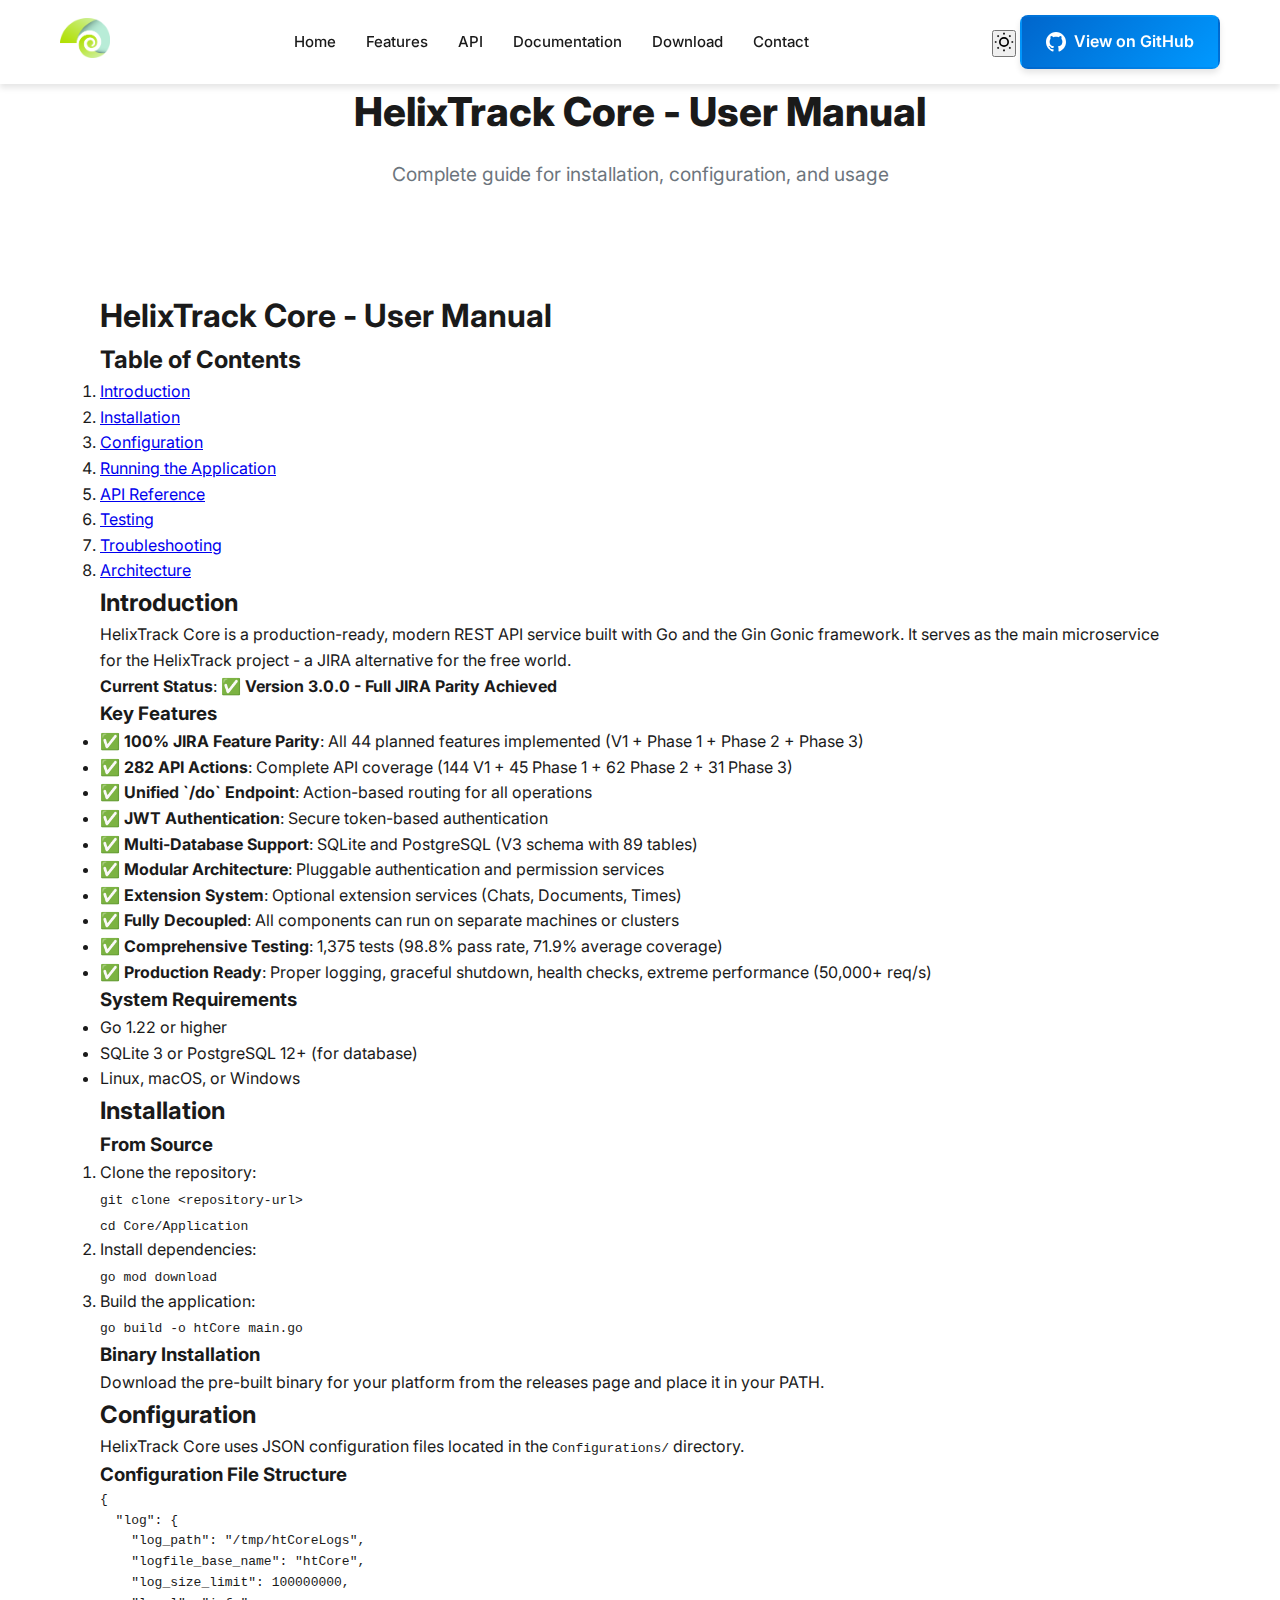
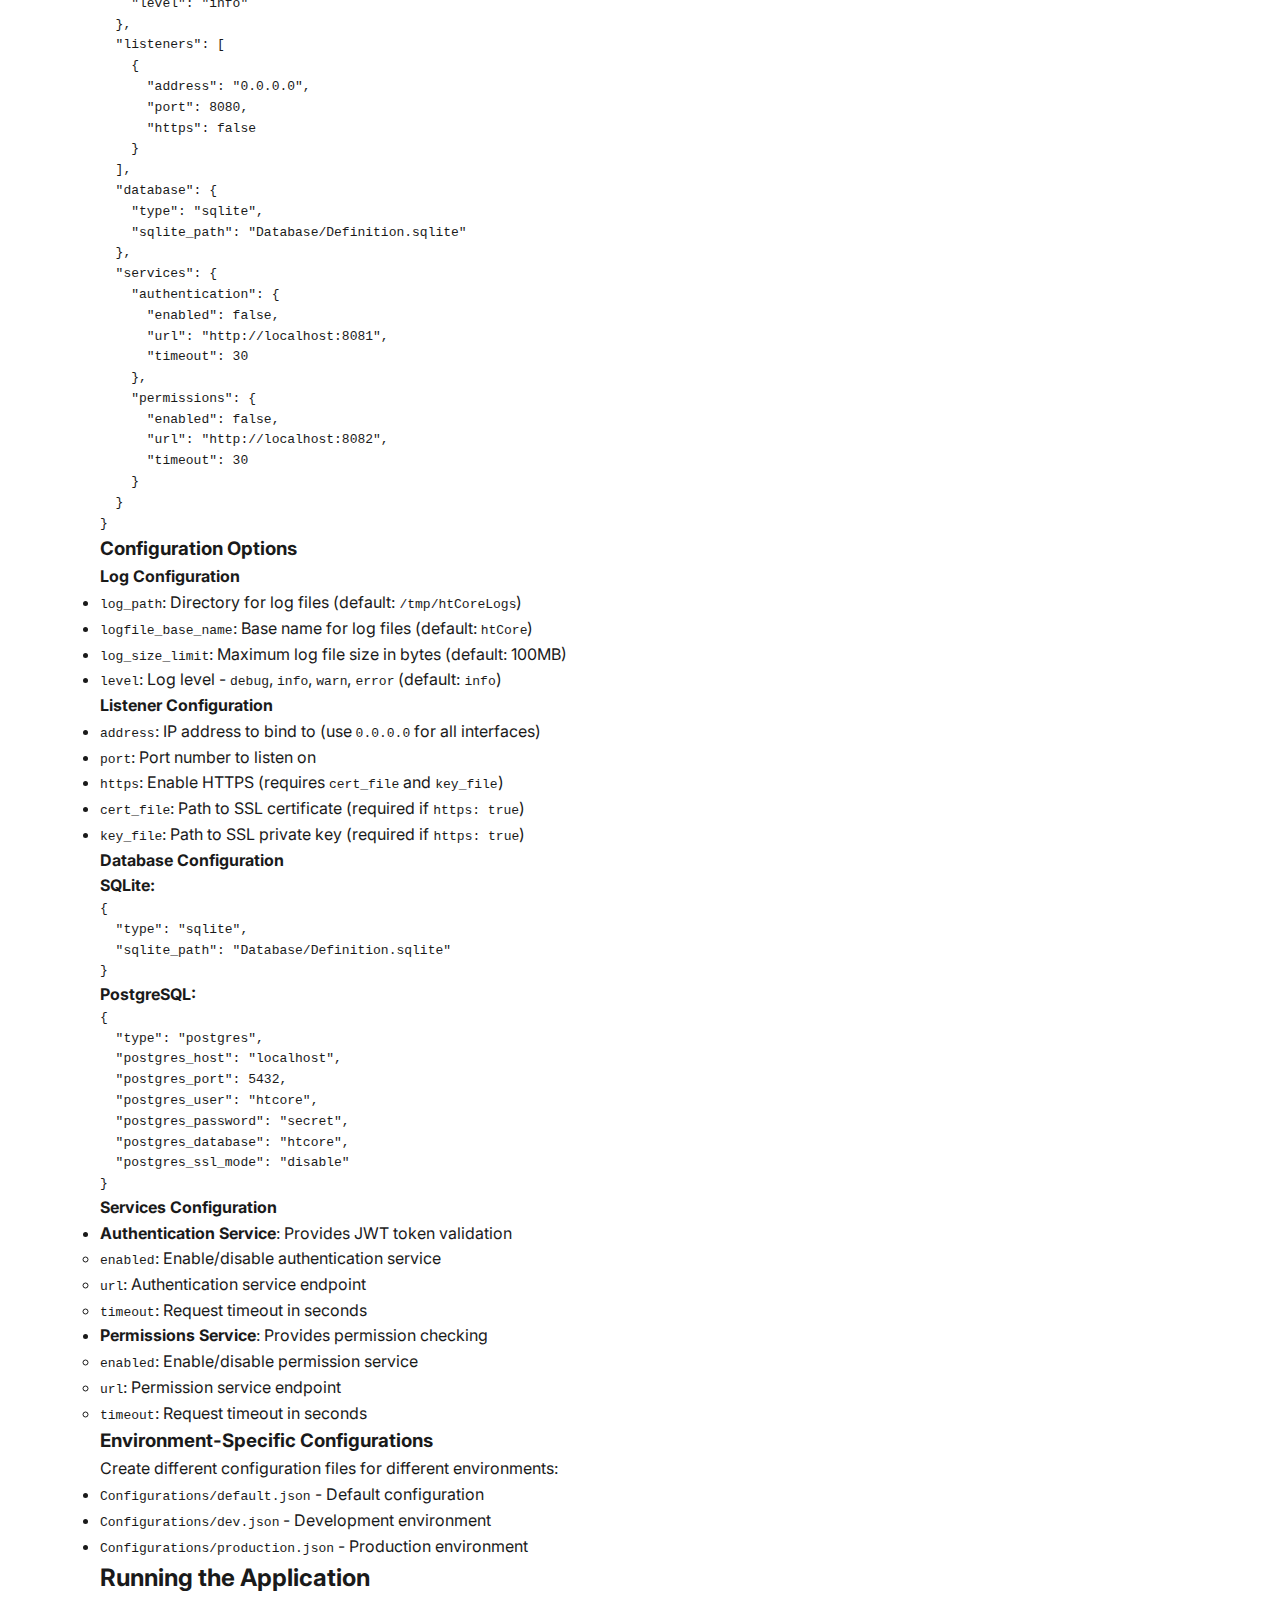
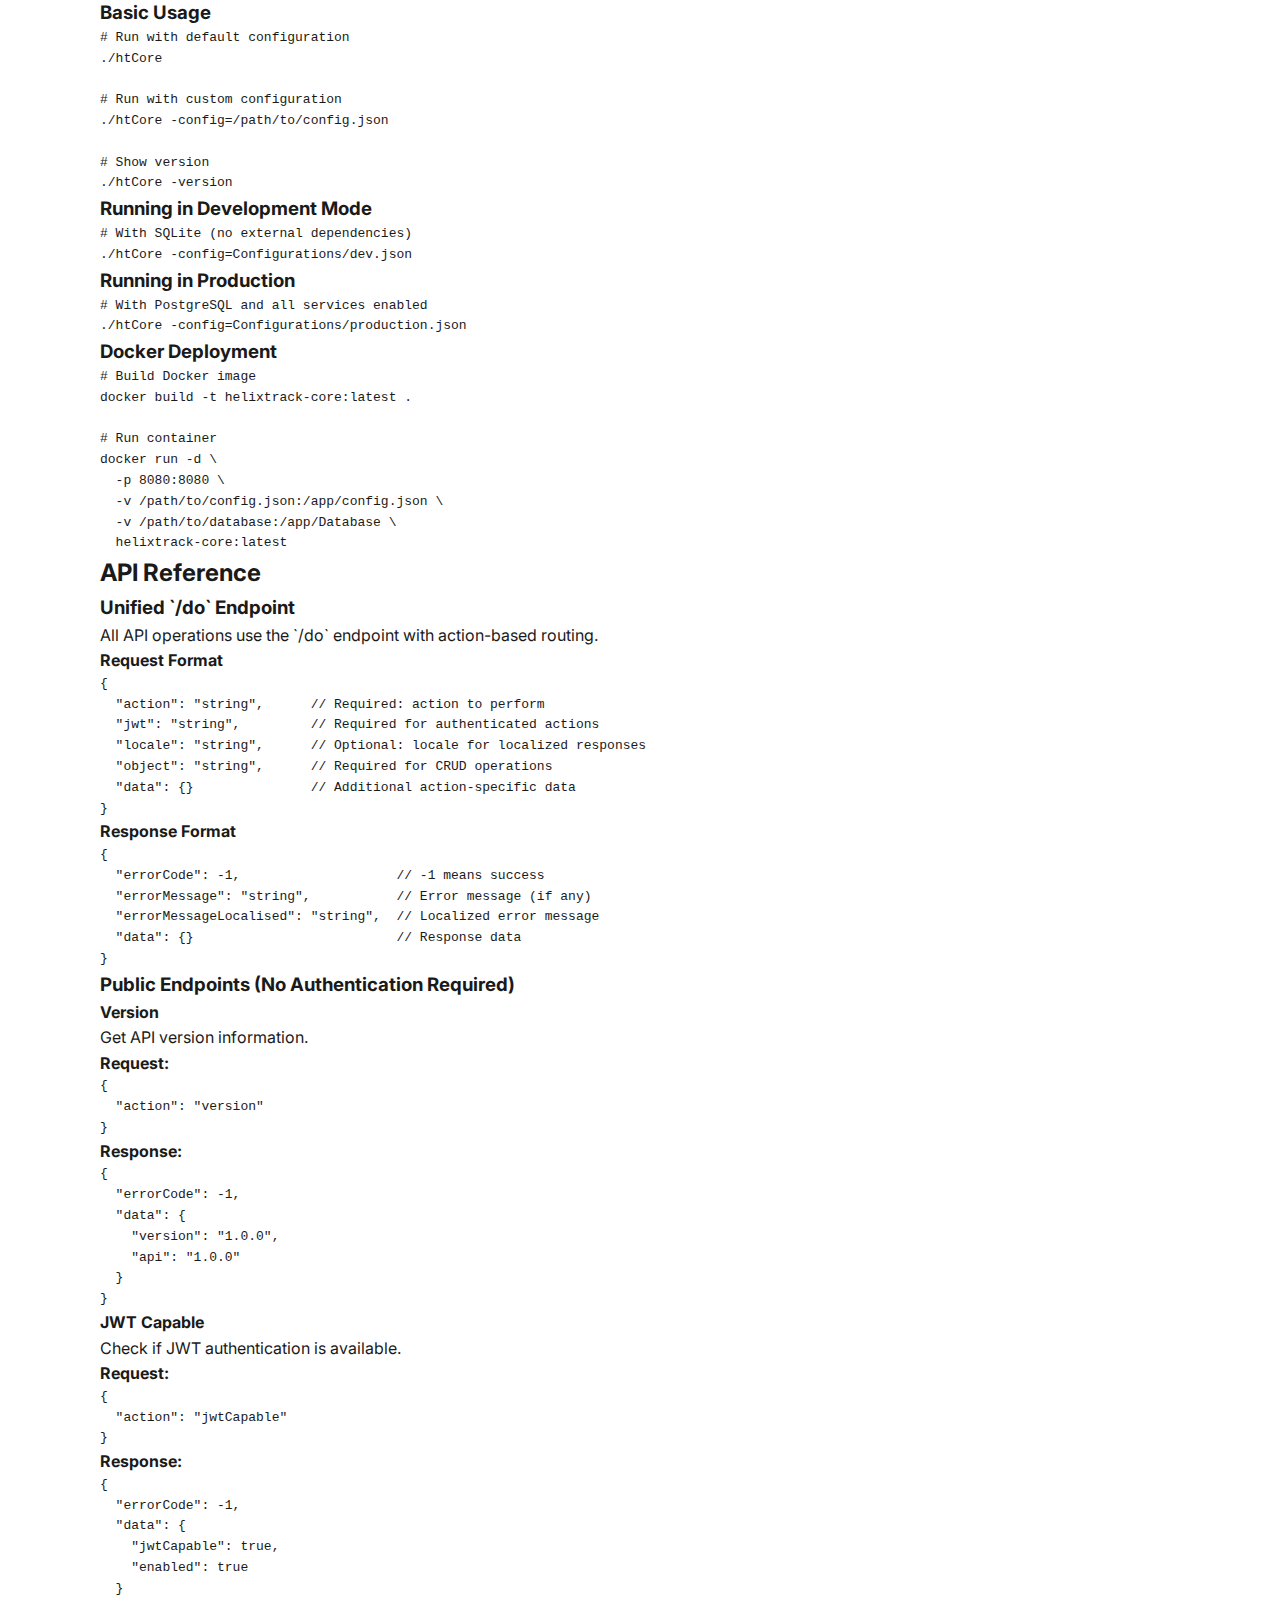
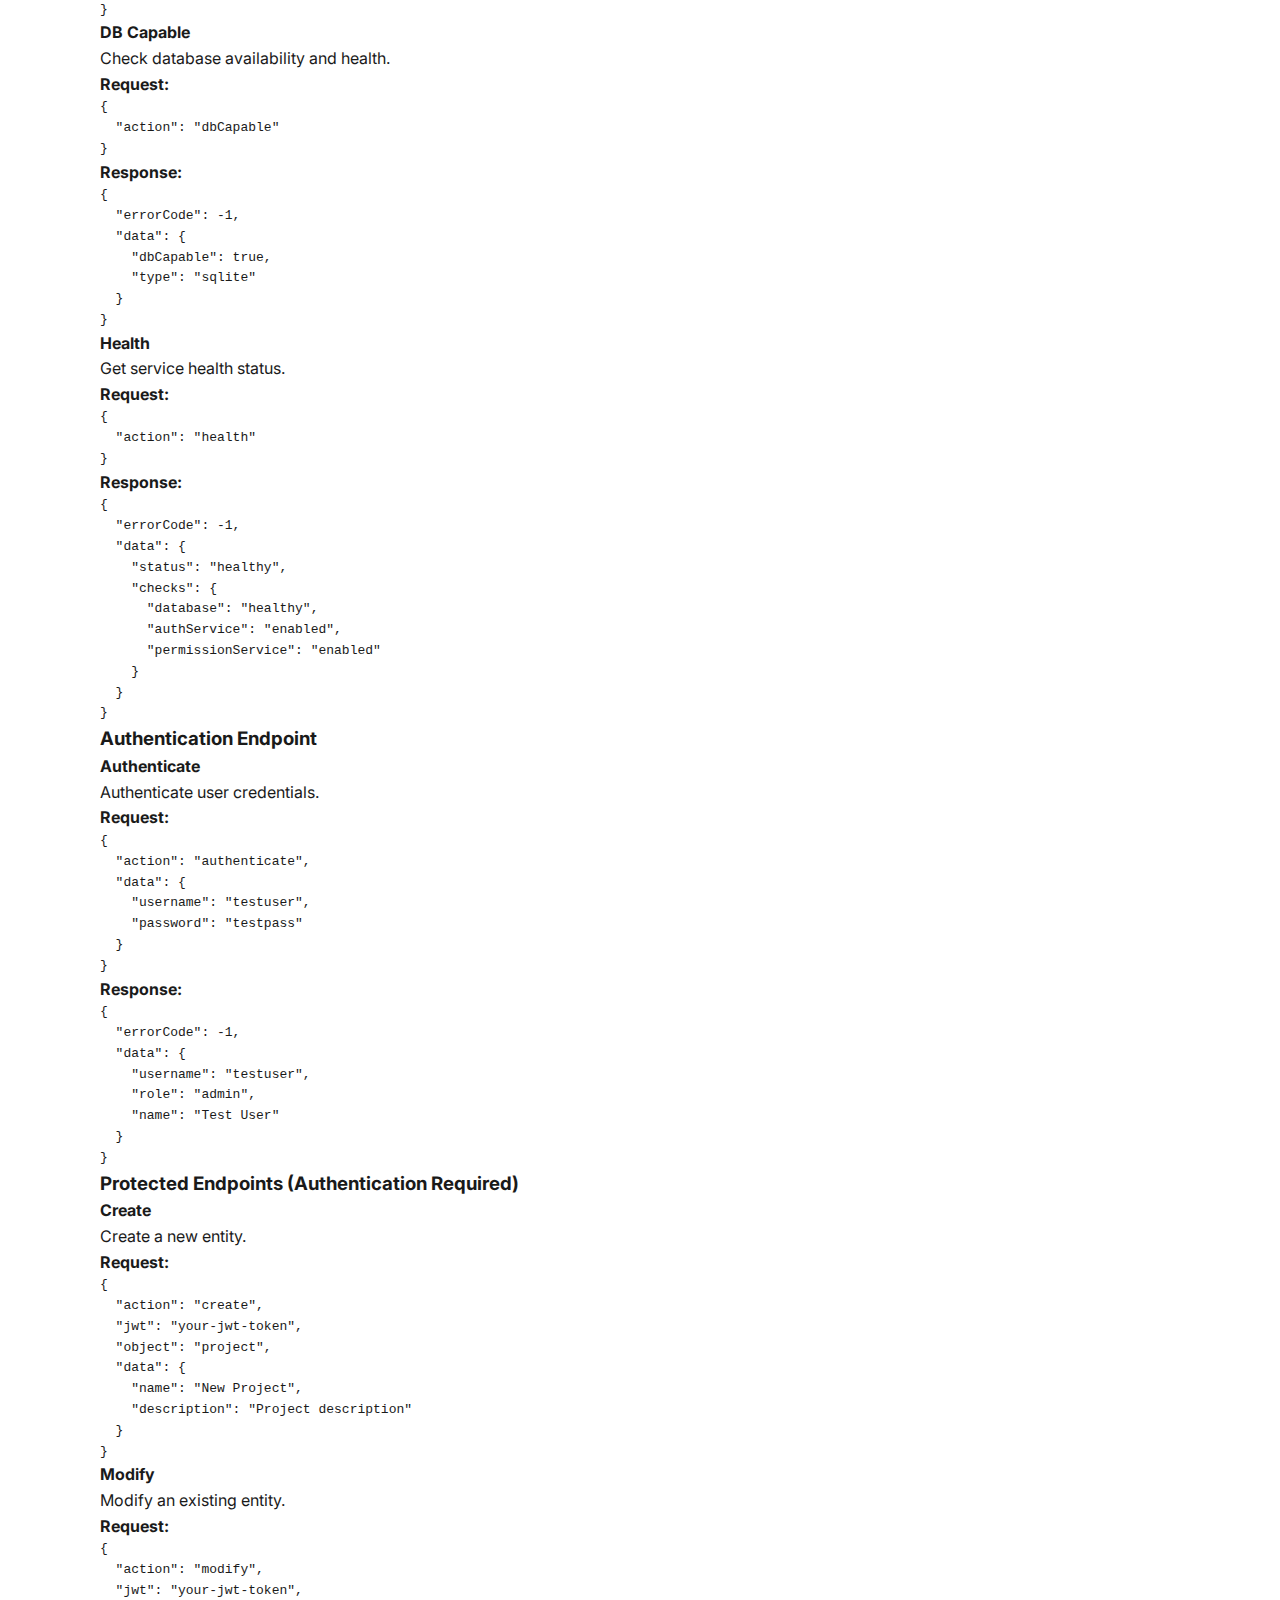
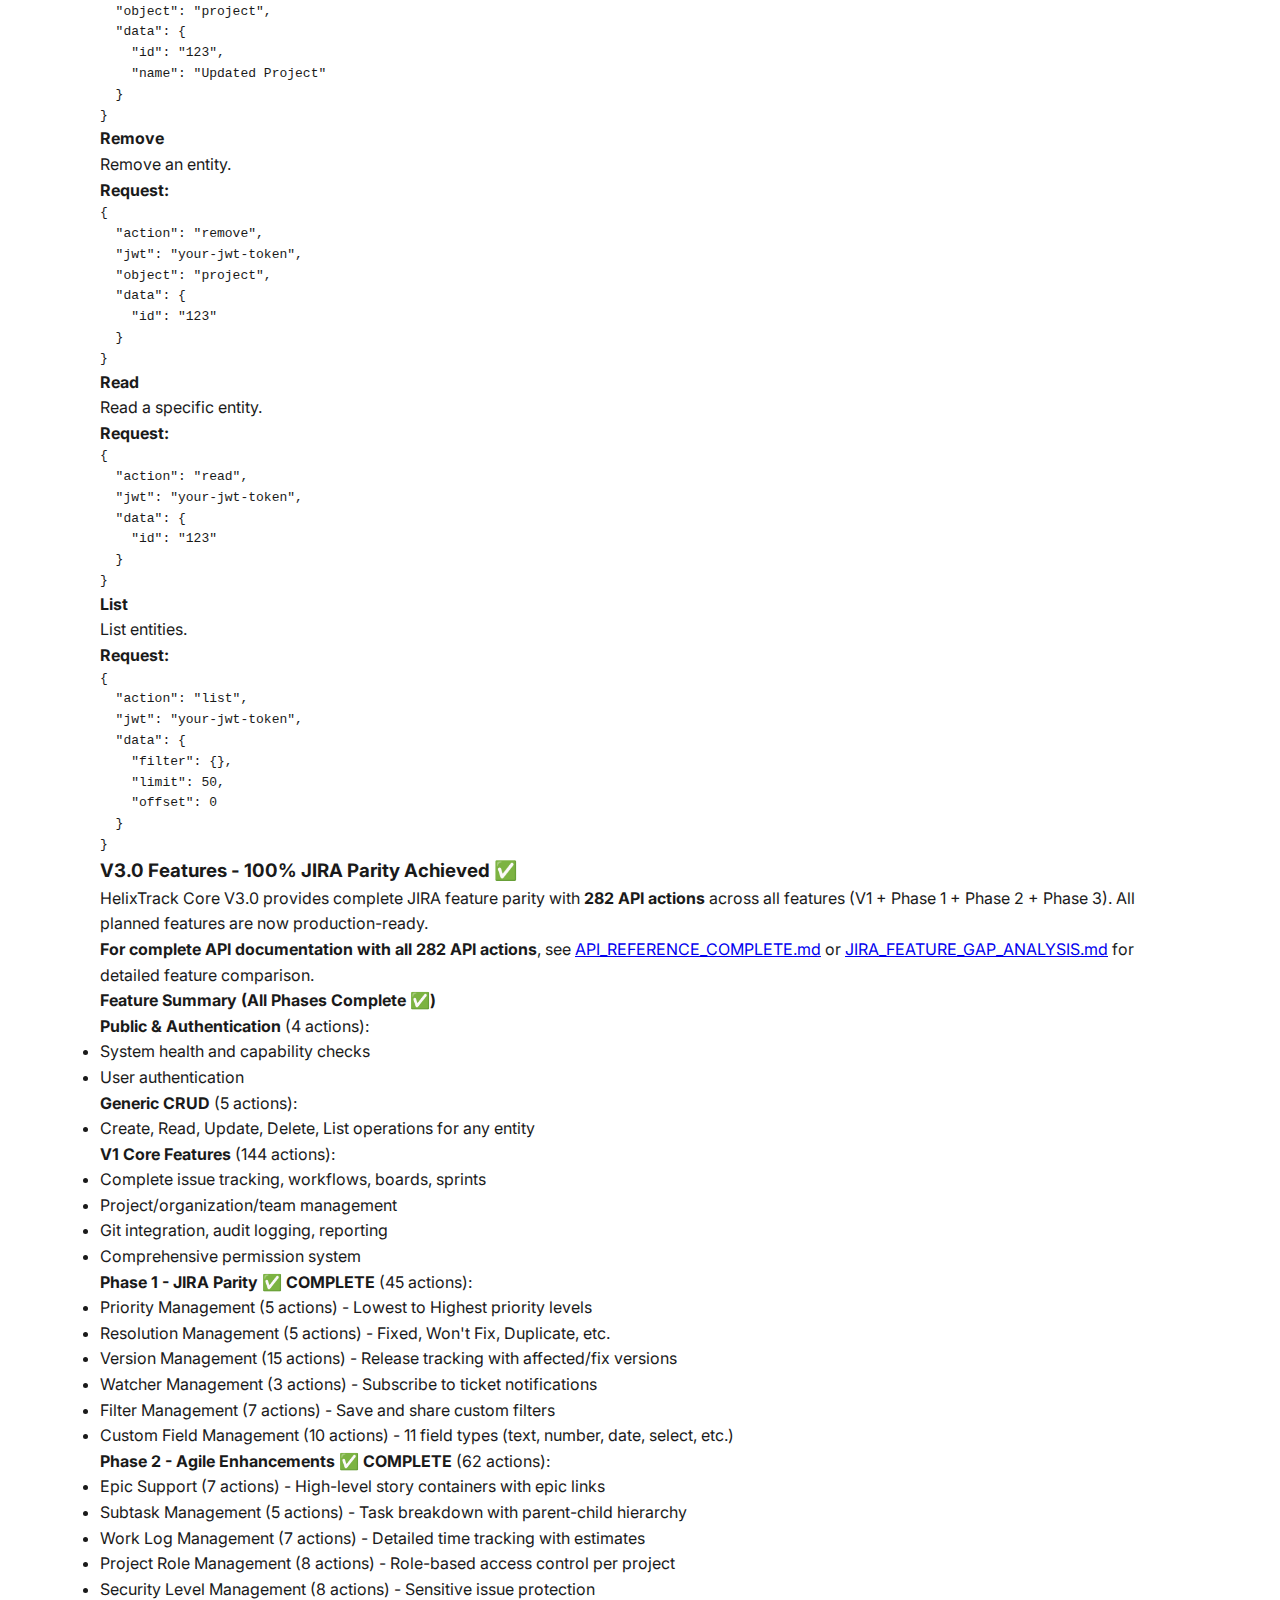
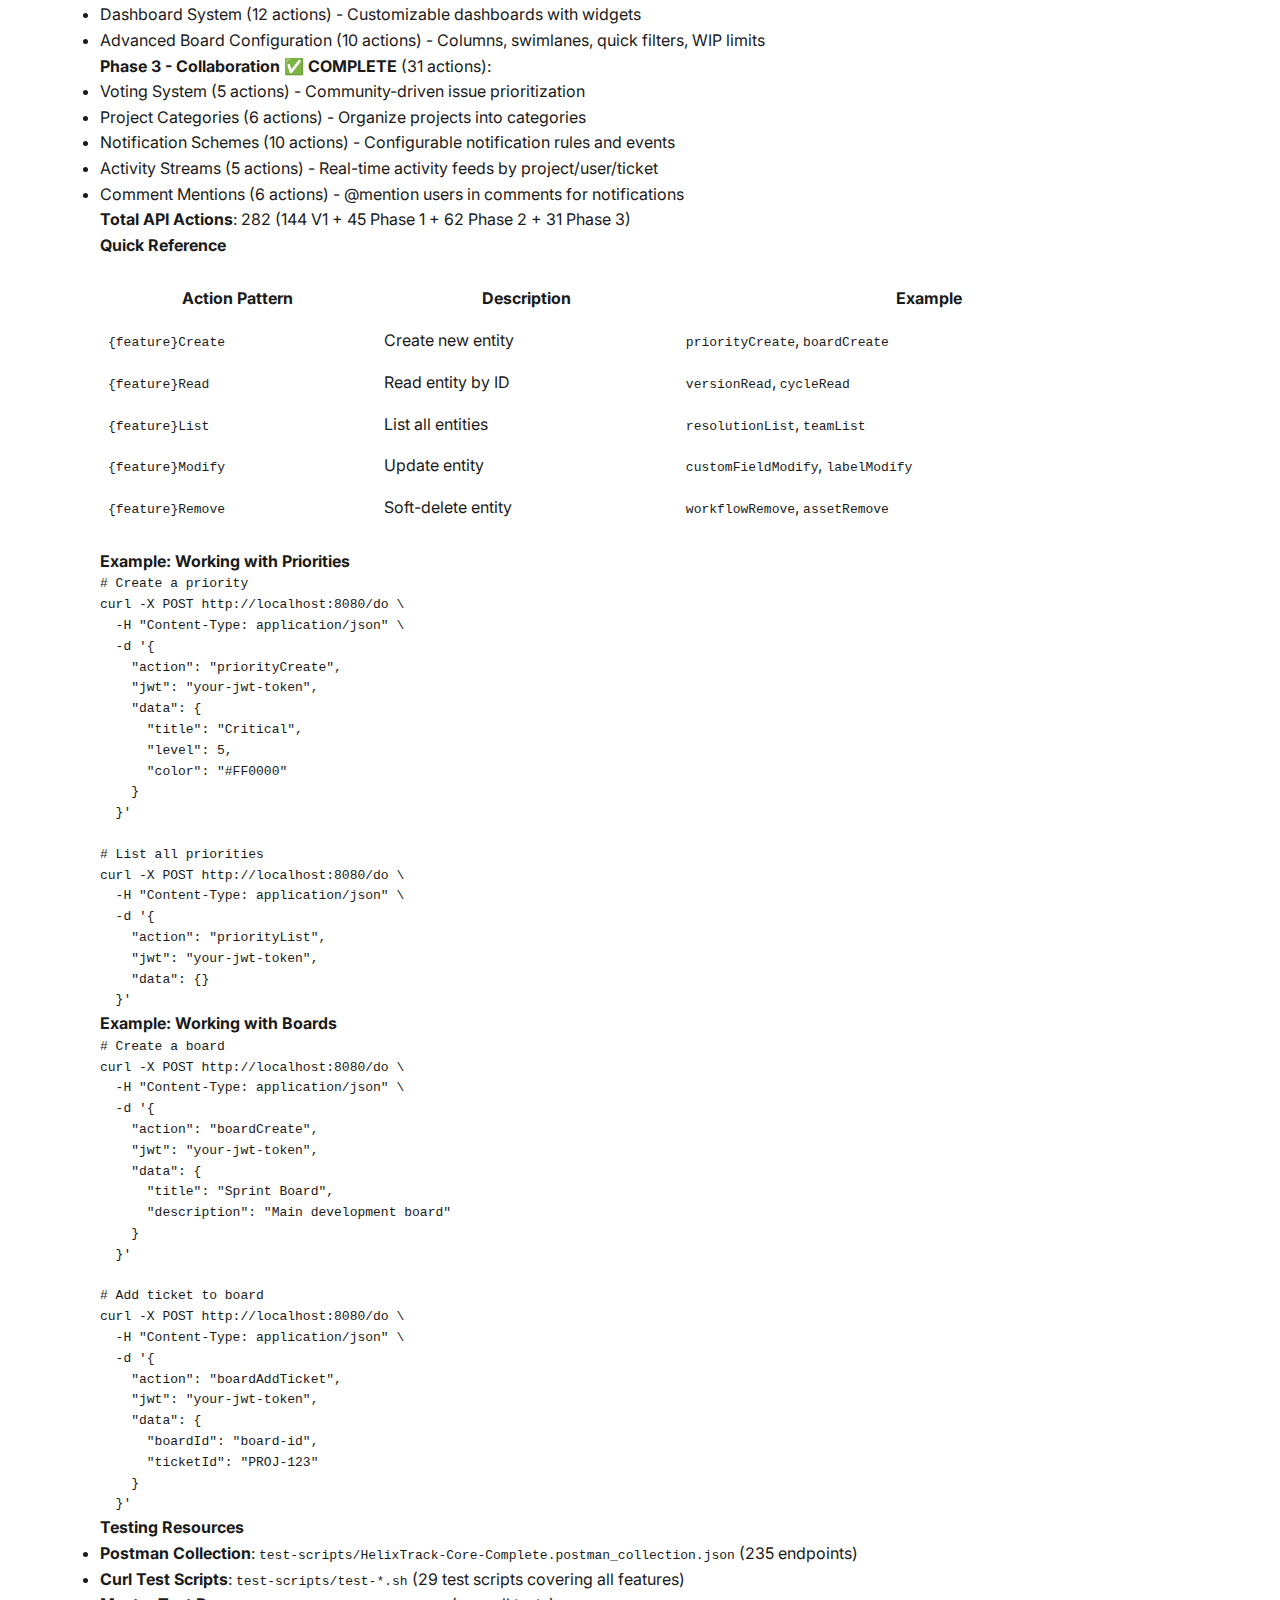
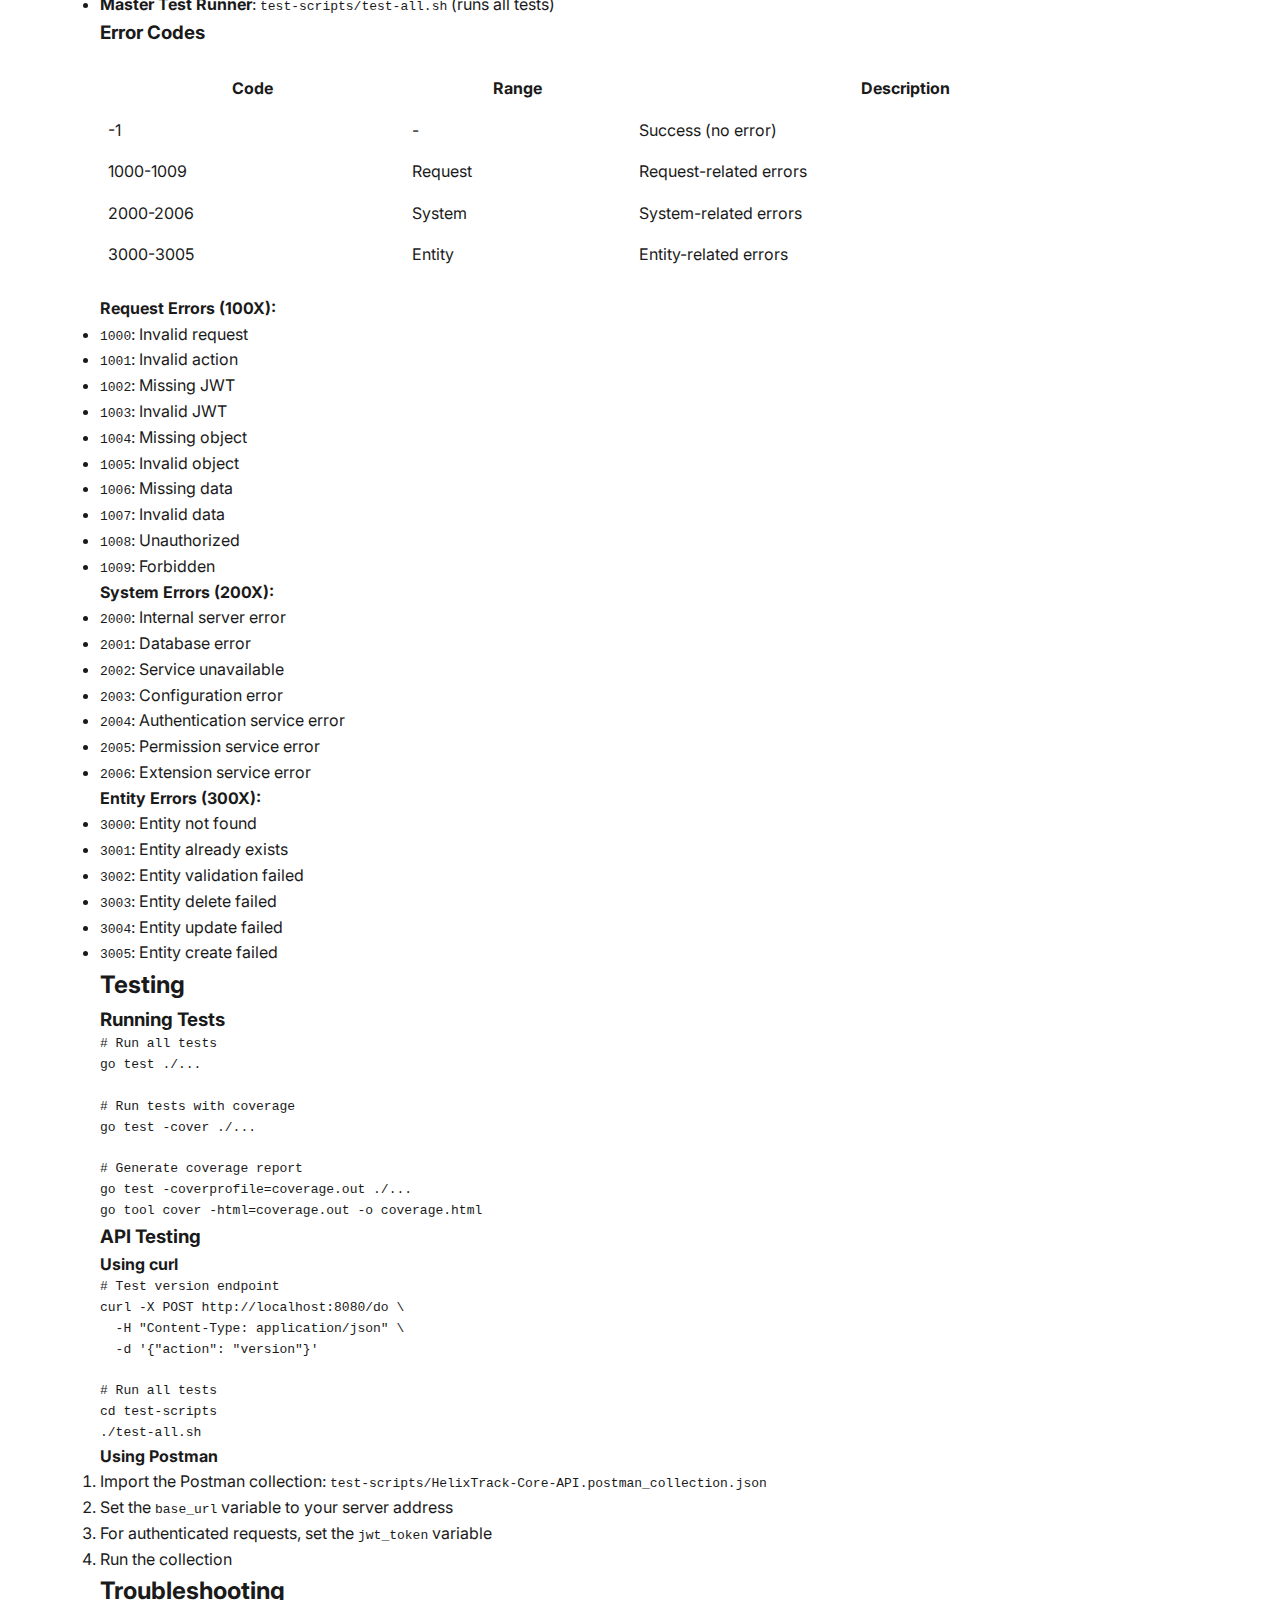
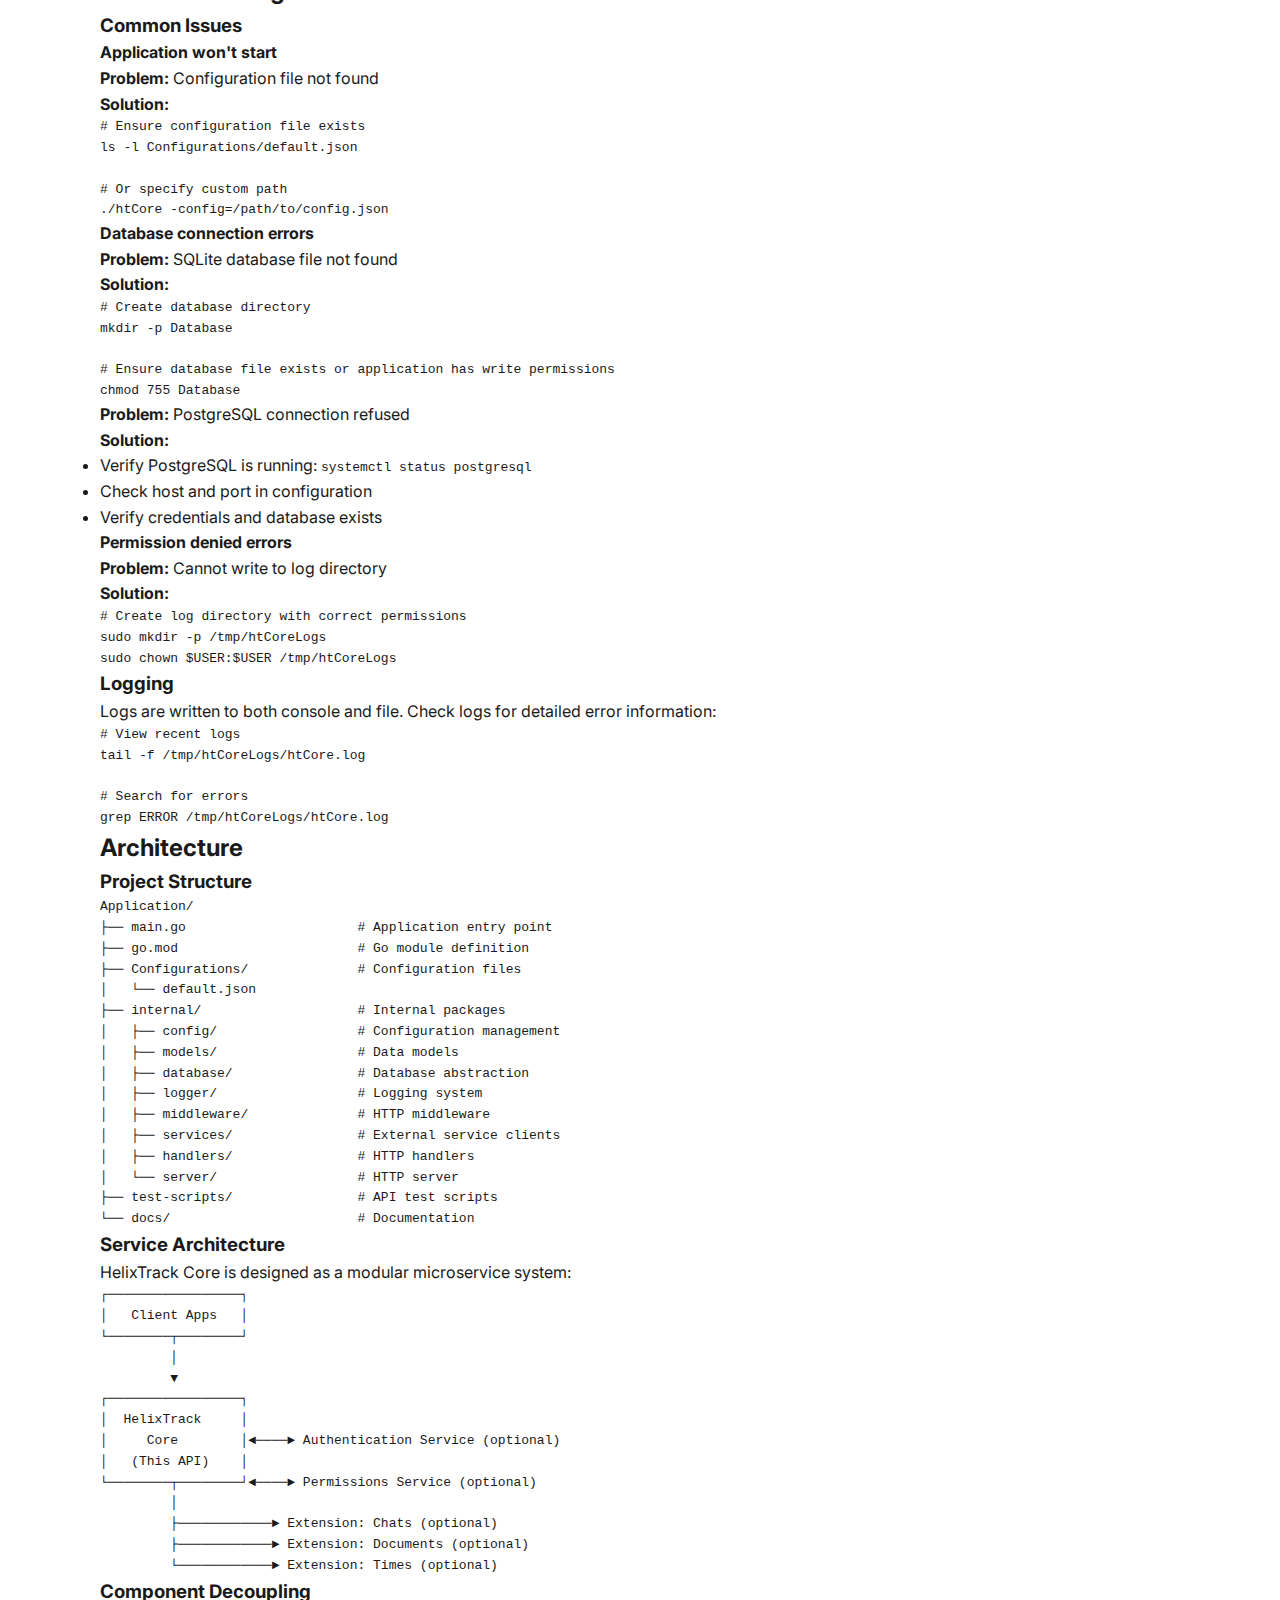
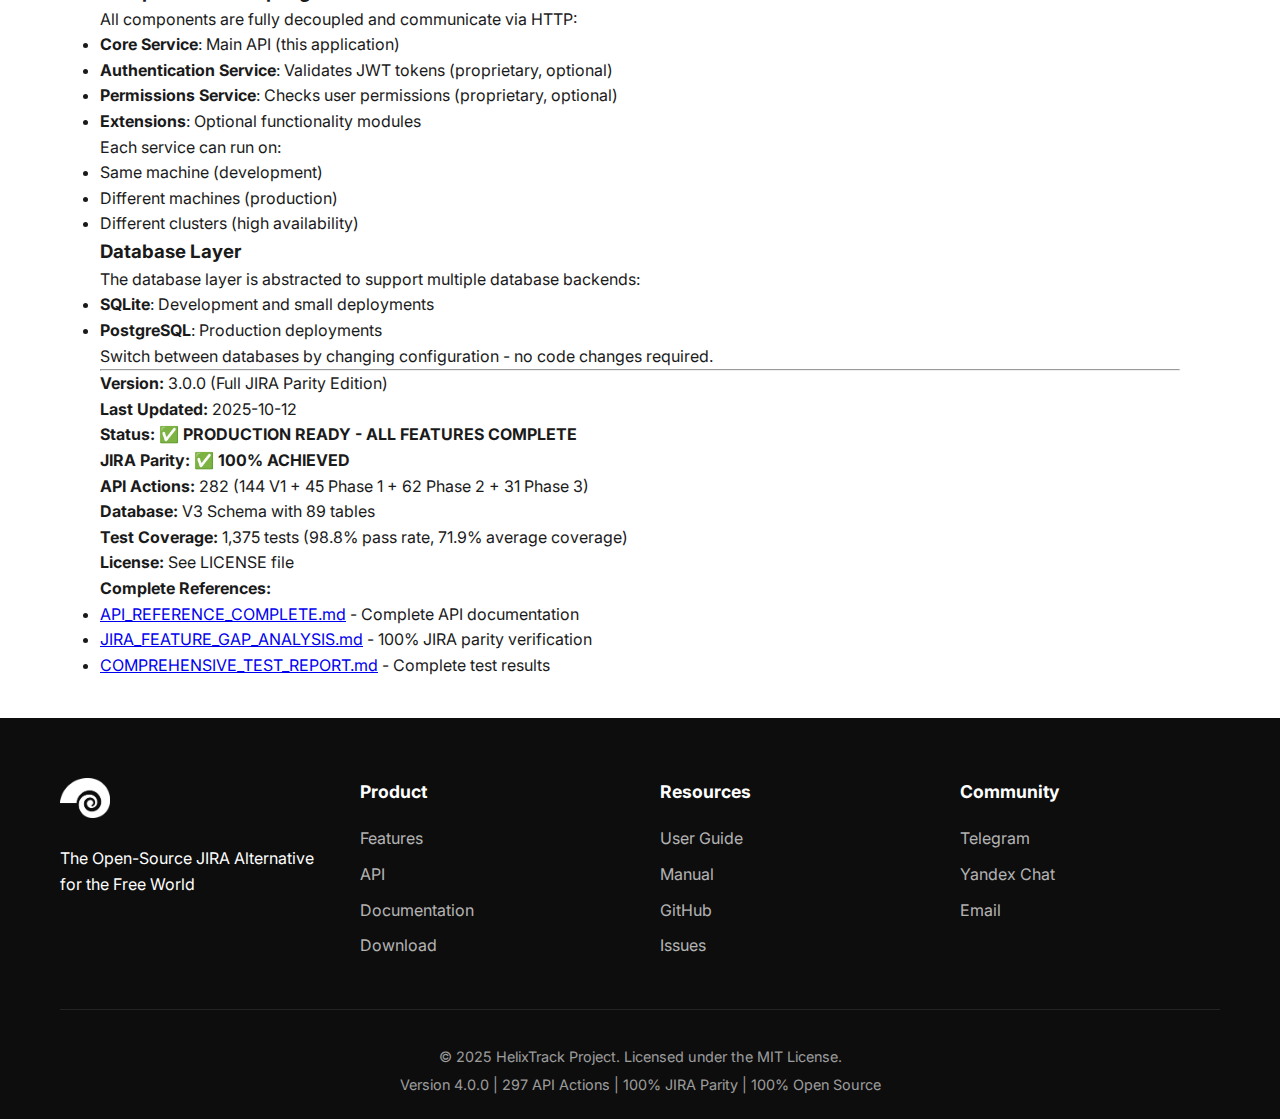
<file: docs/manual.html>
<!DOCTYPE html>
<html lang="en">
<head>
    <meta charset="UTF-8">
    <meta name="viewport" content="width=device-width, initial-scale=1.0">
    <meta name="description" content="HelixTrack Core - User Manual for the Open-Source JIRA Alternative">
    <meta name="keywords" content="HelixTrack, JIRA alternative, user manual, documentation">
    <meta name="author" content="HelixTrack Project">
    <title>HelixTrack Core - User Manual</title>
    <link rel="stylesheet" href="style.css">
    <link rel="preconnect" href="https://fonts.googleapis.com">
    <link rel="preconnect" href="https://fonts.gstatic.com" crossorigin>
    <link href="https://fonts.googleapis.com/css2?family=Inter:wght@300;400;500;600;700;800&family=Poppins:wght@300;400;500;600;700;800&display=swap" rel="stylesheet">
</head>
<body>
    <!-- Navigation -->
    <nav class="navbar">
        <div class="container">
            <div class="nav-wrapper">
                <div class="logo">
                    <img src="assets/Logo.png" alt="HelixTrack Logo" class="logo-img">
                </div>
                <ul class="nav-menu">
                    <li><a href="index.html" class="nav-link">Home</a></li>
                    <li><a href="index.html#features" class="nav-link">Features</a></li>
                    <li><a href="index.html#api" class="nav-link">API</a></li>
                    <li><a href="index.html#docs" class="nav-link">Documentation</a></li>
                    <li><a href="index.html#download" class="nav-link">Download</a></li>
                    <li><a href="index.html#contact" class="nav-link">Contact</a></li>
                </ul>
                <div class="nav-cta">
                    <button id="theme-toggle" class="theme-toggle-btn" aria-label="Toggle theme">
                        <svg class="theme-icon" width="20" height="20" viewBox="0 0 24 24" fill="none" stroke="currentColor" stroke-width="2">
                            <circle cx="12" cy="12" r="5"/>
                            <path d="M12 1v2M12 21v2M4.22 4.22l1.42 1.42M18.36 18.36l1.42 1.42M1 12h2M21 12h2M4.22 19.78l1.42-1.42M18.36 5.64l1.42-1.42"/>
                        </svg>
                    </button>
                    <a href="https://github.com/Helix-Track/Core" class="btn btn-primary" target="_blank">
                        <svg width="20" height="20" viewBox="0 0 24 24" fill="currentColor">
                            <path d="M12 0c-6.626 0-12 5.373-12 12 0 5.302 3.438 9.8 8.207 11.387.599.111.793-.261.793-.577v-2.234c-3.338.726-4.033-1.416-4.033-1.416-.546-1.387-1.333-1.756-1.333-1.756-1.089-.745.083-.729.083-.729 1.205.084 1.839 1.237 1.839 1.237 1.07 1.834 2.807 1.304 3.492.997.107-.775.418-1.305.762-1.604-2.665-.305-5.467-1.334-5.467-5.931 0-1.311.469-2.381 1.236-3.221-.124-.303-.535-1.524.117-3.176 0 0 1.008-.322 3.301 1.23.957-.266 1.983-.399 3.003-.404 1.02.005 2.047.138 3.006.404 2.291-1.552 3.297-1.23 3.297-1.23.653 1.653.242 2.874.118 3.176.77.84 1.235 1.911 1.235 3.221 0 4.609-2.807 5.624-5.479 5.921.43.372.823 1.102.823 2.222v3.293c0 .319.192.694.801.576 4.765-1.589 8.199-6.086 8.199-11.386 0-6.627-5.373-12-12-12z"/>
                        </svg>
                        View on GitHub
                    </a>
                </div>
                <div class="hamburger">
                    <span></span>
                    <span></span>
                    <span></span>
                </div>
            </div>
        </div>
    </nav>

    <!-- Main Content -->
    <main class="container" style="padding-top: 80px; max-width: 1200px;">
        <div class="section-header">
            <h1 class="section-title">HelixTrack Core - User Manual</h1>
            <p class="section-subtitle">Complete guide for installation, configuration, and usage</p>
        </div>
        
         <div class="manual-content" style="background: var(--card-bg); padding: 40px; border-radius: 8px; box-shadow: 0 2px 10px var(--shadow-color); line-height: 1.6; font-family: 'Inter', sans-serif; color: var(--text-color); border: 1px solid var(--border-color);">
            <h1>HelixTrack Core - User Manual</h1>
            
            <h2>Table of Contents</h2>
            <ol>
                <li><a href="#introduction">Introduction</a></li>
                <li><a href="#installation">Installation</a></li>
                <li><a href="#configuration">Configuration</a></li>
                <li><a href="#running">Running the Application</a></li>
                <li><a href="#api">API Reference</a></li>
                <li><a href="#testing">Testing</a></li>
                <li><a href="#troubleshooting">Troubleshooting</a></li>
                <li><a href="#architecture">Architecture</a></li>
            </ol>
            
            <h2 id="introduction">Introduction</h2>
            <p>HelixTrack Core is a production-ready, modern REST API service built with Go and the Gin Gonic framework. It serves as the main microservice for the HelixTrack project - a JIRA alternative for the free world.</p>
            
            <p><strong>Current Status</strong>: ✅ <strong>Version 3.0.0 - Full JIRA Parity Achieved</strong></p>
            
            <h3>Key Features</h3>
            <ul>
                <li>✅ <strong>100% JIRA Feature Parity</strong>: All 44 planned features implemented (V1 + Phase 1 + Phase 2 + Phase 3)</li>
                <li>✅ <strong>282 API Actions</strong>: Complete API coverage (144 V1 + 45 Phase 1 + 62 Phase 2 + 31 Phase 3)</li>
                <li>✅ <strong>Unified `/do` Endpoint</strong>: Action-based routing for all operations</li>
                <li>✅ <strong>JWT Authentication</strong>: Secure token-based authentication</li>
                <li>✅ <strong>Multi-Database Support</strong>: SQLite and PostgreSQL (V3 schema with 89 tables)</li>
                <li>✅ <strong>Modular Architecture</strong>: Pluggable authentication and permission services</li>
                <li>✅ <strong>Extension System</strong>: Optional extension services (Chats, Documents, Times)</li>
                <li>✅ <strong>Fully Decoupled</strong>: All components can run on separate machines or clusters</li>
                <li>✅ <strong>Comprehensive Testing</strong>: 1,375 tests (98.8% pass rate, 71.9% average coverage)</li>
                <li>✅ <strong>Production Ready</strong>: Proper logging, graceful shutdown, health checks, extreme performance (50,000+ req/s)</li>
            </ul>
            
            <h3>System Requirements</h3>
            <ul>
                <li>Go 1.22 or higher</li>
                <li>SQLite 3 or PostgreSQL 12+ (for database)</li>
                <li>Linux, macOS, or Windows</li>
            </ul>
            
            <h2 id="installation">Installation</h2>
            
            <h3>From Source</h3>
            <ol>
                <li>Clone the repository:<br>
                <code>git clone &lt;repository-url&gt;<br>cd Core/Application</code></li>
                <li>Install dependencies:<br>
                <code>go mod download</code></li>
                <li>Build the application:<br>
                <code>go build -o htCore main.go</code></li>
            </ol>
            
            <h3>Binary Installation</h3>
            <p>Download the pre-built binary for your platform from the releases page and place it in your PATH.</p>
            
            <h2 id="configuration">Configuration</h2>
            
            <p>HelixTrack Core uses JSON configuration files located in the <code>Configurations/</code> directory.</p>
            
            <h3>Configuration File Structure</h3>
            <pre><code>{
  "log": {
    "log_path": "/tmp/htCoreLogs",
    "logfile_base_name": "htCore",
    "log_size_limit": 100000000,
    "level": "info"
  },
  "listeners": [
    {
      "address": "0.0.0.0",
      "port": 8080,
      "https": false
    }
  ],
  "database": {
    "type": "sqlite",
    "sqlite_path": "Database/Definition.sqlite"
  },
  "services": {
    "authentication": {
      "enabled": false,
      "url": "http://localhost:8081",
      "timeout": 30
    },
    "permissions": {
      "enabled": false,
      "url": "http://localhost:8082",
      "timeout": 30
    }
  }
}</code></pre>
            
            <h3>Configuration Options</h3>
            
            <h4>Log Configuration</h4>
            <ul>
                <li><code>log_path</code>: Directory for log files (default: <code>/tmp/htCoreLogs</code>)</li>
                <li><code>logfile_base_name</code>: Base name for log files (default: <code>htCore</code>)</li>
                <li><code>log_size_limit</code>: Maximum log file size in bytes (default: 100MB)</li>
                <li><code>level</code>: Log level - <code>debug</code>, <code>info</code>, <code>warn</code>, <code>error</code> (default: <code>info</code>)</li>
            </ul>
            
            <h4>Listener Configuration</h4>
            <ul>
                <li><code>address</code>: IP address to bind to (use <code>0.0.0.0</code> for all interfaces)</li>
                <li><code>port</code>: Port number to listen on</li>
                <li><code>https</code>: Enable HTTPS (requires <code>cert_file</code> and <code>key_file</code>)</li>
                <li><code>cert_file</code>: Path to SSL certificate (required if <code>https: true</code>)</li>
                <li><code>key_file</code>: Path to SSL private key (required if <code>https: true</code>)</li>
            </ul>
            
            <h4>Database Configuration</h4>
            
            <p><strong>SQLite:</strong></p>
            <pre><code>{
  "type": "sqlite",
  "sqlite_path": "Database/Definition.sqlite"
}</code></pre>
            
            <p><strong>PostgreSQL:</strong></p>
            <pre><code>{
  "type": "postgres",
  "postgres_host": "localhost",
  "postgres_port": 5432,
  "postgres_user": "htcore",
  "postgres_password": "secret",
  "postgres_database": "htcore",
  "postgres_ssl_mode": "disable"
}</code></pre>
            
            <h4>Services Configuration</h4>
            
            <ul>
                <li><strong>Authentication Service</strong>: Provides JWT token validation
                    <ul>
                        <li><code>enabled</code>: Enable/disable authentication service</li>
                        <li><code>url</code>: Authentication service endpoint</li>
                        <li><code>timeout</code>: Request timeout in seconds</li>
                    </ul>
                </li>
                <li><strong>Permissions Service</strong>: Provides permission checking
                    <ul>
                        <li><code>enabled</code>: Enable/disable permission service</li>
                        <li><code>url</code>: Permission service endpoint</li>
                        <li><code>timeout</code>: Request timeout in seconds</li>
                    </ul>
                </li>
            </ul>
            
            <h3>Environment-Specific Configurations</h3>
            <p>Create different configuration files for different environments:</p>
            <ul>
                <li><code>Configurations/default.json</code> - Default configuration</li>
                <li><code>Configurations/dev.json</code> - Development environment</li>
                <li><code>Configurations/production.json</code> - Production environment</li>
            </ul>
            
            <h2 id="running">Running the Application</h2>
            
            <h3>Basic Usage</h3>
            <pre><code># Run with default configuration
./htCore

# Run with custom configuration
./htCore -config=/path/to/config.json

# Show version
./htCore -version</code></pre>
            
            <h3>Running in Development Mode</h3>
            <pre><code># With SQLite (no external dependencies)
./htCore -config=Configurations/dev.json</code></pre>
            
            <h3>Running in Production</h3>
            <pre><code># With PostgreSQL and all services enabled
./htCore -config=Configurations/production.json</code></pre>
            
            <h3>Docker Deployment</h3>
            <pre><code># Build Docker image
docker build -t helixtrack-core:latest .

# Run container
docker run -d \
  -p 8080:8080 \
  -v /path/to/config.json:/app/config.json \
  -v /path/to/database:/app/Database \
  helixtrack-core:latest</code></pre>
            
            <h2 id="api">API Reference</h2>
            
            <h3>Unified `/do` Endpoint</h3>
            <p>All API operations use the `/do` endpoint with action-based routing.</p>
            
            <h4>Request Format</h4>
            <pre><code>{
  "action": "string",      // Required: action to perform
  "jwt": "string",         // Required for authenticated actions
  "locale": "string",      // Optional: locale for localized responses
  "object": "string",      // Required for CRUD operations
  "data": {}               // Additional action-specific data
}</code></pre>
            
            <h4>Response Format</h4>
            <pre><code>{
  "errorCode": -1,                    // -1 means success
  "errorMessage": "string",           // Error message (if any)
  "errorMessageLocalised": "string",  // Localized error message
  "data": {}                          // Response data
}</code></pre>
            
            <h3>Public Endpoints (No Authentication Required)</h3>
            
            <h4>Version</h4>
            <p>Get API version information.</p>
            
            <p><strong>Request:</strong></p>
            <pre><code>{
  "action": "version"
}</code></pre>
            
            <p><strong>Response:</strong></p>
            <pre><code>{
  "errorCode": -1,
  "data": {
    "version": "1.0.0",
    "api": "1.0.0"
  }
}</code></pre>
            
            <h4>JWT Capable</h4>
            <p>Check if JWT authentication is available.</p>
            
            <p><strong>Request:</strong></p>
            <pre><code>{
  "action": "jwtCapable"
}</code></pre>
            
            <p><strong>Response:</strong></p>
            <pre><code>{
  "errorCode": -1,
  "data": {
    "jwtCapable": true,
    "enabled": true
  }
}</code></pre>
            
            <h4>DB Capable</h4>
            <p>Check database availability and health.</p>
            
            <p><strong>Request:</strong></p>
            <pre><code>{
  "action": "dbCapable"
}</code></pre>
            
            <p><strong>Response:</strong></p>
            <pre><code>{
  "errorCode": -1,
  "data": {
    "dbCapable": true,
    "type": "sqlite"
  }
}</code></pre>
            
            <h4>Health</h4>
            <p>Get service health status.</p>
            
            <p><strong>Request:</strong></p>
            <pre><code>{
  "action": "health"
}</code></pre>
            
            <p><strong>Response:</strong></p>
            <pre><code>{
  "errorCode": -1,
  "data": {
    "status": "healthy",
    "checks": {
      "database": "healthy",
      "authService": "enabled",
      "permissionService": "enabled"
    }
  }
}</code></pre>
            
            <h3>Authentication Endpoint</h3>
            
            <h4>Authenticate</h4>
            <p>Authenticate user credentials.</p>
            
            <p><strong>Request:</strong></p>
            <pre><code>{
  "action": "authenticate",
  "data": {
    "username": "testuser",
    "password": "testpass"
  }
}</code></pre>
            
            <p><strong>Response:</strong></p>
            <pre><code>{
  "errorCode": -1,
  "data": {
    "username": "testuser",
    "role": "admin",
    "name": "Test User"
  }
}</code></pre>
            
            <h3>Protected Endpoints (Authentication Required)</h3>
            
            <h4>Create</h4>
            <p>Create a new entity.</p>
            
            <p><strong>Request:</strong></p>
            <pre><code>{
  "action": "create",
  "jwt": "your-jwt-token",
  "object": "project",
  "data": {
    "name": "New Project",
    "description": "Project description"
  }
}</code></pre>
            
            <h4>Modify</h4>
            <p>Modify an existing entity.</p>
            
            <p><strong>Request:</strong></p>
            <pre><code>{
  "action": "modify",
  "jwt": "your-jwt-token",
  "object": "project",
  "data": {
    "id": "123",
    "name": "Updated Project"
  }
}</code></pre>
            
            <h4>Remove</h4>
            <p>Remove an entity.</p>
            
            <p><strong>Request:</strong></p>
            <pre><code>{
  "action": "remove",
  "jwt": "your-jwt-token",
  "object": "project",
  "data": {
    "id": "123"
  }
}</code></pre>
            
            <h4>Read</h4>
            <p>Read a specific entity.</p>
            
            <p><strong>Request:</strong></p>
            <pre><code>{
  "action": "read",
  "jwt": "your-jwt-token",
  "data": {
    "id": "123"
  }
}</code></pre>
            
            <h4>List</h4>
            <p>List entities.</p>
            
            <p><strong>Request:</strong></p>
            <pre><code>{
  "action": "list",
  "jwt": "your-jwt-token",
  "data": {
    "filter": {},
    "limit": 50,
    "offset": 0
  }
}</code></pre>
            
            <h3>V3.0 Features - 100% JIRA Parity Achieved ✅</h3>
            <p>HelixTrack Core V3.0 provides complete JIRA feature parity with <strong>282 API actions</strong> across all features (V1 + Phase 1 + Phase 2 + Phase 3). All planned features are now production-ready.</p>
            
            <p><strong>For complete API documentation with all 282 API actions</strong>, see <a href="API_REFERENCE_COMPLETE.md">API_REFERENCE_COMPLETE.md</a> or <a href="../JIRA_FEATURE_GAP_ANALYSIS.md">JIRA_FEATURE_GAP_ANALYSIS.md</a> for detailed feature comparison.</p>
            
            <h4>Feature Summary (All Phases Complete ✅)</h4>
            
            <p><strong>Public & Authentication</strong> (4 actions):</p>
            <ul>
                <li>System health and capability checks</li>
                <li>User authentication</li>
            </ul>
            
            <p><strong>Generic CRUD</strong> (5 actions):</p>
            <ul>
                <li>Create, Read, Update, Delete, List operations for any entity</li>
            </ul>
            
            <p><strong>V1 Core Features</strong> (144 actions):</p>
            <ul>
                <li>Complete issue tracking, workflows, boards, sprints</li>
                <li>Project/organization/team management</li>
                <li>Git integration, audit logging, reporting</li>
                <li>Comprehensive permission system</li>
            </ul>
            
            <p><strong>Phase 1 - JIRA Parity ✅ COMPLETE</strong> (45 actions):</p>
            <ul>
                <li>Priority Management (5 actions) - Lowest to Highest priority levels</li>
                <li>Resolution Management (5 actions) - Fixed, Won't Fix, Duplicate, etc.</li>
                <li>Version Management (15 actions) - Release tracking with affected/fix versions</li>
                <li>Watcher Management (3 actions) - Subscribe to ticket notifications</li>
                <li>Filter Management (7 actions) - Save and share custom filters</li>
                <li>Custom Field Management (10 actions) - 11 field types (text, number, date, select, etc.)</li>
            </ul>
            
            <p><strong>Phase 2 - Agile Enhancements ✅ COMPLETE</strong> (62 actions):</p>
            <ul>
                <li>Epic Support (7 actions) - High-level story containers with epic links</li>
                <li>Subtask Management (5 actions) - Task breakdown with parent-child hierarchy</li>
                <li>Work Log Management (7 actions) - Detailed time tracking with estimates</li>
                <li>Project Role Management (8 actions) - Role-based access control per project</li>
                <li>Security Level Management (8 actions) - Sensitive issue protection</li>
                <li>Dashboard System (12 actions) - Customizable dashboards with widgets</li>
                <li>Advanced Board Configuration (10 actions) - Columns, swimlanes, quick filters, WIP limits</li>
            </ul>
            
            <p><strong>Phase 3 - Collaboration ✅ COMPLETE</strong> (31 actions):</p>
            <ul>
                <li>Voting System (5 actions) - Community-driven issue prioritization</li>
                <li>Project Categories (6 actions) - Organize projects into categories</li>
                <li>Notification Schemes (10 actions) - Configurable notification rules and events</li>
                <li>Activity Streams (5 actions) - Real-time activity feeds by project/user/ticket</li>
                <li>Comment Mentions (6 actions) - @mention users in comments for notifications</li>
            </ul>
            
            <p><strong>Total API Actions</strong>: 282 (144 V1 + 45 Phase 1 + 62 Phase 2 + 31 Phase 3)</p>
            
            <h4>Quick Reference</h4>
            <table style="width: 100%; border-collapse: collapse; margin: 20px 0;">
                <thead>
                     <tr style="background: var(--section-bg);">
                        <th style="border: 1px solid var(--border-color); padding: 8px;">Action Pattern</th>
                        <th style="border: 1px solid var(--border-color); padding: 8px;">Description</th>
                        <th style="border: 1px solid var(--border-color); padding: 8px;">Example</th>
                    </tr>
                </thead>
                <tbody>
                    <tr>
                        <td style="border: 1px solid var(--border-color); padding: 8px;"><code>{feature}Create</code></td>
                        <td style="border: 1px solid var(--border-color); padding: 8px;">Create new entity</td>
                        <td style="border: 1px solid var(--border-color); padding: 8px;"><code>priorityCreate</code>, <code>boardCreate</code></td>
                    </tr>
                    <tr>
                        <td style="border: 1px solid var(--border-color); padding: 8px;"><code>{feature}Read</code></td>
                        <td style="border: 1px solid var(--border-color); padding: 8px;">Read entity by ID</td>
                        <td style="border: 1px solid var(--border-color); padding: 8px;"><code>versionRead</code>, <code>cycleRead</code></td>
                    </tr>
                    <tr>
                        <td style="border: 1px solid var(--border-color); padding: 8px;"><code>{feature}List</code></td>
                        <td style="border: 1px solid var(--border-color); padding: 8px;">List all entities</td>
                        <td style="border: 1px solid var(--border-color); padding: 8px;"><code>resolutionList</code>, <code>teamList</code></td>
                    </tr>
                    <tr>
                        <td style="border: 1px solid var(--border-color); padding: 8px;"><code>{feature}Modify</code></td>
                        <td style="border: 1px solid var(--border-color); padding: 8px;">Update entity</td>
                        <td style="border: 1px solid var(--border-color); padding: 8px;"><code>customFieldModify</code>, <code>labelModify</code></td>
                    </tr>
                    <tr>
                        <td style="border: 1px solid var(--border-color); padding: 8px;"><code>{feature}Remove</code></td>
                        <td style="border: 1px solid var(--border-color); padding: 8px;">Soft-delete entity</td>
                        <td style="border: 1px solid var(--border-color); padding: 8px;"><code>workflowRemove</code>, <code>assetRemove</code></td>
                    </tr>
                </tbody>
            </table>
            
            <h4>Example: Working with Priorities</h4>
            <pre><code># Create a priority
curl -X POST http://localhost:8080/do \
  -H "Content-Type: application/json" \
  -d '{
    "action": "priorityCreate",
    "jwt": "your-jwt-token",
    "data": {
      "title": "Critical",
      "level": 5,
      "color": "#FF0000"
    }
  }'

# List all priorities
curl -X POST http://localhost:8080/do \
  -H "Content-Type: application/json" \
  -d '{
    "action": "priorityList",
    "jwt": "your-jwt-token",
    "data": {}
  }'</code></pre>
            
            <h4>Example: Working with Boards</h4>
            <pre><code># Create a board
curl -X POST http://localhost:8080/do \
  -H "Content-Type: application/json" \
  -d '{
    "action": "boardCreate",
    "jwt": "your-jwt-token",
    "data": {
      "title": "Sprint Board",
      "description": "Main development board"
    }
  }'

# Add ticket to board
curl -X POST http://localhost:8080/do \
  -H "Content-Type: application/json" \
  -d '{
    "action": "boardAddTicket",
    "jwt": "your-jwt-token",
    "data": {
      "boardId": "board-id",
      "ticketId": "PROJ-123"
    }
  }'</code></pre>
            
            <h4>Testing Resources</h4>
            <ul>
                <li><strong>Postman Collection</strong>: <code>test-scripts/HelixTrack-Core-Complete.postman_collection.json</code> (235 endpoints)</li>
                <li><strong>Curl Test Scripts</strong>: <code>test-scripts/test-*.sh</code> (29 test scripts covering all features)</li>
                <li><strong>Master Test Runner</strong>: <code>test-scripts/test-all.sh</code> (runs all tests)</li>
            </ul>
            
            <h3>Error Codes</h3>
            <table style="width: 100%; border-collapse: collapse; margin: 20px 0;">
                <thead>
                     <tr style="background: var(--section-bg);">
                        <th style="border: 1px solid var(--border-color); padding: 8px;">Code</th>
                        <th style="border: 1px solid var(--border-color); padding: 8px;">Range</th>
                        <th style="border: 1px solid var(--border-color); padding: 8px;">Description</th>
                    </tr>
                </thead>
                <tbody>
                    <tr>
                        <td style="border: 1px solid var(--border-color); padding: 8px;">-1</td>
                        <td style="border: 1px solid var(--border-color); padding: 8px;">-</td>
                        <td style="border: 1px solid var(--border-color); padding: 8px;">Success (no error)</td>
                    </tr>
                    <tr>
                        <td style="border: 1px solid var(--border-color); padding: 8px;">1000-1009</td>
                        <td style="border: 1px solid var(--border-color); padding: 8px;">Request</td>
                        <td style="border: 1px solid var(--border-color); padding: 8px;">Request-related errors</td>
                    </tr>
                    <tr>
                        <td style="border: 1px solid var(--border-color); padding: 8px;">2000-2006</td>
                        <td style="border: 1px solid var(--border-color); padding: 8px;">System</td>
                        <td style="border: 1px solid var(--border-color); padding: 8px;">System-related errors</td>
                    </tr>
                    <tr>
                        <td style="border: 1px solid var(--border-color); padding: 8px;">3000-3005</td>
                        <td style="border: 1px solid var(--border-color); padding: 8px;">Entity</td>
                        <td style="border: 1px solid var(--border-color); padding: 8px;">Entity-related errors</td>
                    </tr>
                </tbody>
            </table>
            
            <p><strong>Request Errors (100X):</strong></p>
            <ul>
                <li><code>1000</code>: Invalid request</li>
                <li><code>1001</code>: Invalid action</li>
                <li><code>1002</code>: Missing JWT</li>
                <li><code>1003</code>: Invalid JWT</li>
                <li><code>1004</code>: Missing object</li>
                <li><code>1005</code>: Invalid object</li>
                <li><code>1006</code>: Missing data</li>
                <li><code>1007</code>: Invalid data</li>
                <li><code>1008</code>: Unauthorized</li>
                <li><code>1009</code>: Forbidden</li>
            </ul>
            
            <p><strong>System Errors (200X):</strong></p>
            <ul>
                <li><code>2000</code>: Internal server error</li>
                <li><code>2001</code>: Database error</li>
                <li><code>2002</code>: Service unavailable</li>
                <li><code>2003</code>: Configuration error</li>
                <li><code>2004</code>: Authentication service error</li>
                <li><code>2005</code>: Permission service error</li>
                <li><code>2006</code>: Extension service error</li>
            </ul>
            
            <p><strong>Entity Errors (300X):</strong></p>
            <ul>
                <li><code>3000</code>: Entity not found</li>
                <li><code>3001</code>: Entity already exists</li>
                <li><code>3002</code>: Entity validation failed</li>
                <li><code>3003</code>: Entity delete failed</li>
                <li><code>3004</code>: Entity update failed</li>
                <li><code>3005</code>: Entity create failed</li>
            </ul>
            
            <h2 id="testing">Testing</h2>
            
            <h3>Running Tests</h3>
            <pre><code># Run all tests
go test ./...

# Run tests with coverage
go test -cover ./...

# Generate coverage report
go test -coverprofile=coverage.out ./...
go tool cover -html=coverage.out -o coverage.html</code></pre>
            
            <h3>API Testing</h3>
            
            <h4>Using curl</h4>
            <pre><code># Test version endpoint
curl -X POST http://localhost:8080/do \
  -H "Content-Type: application/json" \
  -d '{"action": "version"}'

# Run all tests
cd test-scripts
./test-all.sh</code></pre>
            
            <h4>Using Postman</h4>
            <ol>
                <li>Import the Postman collection: <code>test-scripts/HelixTrack-Core-API.postman_collection.json</code></li>
                <li>Set the <code>base_url</code> variable to your server address</li>
                <li>For authenticated requests, set the <code>jwt_token</code> variable</li>
                <li>Run the collection</li>
            </ol>
            
            <h2 id="troubleshooting">Troubleshooting</h2>
            
            <h3>Common Issues</h3>
            
            <h4>Application won't start</h4>
            <p><strong>Problem:</strong> Configuration file not found</p>
            <p><strong>Solution:</strong></p>
            <pre><code># Ensure configuration file exists
ls -l Configurations/default.json

# Or specify custom path
./htCore -config=/path/to/config.json</code></pre>
            
            <h4>Database connection errors</h4>
            <p><strong>Problem:</strong> SQLite database file not found</p>
            <p><strong>Solution:</strong></p>
            <pre><code># Create database directory
mkdir -p Database

# Ensure database file exists or application has write permissions
chmod 755 Database</code></pre>
            
            <p><strong>Problem:</strong> PostgreSQL connection refused</p>
            <p><strong>Solution:</strong></p>
            <ul>
                <li>Verify PostgreSQL is running: <code>systemctl status postgresql</code></li>
                <li>Check host and port in configuration</li>
                <li>Verify credentials and database exists</li>
            </ul>
            
            <h4>Permission denied errors</h4>
            <p><strong>Problem:</strong> Cannot write to log directory</p>
            <p><strong>Solution:</strong></p>
            <pre><code># Create log directory with correct permissions
sudo mkdir -p /tmp/htCoreLogs
sudo chown $USER:$USER /tmp/htCoreLogs</code></pre>
            
            <h3>Logging</h3>
            <p>Logs are written to both console and file. Check logs for detailed error information:</p>
            <pre><code># View recent logs
tail -f /tmp/htCoreLogs/htCore.log

# Search for errors
grep ERROR /tmp/htCoreLogs/htCore.log</code></pre>
            
            <h2 id="architecture">Architecture</h2>
            
            <h3>Project Structure</h3>
            <pre><code>Application/
├── main.go                      # Application entry point
├── go.mod                       # Go module definition
├── Configurations/              # Configuration files
│   └── default.json
├── internal/                    # Internal packages
│   ├── config/                  # Configuration management
│   ├── models/                  # Data models
│   ├── database/                # Database abstraction
│   ├── logger/                  # Logging system
│   ├── middleware/              # HTTP middleware
│   ├── services/                # External service clients
│   ├── handlers/                # HTTP handlers
│   └── server/                  # HTTP server
├── test-scripts/                # API test scripts
└── docs/                        # Documentation</code></pre>
            
            <h3>Service Architecture</h3>
            <p>HelixTrack Core is designed as a modular microservice system:</p>
            <pre><code>┌─────────────────┐
│   Client Apps   │
└────────┬────────┘
         │
         ▼
┌─────────────────┐
│  HelixTrack     │
│     Core        │◄────► Authentication Service (optional)
│   (This API)    │
└────────┬────────┘◄────► Permissions Service (optional)
         │
         ├────────────► Extension: Chats (optional)
         ├────────────► Extension: Documents (optional)
         └────────────► Extension: Times (optional)</code></pre>
            
            <h3>Component Decoupling</h3>
            <p>All components are fully decoupled and communicate via HTTP:</p>
            <ul>
                <li><strong>Core Service</strong>: Main API (this application)</li>
                <li><strong>Authentication Service</strong>: Validates JWT tokens (proprietary, optional)</li>
                <li><strong>Permissions Service</strong>: Checks user permissions (proprietary, optional)</li>
                <li><strong>Extensions</strong>: Optional functionality modules</li>
            </ul>
            
            <p>Each service can run on:</p>
            <ul>
                <li>Same machine (development)</li>
                <li>Different machines (production)</li>
                <li>Different clusters (high availability)</li>
            </ul>
            
            <h3>Database Layer</h3>
            <p>The database layer is abstracted to support multiple database backends:</p>
            <ul>
                <li><strong>SQLite</strong>: Development and small deployments</li>
                <li><strong>PostgreSQL</strong>: Production deployments</li>
            </ul>
            
            <p>Switch between databases by changing configuration - no code changes required.</p>
            
            <hr>
            
            <p><strong>Version:</strong> 3.0.0 (Full JIRA Parity Edition)</p>
            <p><strong>Last Updated:</strong> 2025-10-12</p>
            <p><strong>Status:</strong> ✅ <strong>PRODUCTION READY - ALL FEATURES COMPLETE</strong></p>
            <p><strong>JIRA Parity:</strong> ✅ <strong>100% ACHIEVED</strong></p>
            <p><strong>API Actions:</strong> 282 (144 V1 + 45 Phase 1 + 62 Phase 2 + 31 Phase 3)</p>
            <p><strong>Database:</strong> V3 Schema with 89 tables</p>
            <p><strong>Test Coverage:</strong> 1,375 tests (98.8% pass rate, 71.9% average coverage)</p>
            <p><strong>License:</strong> See LICENSE file</p>
            <p><strong>Complete References:</strong></p>
            <ul>
                <li><a href="API_REFERENCE_COMPLETE.md">API_REFERENCE_COMPLETE.md</a> - Complete API documentation</li>
                <li><a href="../JIRA_FEATURE_GAP_ANALYSIS.md">JIRA_FEATURE_GAP_ANALYSIS.md</a> - 100% JIRA parity verification</li>
                <li><a href="../COMPREHENSIVE_TEST_REPORT.md">COMPREHENSIVE_TEST_REPORT.md</a> - Complete test results</li>
            </ul>
        </div>
    </main>

    <!-- Footer -->
    <footer class="footer">
        <div class="container">
            <div class="footer-content">
                <div class="footer-section">
                    <img src="assets/Logo.png" alt="HelixTrack Logo" class="footer-logo">
                    <p>The Open-Source JIRA Alternative for the Free World</p>
                </div>
                <div class="footer-section">
                    <h4>Product</h4>
                    <ul>
                        <li><a href="index.html#features">Features</a></li>
                        <li><a href="index.html#api">API</a></li>
                        <li><a href="index.html#docs">Documentation</a></li>
                        <li><a href="index.html#download">Download</a></li>
                    </ul>
                </div>
                <div class="footer-section">
                    <h4>Resources</h4>
                    <ul>
                        <li><a href="book/index.html">User Guide</a></li>
                        <li><a href="manual.html">Manual</a></li>
                        <li><a href="https://github.com/Helix-Track/Core">GitHub</a></li>
                        <li><a href="https://github.com/Helix-Track/Core/issues">Issues</a></li>
                    </ul>
                </div>
                <div class="footer-section">
                    <h4>Community</h4>
                    <ul>
                        <li><a href="https://t.me/helixtrack">Telegram</a></li>
                        <li><a href="https://yandex.ru/chat/#/join/8813765f-4288-49e9-8c65-1e088f988587">Yandex Chat</a></li>
                        <li><a href="mailto:svyaz.s.ulitkami@helixtrack.ru">Email</a></li>
                    </ul>
                </div>
            </div>
            <div class="footer-bottom">
                <p>&copy; 2025 HelixTrack Project. Licensed under the MIT License.</p>
                <p>Version 4.0.0 | 297 API Actions | 100% JIRA Parity | 100% Open Source</p>
            </div>
        </div>
    </footer>

    <script src="script.js"></script>
</body>
</html>
</file>
<file: docs/style.css>
/* HelixTrack Core - Professional Website Styling */

:root {
    --primary-color: #0066CC;
    --secondary-color: #00CC66;
    --accent-color: #FF6600;
    --dark: #1a1a1a;
    --darker: #0d0d0d;
    --light: #f8f9fa;
    --gray: #6c757d;
    --white: #ffffff;
    --gradient-primary: linear-gradient(135deg, #0066CC 0%, #0099FF 100%);
    --gradient-secondary: linear-gradient(135deg, #00CC66 0%, #00FF88 100%);
    --gradient-accent: linear-gradient(135deg, #FF6600 0%, #FF9933 100%);
    --gradient-dark: linear-gradient(135deg, #1a1a1a 0%, #2d2d2d 100%);
    --shadow-sm: 0 2px 4px rgba(0, 0, 0, 0.1);
    --shadow-md: 0 4px 6px rgba(0, 0, 0, 0.1);
    --shadow-lg: 0 10px 20px rgba(0, 0, 0, 0.15);
    --shadow-xl: 0 20px 40px rgba(0, 0, 0, 0.2);
    --transition-fast: 0.2s ease;
    --transition-normal: 0.3s ease;
    --transition-slow: 0.5s ease;
}

* {
    margin: 0;
    padding: 0;
    box-sizing: border-box;
}

body {
    font-family: 'Inter', -apple-system, BlinkMacSystemFont, 'Segoe UI', Roboto, sans-serif;
    line-height: 1.6;
    color: var(--dark);
    background-color: var(--white);
    overflow-x: hidden;
}

.container {
    max-width: 1200px;
    margin: 0 auto;
    padding: 0 20px;
}

/* Navbar */
.navbar {
    position: fixed;
    top: 0;
    left: 0;
    right: 0;
    background: rgba(255, 255, 255, 0.95);
    backdrop-filter: blur(10px);
    box-shadow: var(--shadow-md);
    z-index: 1000;
    transition: var(--transition-normal);
}

.navbar.scrolled {
    background: rgba(255, 255, 255, 0.98);
    box-shadow: var(--shadow-lg);
}

.nav-wrapper {
    display: flex;
    justify-content: space-between;
    align-items: center;
    padding: 15px 0;
}

.logo-img {
    height: 40px;
    transition: var(--transition-normal);
}

.logo-img:hover {
    transform: scale(1.05);
}

.nav-menu {
    display: flex;
    list-style: none;
    gap: 30px;
}

.nav-link {
    color: var(--dark);
    text-decoration: none;
    font-weight: 500;
    font-size: 15px;
    position: relative;
    transition: var(--transition-fast);
}

.nav-link::after {
    content: '';
    position: absolute;
    bottom: -5px;
    left: 0;
    width: 0;
    height: 2px;
    background: var(--gradient-primary);
    transition: var(--transition-normal);
}

.nav-link:hover::after,
.nav-link.active::after {
    width: 100%;
}

.nav-link:hover {
    color: var(--primary-color);
}

.hamburger {
    display: none;
    flex-direction: column;
    cursor: pointer;
    gap: 5px;
}

.hamburger span {
    width: 25px;
    height: 3px;
    background: var(--dark);
    transition: var(--transition-normal);
}

/* Buttons */
.btn {
    display: inline-flex;
    align-items: center;
    gap: 8px;
    padding: 12px 24px;
    border-radius: 8px;
    font-weight: 600;
    text-decoration: none;
    transition: var(--transition-normal);
    border: 2px solid transparent;
    cursor: pointer;
}

.btn-primary {
    background: var(--gradient-primary);
    color: var(--white);
    box-shadow: var(--shadow-md);
}

.btn-primary:hover {
    transform: translateY(-2px);
    box-shadow: var(--shadow-lg);
}

.btn-outline {
    background: transparent;
    border-color: var(--primary-color);
    color: var(--primary-color);
}

.btn-outline:hover {
    background: var(--primary-color);
    color: var(--white);
}

.btn-large {
    padding: 16px 32px;
    font-size: 16px;
}

/* Hero Section */
.hero {
    position: relative;
    min-height: 100vh;
    display: flex;
    align-items: center;
    justify-content: center;
    background: var(--gradient-dark);
    color: var(--white);
    padding-top: 80px;
    overflow: hidden;
}

.hero-background {
    position: absolute;
    top: 0;
    left: 0;
    right: 0;
    bottom: 0;
    opacity: 0.1;
}

.hero-grid {
    position: absolute;
    top: 0;
    left: 0;
    right: 0;
    bottom: 0;
    background-image:
        linear-gradient(rgba(255, 255, 255, 0.1) 1px, transparent 1px),
        linear-gradient(90deg, rgba(255, 255, 255, 0.1) 1px, transparent 1px);
    background-size: 50px 50px;
    animation: gridMove 20s linear infinite;
}

@keyframes gridMove {
    0% {
        transform: translate(0, 0);
    }
    100% {
        transform: translate(50px, 50px);
    }
}

.hero-content {
    position: relative;
    z-index: 1;
    text-align: center;
    max-width: 900px;
    margin: 0 auto;
    animation: fadeInUp 1s ease;
}

@keyframes fadeInUp {
    from {
        opacity: 0;
        transform: translateY(30px);
    }
    to {
        opacity: 1;
        transform: translateY(0);
    }
}

.hero-badge {
    margin-bottom: 20px;
    animation: fadeInUp 1s ease 0.2s both;
}

.badge {
    display: inline-block;
    padding: 8px 16px;
    background: rgba(255, 255, 255, 0.1);
    backdrop-filter: blur(10px);
    border: 1px solid rgba(255, 255, 255, 0.2);
    border-radius: 20px;
    font-size: 14px;
    font-weight: 500;
}

.hero-title {
    font-size: clamp(2.5rem, 5vw, 4rem);
    font-weight: 800;
    margin-bottom: 20px;
    line-height: 1.2;
    animation: fadeInUp 1s ease 0.4s both;
}

.gradient-text {
    background: var(--gradient-primary);
    -webkit-background-clip: text;
    -webkit-text-fill-color: transparent;
    background-clip: text;
}

.hero-subtitle {
    font-size: clamp(1.1rem, 2vw, 1.3rem);
    color: rgba(255, 255, 255, 0.9);
    margin-bottom: 40px;
    line-height: 1.8;
    animation: fadeInUp 1s ease 0.6s both;
}

.hero-cta {
    display: flex;
    gap: 20px;
    justify-content: center;
    margin-bottom: 60px;
    flex-wrap: wrap;
    animation: fadeInUp 1s ease 0.8s both;
}

.hero-stats {
    display: grid;
    grid-template-columns: repeat(auto-fit, minmax(150px, 1fr));
    gap: 30px;
    margin-top: 60px;
    animation: fadeInUp 1s ease 1s both;
}

.stat {
    text-align: center;
}

.stat-number {
    font-size: 3rem;
    font-weight: 800;
    background: var(--gradient-primary);
    -webkit-background-clip: text;
    -webkit-text-fill-color: transparent;
    background-clip: text;
}

.stat-label {
    font-size: 0.9rem;
    color: rgba(255, 255, 255, 0.7);
    margin-top: 5px;
}

.scroll-indicator {
    position: absolute;
    bottom: 40px;
    left: 50%;
    transform: translateX(-50%);
    text-align: center;
    color: rgba(255, 255, 255, 0.6);
    font-size: 0.9rem;
    animation: bounce 2s infinite;
}

@keyframes bounce {
    0%, 20%, 50%, 80%, 100% {
        transform: translateX(-50%) translateY(0);
    }
    40% {
        transform: translateX(-50%) translateY(-10px);
    }
    60% {
        transform: translateX(-50%) translateY(-5px);
    }
}

.scroll-arrow {
    width: 20px;
    height: 20px;
    border-right: 2px solid rgba(255, 255, 255, 0.6);
    border-bottom: 2px solid rgba(255, 255, 255, 0.6);
    transform: rotate(45deg);
    margin: 10px auto 0;
}

/* Features Section */
.features {
    padding: 100px 0;
    background: var(--white);
}

.section-header {
    text-align: center;
    margin-bottom: 60px;
}

.section-title {
    font-size: 2.5rem;
    font-weight: 800;
    margin-bottom: 15px;
    color: var(--dark);
}

.section-subtitle {
    font-size: 1.2rem;
    color: var(--gray);
}

.features-grid {
    display: grid;
    grid-template-columns: repeat(auto-fit, minmax(300px, 1fr));
    gap: 30px;
}

.feature-card {
    background: var(--white);
    padding: 40px;
    border-radius: 16px;
    box-shadow: var(--shadow-md);
    transition: var(--transition-normal);
    border: 1px solid rgba(0, 0, 0, 0.05);
}

.feature-card:hover {
    transform: translateY(-10px);
    box-shadow: var(--shadow-xl);
}

.feature-icon {
    width: 64px;
    height: 64px;
    background: var(--gradient-primary);
    border-radius: 12px;
    display: flex;
    align-items: center;
    justify-content: center;
    color: var(--white);
    margin-bottom: 20px;
}

.feature-card h3 {
    font-size: 1.5rem;
    font-weight: 700;
    margin-bottom: 15px;
    color: var(--dark);
}

.feature-card p {
    color: var(--gray);
    line-height: 1.8;
}

/* API Section */
.api-section {
    padding: 100px 0;
    background: var(--light);
}

.api-content {
    display: grid;
    grid-template-columns: 1fr 1fr;
    gap: 60px;
    align-items: center;
}

.api-features-list {
    list-style: none;
    margin: 30px 0;
}

.api-features-list li {
    padding: 12px 0;
    font-size: 1.1rem;
    color: var(--dark);
}

.code-window {
    background: var(--darker);
    border-radius: 12px;
    overflow: hidden;
    box-shadow: var(--shadow-xl);
}

.code-header {
    background: #2d2d2d;
    padding: 12px 16px;
    display: flex;
    align-items: center;
    gap: 8px;
}

.code-dot {
    width: 12px;
    height: 12px;
    border-radius: 50%;
    background: #ff5f56;
}

.code-dot:nth-child(2) {
    background: #ffbd2e;
}

.code-dot:nth-child(3) {
    background: #27c93f;
}

.code-title {
    margin-left: auto;
    color: rgba(255, 255, 255, 0.6);
    font-size: 0.9rem;
}

.code-window pre {
    padding: 20px;
    margin: 0;
    overflow-x: auto;
}

.code-window code {
    font-family: 'Courier New', monospace;
    font-size: 0.9rem;
    line-height: 1.6;
    color: #f8f8f2;
}

/* Stats Section */
.stats-section {
    padding: 80px 0;
    background: var(--gradient-dark);
    color: var(--white);
}

.stats-grid {
    display: grid;
    grid-template-columns: repeat(auto-fit, minmax(200px, 1fr));
    gap: 40px;
}

.stat-card {
    text-align: center;
    padding: 30px;
    background: rgba(255, 255, 255, 0.05);
    backdrop-filter: blur(10px);
    border-radius: 16px;
    border: 1px solid rgba(255, 255, 255, 0.1);
    transition: var(--transition-normal);
}

.stat-card:hover {
    transform: translateY(-5px);
    background: rgba(255, 255, 255, 0.1);
}

.stat-icon {
    font-size: 3rem;
    margin-bottom: 15px;
}

.stat-value {
    font-size: 2.5rem;
    font-weight: 800;
    margin-bottom: 10px;
}

/* Documentation Section */
.docs-section {
    padding: 100px 0;
    background: var(--white);
}

.docs-grid {
    display: grid;
    grid-template-columns: repeat(auto-fit, minmax(250px, 1fr));
    gap: 30px;
}

.doc-card {
    background: var(--white);
    padding: 40px;
    border-radius: 16px;
    box-shadow: var(--shadow-md);
    text-decoration: none;
    color: var(--dark);
    transition: var(--transition-normal);
    border: 1px solid rgba(0, 0, 0, 0.05);
}

.doc-card:hover {
    transform: translateY(-5px);
    box-shadow: var(--shadow-xl);
}

.doc-icon {
    font-size: 3rem;
    margin-bottom: 20px;
}

.doc-card h3 {
    font-size: 1.3rem;
    font-weight: 700;
    margin-bottom: 15px;
}

.doc-card p {
    color: var(--gray);
    line-height: 1.6;
    margin-bottom: 20px;
}

.doc-link {
    color: var(--primary-color);
    font-weight: 600;
}

/* Download Section */
.download-section {
    padding: 100px 0;
    background: var(--light);
    text-align: center;
}

.download-content {
    max-width: 900px;
    margin: 0 auto;
}

.download-methods {
    display: grid;
    grid-template-columns: repeat(auto-fit, minmax(280px, 1fr));
    gap: 30px;
    margin-top: 50px;
}

.download-method {
    background: var(--white);
    padding: 40px;
    border-radius: 16px;
    box-shadow: var(--shadow-md);
}

.download-method h3 {
    font-size: 1.5rem;
    margin-bottom: 10px;
}

.download-method p {
    color: var(--gray);
    margin-bottom: 20px;
}

.download-links {
    display: flex;
    flex-direction: column;
    gap: 10px;
}

.code-snippet {
    background: var(--darker);
    color: var(--white);
    padding: 15px;
    border-radius: 8px;
    font-family: 'Courier New', monospace;
    font-size: 0.9rem;
    text-align: left;
    overflow-x: auto;
}

/* Contact Section */
.contact-section {
    padding: 100px 0;
    background: var(--white);
}

.contact-grid {
    display: grid;
    grid-template-columns: repeat(auto-fit, minmax(250px, 1fr));
    gap: 30px;
}

.contact-card {
    background: var(--white);
    padding: 40px;
    border-radius: 16px;
    box-shadow: var(--shadow-md);
    text-align: center;
    text-decoration: none;
    color: var(--dark);
    transition: var(--transition-normal);
    border: 1px solid rgba(0, 0, 0, 0.05);
}

.contact-card:hover {
    transform: translateY(-5px);
    box-shadow: var(--shadow-xl);
}

.contact-icon {
    font-size: 3rem;
    margin-bottom: 20px;
    color: var(--primary-color);
}

.contact-card h3 {
    font-size: 1.3rem;
    margin-bottom: 10px;
}

.contact-card p {
    color: var(--gray);
}

/* Footer */
.footer {
    background: var(--darker);
    color: var(--white);
    padding: 60px 0 30px;
}

.footer-content {
    display: grid;
    grid-template-columns: repeat(auto-fit, minmax(200px, 1fr));
    gap: 40px;
    margin-bottom: 40px;
}

.footer-section h4 {
    margin-bottom: 20px;
    font-size: 1.1rem;
}

.footer-section ul {
    list-style: none;
}

.footer-section ul li {
    margin-bottom: 10px;
}

.footer-section a {
    color: rgba(255, 255, 255, 0.7);
    text-decoration: none;
    transition: var(--transition-fast);
}

.footer-section a:hover {
    color: var(--primary-color);
}

.footer-logo {
    height: 40px;
    margin-bottom: 20px;
    filter: brightness(0) invert(1);
}

.footer-bottom {
    text-align: center;
    padding-top: 30px;
    border-top: 1px solid rgba(255, 255, 255, 0.1);
    color: rgba(255, 255, 255, 0.6);
    font-size: 0.9rem;
}

.footer-bottom p {
    margin: 5px 0;
}

/* Responsive Design */
@media (max-width: 768px) {
    .nav-menu {
        display: none;
    }

    .hamburger {
        display: flex;
    }

    .hero-cta {
        flex-direction: column;
    }

    .api-content {
        grid-template-columns: 1fr;
    }

    .features-grid,
    .docs-grid,
    .download-methods,
    .contact-grid {
        grid-template-columns: 1fr;
    }
}

/* Animation Classes */
[data-animation="fade-up"] {
    opacity: 0;
    transform: translateY(30px);
    transition: opacity 0.6s ease, transform 0.6s ease;
}

[data-animation="fade-up"].animate {
    opacity: 1;
    transform: translateY(0);
}

.animate-in {
    opacity: 1 !important;
    transform: translateY(0) !important;
}

/* Copy Button for Code Blocks */
.copy-button {
    position: absolute;
    top: 15px;
    right: 15px;
    padding: 8px 16px;
    background: rgba(255, 255, 255, 0.1);
    border: 1px solid rgba(255, 255, 255, 0.2);
    border-radius: 6px;
    color: var(--white);
    font-size: 0.85rem;
    cursor: pointer;
    transition: var(--transition-fast);
    backdrop-filter: blur(10px);
}

.copy-button:hover {
    background: rgba(255, 255, 255, 0.2);
    border-color: rgba(255, 255, 255, 0.3);
}

.copy-button:active {
    transform: scale(0.95);
}

/* Mobile Menu Styles */
@media (max-width: 768px) {
    .nav-menu {
        position: fixed;
        left: -100%;
        top: 70px;
        flex-direction: column;
        background: rgba(255, 255, 255, 0.98);
        width: 100%;
        text-align: center;
        transition: left 0.3s ease;
        box-shadow: var(--shadow-lg);
        padding: 20px 0;
        gap: 0;
    }

    .nav-menu.active {
        left: 0;
        display: flex;
    }

    .nav-menu li {
        margin: 15px 0;
    }

    .nav-link::after {
        left: 50%;
        transform: translateX(-50%);
    }

    .nav-link:hover::after,
    .nav-link.active::after {
        width: 80%;
    }

    /* Hamburger Animation */
    .hamburger.active span:nth-child(1) {
        transform: rotate(45deg) translate(8px, 8px);
    }

    .hamburger.active span:nth-child(2) {
        opacity: 0;
    }

    .hamburger.active span:nth-child(3) {
        transform: rotate(-45deg) translate(7px, -7px);
    }
}

/* Loading State */
body:not(.loaded) {
    overflow: hidden;
}

body:not(.loaded) .hero {
    opacity: 0;
}

body.loaded .hero {
    opacity: 1;
    transition: opacity 0.5s ease;
}

/* Scroll Indicator Cursor */
.scroll-indicator {
    cursor: pointer;
    transition: opacity var(--transition-normal);
}

.scroll-indicator:hover {
    opacity: 0.8 !important;
}
</file>
